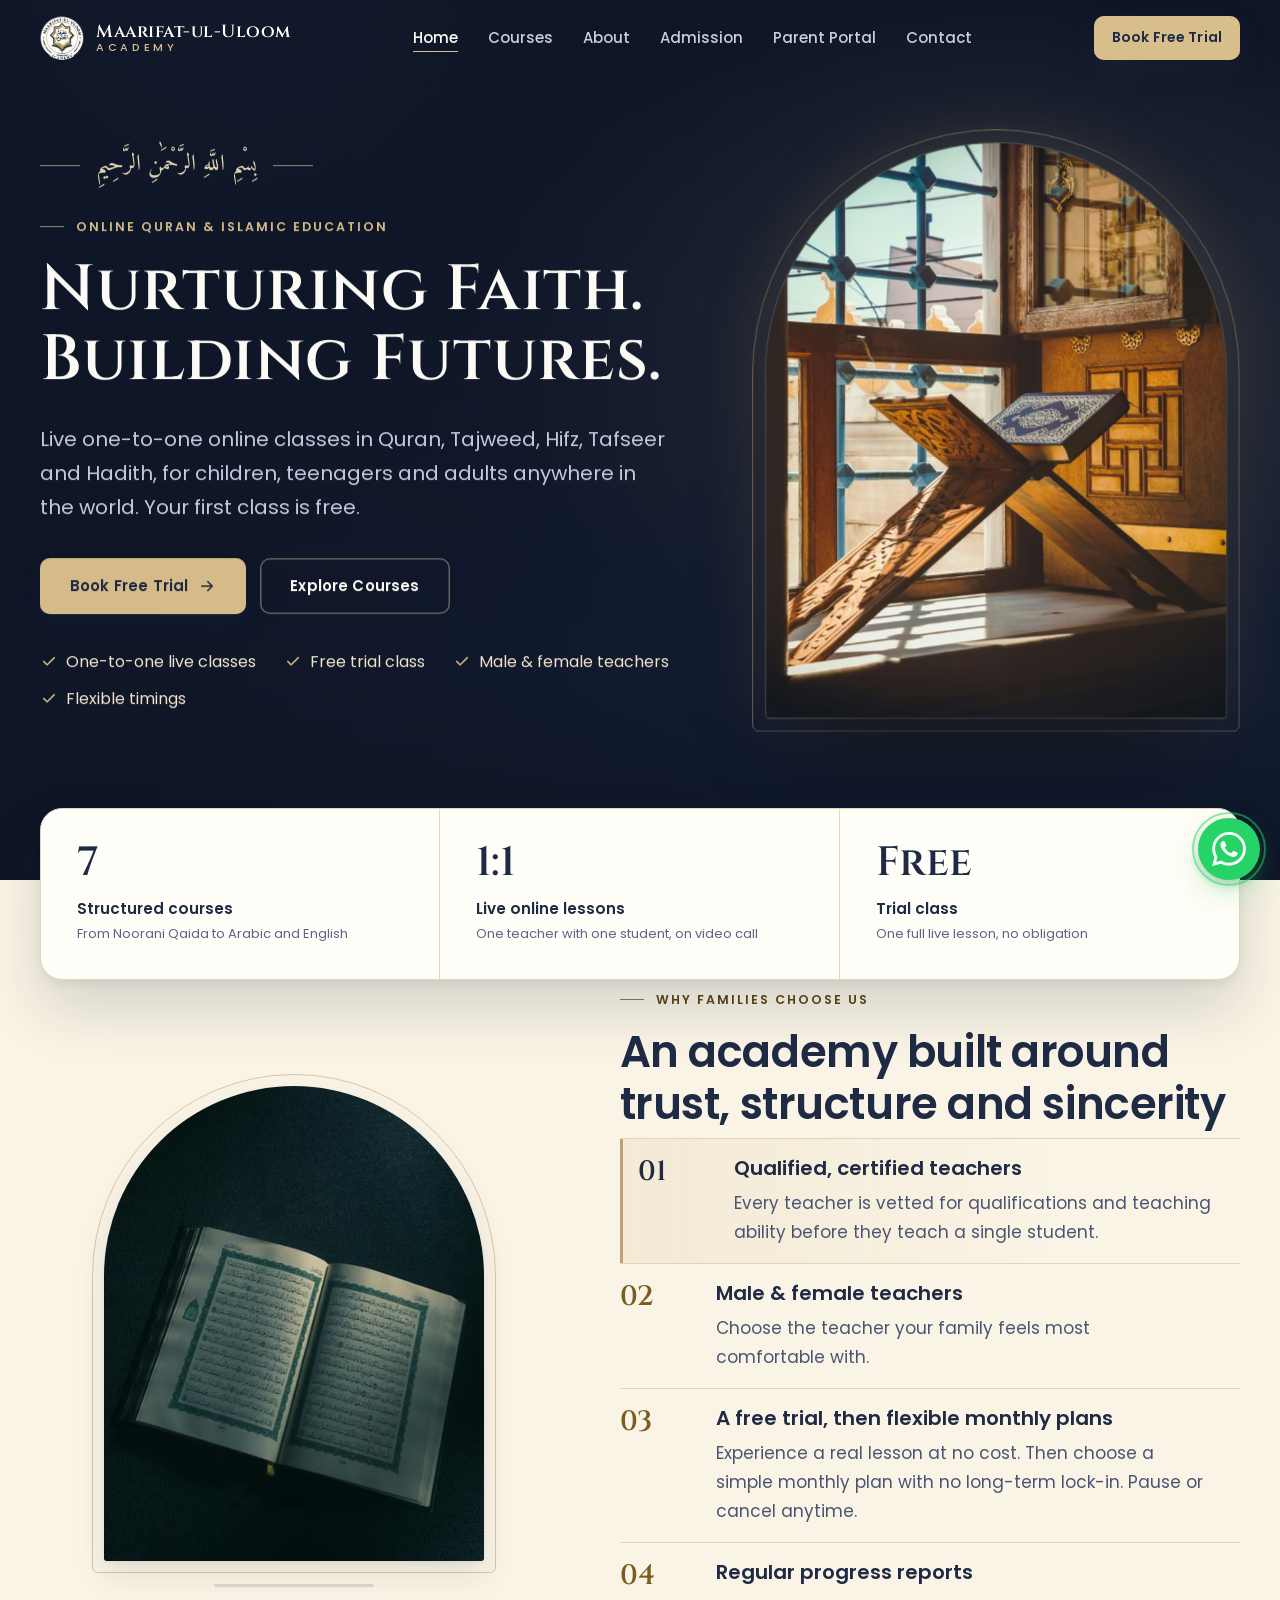
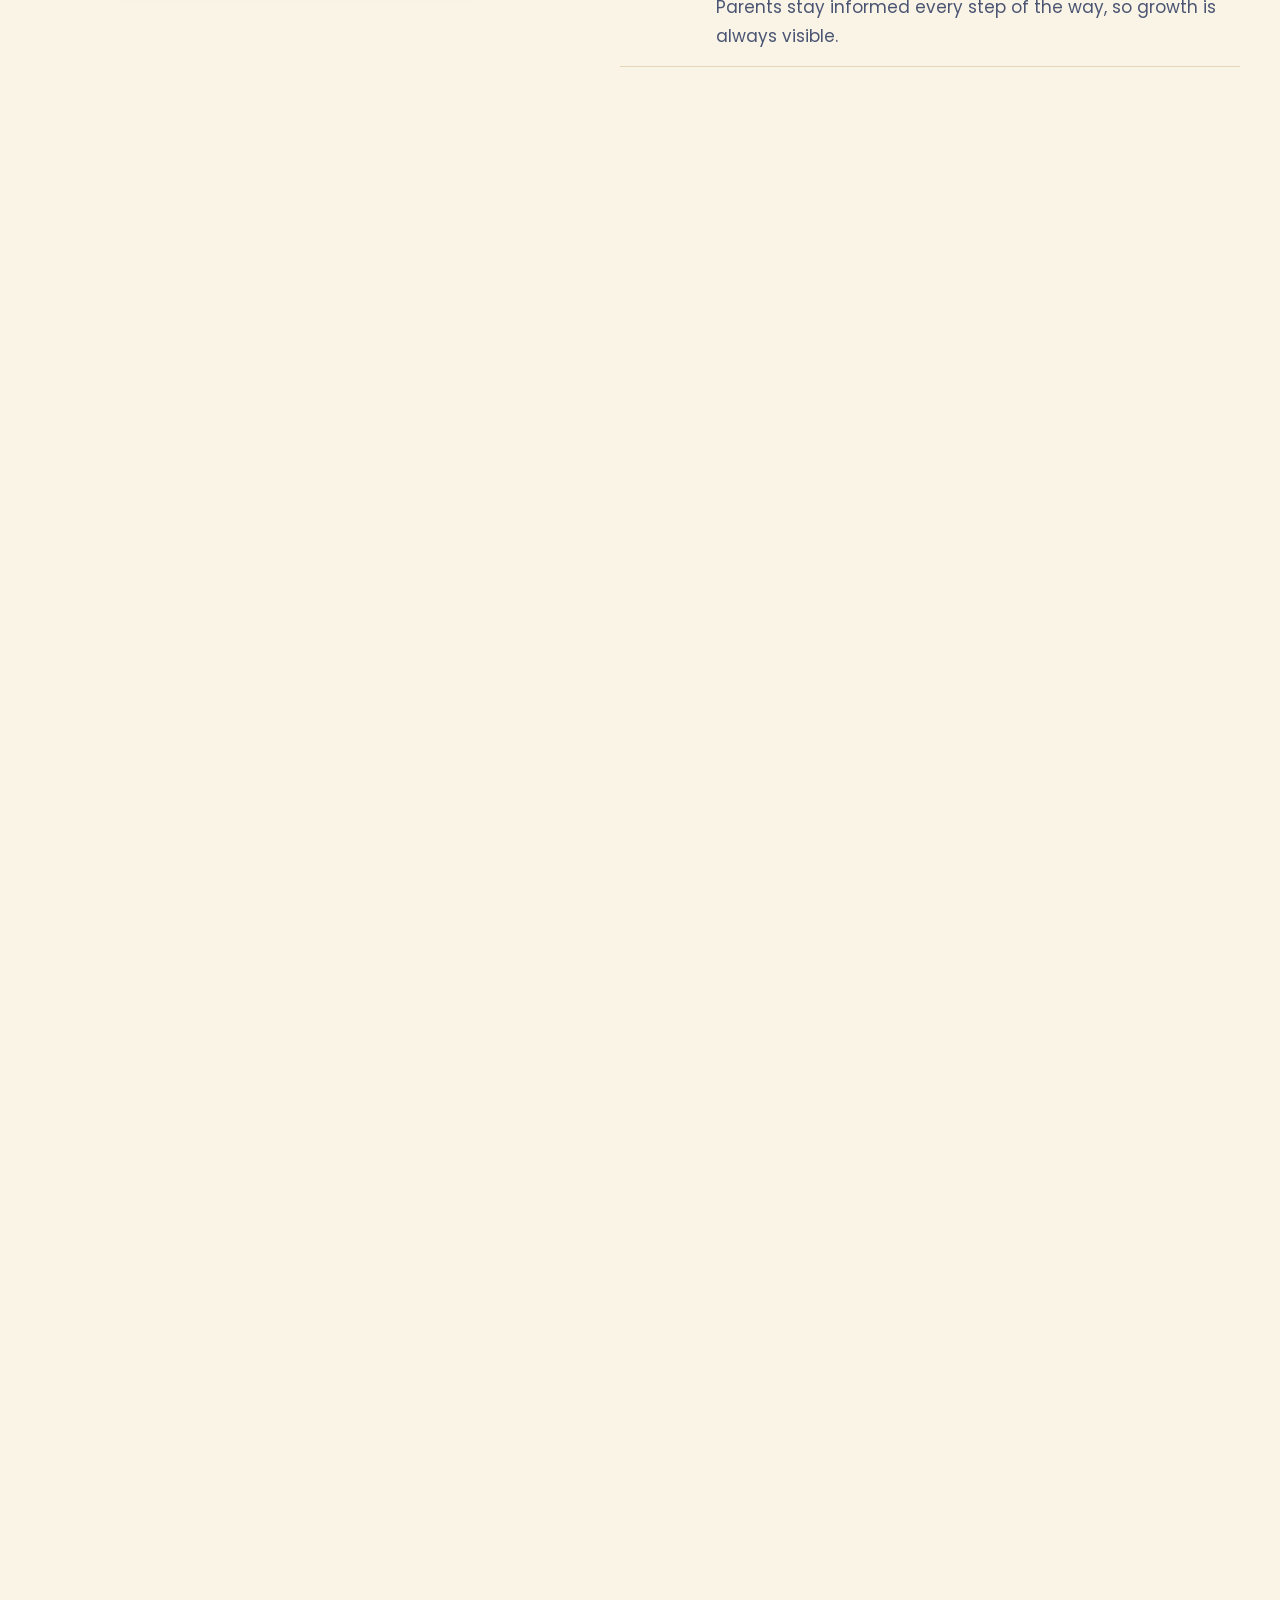
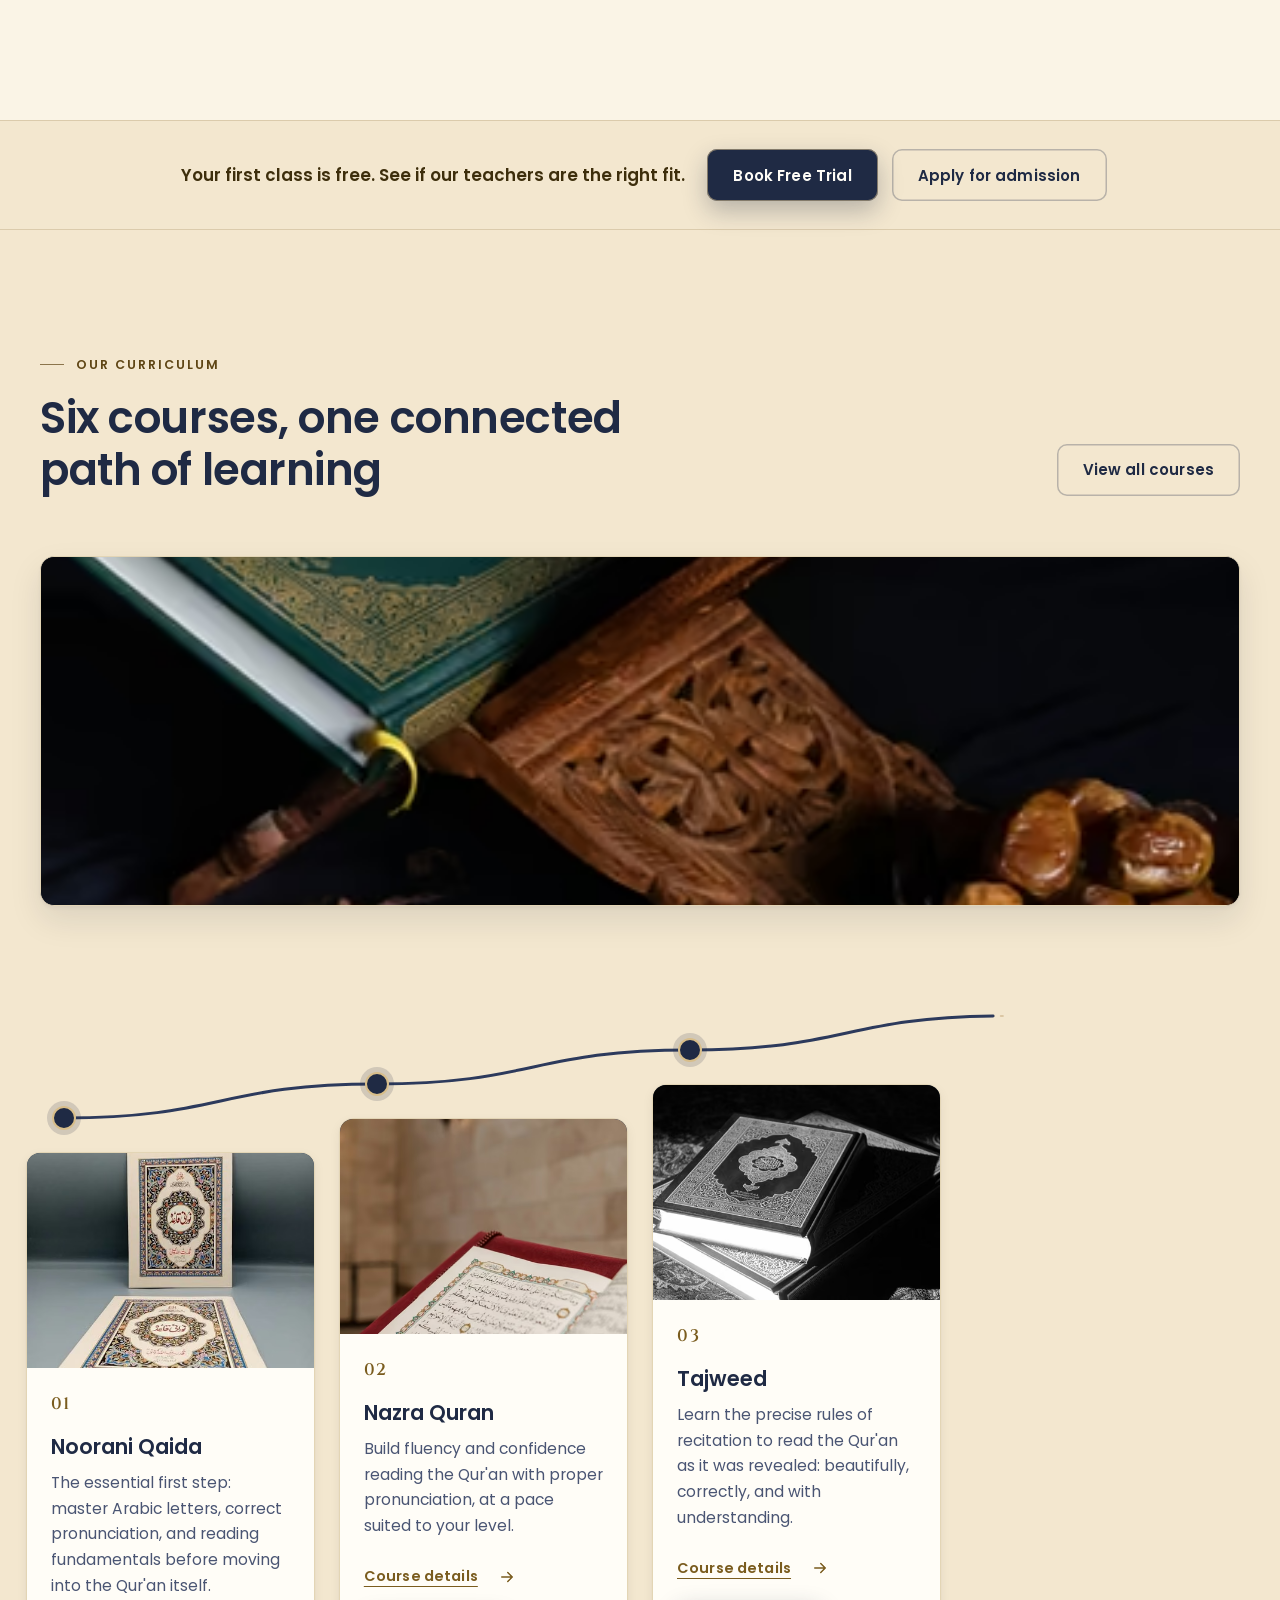
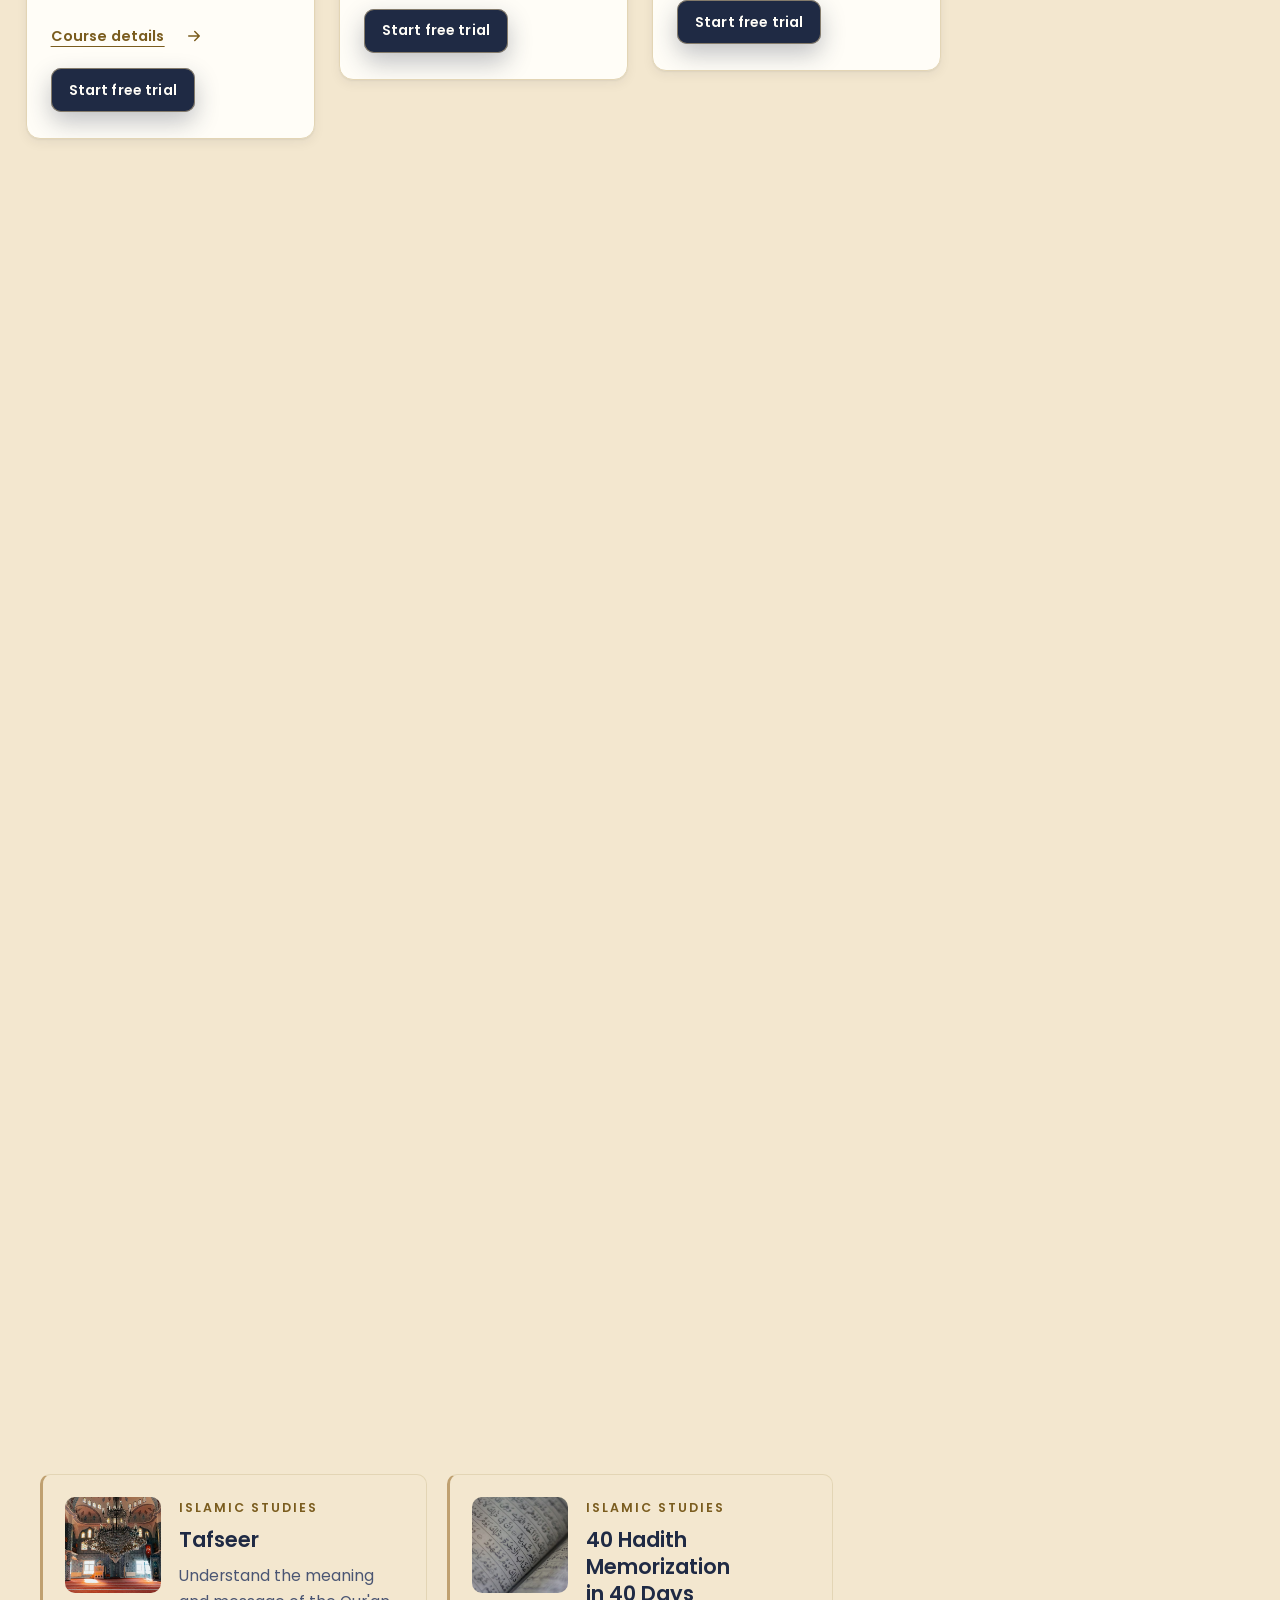
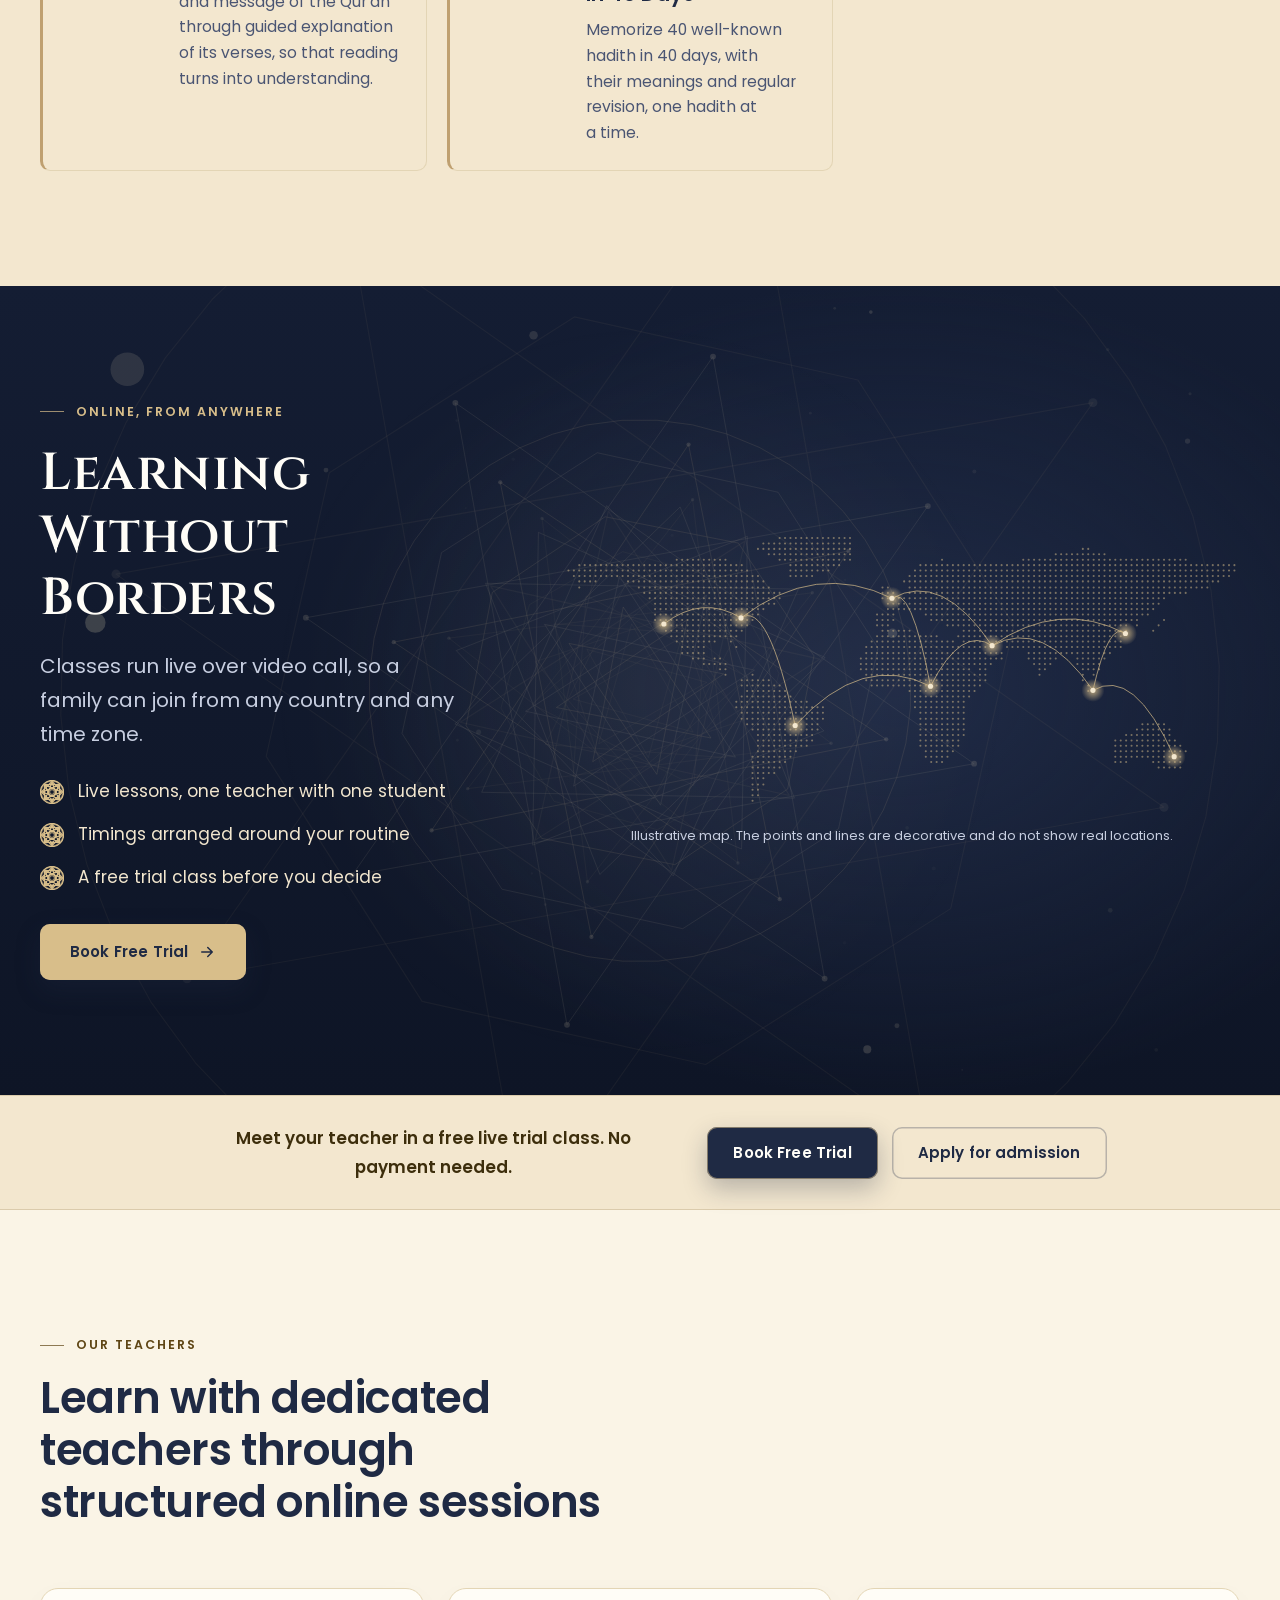
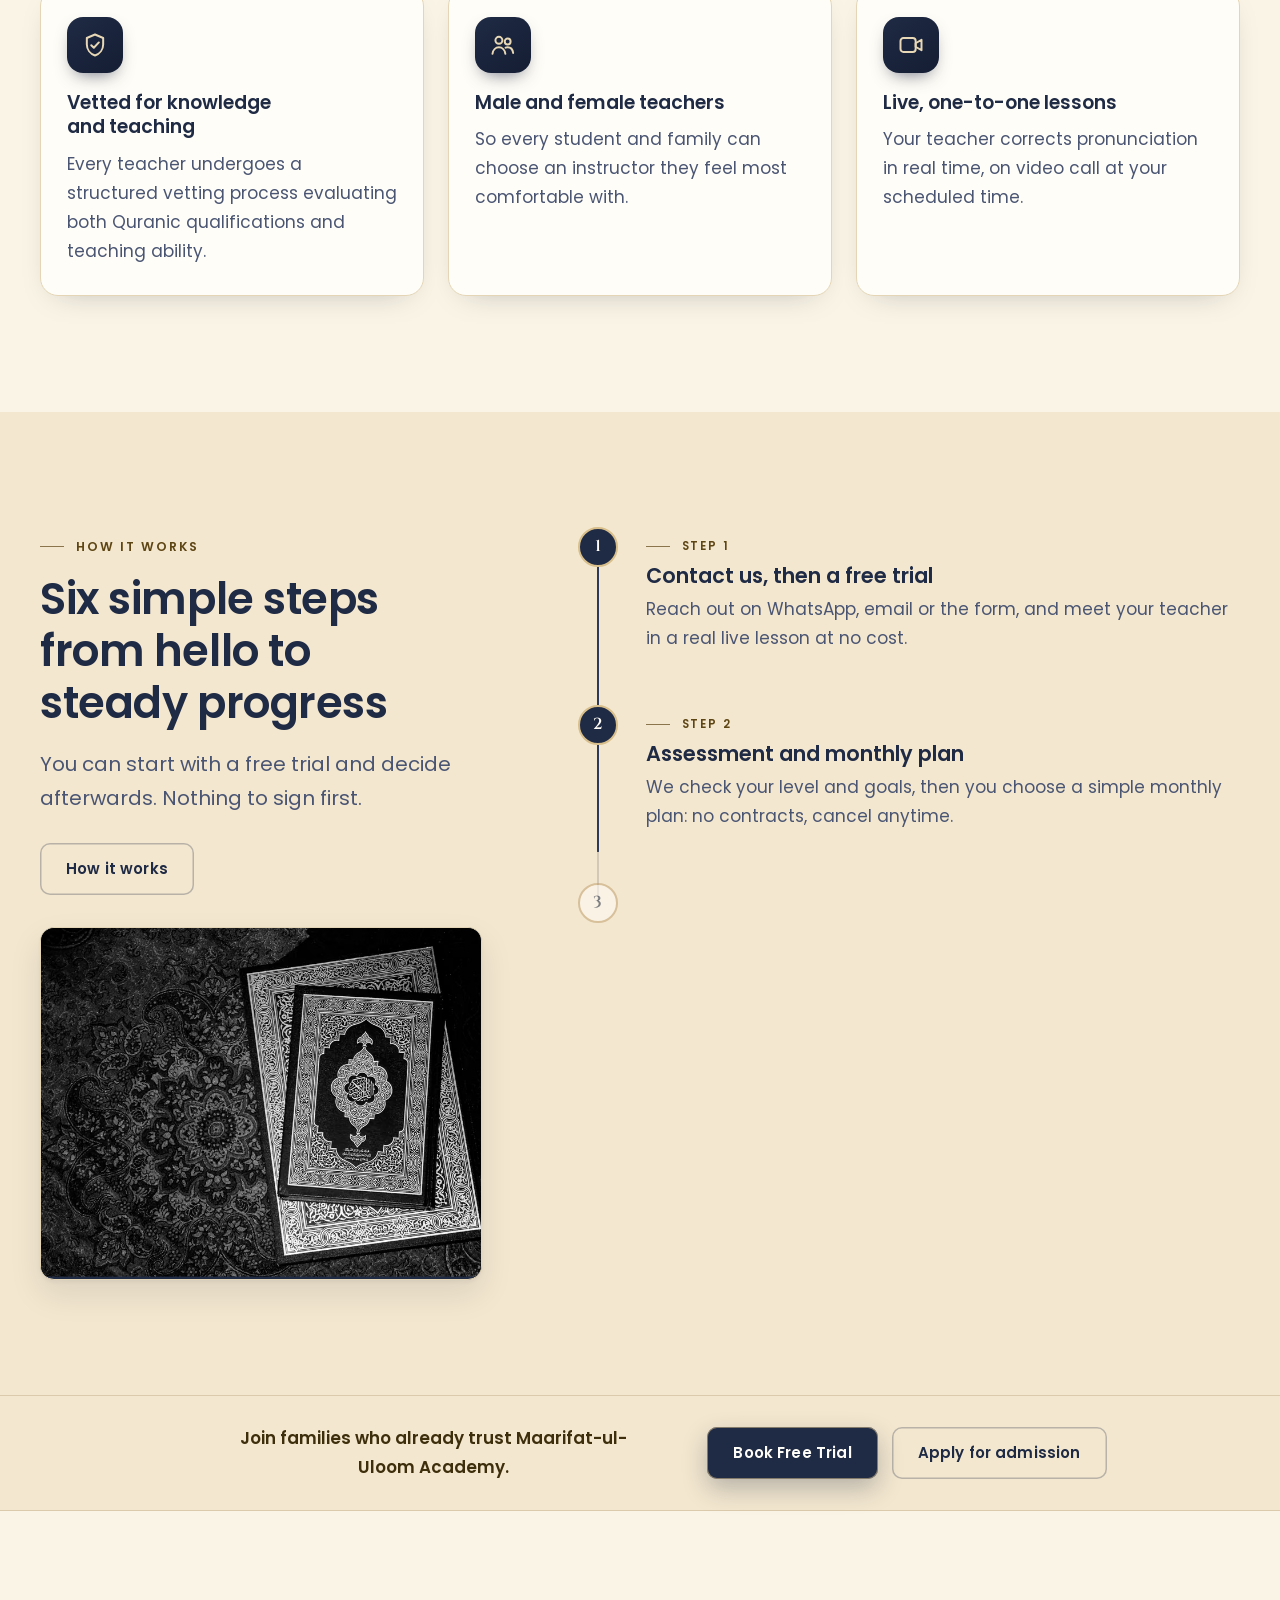
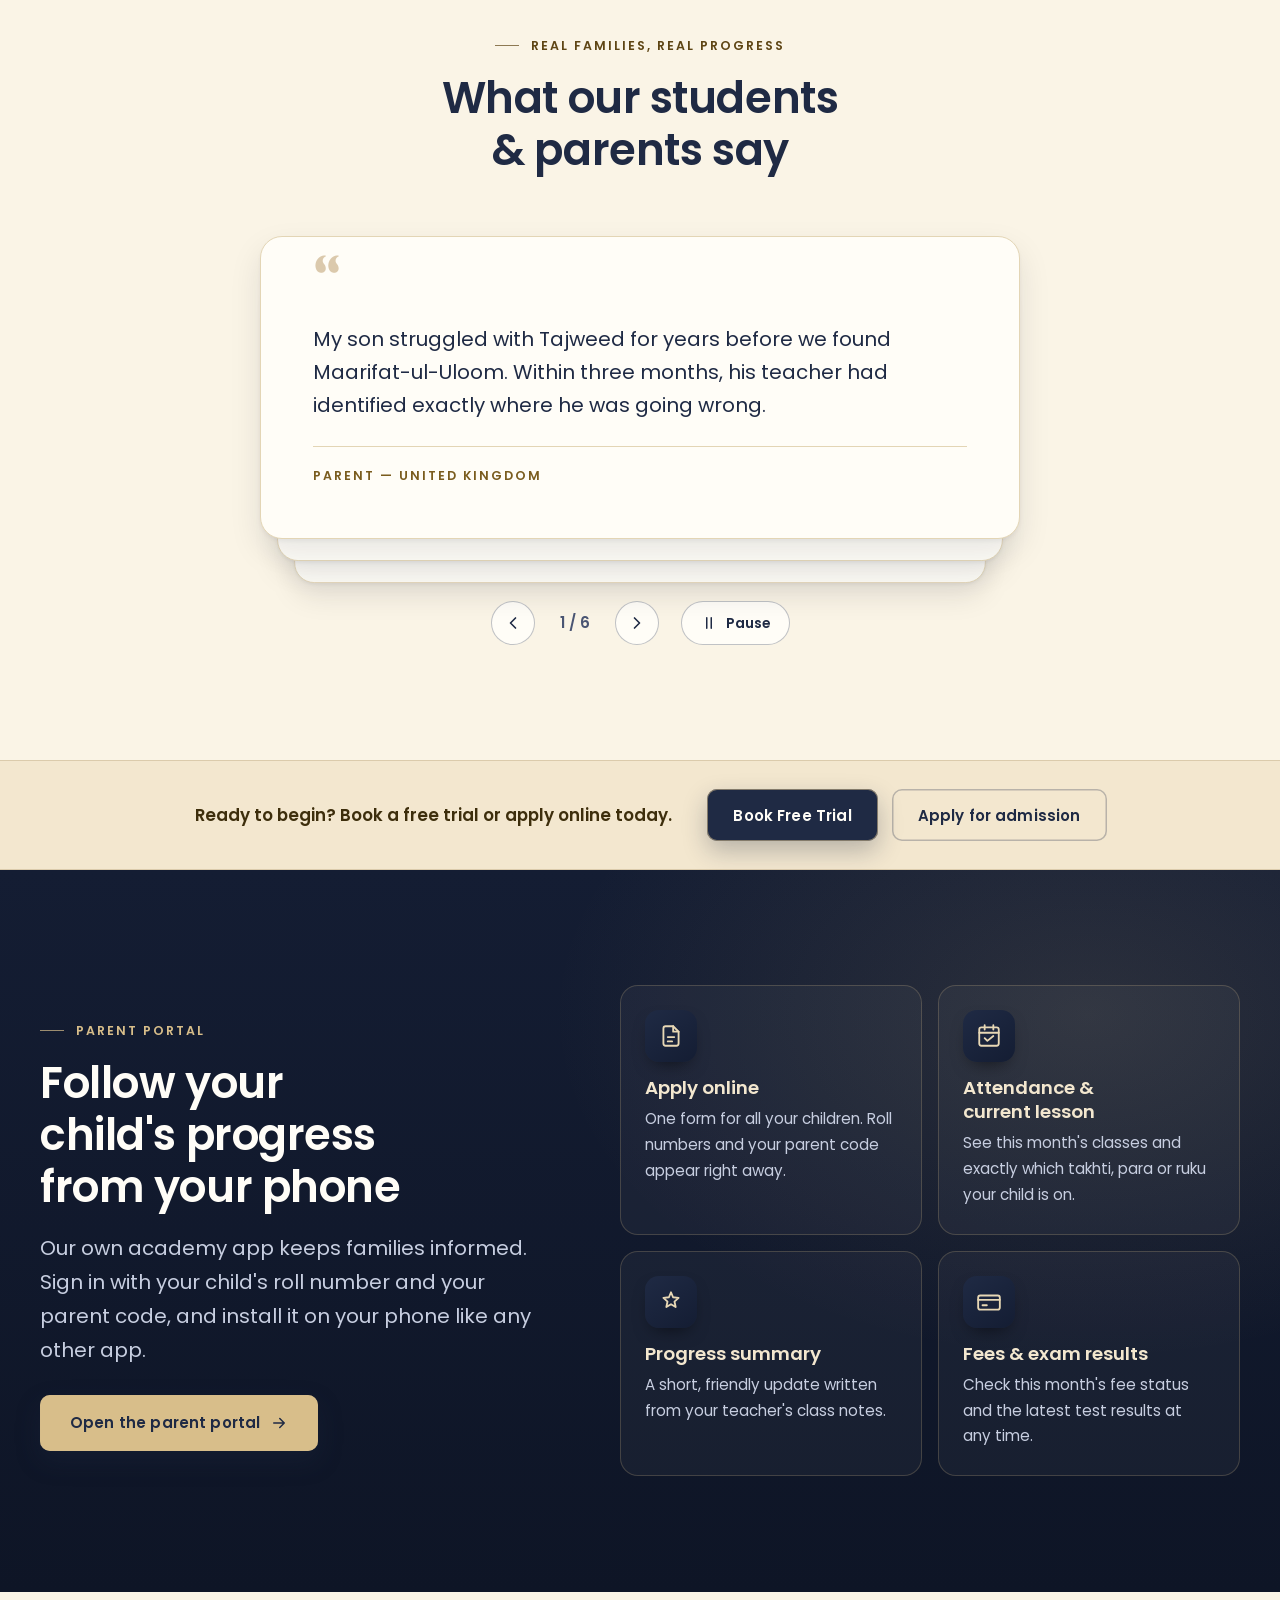
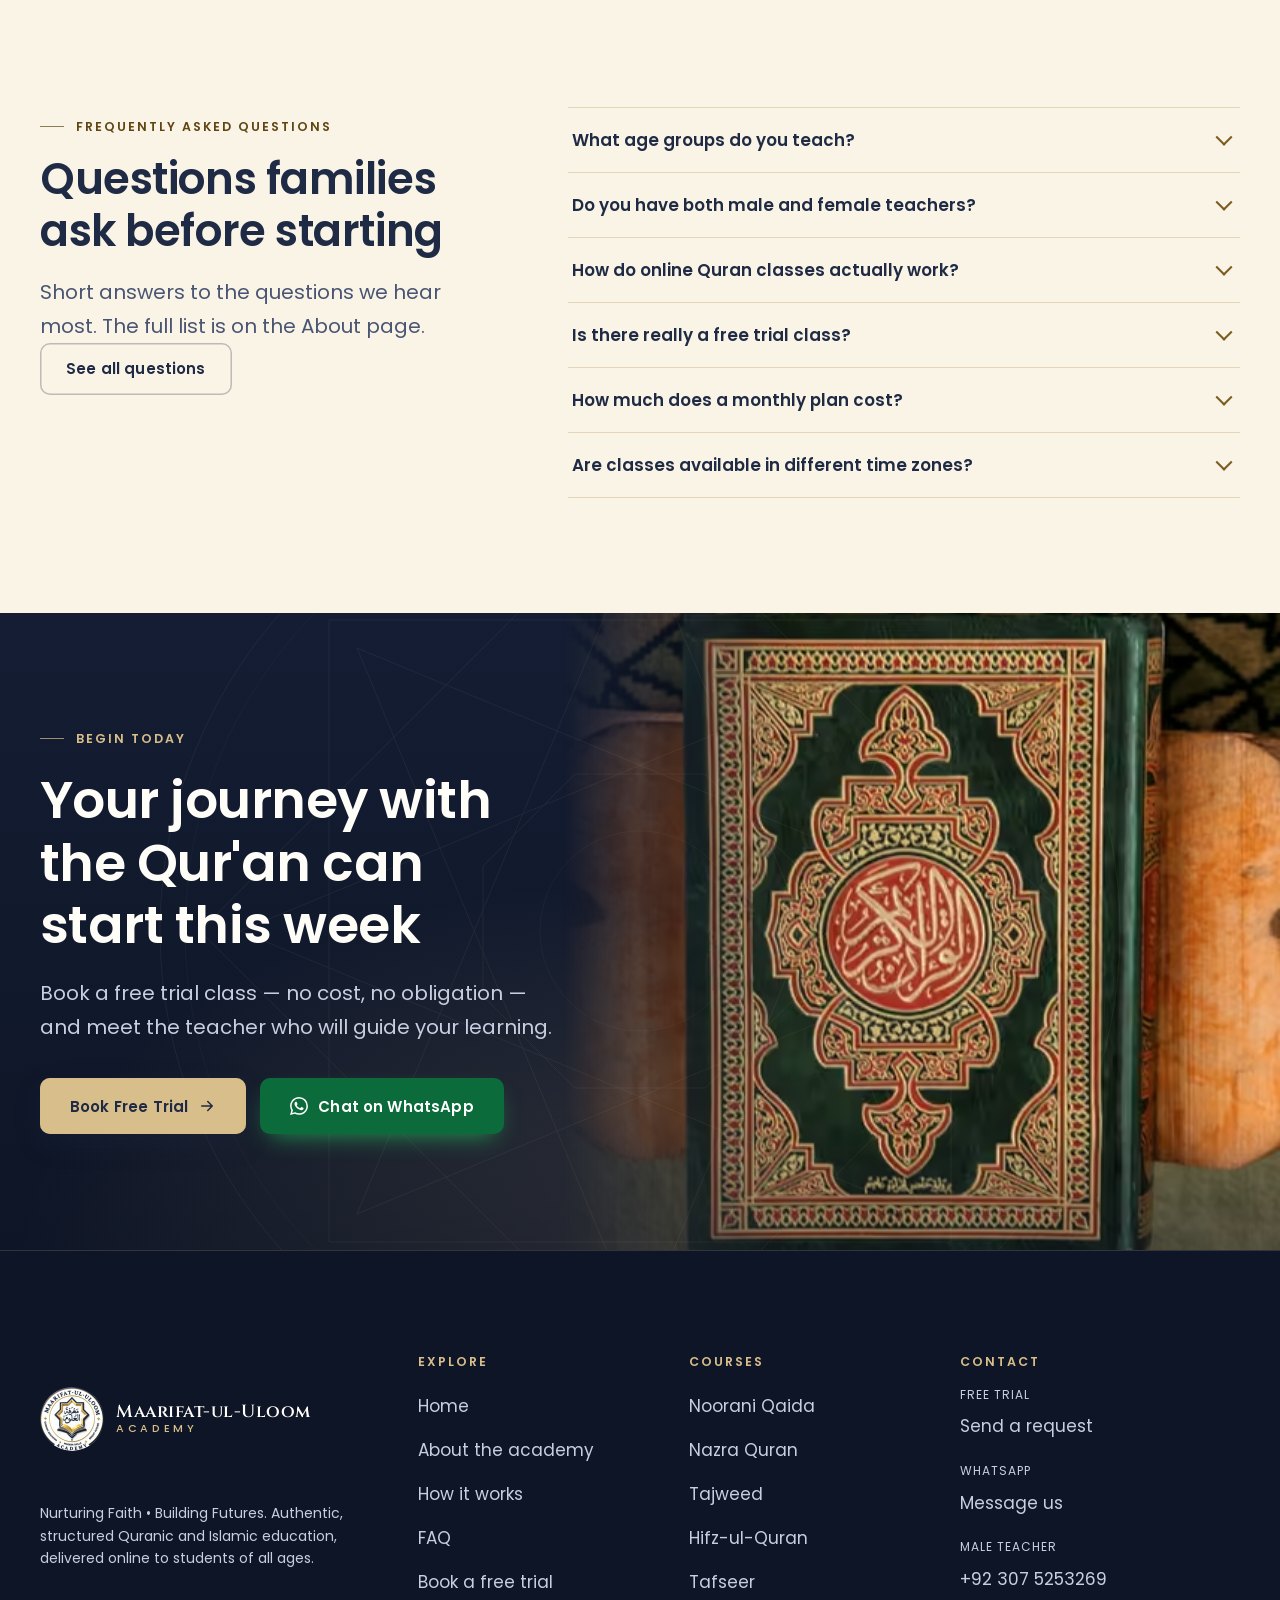
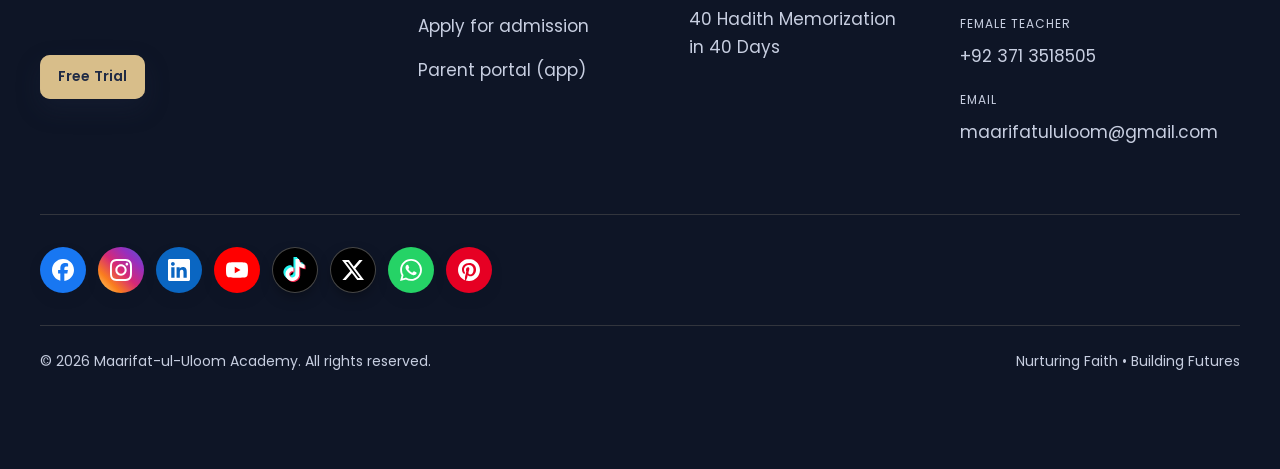
<file: index.html>
<!DOCTYPE html>
<html lang="en">
<head>
<meta charset="utf-8">
<meta name="viewport" content="width=device-width, initial-scale=1">
<title>Maarifat-ul-Uloom Academy</title>
<meta name="description" content="Online Quran and Islamic education for all ages: Noorani Qaida, Tajweed, Hifz, Arabic and English, with male and female teachers and a free trial class.">
<meta name="theme-color" content="#141D33">
<link rel="icon" href="assets/img/brand/favicon-32.png" type="image/png" sizes="32x32">
<link rel="apple-touch-icon" href="assets/img/brand/apple-touch-icon.png">

<meta property="og:type" content="website">
<meta property="og:site_name" content="Maarifat-ul-Uloom Academy">
<meta property="og:title" content="Nurturing Faith. Building Futures. | Maarifat-ul-Uloom Academy">
<meta property="og:description" content="Online Quran and Islamic education for children, teenagers and adults. Book a free trial class.">
<!-- SEO:START (domain not set. Run: python3 _setup/set-domain.py https://YOUR-DOMAIN  -> fills canonical, og:url, og:image, twitter:image, sitemap.xml, robots.txt. See SEO-SETUP.md) -->
<!-- SEO:END -->
<meta name="twitter:card" content="summary_large_image">

<script>
/* Progressive enhancement: reveal/animation styles are scoped to .js.
   If the page script has not initialised within 3s the class is removed so nothing stays hidden. */
document.documentElement.classList.add('js');
setTimeout(function () {
  var r = document.documentElement;
  if (!r.classList.contains('js-ready')) r.classList.remove('js');
}, 3000);
</script>

<link rel="preload" href="assets/fonts/cinzel-latin-600-normal.woff2" as="font" type="font/woff2" crossorigin>
<link rel="preload" href="assets/fonts/poppins-latin-400-normal.woff2" as="font" type="font/woff2" crossorigin>
<link rel="preload" as="image" type="image/avif" fetchpriority="high"
      imagesrcset="assets/img/hero/hero-quran-640.avif 640w, assets/img/hero/hero-quran-900.avif 900w, assets/img/hero/hero-quran-1200.avif 1200w"
      imagesizes="(min-width: 1024px) 460px, min(82vw, 420px)">

<link rel="stylesheet" href="assets/css/tokens.css?v=20260929c">
<link rel="stylesheet" href="assets/css/home.css?v=20260929c">
<link rel="stylesheet" href="assets/css/pages.css?v=20260929c">

<script type="application/ld+json">
{
  "@context": "https://schema.org",
  "@type": "EducationalOrganization",
  "name": "Maarifat-ul-Uloom Academy",
  "description": "Online Quran and Islamic education academy teaching Noorani Qaida, Nazra Quran, Tajweed, Hifz-ul-Quran, Tafseer and 40 Hadith Memorization.",
  "email": "maarifatululoom@gmail.com",
  "sameAs": [
    "https://facebook.com/profile.php?id=61591790594650",
    "https://instagram.com/maarifat_ul_uloom_academy",
    "https://linkedin.com/company/maarifat-ul-uloom-academy",
    "https://youtube.com/@MaarifatUlUloomAcademy",
    "https://tiktok.com/@maarifatululoomac",
    "https://x.com/MaarifatUlUloom"
  ]
}
</script>
</head>
<body>
<svg width="0" height="0" style="position:absolute" aria-hidden="true" focusable="false"><defs><symbol id="rosette" viewBox="-100 -100 200 200" fill="none" stroke="currentColor" stroke-linejoin="round"><circle r="96" vector-effect="non-scaling-stroke"/><circle r="91" vector-effect="non-scaling-stroke" opacity=".55"/><polygon points="0.0,-88.0 88.0,0.0 0.0,88.0 -88.0,0.0" vector-effect="non-scaling-stroke"/><polygon points="62.2,-62.2 62.2,62.2 -62.2,62.2 -62.2,-62.2" vector-effect="non-scaling-stroke"/><polygon points="0.0,-80.0 56.6,56.6 -80.0,0.0 56.6,-56.6 0.0,80.0 -56.6,-56.6 80.0,0.0 -56.6,56.6" vector-effect="non-scaling-stroke"/><polygon points="13.0,-31.4 31.4,-13.0 31.4,13.0 13.0,31.4 -13.0,31.4 -31.4,13.0 -31.4,-13.0 -13.0,-31.4" vector-effect="non-scaling-stroke"/><circle r="20" vector-effect="non-scaling-stroke" opacity=".7"/></symbol><symbol id="i-arrow" viewBox="0 0 24 24" fill="none" stroke="currentColor" stroke-width="2" stroke-linecap="round" stroke-linejoin="round"><path d="M5 12h14M13 6l6 6-6 6"/></symbol><symbol id="i-check" viewBox="0 0 24 24" fill="none" stroke="currentColor" stroke-width="2" stroke-linecap="round" stroke-linejoin="round"><path d="M5 12.5l4.5 4.5L19 7.5"/></symbol><symbol id="i-menu" viewBox="0 0 24 24" fill="none" stroke="currentColor" stroke-width="2" stroke-linecap="round" stroke-linejoin="round"><path d="M3 7h18M3 12h18M3 17h18"/></symbol><symbol id="i-close" viewBox="0 0 24 24" fill="none" stroke="currentColor" stroke-width="2" stroke-linecap="round" stroke-linejoin="round"><path d="M6 6l12 12M18 6L6 18"/></symbol><symbol id="i-prev" viewBox="0 0 24 24" fill="none" stroke="currentColor" stroke-width="2" stroke-linecap="round" stroke-linejoin="round"><path d="M15 18l-6-6 6-6"/></symbol><symbol id="i-next" viewBox="0 0 24 24" fill="none" stroke="currentColor" stroke-width="2" stroke-linecap="round" stroke-linejoin="round"><path d="M9 18l6-6-6-6"/></symbol><symbol id="i-pause" viewBox="0 0 24 24" fill="none" stroke="currentColor" stroke-width="2" stroke-linecap="round" stroke-linejoin="round"><path d="M9 5v14M15 5v14"/></symbol><symbol id="i-play" viewBox="0 0 24 24" fill="none" stroke="currentColor" stroke-width="2" stroke-linecap="round" stroke-linejoin="round"><path d="M7 5l12 7-12 7z"/></symbol><symbol id="i-whatsapp" viewBox="0 0 24 24" fill="currentColor"><path d="M17.472 14.382c-.297-.149-1.758-.867-2.03-.967-.273-.099-.471-.148-.67.15-.197.297-.767.966-.94 1.164-.173.199-.347.223-.644.075-.297-.15-1.255-.463-2.39-1.475-.883-.788-1.48-1.761-1.653-2.059-.173-.297-.018-.458.13-.606.134-.133.298-.347.446-.52.149-.174.198-.298.298-.497.099-.198.05-.371-.025-.52-.075-.149-.669-1.612-.916-2.207-.242-.579-.487-.5-.669-.51-.173-.008-.371-.01-.57-.01-.198 0-.52.074-.792.372-.272.297-1.04 1.016-1.04 2.479 0 1.462 1.065 2.875 1.213 3.074.149.198 2.096 3.2 5.077 4.487.709.306 1.262.489 1.694.625.712.227 1.36.195 1.871.118.571-.085 1.758-.719 2.006-1.413.248-.694.248-1.289.173-1.413-.074-.124-.272-.198-.57-.347m-5.421 7.403h-.004a9.87 9.87 0 01-5.031-1.378l-.361-.214-3.741.982.998-3.648-.235-.374a9.86 9.86 0 01-1.51-5.26c.001-5.45 4.436-9.884 9.888-9.884 2.64 0 5.122 1.03 6.988 2.898a9.825 9.825 0 012.893 6.994c-.003 5.45-4.437 9.884-9.885 9.884m8.413-18.297A11.815 11.815 0 0012.05 0C5.495 0 .16 5.335.157 11.892c0 2.096.547 4.142 1.588 5.945L.057 24l6.305-1.654a11.882 11.882 0 005.683 1.448h.005c6.554 0 11.89-5.335 11.893-11.893a11.821 11.821 0 00-3.48-8.413Z"/></symbol></defs></svg>

<a class="skip-link" href="#main">Skip to main content</a>

<!-- ============================================================
     01 · NAVIGATION
     ============================================================ -->
<header class="site-header theme-dark" data-header>
  <div class="container header__inner">
    <a class="brand" href="/" aria-label="Maarifat-ul-Uloom Academy, home">
      <img class="logo-img cms-logo" src="assets/img/brand/logo-light-128.webp" srcset="assets/img/brand/logo-light-128.webp 128w, assets/img/brand/logo-light-256.webp 256w" sizes="44px" width="44" height="44" alt="">
      <span class="brand__text">
        <span class="brand__name">Maarifat-ul-Uloom</span>
        <span class="brand__sub">Academy</span>
      </span>
    </a>

    <nav class="nav" aria-label="Primary">
      <ul>
        <li><a href="/" aria-current="page">Home</a></li>
        <li><a href="courses">Courses</a></li>
        <li><a href="about">About</a></li>
        <li><a href="about#how-it-works">How It Works</a></li>
        <li><a href="about#faq">FAQ</a></li>
        <li><a href="admission">Admission</a></li><li><a href="portal">Parent Portal</a></li>
        <li><a href="contact">Contact</a></li>
      </ul>
    </nav>

    <div class="header__actions">
      <a class="btn btn--primary btn--sm header__cta" href="contact"><span>Book Free Trial</span></a>
      <button class="nav-toggle" type="button" aria-expanded="false" aria-controls="mobile-menu" data-nav-toggle>
        <span class="sr-only" data-nav-toggle-label>Open menu</span>
        <svg class="i-open" width="22" height="22" aria-hidden="true" focusable="false"><use href="#i-menu"/></svg>
        <svg class="i-close" width="22" height="22" aria-hidden="true" focusable="false"><use href="#i-close"/></svg>
      </button>
    </div>
  </div>
</header>

<div class="mobile-menu theme-dark" id="mobile-menu" role="region" aria-label="Site menu" data-mobile-menu hidden>
  <div class="mobile-menu__inner">
    <nav aria-label="Mobile">
      <ul>
        <li><a href="/" aria-current="page">Home</a></li>
        <li><a href="courses">Courses</a></li>
        <li><a href="about">About</a></li>
        <li><a href="about#how-it-works">How It Works</a></li>
        <li><a href="about#faq">FAQ</a></li>
        <li><a href="admission">Admission</a></li><li><a href="portal">Parent Portal</a></li>
        <li><a href="contact">Contact</a></li>
      </ul>
    </nav>
    <div class="mobile-menu__cta">
      <a class="btn btn--primary btn--lg" href="contact">Book Free Trial <svg aria-hidden="true" focusable="false"><use href="#i-arrow"/></svg></a>
      <a class="btn btn--whatsapp btn--lg" href="https://wa.me/923075253269" data-contact-href="whatsappMale" data-wa-choose target="_blank" rel="noopener"><svg aria-hidden="true" focusable="false"><use href="#i-whatsapp"/></svg> WhatsApp us</a>
    </div>
  </div>
</div>



<main id="main" tabindex="-1">

<!-- ============================================================
     02 · CINEMATIC HERO
     ============================================================ -->
<section class="hero theme-dark" data-sp data-hero aria-labelledby="hero-title">
  <div class="hero__bg" aria-hidden="true">
    <canvas class="lattice" data-lattice="hero" data-align="right"></canvas>
    <div class="hero__rosette parallax" style="--d:-.6"><svg viewBox="0 0 200 200" stroke-width="1" color="#D8BE8A"><use href="#rosette"/></svg></div>
  </div>

  <div class="container hero__inner">
    <div class="hero__copy">
      <div class="hero__bismillah">
        <span class="hero__rule" aria-hidden="true"></span>
        <!-- Arabic text is real HTML text, never part of an image. Wording to be verified by a teacher before launch. -->
        <p class="arabic" lang="ar" dir="rtl">بِسْمِ اللَّهِ الرَّحْمَٰنِ الرَّحِيمِ</p>
        <span class="hero__rule" aria-hidden="true"></span>
      </div>

      <p class="label hero__eyebrow">Online Quran &amp; Islamic Education</p>

      <h1 class="hero__title" id="hero-title">
        <span class="hero__line"><span class="hero__line-in" style="--i:0" data-sync="home.heroTagline" data-sync-suffix=".">Nurturing Faith.</span></span>
        <span class="hero__line"><span class="hero__line-in" style="--i:1" data-sync="home.heroTaglineSecond" data-sync-suffix=".">Building Futures.</span></span>
      </h1>

      <p class="lead hero__lead">
        Live one-to-one online classes in Quran, Tajweed, Hifz, Tafseer and Hadith, for children, teenagers and adults anywhere in the world. Your first class is free.
      </p>

      <div class="hero__actions">
        <a class="btn btn--primary btn--lg" href="contact"><span data-sync="home.heroCtaPrimary">Book Free Trial</span> <svg aria-hidden="true" focusable="false"><use href="#i-arrow"/></svg></a>
        <a class="btn btn--secondary btn--lg" href="courses" data-sync="home.heroCtaSecondary">Explore Courses</a>
      </div>

      <ul class="hero__points" aria-label="Highlights">
        <li><svg aria-hidden="true" focusable="false"><use href="#i-check"/></svg> One-to-one live classes</li>
        <li><svg aria-hidden="true" focusable="false"><use href="#i-check"/></svg> Free trial class</li>
        <li><svg aria-hidden="true" focusable="false"><use href="#i-check"/></svg> Male &amp; female teachers</li>
        <li><svg aria-hidden="true" focusable="false"><use href="#i-check"/></svg> Flexible timings</li>
      </ul>
    </div>

    <!-- HERO photo slot: real photograph of a physical Qur'an (see assets/img/README-IMAGES.md). Empty until a verified photo is added: REAL_PHOTO_REQUIRED -->
    <div class="hero__art" data-depth>
      <div class="hero__frame">
        <picture>
        <source type="image/avif" sizes="(min-width: 1024px) 460px, min(82vw, 420px)" srcset="assets/img/hero/hero-quran-640.avif 640w, assets/img/hero/hero-quran-900.avif 900w, assets/img/hero/hero-quran-1200.avif 1200w">
        <source type="image/webp" sizes="(min-width: 1024px) 460px, min(82vw, 420px)" srcset="assets/img/hero/hero-quran-640.webp 640w, assets/img/hero/hero-quran-900.webp 900w, assets/img/hero/hero-quran-1200.webp 1200w">
        <img src="assets/img/hero/hero-quran-900.webp" width="900" height="1125" fetchpriority="high" decoding="async" alt="A Qur&#x27;an with a blue decorated cover resting on a carved wooden rehal on a sunlit windowsill beside a lattice window">
      </picture>
      </div>
    </div>
  </div>
</section>

<!-- ============================================================
     03 · TRUST / PROOF STRIP
     ============================================================ -->
<section class="trust" aria-label="At a glance">
  <div class="container">
    <ul class="trust__grid reveal">
      <li class="trust__cell">
        <p class="trust__num"><span data-count-to="7">7</span></p>
        <p class="trust__label">Structured courses</p>
        <p class="trust__sub">From Noorani Qaida to Arabic and English</p>
      </li>
      <li class="trust__cell">
        <p class="trust__num">1:1</p>
        <p class="trust__label">Live online lessons</p>
        <p class="trust__sub">One teacher with one student, on video call</p>
      </li>
      <li class="trust__cell">
        <p class="trust__num">Free</p>
        <p class="trust__label">Trial class</p>
        <p class="trust__sub">One full live lesson, no obligation</p>
      </li>
      <!-- No fourth "verified figure" cell on purpose: the strip shows only facts that are true by design.
           Add a student/teacher/country count here ONLY after the academy confirms an exact figure in writing. -->
    </ul>
  </div>
</section>

<!-- ============================================================
     04 · WHY FAMILIES CHOOSE US
     ============================================================ -->
<section class="why section" data-scene data-scene-items=".benefit" id="why-us" aria-labelledby="why-title">
  <div class="container why__grid">
    <!-- WHY photo slot: real Qur'an-study photograph (REAL_PHOTO_REQUIRED until added) -->
    <div class="why__art reveal">
      <figure class="why__frame reveal--mask">
        <picture>
        <source type="image/avif" sizes="(min-width: 900px) 420px, min(86vw, 420px)" srcset="assets/img/visual/why-study-480.avif 480w, assets/img/visual/why-study-800.avif 800w, assets/img/visual/why-study-1000.avif 1000w">
        <source type="image/webp" sizes="(min-width: 900px) 420px, min(86vw, 420px)" srcset="assets/img/visual/why-study-480.webp 480w, assets/img/visual/why-study-800.webp 800w, assets/img/visual/why-study-1000.webp 1000w">
        <img src="assets/img/visual/why-study-800.webp" width="800" height="1000" loading="lazy" decoding="async" alt="An open Qur&#x27;an showing two pages of Arabic text, softly lit on dark cloth">
      </picture>
      </figure>
    </div>

    <div class="why__body">
      <header class="section-head reveal" style="--i:3">
        <p class="label">Why families choose us</p>
        <h2 id="why-title">An academy built around trust, structure and sincerity</h2>
      </header>

      <ol class="benefits">
        <li class="benefit reveal" style="--i:5">
          <span class="benefit__num" aria-hidden="true">01</span>
          <div>
            <h3>Qualified, certified teachers</h3>
            <p>Every teacher is vetted for qualifications and teaching ability before they teach a single student.</p>
          </div>
        </li>
        <li class="benefit reveal" style="--i:6">
          <span class="benefit__num" aria-hidden="true">02</span>
          <div>
            <h3>Male &amp; female teachers</h3>
            <p>Choose the teacher your family feels most comfortable with.</p>
          </div>
        </li>
        <li class="benefit reveal" style="--i:7">
          <span class="benefit__num" aria-hidden="true">03</span>
          <div>
            <h3>A free trial, then flexible monthly plans</h3>
            <p>Experience a real lesson at no cost. Then choose a simple monthly plan with no long-term lock-in. Pause or cancel anytime.</p>
          </div>
        </li>
        <li class="benefit reveal" style="--i:8">
          <span class="benefit__num" aria-hidden="true">04</span>
          <div>
            <h3>Regular progress reports</h3>
            <p>Parents stay informed every step of the way, so growth is always visible.</p>
          </div>
        </li>
      </ol>
    </div>
  </div>
</section>

<!-- ============================================================
     05 · COURSE PATHWAY
     ============================================================ -->
<section class="cta-band" aria-label="Free trial"><div class="container cta-band__in"><p>Your first class is free. See if our teachers are the right fit.</p><a class="btn btn--primary" href="contact">Book Free Trial</a><a class="btn btn--secondary" href="admission">Apply for admission</a></div></section>
<section class="pathway section" id="courses" aria-labelledby="pathway-title">
  <div class="container">
    <header class="section-head section-head--row reveal">
      <div>
        <p class="label">Our curriculum</p>
        <h2 id="pathway-title">Six courses, one connected path of learning</h2>
      </div>
      <a class="btn btn--secondary" href="courses">View all courses</a>
    </header>

    <figure class="pathway__visual reveal--mask" data-sp aria-hidden="true">
      <picture>
        <source media="(max-width: 719px)" type="image/avif" sizes="92vw" srcset="assets/img/visual/pathway-detail-m-480.avif 480w, assets/img/visual/pathway-detail-m-800.avif 800w">
        <source media="(max-width: 719px)" type="image/webp" sizes="92vw" srcset="assets/img/visual/pathway-detail-m-480.webp 480w, assets/img/visual/pathway-detail-m-800.webp 800w">
        <source type="image/avif" sizes="(min-width: 1240px) 1200px, 92vw" srcset="assets/img/visual/pathway-detail-900.avif 900w, assets/img/visual/pathway-detail-1400.avif 1400w, assets/img/visual/pathway-detail-1800.avif 1800w">
        <source type="image/webp" sizes="(min-width: 1240px) 1200px, 92vw" srcset="assets/img/visual/pathway-detail-900.webp 900w, assets/img/visual/pathway-detail-1400.webp 1400w, assets/img/visual/pathway-detail-1800.webp 1800w">
        <img src="assets/img/visual/pathway-detail-1400.webp" width="1400" height="408" loading="lazy" decoding="async" alt="">
      </picture>
    </figure>

    <div class="pathway__stage" data-path>
      <svg class="pathway__line" aria-hidden="true" focusable="false"><path class="pathway__track" d=""/><path class="pathway__draw" d=""/></svg>
      <ol class="pathway__steps">
        <li class="pstep" style="--i:0" data-course-id="noorani-qaida">
          <span class="pstep__node" data-node aria-hidden="true"></span>
          <article class="card card--media">
            <div class="card__media" aria-hidden="true"><!-- REAL_PHOTO_REQUIRED: c_noorani-qaida (Homepage, course card: Noorani Qaida) -->
        <picture><source type="image/avif" sizes="(min-width: 768px) 33vw, 92vw" srcset="assets/img/courses/c_noorani-qaida-480.avif 480w, assets/img/courses/c_noorani-qaida-554.avif 554w"><source type="image/webp" sizes="(min-width: 768px) 33vw, 92vw" srcset="assets/img/courses/c_noorani-qaida-480.webp 480w, assets/img/courses/c_noorani-qaida-554.webp 554w"><img src="assets/img/courses/c_noorani-qaida-554.webp" width="800" height="600" loading="lazy" decoding="async" alt=""></picture></div>
            <p class="card__num">01</p>
            <h3 data-course-title>Noorani Qaida</h3>
            <p data-course-desc>The essential first step: master Arabic letters, correct pronunciation, and reading fundamentals before moving into the Qur'an itself.</p>
            <div class="card__ctas"><a class="btn btn--link card__link" href="courses#noorani-qaida">Course details<span class="sr-only">: Noorani Qaida</span> <svg aria-hidden="true" focusable="false"><use href="#i-arrow"/></svg></a><a class="btn btn--primary btn--sm" href="contact?course=noorani-qaida">Start free trial<span class="sr-only">: Noorani Qaida</span></a></div>
          </article>
        </li>
        <li class="pstep" style="--i:1" data-course-id="quran-reading">
          <span class="pstep__node" data-node aria-hidden="true"></span>
          <article class="card card--media">
            <div class="card__media" aria-hidden="true"><!-- REAL_PHOTO_REQUIRED: c_quran-reading (Homepage, course card: Quran Reading) -->
        <picture><source type="image/avif" sizes="(min-width: 768px) 33vw, 92vw" srcset="assets/img/courses/c_quran-reading-480.avif 480w, assets/img/courses/c_quran-reading-800.avif 800w, assets/img/courses/c_quran-reading-1200.avif 1200w"><source type="image/webp" sizes="(min-width: 768px) 33vw, 92vw" srcset="assets/img/courses/c_quran-reading-480.webp 480w, assets/img/courses/c_quran-reading-800.webp 800w, assets/img/courses/c_quran-reading-1200.webp 1200w"><img src="assets/img/courses/c_quran-reading-800.webp" width="800" height="600" loading="lazy" decoding="async" alt=""></picture></div>
            <p class="card__num">02</p>
            <h3 data-course-title>Nazra Quran</h3>
            <p data-course-desc>Build fluency and confidence reading the Qur'an with proper pronunciation, at a pace suited to your level.</p>
            <div class="card__ctas"><a class="btn btn--link card__link" href="courses#quran-reading">Course details<span class="sr-only">: Nazra Quran</span> <svg aria-hidden="true" focusable="false"><use href="#i-arrow"/></svg></a><a class="btn btn--primary btn--sm" href="contact?course=quran-reading">Start free trial<span class="sr-only">: Nazra Quran</span></a></div>
          </article>
        </li>
        <li class="pstep" style="--i:2" data-course-id="tajweed">
          <span class="pstep__node" data-node aria-hidden="true"></span>
          <article class="card card--media">
            <div class="card__media" aria-hidden="true"><!-- REAL_PHOTO_REQUIRED: c_tajweed (Homepage, course card: Tajweed) -->
        <picture><source type="image/avif" sizes="(min-width: 768px) 33vw, 92vw" srcset="assets/img/courses/c_tajweed-480.avif 480w, assets/img/courses/c_tajweed-800.avif 800w, assets/img/courses/c_tajweed-1200.avif 1200w"><source type="image/webp" sizes="(min-width: 768px) 33vw, 92vw" srcset="assets/img/courses/c_tajweed-480.webp 480w, assets/img/courses/c_tajweed-800.webp 800w, assets/img/courses/c_tajweed-1200.webp 1200w"><img src="assets/img/courses/c_tajweed-800.webp" width="800" height="600" loading="lazy" decoding="async" alt=""></picture></div>
            <p class="card__num">03</p>
            <h3 data-course-title>Tajweed</h3>
            <p data-course-desc>Learn the precise rules of recitation to read the Qur'an as it was revealed: beautifully, correctly, and with understanding.</p>
            <div class="card__ctas"><a class="btn btn--link card__link" href="courses#tajweed">Course details<span class="sr-only">: Tajweed</span> <svg aria-hidden="true" focusable="false"><use href="#i-arrow"/></svg></a><a class="btn btn--primary btn--sm" href="contact?course=tajweed">Start free trial<span class="sr-only">: Tajweed</span></a></div>
          </article>
        </li>
        <li class="pstep" style="--i:3" data-course-id="hifz-support">
          <span class="pstep__node" data-node aria-hidden="true"></span>
          <article class="card card--media">
            <div class="card__media" aria-hidden="true"><!-- REAL_PHOTO_REQUIRED: c_hifz-support (Homepage, course card: Hifz) -->
        <picture><source type="image/avif" sizes="(min-width: 768px) 33vw, 92vw" srcset="assets/img/courses/c_hifz-support-480.avif 480w, assets/img/courses/c_hifz-support-800.avif 800w, assets/img/courses/c_hifz-support-1200.avif 1200w"><source type="image/webp" sizes="(min-width: 768px) 33vw, 92vw" srcset="assets/img/courses/c_hifz-support-480.webp 480w, assets/img/courses/c_hifz-support-800.webp 800w, assets/img/courses/c_hifz-support-1200.webp 1200w"><img src="assets/img/courses/c_hifz-support-800.webp" width="800" height="600" loading="lazy" decoding="async" alt=""></picture></div>
            <p class="card__num">04</p>
            <h3 data-course-title>Hifz-ul-Quran</h3>
            <p data-course-desc>Structured memorization guidance with regular revision cycles, designed to build lasting retention, not just short-term recall.</p>
            <div class="card__ctas"><a class="btn btn--link card__link" href="courses#hifz-support">Course details<span class="sr-only">: Hifz-ul-Quran</span> <svg aria-hidden="true" focusable="false"><use href="#i-arrow"/></svg></a><a class="btn btn--primary btn--sm" href="contact?course=hifz-support">Start free trial<span class="sr-only">: Hifz-ul-Quran</span></a></div>
          </article>
        </li>
      </ol>
    </div>

    <div class="alongside">
      <p class="label reveal">Alongside the Qur'an pathway</p>
      <ul class="alongside__grid">
        <li class="card card--flat card--thumb reveal" data-course-id="tafseer">
          <div class="card__thumb" aria-hidden="true"><!-- REAL_PHOTO_REQUIRED: c_islamic-studies (Homepage, course card: Islamic Studies) -->
        <picture><source type="image/avif" sizes="(min-width: 768px) 33vw, 92vw" srcset="assets/img/courses/c_islamic-studies-480.avif 480w, assets/img/courses/c_islamic-studies-800.avif 800w, assets/img/courses/c_islamic-studies-1200.avif 1200w"><source type="image/webp" sizes="(min-width: 768px) 33vw, 92vw" srcset="assets/img/courses/c_islamic-studies-480.webp 480w, assets/img/courses/c_islamic-studies-800.webp 800w, assets/img/courses/c_islamic-studies-1200.webp 1200w"><img src="assets/img/courses/c_islamic-studies-800.webp" width="800" height="600" loading="lazy" decoding="async" alt=""></picture></div>
          <div class="card__text">
            <p class="card__tag">Islamic Studies</p>
          <h3 data-course-title>Tafseer</h3>
          <p data-course-desc>Understand the meaning and message of the Qur'an through guided explanation of its verses, so that reading turns into understanding.</p>
          </div>
        </li>
        <li class="card card--flat card--thumb reveal" style="--i:1" data-course-id="hadith-40">
          <div class="card__thumb" aria-hidden="true"><!-- REAL_PHOTO_REQUIRED: c_arabic-language (Homepage, course card: Arabic Language) -->
        <picture><source type="image/avif" sizes="(min-width: 768px) 33vw, 92vw" srcset="assets/img/courses/c_arabic-language-480.avif 480w, assets/img/courses/c_arabic-language-800.avif 800w, assets/img/courses/c_arabic-language-1200.avif 1200w"><source type="image/webp" sizes="(min-width: 768px) 33vw, 92vw" srcset="assets/img/courses/c_arabic-language-480.webp 480w, assets/img/courses/c_arabic-language-800.webp 800w, assets/img/courses/c_arabic-language-1200.webp 1200w"><img src="assets/img/courses/c_arabic-language-800.webp" width="800" height="600" loading="lazy" decoding="async" alt=""></picture></div>
          <div class="card__text">
            <p class="card__tag">Islamic Studies</p>
          <h3 data-course-title>40 Hadith Memorization in 40 Days</h3>
          <p data-course-desc>Memorize 40 well-known hadith in 40 days, with their meanings and regular revision, one hadith at a time.</p>
          </div>
        </li>
              </ul>
    </div>
  </div>
</section>

<!-- ============================================================
     06 · LEARNING WITHOUT BORDERS
     ============================================================ -->
<section class="world section theme-dark" aria-labelledby="world-title">
  <div class="band-bg" aria-hidden="true"><canvas class="lattice" data-lattice="band"></canvas></div>
  <div class="container world__grid">
    <div class="world__copy">
      <p class="label reveal">Online, from anywhere</p>
      <h2 class="display reveal" id="world-title" style="--i:1">Learning Without Borders</h2>
      <p class="lead reveal" style="--i:2">Classes run live over video call, so a family can join from any country and any time zone.</p>
      <ul class="world__points">
        <li class="reveal" style="--i:3"><svg aria-hidden="true" focusable="false" viewBox="0 0 200 200" stroke-width="1.3" color="#D8BE8A"><use href="#rosette"/></svg><span>Live lessons, one teacher with one student</span></li>
        <li class="reveal" style="--i:4"><svg aria-hidden="true" focusable="false" viewBox="0 0 200 200" stroke-width="1.3" color="#D8BE8A"><use href="#rosette"/></svg><span>Timings arranged around your routine</span></li>
        <li class="reveal" style="--i:5"><svg aria-hidden="true" focusable="false" viewBox="0 0 200 200" stroke-width="1.3" color="#D8BE8A"><use href="#rosette"/></svg><span>A free trial class before you decide</span></li>
      </ul>
      <p class="reveal" style="--i:6"><a class="btn btn--primary btn--lg" href="contact">Book Free Trial <svg aria-hidden="true" focusable="false"><use href="#i-arrow"/></svg></a></p>
    </div>

    <figure class="map reveal" data-map style="--i:2">
      <svg class="map__svg" viewBox="0 0 1000 410" role="img" aria-label="Decorative dotted world map with glowing points joined by gold lines. It illustrates learning from anywhere and does not mark real locations."><defs><radialGradient id="mp-halo"><stop offset="0" stop-color="#D8BE8A" stop-opacity=".85"/><stop offset="1" stop-color="#D8BE8A" stop-opacity="0"/></radialGradient></defs><path d="M8 54h.1M16 62h.1M16 54h.1M24 79h.1M24 70h.1M24 62h.1M24 54h.1M24 46h.1M32 70h.1M32 62h.1M32 54h.1M32 46h.1M40 70h.1M40 62h.1M40 54h.1M40 46h.1M48 70h.1M48 62h.1M48 54h.1M48 46h.1M56 62h.1M56 54h.1M56 46h.1M64 62h.1M64 54h.1M64 46h.1M72 62h.1M72 54h.1M72 46h.1M80 62h.1M80 54h.1M80 46h.1M88 62h.1M88 54h.1M88 46h.1M96 70h.1M96 62h.1M96 54h.1M96 46h.1M104 70h.1M104 62h.1M104 54h.1M104 46h.1M112 79h.1M112 70h.1M112 62h.1M112 54h.1M112 46h.1M120 87h.1M120 79h.1M120 70h.1M120 62h.1M120 54h.1M120 46h.1M128 95h.1M128 87h.1M128 79h.1M128 70h.1M128 62h.1M128 54h.1M128 46h.1M136 127h.1M136 119h.1M136 111h.1M136 103h.1M136 95h.1M136 87h.1M136 79h.1M136 70h.1M136 62h.1M136 54h.1M136 46h.1M144 135h.1M144 127h.1M144 119h.1M144 111h.1M144 103h.1M144 95h.1M144 87h.1M144 79h.1M144 70h.1M144 62h.1M144 54h.1M144 46h.1M152 143h.1M152 135h.1M152 127h.1M152 119h.1M152 111h.1M152 103h.1M152 95h.1M152 87h.1M152 79h.1M152 70h.1M152 62h.1M152 54h.1M152 46h.1M160 151h.1M160 143h.1M160 135h.1M160 127h.1M160 119h.1M160 111h.1M160 103h.1M160 95h.1M160 87h.1M160 79h.1M160 70h.1M160 62h.1M160 54h.1M160 46h.1M168 159h.1M168 151h.1M168 143h.1M168 135h.1M168 127h.1M168 119h.1M168 111h.1M168 103h.1M168 95h.1M168 87h.1M168 79h.1M168 70h.1M168 62h.1M168 54h.1M168 46h.1M168 38h.1M176 176h.1M176 167h.1M176 159h.1M176 151h.1M176 143h.1M176 135h.1M176 127h.1M176 119h.1M176 111h.1M176 103h.1M176 95h.1M176 87h.1M176 79h.1M176 70h.1M176 62h.1M176 54h.1M176 46h.1M176 38h.1M184 176h.1M184 167h.1M184 159h.1M184 151h.1M184 143h.1M184 135h.1M184 127h.1M184 119h.1M184 111h.1M184 103h.1M184 95h.1M184 87h.1M184 79h.1M184 70h.1M184 62h.1M184 54h.1M184 46h.1M184 38h.1M192 184h.1M192 176h.1M192 167h.1M192 159h.1M192 151h.1M192 143h.1M192 135h.1M192 127h.1M192 119h.1M192 111h.1M192 103h.1M192 95h.1M192 87h.1M192 79h.1M192 70h.1M192 62h.1M192 54h.1M192 46h.1M192 38h.1M200 184h.1M200 176h.1M200 167h.1M200 159h.1M200 151h.1M200 143h.1M200 135h.1M200 127h.1M200 119h.1M200 111h.1M200 103h.1M200 95h.1M200 87h.1M200 79h.1M200 70h.1M200 62h.1M200 54h.1M200 46h.1M200 38h.1M208 192h.1M208 184h.1M208 176h.1M208 167h.1M208 159h.1M208 151h.1M208 143h.1M208 135h.1M208 127h.1M208 119h.1M208 111h.1M208 103h.1M208 95h.1M208 87h.1M208 79h.1M208 70h.1M208 62h.1M208 54h.1M208 46h.1M208 38h.1M216 192h.1M216 159h.1M216 151h.1M216 143h.1M216 135h.1M216 127h.1M216 119h.1M216 111h.1M216 103h.1M216 95h.1M216 87h.1M216 79h.1M216 70h.1M216 62h.1M216 54h.1M216 46h.1M216 38h.1M224 192h.1M224 184h.1M224 159h.1M224 151h.1M224 143h.1M224 135h.1M224 127h.1M224 119h.1M224 111h.1M224 103h.1M224 95h.1M224 87h.1M224 79h.1M224 70h.1M224 62h.1M224 54h.1M224 46h.1M224 38h.1M232 200h.1M232 192h.1M232 184h.1M232 151h.1M232 143h.1M232 135h.1M232 127h.1M232 119h.1M232 111h.1M232 103h.1M232 95h.1M232 87h.1M232 79h.1M232 70h.1M232 62h.1M232 54h.1M232 46h.1M232 38h.1M240 208h.1M240 200h.1M240 192h.1M240 151h.1M240 143h.1M240 135h.1M240 127h.1M240 119h.1M240 111h.1M240 103h.1M240 95h.1M240 87h.1M240 79h.1M240 70h.1M240 62h.1M240 54h.1M240 46h.1M240 38h.1M248 159h.1M248 151h.1M248 143h.1M248 135h.1M248 127h.1M248 119h.1M248 111h.1M248 103h.1M248 95h.1M248 87h.1M248 79h.1M248 70h.1M248 62h.1M248 54h.1M248 46h.1M256 256h.1M256 248h.1M256 167h.1M256 151h.1M256 143h.1M256 135h.1M256 127h.1M256 119h.1M256 111h.1M256 103h.1M256 95h.1M256 87h.1M256 79h.1M256 70h.1M256 62h.1M256 54h.1M256 46h.1M264 273h.1M264 264h.1M264 256h.1M264 248h.1M264 240h.1M264 224h.1M264 216h.1M264 143h.1M264 135h.1M264 127h.1M264 119h.1M264 111h.1M264 103h.1M264 95h.1M264 87h.1M264 79h.1M264 70h.1M264 62h.1M264 54h.1M264 46h.1M272 281h.1M272 273h.1M272 264h.1M272 256h.1M272 248h.1M272 240h.1M272 232h.1M272 224h.1M272 216h.1M272 135h.1M272 127h.1M272 119h.1M272 111h.1M272 103h.1M272 95h.1M272 87h.1M272 79h.1M272 70h.1M272 62h.1M272 54h.1M280 394h.1M280 386h.1M280 378h.1M280 370h.1M280 361h.1M280 353h.1M280 345h.1M280 337h.1M280 329h.1M280 289h.1M280 281h.1M280 273h.1M280 264h.1M280 256h.1M280 248h.1M280 240h.1M280 232h.1M280 224h.1M280 216h.1M280 208h.1M280 127h.1M280 119h.1M280 111h.1M280 103h.1M280 95h.1M280 87h.1M280 79h.1M280 70h.1M280 62h.1M288 386h.1M288 378h.1M288 370h.1M288 361h.1M288 353h.1M288 345h.1M288 337h.1M288 329h.1M288 321h.1M288 313h.1M288 305h.1M288 297h.1M288 289h.1M288 281h.1M288 273h.1M288 264h.1M288 256h.1M288 248h.1M288 240h.1M288 232h.1M288 224h.1M288 216h.1M288 119h.1M288 111h.1M288 103h.1M288 95h.1M288 87h.1M288 79h.1M288 70h.1M288 62h.1M288 22h.1M296 370h.1M296 361h.1M296 353h.1M296 345h.1M296 337h.1M296 329h.1M296 321h.1M296 313h.1M296 305h.1M296 297h.1M296 289h.1M296 281h.1M296 273h.1M296 264h.1M296 256h.1M296 248h.1M296 240h.1M296 232h.1M296 224h.1M296 216h.1M296 111h.1M296 103h.1M296 95h.1M296 87h.1M296 79h.1M296 70h.1M296 22h.1M296 14h.1M304 353h.1M304 345h.1M304 337h.1M304 329h.1M304 321h.1M304 313h.1M304 305h.1M304 297h.1M304 289h.1M304 281h.1M304 273h.1M304 264h.1M304 256h.1M304 248h.1M304 240h.1M304 232h.1M304 224h.1M304 216h.1M304 103h.1M304 95h.1M304 87h.1M304 79h.1M304 30h.1M304 22h.1M304 14h.1M312 353h.1M312 345h.1M312 337h.1M312 329h.1M312 321h.1M312 313h.1M312 305h.1M312 297h.1M312 289h.1M312 281h.1M312 273h.1M312 264h.1M312 256h.1M312 248h.1M312 240h.1M312 232h.1M312 224h.1M312 103h.1M312 95h.1M312 87h.1M312 30h.1M312 22h.1M312 14h.1M320 345h.1M320 337h.1M320 329h.1M320 321h.1M320 313h.1M320 305h.1M320 297h.1M320 289h.1M320 281h.1M320 273h.1M320 264h.1M320 256h.1M320 248h.1M320 240h.1M320 232h.1M320 224h.1M320 95h.1M320 87h.1M320 38h.1M320 30h.1M320 22h.1M320 14h.1M320 6h.1M328 337h.1M328 329h.1M328 321h.1M328 313h.1M328 305h.1M328 297h.1M328 289h.1M328 281h.1M328 273h.1M328 264h.1M328 256h.1M328 248h.1M328 240h.1M328 232h.1M328 38h.1M328 30h.1M328 22h.1M328 14h.1M328 6h.1M336 329h.1M336 321h.1M336 313h.1M336 305h.1M336 297h.1M336 289h.1M336 281h.1M336 273h.1M336 264h.1M336 256h.1M336 248h.1M336 240h.1M336 62h.1M336 54h.1M336 46h.1M336 38h.1M336 30h.1M336 22h.1M336 14h.1M336 6h.1M344 321h.1M344 313h.1M344 305h.1M344 297h.1M344 289h.1M344 281h.1M344 273h.1M344 264h.1M344 256h.1M344 248h.1M344 62h.1M344 54h.1M344 46h.1M344 38h.1M344 30h.1M344 22h.1M344 14h.1M344 6h.1M352 313h.1M352 305h.1M352 297h.1M352 289h.1M352 281h.1M352 273h.1M352 264h.1M352 256h.1M352 248h.1M352 62h.1M352 54h.1M352 46h.1M352 38h.1M352 30h.1M352 22h.1M352 14h.1M352 6h.1M360 313h.1M360 305h.1M360 297h.1M360 289h.1M360 281h.1M360 273h.1M360 264h.1M360 256h.1M360 248h.1M360 62h.1M360 54h.1M360 46h.1M360 38h.1M360 30h.1M360 22h.1M360 14h.1M360 6h.1M368 305h.1M368 297h.1M368 289h.1M368 281h.1M368 273h.1M368 264h.1M368 256h.1M368 62h.1M368 54h.1M368 46h.1M368 38h.1M368 30h.1M368 22h.1M368 14h.1M368 6h.1M376 289h.1M376 281h.1M376 273h.1M376 264h.1M376 256h.1M376 54h.1M376 46h.1M376 38h.1M376 30h.1M376 22h.1M376 14h.1M376 6h.1M384 273h.1M384 264h.1M384 256h.1M384 54h.1M384 46h.1M384 38h.1M384 30h.1M384 22h.1M384 14h.1M384 6h.1M392 54h.1M392 46h.1M392 38h.1M392 30h.1M392 22h.1M392 14h.1M392 6h.1M400 46h.1M400 38h.1M400 30h.1M400 22h.1M400 14h.1M400 6h.1M408 46h.1M408 38h.1M408 30h.1M408 22h.1M408 14h.1M408 6h.1M416 38h.1M416 30h.1M416 22h.1M416 14h.1M416 6h.1M424 38h.1M424 30h.1M424 22h.1M424 14h.1M424 6h.1M440 200h.1M440 192h.1M440 184h.1M448 216h.1M448 208h.1M448 200h.1M448 192h.1M448 184h.1M448 176h.1M448 167h.1M456 224h.1M456 216h.1M456 208h.1M456 200h.1M456 192h.1M456 184h.1M456 176h.1M456 167h.1M456 159h.1M464 224h.1M464 216h.1M464 208h.1M464 200h.1M464 192h.1M464 184h.1M464 176h.1M464 167h.1M464 159h.1M464 151h.1M464 135h.1M464 127h.1M464 119h.1M472 224h.1M472 216h.1M472 208h.1M472 200h.1M472 192h.1M472 184h.1M472 176h.1M472 167h.1M472 159h.1M472 151h.1M472 143h.1M472 135h.1M472 127h.1M472 119h.1M472 95h.1M472 87h.1M472 79h.1M480 224h.1M480 216h.1M480 208h.1M480 200h.1M480 192h.1M480 184h.1M480 176h.1M480 167h.1M480 159h.1M480 151h.1M480 143h.1M480 135h.1M480 127h.1M480 119h.1M480 111h.1M480 103h.1M480 95h.1M480 87h.1M480 79h.1M488 224h.1M488 216h.1M488 208h.1M488 200h.1M488 192h.1M488 184h.1M488 176h.1M488 167h.1M488 159h.1M488 151h.1M488 143h.1M488 127h.1M488 119h.1M488 111h.1M488 103h.1M488 95h.1M488 87h.1M496 224h.1M496 216h.1M496 208h.1M496 200h.1M496 192h.1M496 184h.1M496 176h.1M496 167h.1M496 159h.1M496 151h.1M496 143h.1M496 111h.1M496 103h.1M496 95h.1M504 224h.1M504 216h.1M504 208h.1M504 200h.1M504 192h.1M504 184h.1M504 176h.1M504 167h.1M504 159h.1M504 151h.1M504 143h.1M504 111h.1M504 103h.1M504 95h.1M504 70h.1M512 232h.1M512 224h.1M512 216h.1M512 208h.1M512 200h.1M512 192h.1M512 184h.1M512 176h.1M512 167h.1M512 159h.1M512 151h.1M512 143h.1M512 111h.1M512 103h.1M512 95h.1M512 87h.1M512 79h.1M512 70h.1M512 62h.1M520 256h.1M520 248h.1M520 240h.1M520 232h.1M520 224h.1M520 216h.1M520 208h.1M520 200h.1M520 192h.1M520 184h.1M520 176h.1M520 167h.1M520 159h.1M520 151h.1M520 111h.1M520 103h.1M520 95h.1M520 87h.1M520 79h.1M520 70h.1M520 62h.1M520 54h.1M528 313h.1M528 305h.1M528 297h.1M528 289h.1M528 281h.1M528 273h.1M528 264h.1M528 256h.1M528 248h.1M528 240h.1M528 232h.1M528 224h.1M528 216h.1M528 208h.1M528 200h.1M528 192h.1M528 184h.1M528 176h.1M528 167h.1M528 159h.1M528 151h.1M528 111h.1M528 103h.1M528 95h.1M528 87h.1M528 79h.1M528 70h.1M528 62h.1M528 54h.1M528 46h.1M536 329h.1M536 321h.1M536 313h.1M536 305h.1M536 297h.1M536 289h.1M536 281h.1M536 273h.1M536 264h.1M536 256h.1M536 248h.1M536 240h.1M536 232h.1M536 224h.1M536 216h.1M536 208h.1M536 200h.1M536 192h.1M536 184h.1M536 176h.1M536 167h.1M536 159h.1M536 151h.1M536 119h.1M536 111h.1M536 103h.1M536 95h.1M536 87h.1M536 79h.1M536 70h.1M536 62h.1M536 54h.1M536 46h.1M544 337h.1M544 329h.1M544 321h.1M544 313h.1M544 305h.1M544 297h.1M544 289h.1M544 281h.1M544 273h.1M544 264h.1M544 256h.1M544 248h.1M544 240h.1M544 232h.1M544 224h.1M544 216h.1M544 208h.1M544 200h.1M544 192h.1M544 184h.1M544 176h.1M544 167h.1M544 159h.1M544 151h.1M544 127h.1M544 119h.1M544 111h.1M544 103h.1M544 95h.1M544 87h.1M544 79h.1M544 70h.1M544 62h.1M544 54h.1M544 46h.1M552 337h.1M552 329h.1M552 321h.1M552 313h.1M552 305h.1M552 297h.1M552 289h.1M552 281h.1M552 273h.1M552 264h.1M552 256h.1M552 248h.1M552 240h.1M552 232h.1M552 224h.1M552 216h.1M552 208h.1M552 200h.1M552 192h.1M552 184h.1M552 176h.1M552 167h.1M552 159h.1M552 151h.1M552 127h.1M552 119h.1M552 111h.1M552 103h.1M552 95h.1M552 87h.1M552 79h.1M552 70h.1M552 62h.1M552 54h.1M552 46h.1M560 337h.1M560 329h.1M560 321h.1M560 313h.1M560 305h.1M560 297h.1M560 289h.1M560 281h.1M560 273h.1M560 264h.1M560 256h.1M560 248h.1M560 240h.1M560 232h.1M560 224h.1M560 216h.1M560 208h.1M560 200h.1M560 192h.1M560 184h.1M560 176h.1M560 167h.1M560 159h.1M560 127h.1M560 119h.1M560 111h.1M560 103h.1M560 95h.1M560 87h.1M560 79h.1M560 70h.1M560 62h.1M560 54h.1M560 46h.1M560 38h.1M568 329h.1M568 321h.1M568 313h.1M568 305h.1M568 297h.1M568 289h.1M568 281h.1M568 273h.1M568 264h.1M568 256h.1M568 248h.1M568 240h.1M568 232h.1M568 224h.1M568 216h.1M568 208h.1M568 200h.1M568 192h.1M568 184h.1M568 176h.1M568 167h.1M568 159h.1M568 135h.1M568 127h.1M568 119h.1M568 111h.1M568 103h.1M568 95h.1M568 87h.1M568 79h.1M568 70h.1M568 62h.1M568 54h.1M568 46h.1M576 321h.1M576 313h.1M576 305h.1M576 297h.1M576 289h.1M576 281h.1M576 273h.1M576 264h.1M576 256h.1M576 248h.1M576 240h.1M576 232h.1M576 224h.1M576 216h.1M576 208h.1M576 200h.1M576 192h.1M576 184h.1M576 176h.1M576 167h.1M576 159h.1M576 135h.1M576 127h.1M576 119h.1M576 111h.1M576 103h.1M576 95h.1M576 87h.1M576 79h.1M576 70h.1M576 62h.1M576 54h.1M576 46h.1M584 313h.1M584 305h.1M584 297h.1M584 289h.1M584 281h.1M584 273h.1M584 264h.1M584 256h.1M584 248h.1M584 240h.1M584 232h.1M584 224h.1M584 216h.1M584 208h.1M584 200h.1M584 192h.1M584 184h.1M584 176h.1M584 167h.1M584 151h.1M584 135h.1M584 127h.1M584 119h.1M584 111h.1M584 103h.1M584 95h.1M584 87h.1M584 79h.1M584 70h.1M584 62h.1M584 54h.1M584 46h.1M592 297h.1M592 289h.1M592 281h.1M592 273h.1M592 264h.1M592 256h.1M592 248h.1M592 240h.1M592 232h.1M592 224h.1M592 216h.1M592 208h.1M592 200h.1M592 192h.1M592 184h.1M592 176h.1M592 167h.1M592 159h.1M592 151h.1M592 143h.1M592 135h.1M592 127h.1M592 119h.1M592 111h.1M592 103h.1M592 95h.1M592 87h.1M592 79h.1M592 70h.1M592 62h.1M592 54h.1M592 46h.1M600 240h.1M600 232h.1M600 224h.1M600 216h.1M600 208h.1M600 200h.1M600 192h.1M600 184h.1M600 176h.1M600 167h.1M600 159h.1M600 151h.1M600 143h.1M600 135h.1M600 127h.1M600 119h.1M600 111h.1M600 103h.1M600 95h.1M600 87h.1M600 79h.1M600 70h.1M600 62h.1M600 54h.1M600 46h.1M608 232h.1M608 224h.1M608 216h.1M608 208h.1M608 192h.1M608 184h.1M608 176h.1M608 167h.1M608 159h.1M608 151h.1M608 143h.1M608 135h.1M608 127h.1M608 119h.1M608 111h.1M608 103h.1M608 95h.1M608 87h.1M608 79h.1M608 70h.1M608 62h.1M608 54h.1M608 46h.1M616 224h.1M616 216h.1M616 208h.1M616 200h.1M616 192h.1M616 184h.1M616 176h.1M616 167h.1M616 159h.1M616 151h.1M616 143h.1M616 135h.1M616 127h.1M616 119h.1M616 111h.1M616 103h.1M616 95h.1M616 87h.1M616 79h.1M616 70h.1M616 62h.1M616 54h.1M616 46h.1M624 216h.1M624 208h.1M624 200h.1M624 192h.1M624 184h.1M624 176h.1M624 167h.1M624 151h.1M624 143h.1M624 135h.1M624 127h.1M624 119h.1M624 111h.1M624 103h.1M624 95h.1M624 87h.1M624 79h.1M624 70h.1M624 62h.1M624 54h.1M624 46h.1M632 192h.1M632 184h.1M632 176h.1M632 151h.1M632 143h.1M632 135h.1M632 127h.1M632 119h.1M632 111h.1M632 103h.1M632 95h.1M632 87h.1M632 79h.1M632 70h.1M632 62h.1M632 54h.1M632 46h.1M640 184h.1M640 176h.1M640 159h.1M640 151h.1M640 143h.1M640 135h.1M640 127h.1M640 119h.1M640 111h.1M640 103h.1M640 95h.1M640 87h.1M640 79h.1M640 70h.1M640 62h.1M640 54h.1M640 46h.1M648 184h.1M648 176h.1M648 159h.1M648 151h.1M648 143h.1M648 135h.1M648 127h.1M648 119h.1M648 111h.1M648 103h.1M648 95h.1M648 87h.1M648 79h.1M648 70h.1M648 62h.1M648 54h.1M648 46h.1M656 167h.1M656 159h.1M656 151h.1M656 143h.1M656 135h.1M656 127h.1M656 119h.1M656 111h.1M656 103h.1M656 95h.1M656 87h.1M656 79h.1M656 70h.1M656 62h.1M656 54h.1M656 46h.1M664 167h.1M664 159h.1M664 151h.1M664 143h.1M664 135h.1M664 127h.1M664 119h.1M664 111h.1M664 103h.1M664 95h.1M664 87h.1M664 79h.1M664 70h.1M664 62h.1M664 54h.1M664 46h.1M672 167h.1M672 159h.1M672 151h.1M672 143h.1M672 135h.1M672 127h.1M672 119h.1M672 111h.1M672 103h.1M672 95h.1M672 87h.1M672 79h.1M672 70h.1M672 62h.1M672 54h.1M672 46h.1M680 167h.1M680 159h.1M680 151h.1M680 143h.1M680 135h.1M680 127h.1M680 119h.1M680 111h.1M680 103h.1M680 95h.1M680 87h.1M680 79h.1M680 70h.1M680 62h.1M680 54h.1M680 46h.1M680 38h.1M688 184h.1M688 176h.1M688 167h.1M688 159h.1M688 151h.1M688 143h.1M688 135h.1M688 127h.1M688 119h.1M688 111h.1M688 103h.1M688 95h.1M688 87h.1M688 79h.1M688 70h.1M688 62h.1M688 54h.1M688 46h.1M688 38h.1M696 192h.1M696 184h.1M696 176h.1M696 167h.1M696 159h.1M696 151h.1M696 143h.1M696 135h.1M696 127h.1M696 119h.1M696 111h.1M696 103h.1M696 95h.1M696 87h.1M696 79h.1M696 70h.1M696 62h.1M696 54h.1M696 46h.1M696 38h.1M704 208h.1M704 200h.1M704 192h.1M704 184h.1M704 176h.1M704 167h.1M704 159h.1M704 151h.1M704 143h.1M704 135h.1M704 127h.1M704 119h.1M704 111h.1M704 103h.1M704 95h.1M704 87h.1M704 79h.1M704 70h.1M704 62h.1M704 54h.1M704 46h.1M704 38h.1M712 200h.1M712 192h.1M712 184h.1M712 176h.1M712 167h.1M712 159h.1M712 151h.1M712 143h.1M712 135h.1M712 127h.1M712 119h.1M712 111h.1M712 103h.1M712 95h.1M712 87h.1M712 79h.1M712 70h.1M712 62h.1M712 54h.1M712 46h.1M712 38h.1M720 192h.1M720 184h.1M720 176h.1M720 167h.1M720 159h.1M720 151h.1M720 143h.1M720 135h.1M720 127h.1M720 119h.1M720 111h.1M720 103h.1M720 95h.1M720 87h.1M720 79h.1M720 70h.1M720 62h.1M720 54h.1M720 46h.1M720 38h.1M728 184h.1M728 176h.1M728 167h.1M728 159h.1M728 151h.1M728 143h.1M728 135h.1M728 127h.1M728 119h.1M728 111h.1M728 103h.1M728 95h.1M728 87h.1M728 79h.1M728 70h.1M728 62h.1M728 54h.1M728 46h.1M728 38h.1M728 30h.1M736 176h.1M736 167h.1M736 159h.1M736 151h.1M736 143h.1M736 135h.1M736 127h.1M736 119h.1M736 111h.1M736 103h.1M736 95h.1M736 87h.1M736 79h.1M736 70h.1M736 62h.1M736 54h.1M736 46h.1M736 38h.1M736 30h.1M744 176h.1M744 167h.1M744 159h.1M744 151h.1M744 143h.1M744 135h.1M744 127h.1M744 119h.1M744 111h.1M744 103h.1M744 95h.1M744 87h.1M744 79h.1M744 70h.1M744 62h.1M744 54h.1M744 46h.1M744 38h.1M744 30h.1M752 176h.1M752 167h.1M752 159h.1M752 151h.1M752 143h.1M752 135h.1M752 127h.1M752 119h.1M752 111h.1M752 103h.1M752 95h.1M752 87h.1M752 79h.1M752 70h.1M752 62h.1M752 54h.1M752 46h.1M752 38h.1M752 30h.1M760 192h.1M760 184h.1M760 176h.1M760 167h.1M760 159h.1M760 151h.1M760 143h.1M760 135h.1M760 127h.1M760 119h.1M760 111h.1M760 103h.1M760 95h.1M760 87h.1M760 79h.1M760 70h.1M760 62h.1M760 54h.1M760 46h.1M760 38h.1M760 30h.1M768 216h.1M768 208h.1M768 200h.1M768 192h.1M768 184h.1M768 176h.1M768 167h.1M768 159h.1M768 151h.1M768 143h.1M768 135h.1M768 127h.1M768 119h.1M768 111h.1M768 103h.1M768 95h.1M768 87h.1M768 79h.1M768 70h.1M768 62h.1M768 54h.1M768 46h.1M768 38h.1M768 30h.1M768 22h.1M776 232h.1M776 224h.1M776 200h.1M776 192h.1M776 184h.1M776 176h.1M776 167h.1M776 159h.1M776 151h.1M776 143h.1M776 135h.1M776 127h.1M776 119h.1M776 111h.1M776 103h.1M776 95h.1M776 87h.1M776 79h.1M776 70h.1M776 62h.1M776 54h.1M776 46h.1M776 38h.1M776 30h.1M776 22h.1M784 208h.1M784 200h.1M784 192h.1M784 184h.1M784 176h.1M784 167h.1M784 159h.1M784 151h.1M784 143h.1M784 135h.1M784 127h.1M784 119h.1M784 111h.1M784 103h.1M784 95h.1M784 87h.1M784 79h.1M784 70h.1M784 62h.1M784 54h.1M784 46h.1M784 38h.1M784 30h.1M792 200h.1M792 192h.1M792 184h.1M792 176h.1M792 167h.1M792 159h.1M792 151h.1M792 143h.1M792 135h.1M792 127h.1M792 119h.1M792 111h.1M792 103h.1M792 95h.1M792 87h.1M792 79h.1M792 70h.1M792 62h.1M792 54h.1M792 46h.1M792 38h.1M792 30h.1M800 184h.1M800 176h.1M800 167h.1M800 159h.1M800 151h.1M800 143h.1M800 135h.1M800 127h.1M800 119h.1M800 111h.1M800 103h.1M800 95h.1M800 87h.1M800 79h.1M800 70h.1M800 62h.1M800 54h.1M800 46h.1M800 38h.1M800 30h.1M808 176h.1M808 167h.1M808 159h.1M808 151h.1M808 143h.1M808 135h.1M808 127h.1M808 119h.1M808 111h.1M808 103h.1M808 95h.1M808 87h.1M808 79h.1M808 70h.1M808 62h.1M808 54h.1M808 46h.1M808 38h.1M816 337h.1M816 329h.1M816 321h.1M816 313h.1M816 305h.1M816 167h.1M816 159h.1M816 151h.1M816 143h.1M816 135h.1M816 127h.1M816 119h.1M816 111h.1M816 103h.1M816 95h.1M816 87h.1M816 79h.1M816 70h.1M816 62h.1M816 54h.1M816 46h.1M816 38h.1M824 337h.1M824 329h.1M824 321h.1M824 313h.1M824 305h.1M824 167h.1M824 159h.1M824 151h.1M824 143h.1M824 135h.1M824 127h.1M824 119h.1M824 111h.1M824 103h.1M824 95h.1M824 87h.1M824 79h.1M824 70h.1M824 62h.1M824 54h.1M824 46h.1M824 38h.1M832 337h.1M832 329h.1M832 321h.1M832 313h.1M832 305h.1M832 297h.1M832 143h.1M832 135h.1M832 127h.1M832 119h.1M832 111h.1M832 103h.1M832 95h.1M832 87h.1M832 79h.1M832 70h.1M832 62h.1M832 54h.1M832 46h.1M832 38h.1M840 329h.1M840 321h.1M840 313h.1M840 305h.1M840 297h.1M840 127h.1M840 119h.1M840 111h.1M840 103h.1M840 95h.1M840 87h.1M840 79h.1M840 70h.1M840 62h.1M840 54h.1M840 46h.1M840 38h.1M848 329h.1M848 321h.1M848 313h.1M848 305h.1M848 297h.1M848 289h.1M848 135h.1M848 127h.1M848 119h.1M848 111h.1M848 103h.1M848 95h.1M848 87h.1M848 79h.1M848 70h.1M848 62h.1M848 54h.1M848 46h.1M848 38h.1M856 329h.1M856 321h.1M856 313h.1M856 305h.1M856 297h.1M856 289h.1M856 281h.1M856 119h.1M856 111h.1M856 103h.1M856 95h.1M856 87h.1M856 79h.1M856 70h.1M856 62h.1M856 54h.1M856 46h.1M856 38h.1M864 329h.1M864 321h.1M864 313h.1M864 305h.1M864 297h.1M864 289h.1M864 281h.1M864 119h.1M864 111h.1M864 103h.1M864 95h.1M864 87h.1M864 79h.1M864 70h.1M864 62h.1M864 54h.1M864 46h.1M864 38h.1M872 337h.1M872 329h.1M872 321h.1M872 313h.1M872 305h.1M872 297h.1M872 289h.1M872 281h.1M872 143h.1M872 111h.1M872 103h.1M872 95h.1M872 87h.1M872 79h.1M872 70h.1M872 62h.1M872 54h.1M872 46h.1M872 38h.1M880 345h.1M880 337h.1M880 329h.1M880 321h.1M880 313h.1M880 305h.1M880 297h.1M880 289h.1M880 281h.1M880 135h.1M880 103h.1M880 95h.1M880 87h.1M880 79h.1M880 70h.1M880 62h.1M880 54h.1M880 46h.1M880 38h.1M888 345h.1M888 337h.1M888 329h.1M888 321h.1M888 313h.1M888 305h.1M888 297h.1M888 289h.1M888 281h.1M888 127h.1M888 95h.1M888 87h.1M888 79h.1M888 70h.1M888 62h.1M888 54h.1M888 46h.1M888 38h.1M896 345h.1M896 337h.1M896 329h.1M896 321h.1M896 313h.1M896 305h.1M896 297h.1M896 289h.1M896 87h.1M896 79h.1M896 70h.1M896 62h.1M896 54h.1M896 46h.1M896 38h.1M904 345h.1M904 337h.1M904 329h.1M904 321h.1M904 313h.1M904 305h.1M904 87h.1M904 79h.1M904 70h.1M904 62h.1M904 54h.1M904 46h.1M904 38h.1M912 345h.1M912 337h.1M912 329h.1M912 321h.1M912 313h.1M912 87h.1M912 79h.1M912 70h.1M912 62h.1M912 54h.1M912 46h.1M912 38h.1M920 321h.1M920 87h.1M920 79h.1M920 70h.1M920 62h.1M920 54h.1M920 46h.1M920 38h.1M928 79h.1M928 70h.1M928 62h.1M928 54h.1M928 46h.1M936 79h.1M936 70h.1M936 62h.1M936 54h.1M936 46h.1M944 79h.1M944 70h.1M944 62h.1M944 54h.1M944 46h.1M952 79h.1M952 70h.1M952 62h.1M952 54h.1M952 46h.1M960 70h.1M960 62h.1M960 54h.1M960 46h.1M968 70h.1M968 62h.1M968 54h.1M968 46h.1M976 62h.1M976 54h.1M976 46h.1M984 62h.1M984 54h.1M984 46h.1M992 54h.1M992 46h.1" stroke="#D8BE8A" stroke-opacity=".5" stroke-width="3" stroke-linecap="round" fill="none"/><path class="map__arc" pathLength="1" style="--i:0" d="M149,133 Q206,89 263,124" fill="none" stroke="#D8BE8A" stroke-width="1.3" stroke-opacity=".8" stroke-linecap="round"/><path class="map__arc" pathLength="1" style="--i:1" d="M263,124 Q374,39 486,95" fill="none" stroke="#D8BE8A" stroke-width="1.3" stroke-opacity=".8" stroke-linecap="round"/><path class="map__arc" pathLength="1" style="--i:2" d="M263,124 Q303,96 343,283" fill="none" stroke="#D8BE8A" stroke-width="1.3" stroke-opacity=".8" stroke-linecap="round"/><path class="map__arc" pathLength="1" style="--i:3" d="M486,95 Q514,72 543,225" fill="none" stroke="#D8BE8A" stroke-width="1.3" stroke-opacity=".8" stroke-linecap="round"/><path class="map__arc" pathLength="1" style="--i:4" d="M486,95 Q560,54 634,165" fill="none" stroke="#D8BE8A" stroke-width="1.3" stroke-opacity=".8" stroke-linecap="round"/><path class="map__arc" pathLength="1" style="--i:5" d="M543,225 Q589,134 634,165" fill="none" stroke="#D8BE8A" stroke-width="1.3" stroke-opacity=".8" stroke-linecap="round"/><path class="map__arc" pathLength="1" style="--i:6" d="M343,283 Q443,173 543,225" fill="none" stroke="#D8BE8A" stroke-width="1.3" stroke-opacity=".8" stroke-linecap="round"/><path class="map__arc" pathLength="1" style="--i:7" d="M634,165 Q709,123 783,231" fill="none" stroke="#D8BE8A" stroke-width="1.3" stroke-opacity=".8" stroke-linecap="round"/><path class="map__arc" pathLength="1" style="--i:8" d="M783,231 Q807,126 831,147" fill="none" stroke="#D8BE8A" stroke-width="1.3" stroke-opacity=".8" stroke-linecap="round"/><path class="map__arc" pathLength="1" style="--i:9" d="M783,231 Q843,195 903,329" fill="none" stroke="#D8BE8A" stroke-width="1.3" stroke-opacity=".8" stroke-linecap="round"/><path class="map__arc" pathLength="1" style="--i:10" d="M831,147 Q733,96 634,165" fill="none" stroke="#D8BE8A" stroke-width="1.3" stroke-opacity=".8" stroke-linecap="round"/><g class="map__node" style="--i:0"><circle class="map__halo" cx="149" cy="133" r="17" fill="url(#mp-halo)"/><circle cx="149" cy="133" r="3.8" fill="#F3E7CF"/></g><g class="map__node" style="--i:1"><circle class="map__halo" cx="263" cy="124" r="17" fill="url(#mp-halo)"/><circle cx="263" cy="124" r="3.8" fill="#F3E7CF"/></g><g class="map__node" style="--i:2"><circle class="map__halo" cx="343" cy="283" r="17" fill="url(#mp-halo)"/><circle cx="343" cy="283" r="3.8" fill="#F3E7CF"/></g><g class="map__node" style="--i:3"><circle class="map__halo" cx="486" cy="95" r="17" fill="url(#mp-halo)"/><circle cx="486" cy="95" r="3.8" fill="#F3E7CF"/></g><g class="map__node" style="--i:4"><circle class="map__halo" cx="543" cy="225" r="17" fill="url(#mp-halo)"/><circle cx="543" cy="225" r="3.8" fill="#F3E7CF"/></g><g class="map__node" style="--i:5"><circle class="map__halo" cx="634" cy="165" r="17" fill="url(#mp-halo)"/><circle cx="634" cy="165" r="3.8" fill="#F3E7CF"/></g><g class="map__node" style="--i:6"><circle class="map__halo" cx="783" cy="231" r="17" fill="url(#mp-halo)"/><circle cx="783" cy="231" r="3.8" fill="#F3E7CF"/></g><g class="map__node" style="--i:7"><circle class="map__halo" cx="831" cy="147" r="17" fill="url(#mp-halo)"/><circle cx="831" cy="147" r="3.8" fill="#F3E7CF"/></g><g class="map__node" style="--i:8"><circle class="map__halo" cx="903" cy="329" r="17" fill="url(#mp-halo)"/><circle cx="903" cy="329" r="3.8" fill="#F3E7CF"/></g></svg>
      <figcaption class="small">Illustrative map. The points and lines are decorative and do not show real locations.</figcaption>
    </figure>
  </div>
</section>

<!-- ============================================================
     07 · TEACHERS / TRUST (text-based: no teacher photos, names or qualifications are shown until the academy supplies and approves them)
     ============================================================ -->
<section class="cta-band" aria-label="Free trial"><div class="container cta-band__in"><p>Meet your teacher in a free live trial class. No payment needed.</p><a class="btn btn--primary" href="contact">Book Free Trial</a><a class="btn btn--secondary" href="admission">Apply for admission</a></div></section>
<section class="teachers section" aria-labelledby="teachers-title">
  <div class="container">
    <header class="section-head reveal">
      <p class="label">Our teachers</p>
      <h2 id="teachers-title">Learn with dedicated teachers through structured online sessions</h2>
    </header>

    <ul class="trustlist">
      <li class="reveal">
        <span class="trustlist__mark" aria-hidden="true"><svg viewBox="0 0 24 24" fill="none" stroke="currentColor" stroke-width="1.7" stroke-linecap="round" stroke-linejoin="round" focusable="false"><path d="M12 3l7 3v5.5c0 4.3-2.9 8.1-7 9.5-4.1-1.4-7-5.2-7-9.5V6z"/><path d="M8.8 12.2l2.2 2.2 4.3-4.6"/></svg></span>
        <h3>Vetted for knowledge and teaching</h3>
        <p>Every teacher undergoes a structured vetting process evaluating both Quranic qualifications and teaching ability.</p>
      </li>
      <li class="reveal" style="--i:1">
        <span class="trustlist__mark" aria-hidden="true"><svg viewBox="0 0 24 24" fill="none" stroke="currentColor" stroke-width="1.7" stroke-linecap="round" stroke-linejoin="round" focusable="false"><circle cx="8.5" cy="8" r="3"/><circle cx="16" cy="9" r="2.5"/><path d="M3 19.5c.4-3.2 2.7-5.5 5.5-5.5s5.1 2.3 5.5 5.5"/><path d="M14.2 14.3c.6-.2 1.2-.3 1.8-.3 2.4 0 4.3 2 4.7 4.8"/></svg></span>
        <h3>Male and female teachers</h3>
        <p>So every student and family can choose an instructor they feel most comfortable with.</p>
      </li>
      <li class="reveal" style="--i:2">
        <span class="trustlist__mark" aria-hidden="true"><svg viewBox="0 0 24 24" fill="none" stroke="currentColor" stroke-width="1.7" stroke-linecap="round" stroke-linejoin="round" focusable="false"><rect x="3" y="6" width="13" height="12" rx="2.5"/><path d="M16 10.5l5-3v9l-5-3z"/></svg></span>
        <h3>Live, one-to-one lessons</h3>
        <p>Your teacher corrects pronunciation in real time, on video call at your scheduled time.</p>
      </li>
    </ul>
    <!-- Teacher profiles (name, qualification, photo) can be added here later, only with each teacher's permission and only from information the academy has approved. -->
  </div>
</section>

<!-- ============================================================
     08 · HOW IT WORKS
     ============================================================ -->
<section class="how section" aria-labelledby="how-title">
  <div class="container how__grid">
    <header class="section-head how__head reveal">
      <p class="label">How it works</p>
      <h2 id="how-title">Six simple steps from hello to steady progress</h2>
      <p class="lead">You can start with a free trial and decide afterwards. Nothing to sign first.</p>
      <p><a class="btn btn--secondary" href="about#how-it-works">How it works</a></p>
      <!-- HOW photo slot: real Qur'an study scene, decorative (REAL_PHOTO_REQUIRED until added) -->
      <div class="how__visual reveal" data-sp aria-hidden="true"><picture><source type="image/avif" sizes="(min-width: 1024px) 40vw, 92vw" srcset="assets/img/courses/how-480.avif 480w, assets/img/courses/how-800.avif 800w, assets/img/courses/how-1200.avif 1200w"><source type="image/webp" sizes="(min-width: 1024px) 40vw, 92vw" srcset="assets/img/courses/how-480.webp 480w, assets/img/courses/how-800.webp 800w, assets/img/courses/how-1200.webp 1200w"><img src="assets/img/courses/how-800.webp" width="800" height="640" loading="lazy" decoding="async" alt=""></picture></div>
    </header>

    <ol class="steps" data-steps>
      <li class="step"><span class="step__node" aria-hidden="true">1</span>
        <div class="step__body"><p class="label">Step 1</p><h3>Contact us, then a free trial</h3><p>Reach out on WhatsApp, email or the form, and meet your teacher in a real live lesson at no cost.</p></div></li>
      <li class="step"><span class="step__node" aria-hidden="true">2</span>
        <div class="step__body"><p class="label">Step 2</p><h3>Assessment and monthly plan</h3><p>We check your level and goals, then you choose a simple monthly plan: no contracts, cancel anytime.</p></div></li>
      <li class="step"><span class="step__node" aria-hidden="true">3</span>
        <div class="step__body"><p class="label">Step 3</p><h3>Learn with visible progress</h3><p>Regular structured classes at your time, with ongoing tracking, revision and parent updates.</p></div></li>
      </ol>
  </div>
</section>

<!-- ============================================================
     09 · TESTIMONIALS
     ============================================================ -->
<section class="cta-band" aria-label="Free trial"><div class="container cta-band__in"><p>Join families who already trust Maarifat-ul-Uloom Academy.</p><a class="btn btn--primary" href="contact">Book Free Trial</a><a class="btn btn--secondary" href="admission">Apply for admission</a></div></section>
<section class="testi section" id="testimonials" aria-labelledby="testi-title">
  <div class="container">
    <header class="section-head section-head--center reveal">
      <p class="label">Real families, real progress</p>
      <h2 id="testi-title">What our students &amp; parents say</h2>
    </header>

    <div class="testi__shell reveal" data-testi role="group" aria-roledescription="carousel" aria-label="Testimonials">
      <div class="testi__stage" data-testi-stage aria-live="off">
        <div class="tcard" role="group" aria-roledescription="slide" aria-label="1 of 6">
          <span class="tcard__mark" aria-hidden="true">&ldquo;</span>
          <figure><blockquote><p>My son struggled with Tajweed for years before we found Maarifat-ul-Uloom. Within three months, his teacher had identified exactly where he was going wrong.</p></blockquote>
          <figcaption>Parent &mdash; United Kingdom</figcaption></figure>
        </div>
        <div class="tcard" role="group" aria-roledescription="slide" aria-label="2 of 6">
          <span class="tcard__mark" aria-hidden="true">&ldquo;</span>
          <figure><blockquote><p>I started as a complete beginner with the Noorani Qaida course at 32 years old. I'm now reading full pages of the Qur'an confidently.</p></blockquote>
          <figcaption>Adult Student &mdash; Canada</figcaption></figure>
        </div>
        <div class="tcard" role="group" aria-roledescription="slide" aria-label="3 of 6">
          <span class="tcard__mark" aria-hidden="true">&ldquo;</span>
          <figure><blockquote><p>The free trial class is what convinced us. We could see exactly how patient and structured the teaching was before committing to anything.</p></blockquote>
          <figcaption>Parent &mdash; United Arab Emirates</figcaption></figure>
        </div>
        <div class="tcard" role="group" aria-roledescription="slide" aria-label="4 of 6">
          <span class="tcard__mark" aria-hidden="true">&ldquo;</span>
          <figure><blockquote><p>My daughter has been doing Hifz support classes for eight months now. The revision system actually works; she retains what she memorizes.</p></blockquote>
          <figcaption>Parent &mdash; United States</figcaption></figure>
        </div>
        <div class="tcard" role="group" aria-roledescription="slide" aria-label="5 of 6">
          <span class="tcard__mark" aria-hidden="true">&ldquo;</span>
          <figure><blockquote><p>As a teenager, I didn't want a boring class. My teacher made Tajweed genuinely interesting, and I actually look forward to my lessons now.</p></blockquote>
          <figcaption>Teenage Student &mdash; Australia</figcaption></figure>
        </div>
        <div class="tcard" role="group" aria-roledescription="slide" aria-label="6 of 6">
          <span class="tcard__mark" aria-hidden="true">&ldquo;</span>
          <figure><blockquote><p>Flexible timing was everything for us; we're in a completely different time zone, and scheduling was never once a problem.</p></blockquote>
          <figcaption>Parent &mdash; Pakistan (Overseas Family)</figcaption></figure>
        </div>
      </div>

      <div class="testi__controls" data-testi-controls>
        <button class="icon-btn" type="button" data-testi-prev aria-label="Previous testimonial"><svg width="20" height="20" aria-hidden="true" focusable="false"><use href="#i-prev"/></svg></button>
        <p class="testi__count" aria-hidden="true"><span data-testi-index>1</span> / <span data-testi-total>6</span></p>
        <button class="icon-btn" type="button" data-testi-next aria-label="Next testimonial"><svg width="20" height="20" aria-hidden="true" focusable="false"><use href="#i-next"/></svg></button>
        <button class="icon-btn icon-btn--text" type="button" data-testi-toggle aria-pressed="false" hidden>
          <svg width="18" height="18" class="i-pause" aria-hidden="true" focusable="false"><use href="#i-pause"/></svg>
          <svg width="18" height="18" class="i-play" aria-hidden="true" focusable="false"><use href="#i-play"/></svg>
          <span data-testi-toggle-label>Pause</span>
        </button>
      </div>
    </div>

  </div>
</section>

<!-- ============================================================
     10a · ACADEMY PORTAL (the academy's own web app)
     ============================================================ -->
<section class="cta-band" aria-label="Free trial"><div class="container cta-band__in"><p>Ready to begin? Book a free trial or apply online today.</p><a class="btn btn--primary" href="contact">Book Free Trial</a><a class="btn btn--secondary" href="admission">Apply for admission</a></div></section>
<section class="section portal theme-dark" id="portal" aria-labelledby="portal-title">
  <div class="container portal__grid">
    <header class="section-head reveal">
      <p class="label">Parent portal</p>
      <h2 id="portal-title">Follow your child's progress from your phone</h2>
      <p class="lead">Our own academy app keeps families informed. Sign in with your child's roll number and your parent code, and install it on your phone like any other app.</p>
      <p class="portal__actions">
        <a class="btn btn--primary btn--lg" href="portal">Open the parent portal <svg aria-hidden="true" focusable="false"><use href="#i-arrow"/></svg></a>
      </p>
    </header>
    <ul class="portal__cards">
      <li class="portal__card reveal" style="--i:1">
        <span class="portal__ic" aria-hidden="true"><svg viewBox="0 0 24 24" fill="none" stroke="currentColor" stroke-width="1.7" stroke-linecap="round" stroke-linejoin="round"><path d="M14 3H7a2 2 0 0 0-2 2v14a2 2 0 0 0 2 2h10a2 2 0 0 0 2-2V8z"/><path d="M14 3v5h5M9 13h6M9 17h4"/></svg></span>
        <h3>Apply online</h3>
        <p>One form for all your children. Roll numbers and your parent code appear right away.</p>
      </li>
      <li class="portal__card reveal" style="--i:2">
        <span class="portal__ic" aria-hidden="true"><svg viewBox="0 0 24 24" fill="none" stroke="currentColor" stroke-width="1.7" stroke-linecap="round" stroke-linejoin="round"><rect x="3" y="4" width="18" height="17" rx="2"/><path d="M3 9h18M8 2v4M16 2v4M8 14l2.5 2.5L16 12"/></svg></span>
        <h3>Attendance &amp; current lesson</h3>
        <p>See this month's classes and exactly which takhti, para or ruku your child is on.</p>
      </li>
      <li class="portal__card reveal" style="--i:3">
        <span class="portal__ic" aria-hidden="true"><svg viewBox="0 0 24 24" fill="none" stroke="currentColor" stroke-width="1.7" stroke-linecap="round" stroke-linejoin="round"><path d="M12 3l1.9 4.6L19 8.2l-3.8 3.4 1.1 5-4.3-2.6-4.3 2.6 1.1-5L5 8.2l5.1-.6z"/></svg></span>
        <h3>Progress summary</h3>
        <p>A short, friendly update written from your teacher's class notes.</p>
      </li>
      <li class="portal__card reveal" style="--i:4">
        <span class="portal__ic" aria-hidden="true"><svg viewBox="0 0 24 24" fill="none" stroke="currentColor" stroke-width="1.7" stroke-linecap="round" stroke-linejoin="round"><rect x="2" y="6" width="20" height="13" rx="2"/><path d="M2 10h20M6 15h4"/></svg></span>
        <h3>Fees &amp; exam results</h3>
        <p>Check this month's fee status and the latest test results at any time.</p>
      </li>
    </ul>
  </div>
</section>

<!-- ============================================================
     10b · FAQ PREVIEW (questions copied from the About page FAQ)
     ============================================================ -->
<section class="section home-faq" id="faq" aria-labelledby="home-faq-title">
  <div class="container home-faq__grid">
    <header class="section-head reveal">
      <p class="label">Frequently asked questions</p>
      <h2 id="home-faq-title">Questions families ask before starting</h2>
      <p class="lead">Short answers to the questions we hear most. The full list is on the About page.</p>
      <p><a class="btn btn--secondary" href="about#faq">See all questions</a></p>
    </header>
    <div class="faq reveal">
            <details><summary>What age groups do you teach?</summary><div class="faq__a"><p>We welcome students of all ages, from young children just starting Noorani Qaida, to teenagers and adults learning to read, understand, or memorize the Qur'an for the first time.</p></div></details>
      <details><summary>Do you have both male and female teachers?</summary><div class="faq__a"><p>Yes, so every student and family can choose an instructor they feel most comfortable with.</p></div></details>
      <details><summary>How do online Quran classes actually work?</summary><div class="faq__a"><p>Classes take place live, one-to-one, through video call at your scheduled time, with your teacher correcting pronunciation in real time.</p></div></details>
      <details><summary>Is there really a free trial class?</summary><div class="faq__a"><p>Yes, genuinely free with no obligation; you complete one full live lesson and decide afterward.</p></div></details>
      <details><summary>How much does a monthly plan cost?</summary><div class="faq__a"><p>A simple, transparent monthly fee with no hidden charges or long-term contracts; exact pricing depends on the course and class frequency.</p></div></details>
      <details><summary>Are classes available in different time zones?</summary><div class="faq__a"><p>Yes, we teach across many countries and schedule classes at realistic times for your location.</p></div></details>
    </div>
  </div>
</section>

<!-- ============================================================
     10 · FINAL CTA
     ============================================================ -->
<section class="cta theme-dark" data-sp data-hide-sticky aria-labelledby="cta-title">
  <picture class="cta__bg reveal--mask" aria-hidden="true">
    <source media="(max-width: 767px)" type="image/avif" sizes="100vw" srcset="assets/img/visual/cta-m-480.avif 480w, assets/img/visual/cta-m-720.avif 720w, assets/img/visual/cta-m-900.avif 900w">
        <source media="(max-width: 767px)" type="image/webp" sizes="100vw" srcset="assets/img/visual/cta-m-480.webp 480w, assets/img/visual/cta-m-720.webp 720w, assets/img/visual/cta-m-900.webp 900w">
        <source type="image/avif" sizes="100vw" srcset="assets/img/visual/cta-wide-1000.avif 1000w, assets/img/visual/cta-wide-1600.avif 1600w, assets/img/visual/cta-wide-2000.avif 2000w">
        <source type="image/webp" sizes="100vw" srcset="assets/img/visual/cta-wide-1000.webp 1000w, assets/img/visual/cta-wide-1600.webp 1600w, assets/img/visual/cta-wide-2000.webp 2000w">
        <img src="assets/img/visual/cta-wide-1600.webp" width="1600" height="800" loading="lazy" decoding="async" alt="">
  </picture>
  <div class="cta__geo reveal-geo" aria-hidden="true"><svg viewBox="0 0 200 200" stroke-width="1" color="#D8BE8A"><use href="#rosette"/></svg></div>
  <div class="container cta__inner">
    <p class="label reveal">Begin today</p>
    <h2 id="cta-title" class="reveal" style="--i:1" data-sync="home.closingHeading">Your journey with the Qur'an can start this week</h2>
    <p class="lead reveal" style="--i:2" data-sync="home.closingText">Book a free trial class — no cost, no obligation — and meet the teacher who will guide your learning.</p>
    <div class="cta__actions reveal" style="--i:3">
      <a class="btn btn--primary btn--lg" href="contact">Book Free Trial <svg aria-hidden="true" focusable="false"><use href="#i-arrow"/></svg></a>
      <a class="btn btn--whatsapp btn--lg" href="https://wa.me/923075253269" data-contact-href="whatsappMale" data-wa-choose target="_blank" rel="noopener"><svg aria-hidden="true" focusable="false"><use href="#i-whatsapp"/></svg> Chat on WhatsApp<span class="sr-only"> (opens in a new tab)</span></a>
    </div>
  </div>
</section>

</main>

<!-- ============================================================
     FOOTER (shared by all four public pages)
     ============================================================ -->
<footer class="footer theme-dark" data-hide-sticky>
  <div class="container">
    <div class="footer__grid">
      <div class="footer__brand">
        <a class="brand" href="/" aria-label="Maarifat-ul-Uloom Academy, home">
          <img class="logo-img logo-img--lg cms-logo" src="assets/img/brand/logo-light-128.webp" srcset="assets/img/brand/logo-light-128.webp 128w, assets/img/brand/logo-light-256.webp 256w, assets/img/brand/logo-light-512.webp 512w" sizes="64px" width="64" height="64" alt="" loading="lazy">
          <span class="brand__text">
            <span class="brand__name">Maarifat-ul-Uloom</span>
            <span class="brand__sub">Academy</span>
          </span>
        </a>
        <p class="small">Nurturing Faith &bull; Building Futures. Authentic, structured Quranic and Islamic education, delivered online to students of all ages.</p>
        <p><a class="btn btn--primary btn--sm" href="contact">Free Trial</a></p>
      </div>

      <nav class="footer__col" aria-label="Explore">
        <h3 class="footer__h">Explore</h3>
        <ul>
          <li><a href="/">Home</a></li>
          <li><a href="about">About the academy</a></li>
          <li><a href="about#how-it-works">How it works</a></li>
          <li><a href="about#faq">FAQ</a></li>
          <li><a href="contact">Book a free trial</a></li>
          <li><a href="admission">Apply for admission</a></li><li><a href="portal">Parent portal (app)</a></li>
        </ul>
      </nav>

      <nav class="footer__col" aria-label="Courses">
        <h3 class="footer__h">Courses</h3>
        <ul>
          <li><a href="courses#noorani-qaida">Noorani Qaida</a></li>
          <li><a href="courses#quran-reading">Nazra Quran</a></li>
          <li><a href="courses#tajweed">Tajweed</a></li>
          <li><a href="courses#hifz-support">Hifz-ul-Quran</a></li>
          <li><a href="courses#tafseer">Tafseer</a></li>
        <li><a href="courses#hadith-40">40 Hadith Memorization in 40 Days</a></li>
        </ul>
      </nav>

      <div class="footer__col">
        <h3 class="footer__h">Contact</h3>
        <ul class="footer__contact">
          <li><span class="footer__k">Free trial</span><a href="contact">Send a request</a></li>
          <li><span class="footer__k">WhatsApp</span><a href="https://wa.me/923075253269" data-contact-href="whatsappMale" data-wa-choose target="_blank" rel="noopener">Message us<span class="sr-only"> (opens in a new tab)</span></a></li>
          <li><span class="footer__k">Male teacher</span><a href="tel:+923075253269" data-contact-href="phoneMale" data-contact-value="phoneMale">+92 307 5253269</a></li>
          <li><span class="footer__k">Female teacher</span><a href="tel:+923713518505" data-contact-href="phoneFemale" data-contact-value="phoneFemale">+92 371 3518505</a></li>
          <li><span class="footer__k">Email</span><a href="mailto:maarifatululoom@gmail.com" data-contact-href="email" data-contact-value="email">maarifatululoom@gmail.com</a></li>
        </ul>
      </div>
    </div>

    <div class="footer__social" role="group" aria-label="Follow us on social media">
      <a class="social-btn" data-social="facebook" href="https://facebook.com/profile.php?id=61591790594650" aria-label="Facebook" target="_blank" rel="noopener"><svg viewBox="0 0 24 24" fill="currentColor" aria-hidden="true" focusable="false"><path d="M9.101 23.691v-7.98H6.627v-3.667h2.474v-1.58c0-4.085 1.848-5.978 5.858-5.978.401 0 .955.042 1.468.103a8.68 8.68 0 0 1 1.141.195v3.325a8.623 8.623 0 0 0-.653-.036 26.805 26.805 0 0 0-.733-.009c-.707 0-1.259.096-1.675.309a1.686 1.686 0 0 0-.679.622c-.258.42-.374.995-.374 1.752v1.297h3.919l-.386 2.103-.287 1.564h-3.246v8.245C19.396 23.238 24 18.179 24 12.044c0-6.627-5.373-12-12-12s-12 5.373-12 12c0 5.628 3.874 10.35 9.101 11.647Z"/></svg></a>
      <a class="social-btn" data-social="instagram" href="https://instagram.com/maarifat_ul_uloom_academy" aria-label="Instagram" target="_blank" rel="noopener"><svg viewBox="0 0 24 24" fill="currentColor" aria-hidden="true" focusable="false"><path d="M12 0C8.74 0 8.333.015 7.053.072 5.775.132 4.905.333 4.14.63c-.789.306-1.459.717-2.126 1.384S.935 3.35.63 4.14C.333 4.905.131 5.775.072 7.053.012 8.333 0 8.74 0 12s.015 3.667.072 4.947c.06 1.277.261 2.148.558 2.913.306.788.717 1.459 1.384 2.126.667.666 1.336 1.079 2.126 1.384.766.296 1.636.499 2.913.558C8.333 23.988 8.74 24 12 24s3.667-.015 4.947-.072c1.277-.06 2.148-.262 2.913-.558.788-.306 1.459-.718 2.126-1.384.666-.667 1.079-1.335 1.384-2.126.296-.765.499-1.636.558-2.913.06-1.28.072-1.687.072-4.947s-.015-3.667-.072-4.947c-.06-1.277-.262-2.149-.558-2.913-.306-.789-.718-1.459-1.384-2.126C21.319 1.347 20.651.935 19.86.63c-.765-.297-1.636-.499-2.913-.558C15.667.012 15.26 0 12 0zm0 2.16c3.203 0 3.585.016 4.85.071 1.17.055 1.805.249 2.227.415.562.217.96.477 1.382.896.419.42.679.819.896 1.381.164.422.36 1.057.413 2.227.057 1.266.07 1.646.07 4.85s-.015 3.585-.074 4.85c-.061 1.17-.256 1.805-.421 2.227-.224.562-.479.96-.899 1.382-.419.419-.824.679-1.38.896-.42.164-1.065.36-2.235.413-1.274.057-1.649.07-4.859.07-3.211 0-3.586-.015-4.859-.074-1.171-.061-1.816-.256-2.236-.421-.569-.224-.96-.479-1.379-.899-.421-.419-.69-.824-.9-1.38-.165-.42-.359-1.065-.42-2.235-.045-1.26-.061-1.649-.061-4.844 0-3.196.016-3.586.061-4.861.061-1.17.255-1.814.42-2.234.21-.57.479-.96.9-1.381.419-.419.81-.689 1.379-.898.42-.166 1.051-.361 2.221-.421 1.275-.045 1.65-.06 4.859-.06l.045.03zm0 3.678c-3.405 0-6.162 2.76-6.162 6.162 0 3.405 2.76 6.162 6.162 6.162 3.405 0 6.162-2.76 6.162-6.162 0-3.405-2.76-6.162-6.162-6.162zM12 16c-2.21 0-4-1.79-4-4s1.79-4 4-4 4 1.79 4 4-1.79 4-4 4zm7.846-10.405c0 .795-.646 1.44-1.44 1.44-.795 0-1.44-.646-1.44-1.44 0-.794.646-1.439 1.44-1.439.793-.001 1.44.645 1.44 1.439z"/></svg></a>
      <a class="social-btn" data-social="linkedin" href="https://linkedin.com/company/maarifat-ul-uloom-academy" aria-label="LinkedIn" target="_blank" rel="noopener"><svg viewBox="0 0 24 24" fill="currentColor" aria-hidden="true" focusable="false"><path d="M20.447 20.452h-3.554v-5.569c0-1.328-.027-3.037-1.852-3.037-1.853 0-2.136 1.445-2.136 2.939v5.667H9.351V9h3.414v1.561h.046c.477-.9 1.637-1.85 3.37-1.85 3.601 0 4.267 2.37 4.267 5.455v6.286zM5.337 7.433c-1.144 0-2.063-.926-2.063-2.065 0-1.138.92-2.063 2.063-2.063 1.14 0 2.064.925 2.064 2.063 0 1.139-.925 2.065-2.064 2.065zm1.782 13.019H3.555V9h3.564v11.452zM22.225 0H1.771C.792 0 0 .774 0 1.729v20.542C0 23.227.792 24 1.771 24h20.451C23.2 24 24 23.227 24 22.271V1.729C24 .774 23.2 0 22.222 0h.003z"/></svg></a>
      <a class="social-btn" data-social="youtube" href="https://youtube.com/@MaarifatUlUloomAcademy" aria-label="YouTube" target="_blank" rel="noopener"><svg viewBox="0 0 24 24" fill="currentColor" aria-hidden="true" focusable="false"><path d="M23.498 6.186a3.016 3.016 0 0 0-2.122-2.136C19.505 3.545 12 3.545 12 3.545s-7.505 0-9.377.505A3.017 3.017 0 0 0 .502 6.186C0 8.07 0 12 0 12s0 3.93.502 5.814a3.016 3.016 0 0 0 2.122 2.136c1.871.505 9.376.505 9.376.505s7.505 0 9.377-.505a3.015 3.015 0 0 0 2.122-2.136C24 15.93 24 12 24 12s0-3.93-.502-5.814zM9.545 15.568V8.432L15.818 12l-6.273 3.568z"/></svg></a>
      <a class="social-btn" data-social="tiktok" href="https://tiktok.com/@maarifatululoomac" aria-label="TikTok" target="_blank" rel="noopener"><svg viewBox="0 0 24 24" fill="currentColor" aria-hidden="true" focusable="false"><path d="M12.525.02c1.31-.02 2.61-.01 3.91-.02.08 1.53.63 3.09 1.75 4.17 1.12 1.11 2.7 1.62 4.24 1.79v4.03c-1.44-.05-2.89-.35-4.2-.97-.57-.26-1.1-.59-1.62-.93-.01 2.92.01 5.84-.02 8.75-.08 1.4-.54 2.79-1.35 3.94-1.31 1.92-3.58 3.17-5.91 3.21-1.43.08-2.86-.31-4.08-1.03-2.02-1.19-3.44-3.37-3.65-5.71-.02-.5-.03-1-.01-1.49.18-1.9 1.12-3.72 2.58-4.96 1.66-1.44 3.98-2.13 6.15-1.72.02 1.48-.04 2.96-.04 4.44-.99-.32-2.15-.23-3.02.37-.63.41-1.11 1.04-1.36 1.75-.21.51-.15 1.07-.14 1.61.24 1.64 1.82 3.02 3.5 2.87 1.12-.01 2.19-.66 2.77-1.61.19-.33.4-.67.41-1.06.1-1.79.06-3.57.07-5.36.01-4.03-.01-8.05.02-12.07z"/></svg></a>
      <a class="social-btn" data-social="x" href="https://x.com/MaarifatUlUloom" aria-label="X (Twitter)" target="_blank" rel="noopener"><svg viewBox="0 0 24 24" fill="currentColor" aria-hidden="true" focusable="false"><path d="M18.901 1.153h3.68l-8.04 9.19L24 22.846h-7.406l-5.8-7.584-6.638 7.584H.474l8.6-9.83L0 1.154h7.594l5.243 6.932ZM17.61 20.644h2.039L6.486 3.24H4.298Z"/></svg></a>
      <a class="social-btn" data-social="whatsappChannel" href="https://whatsapp.com/channel/0029Vb8Doae9xVJYnsMAuV2S" aria-label="WhatsApp Channel" target="_blank" rel="noopener"><svg viewBox="0 0 24 24" fill="currentColor" aria-hidden="true" focusable="false"><path d="M17.472 14.382c-.297-.149-1.758-.867-2.03-.967-.273-.099-.471-.148-.67.15-.197.297-.767.966-.94 1.164-.173.199-.347.223-.644.075-.297-.15-1.255-.463-2.39-1.475-.883-.788-1.48-1.761-1.653-2.059-.173-.297-.018-.458.13-.606.134-.133.298-.347.446-.52.149-.174.198-.298.298-.497.099-.198.05-.371-.025-.52-.075-.149-.669-1.612-.916-2.207-.242-.579-.487-.5-.669-.51-.173-.008-.371-.01-.57-.01-.198 0-.52.074-.792.372-.272.297-1.04 1.016-1.04 2.479 0 1.462 1.065 2.875 1.213 3.074.149.198 2.096 3.2 5.077 4.487.709.306 1.262.489 1.694.625.712.227 1.36.195 1.871.118.571-.085 1.758-.719 2.006-1.413.248-.694.248-1.289.173-1.413-.074-.124-.272-.198-.57-.347m-5.421 7.403h-.004a9.87 9.87 0 01-5.031-1.378l-.361-.214-3.741.982.998-3.648-.235-.374a9.86 9.86 0 01-1.51-5.26c.001-5.45 4.436-9.884 9.888-9.884 2.64 0 5.122 1.03 6.988 2.898a9.825 9.825 0 012.893 6.994c-.003 5.45-4.437 9.884-9.885 9.884m8.413-18.297A11.815 11.815 0 0012.05 0C5.495 0 .16 5.335.157 11.892c0 2.096.547 4.142 1.588 5.945L.057 24l6.305-1.654a11.882 11.882 0 005.683 1.448h.005c6.554 0 11.89-5.335 11.893-11.893a11.821 11.821 0 00-3.48-8.413Z"/></svg></a>
      <a class="social-btn" data-social="pinterest" href="https://pin.it/4gwbnP8Il" aria-label="Pinterest" target="_blank" rel="noopener"><svg viewBox="0 0 24 24" fill="currentColor" aria-hidden="true" focusable="false"><path d="M12.017 0C5.396 0 .029 5.367.029 11.987c0 5.079 3.158 9.417 7.618 11.162-.105-.949-.199-2.403.041-3.439.219-.937 1.406-5.957 1.406-5.957s-.359-.72-.359-1.781c0-1.663.967-2.911 2.168-2.911 1.024 0 1.518.769 1.518 1.688 0 1.029-.653 2.567-.992 3.992-.285 1.193.6 2.165 1.775 2.165 2.128 0 3.768-2.245 3.768-5.487 0-2.861-2.063-4.869-5.008-4.869-3.41 0-5.409 2.562-5.409 5.199 0 1.033.394 2.143.889 2.741.099.12.112.225.085.345-.09.375-.293 1.199-.334 1.363-.053.225-.172.271-.401.165-1.495-.69-2.433-2.878-2.433-4.646 0-3.776 2.748-7.252 7.92-7.252 4.158 0 7.392 2.967 7.392 6.923 0 4.135-2.607 7.462-6.233 7.462-1.214 0-2.354-.629-2.758-1.379l-.749 2.848c-.269 1.045-1.004 2.352-1.498 3.146 1.123.345 2.306.535 3.55.535 6.607 0 11.985-5.365 11.985-11.987C23.97 5.39 18.592.026 11.985.026L12.017 0z"/></svg></a>
    </div>

    <div class="footer__bottom">
      <p class="small">&copy; <span data-year>2026</span> Maarifat-ul-Uloom Academy. All rights reserved.</p>
      <p class="small">Nurturing Faith &bull; Building Futures</p>
    </div>
  </div>
</footer>

<!-- Sticky mobile bar: appears after the hero, hides at the final CTA and footer -->

<script src="assets/js/content-store.js?v=20260929c"></script>
<script src="assets/js/content-apply.js?v=20260929c"></script>
<script src="assets/js/public-sync.js?v=20260929c"></script>
<script src="assets/js/home.js?v=20260929c" defer></script>
<script src="assets/js/wa-widget.js?v=20260929c" defer></script>
<script src="assets/js/scroll-scenes.js?v=20260929c" defer></script>
<script src="assets/js/lattice3d.js?v=20260929c" defer></script>

</body>
</html>
</file>
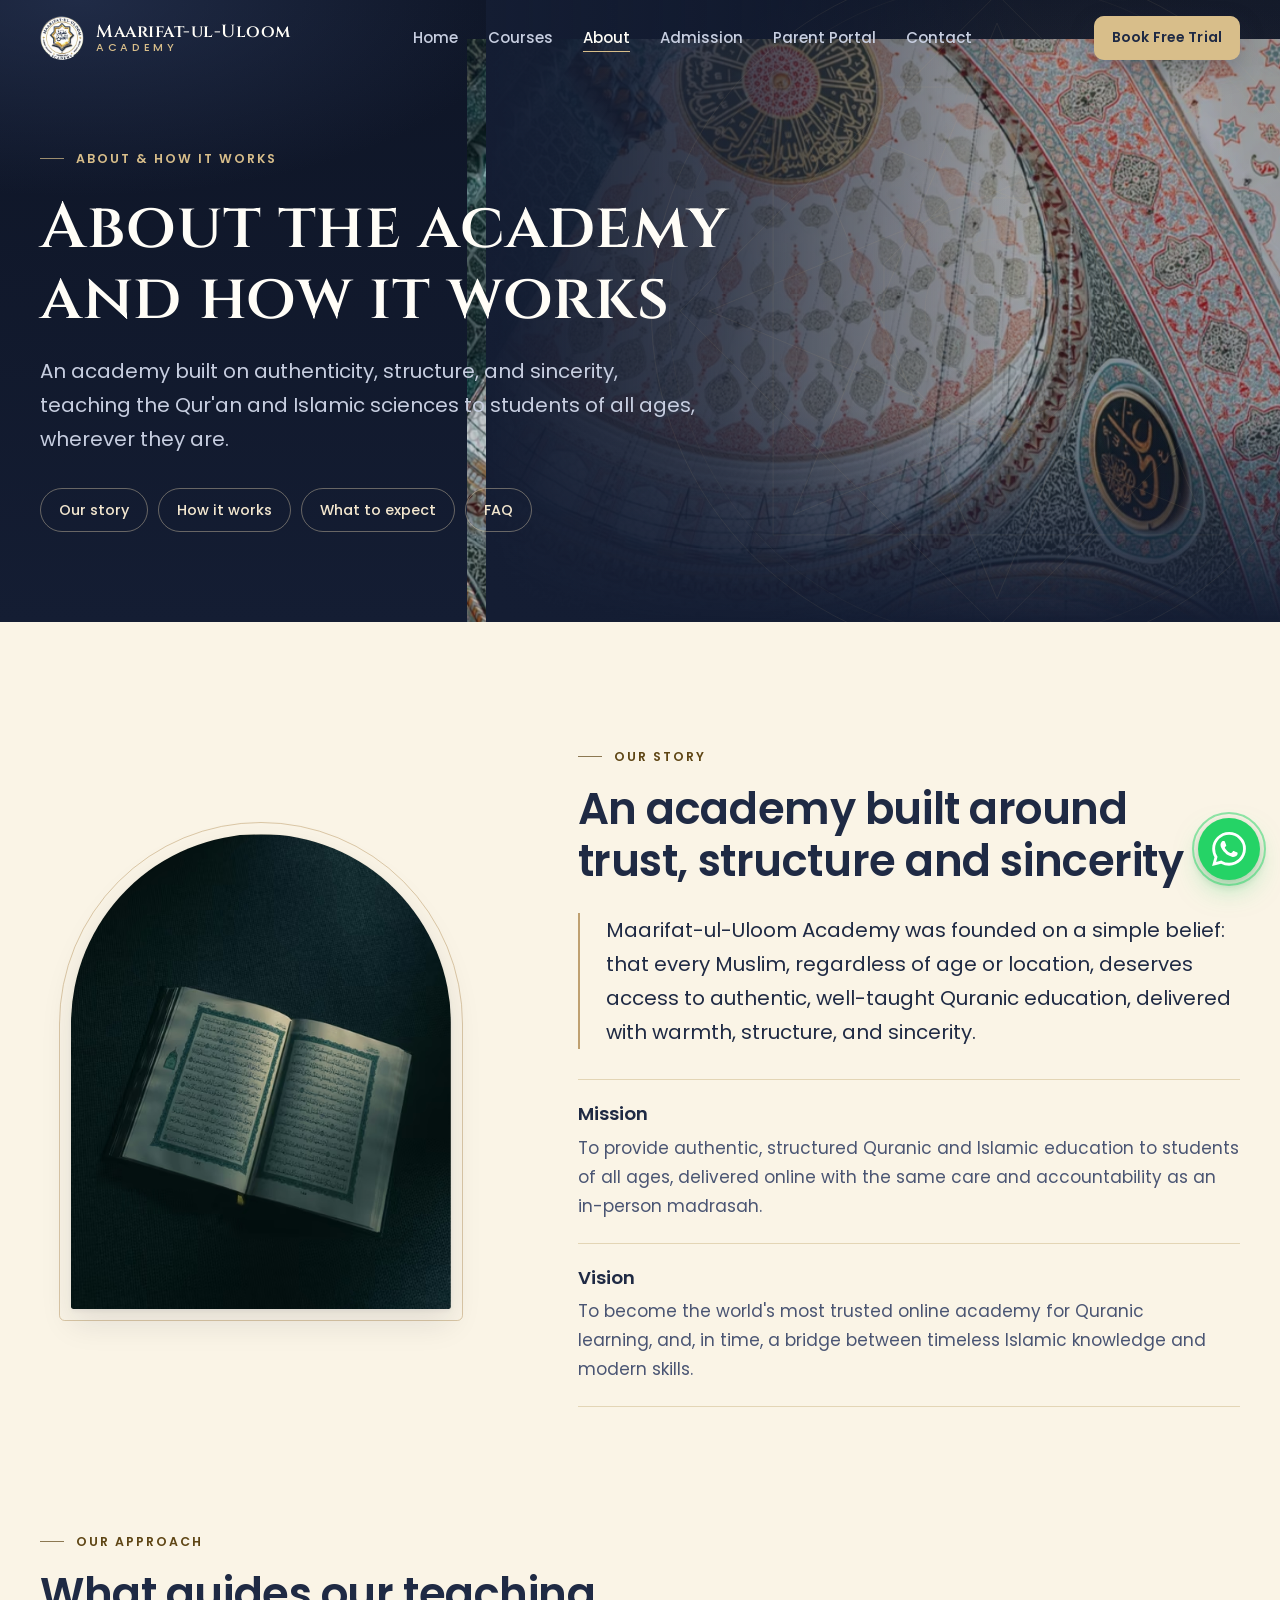
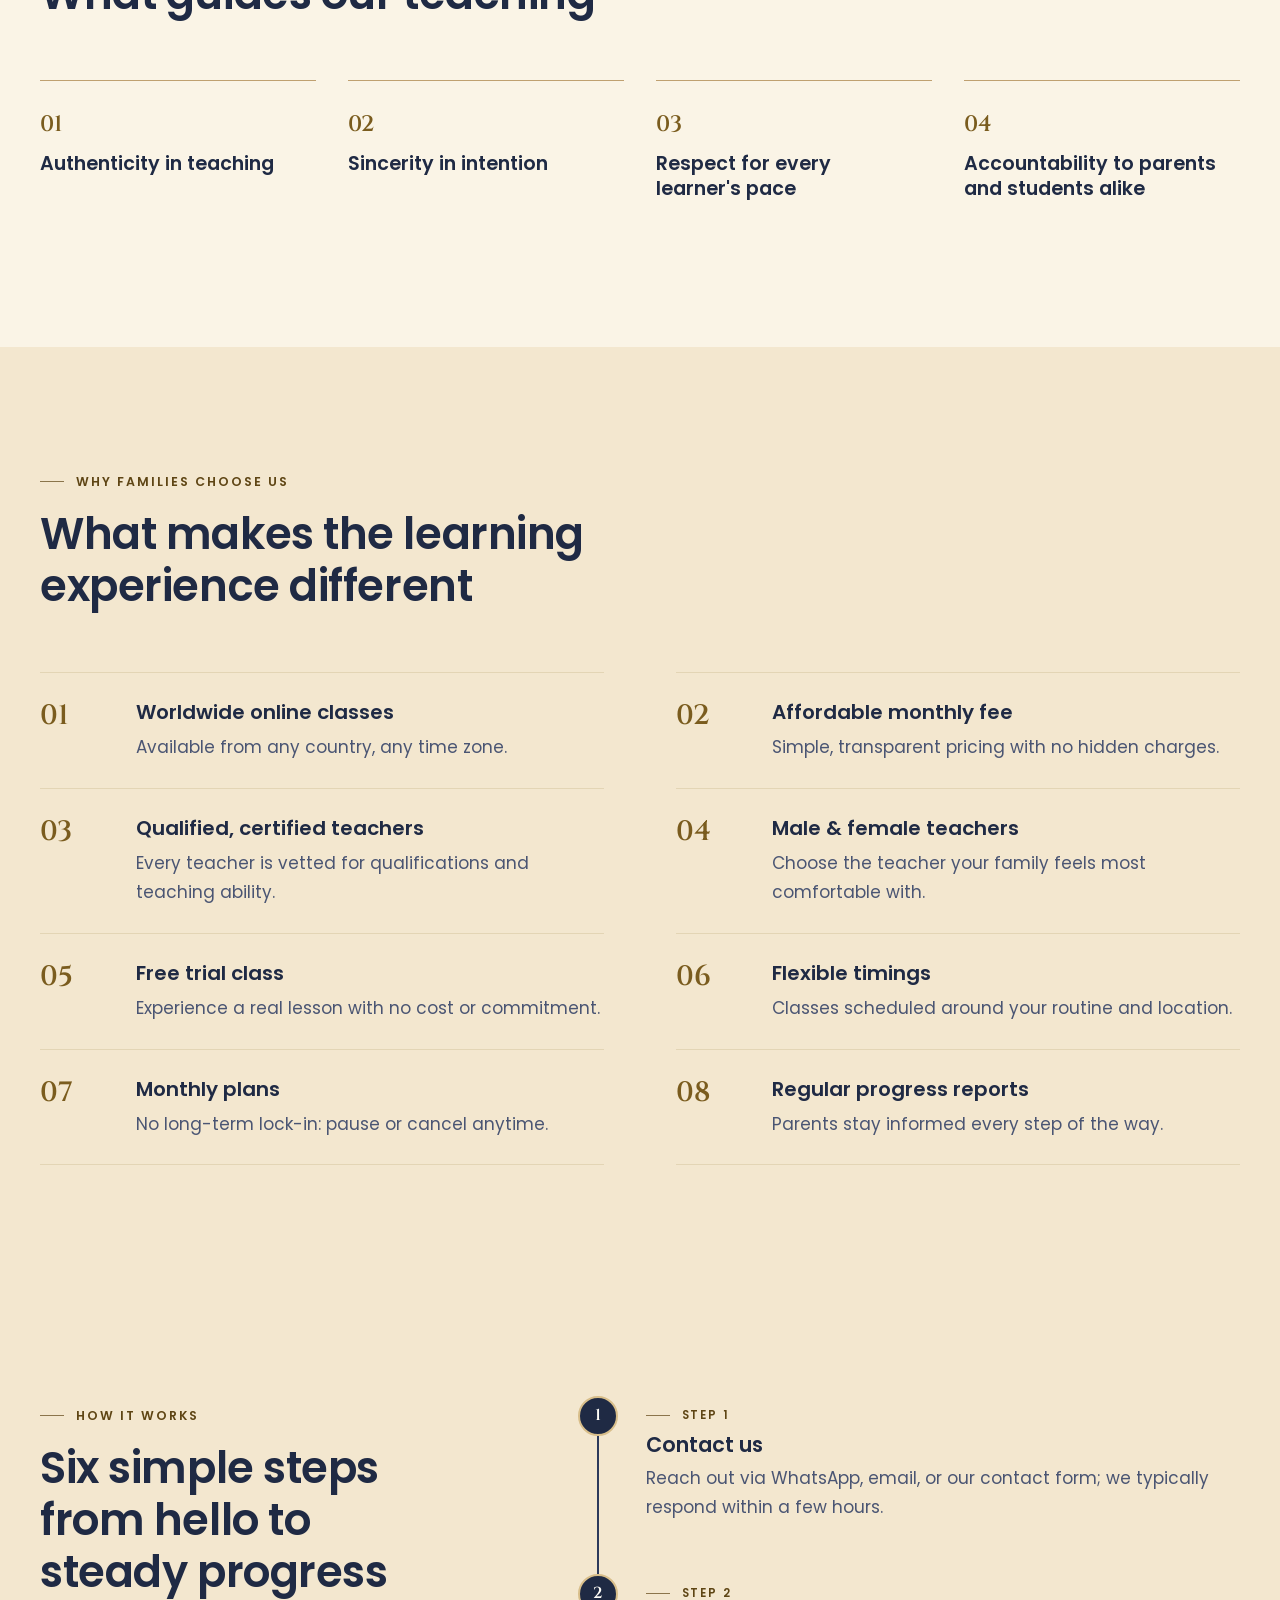
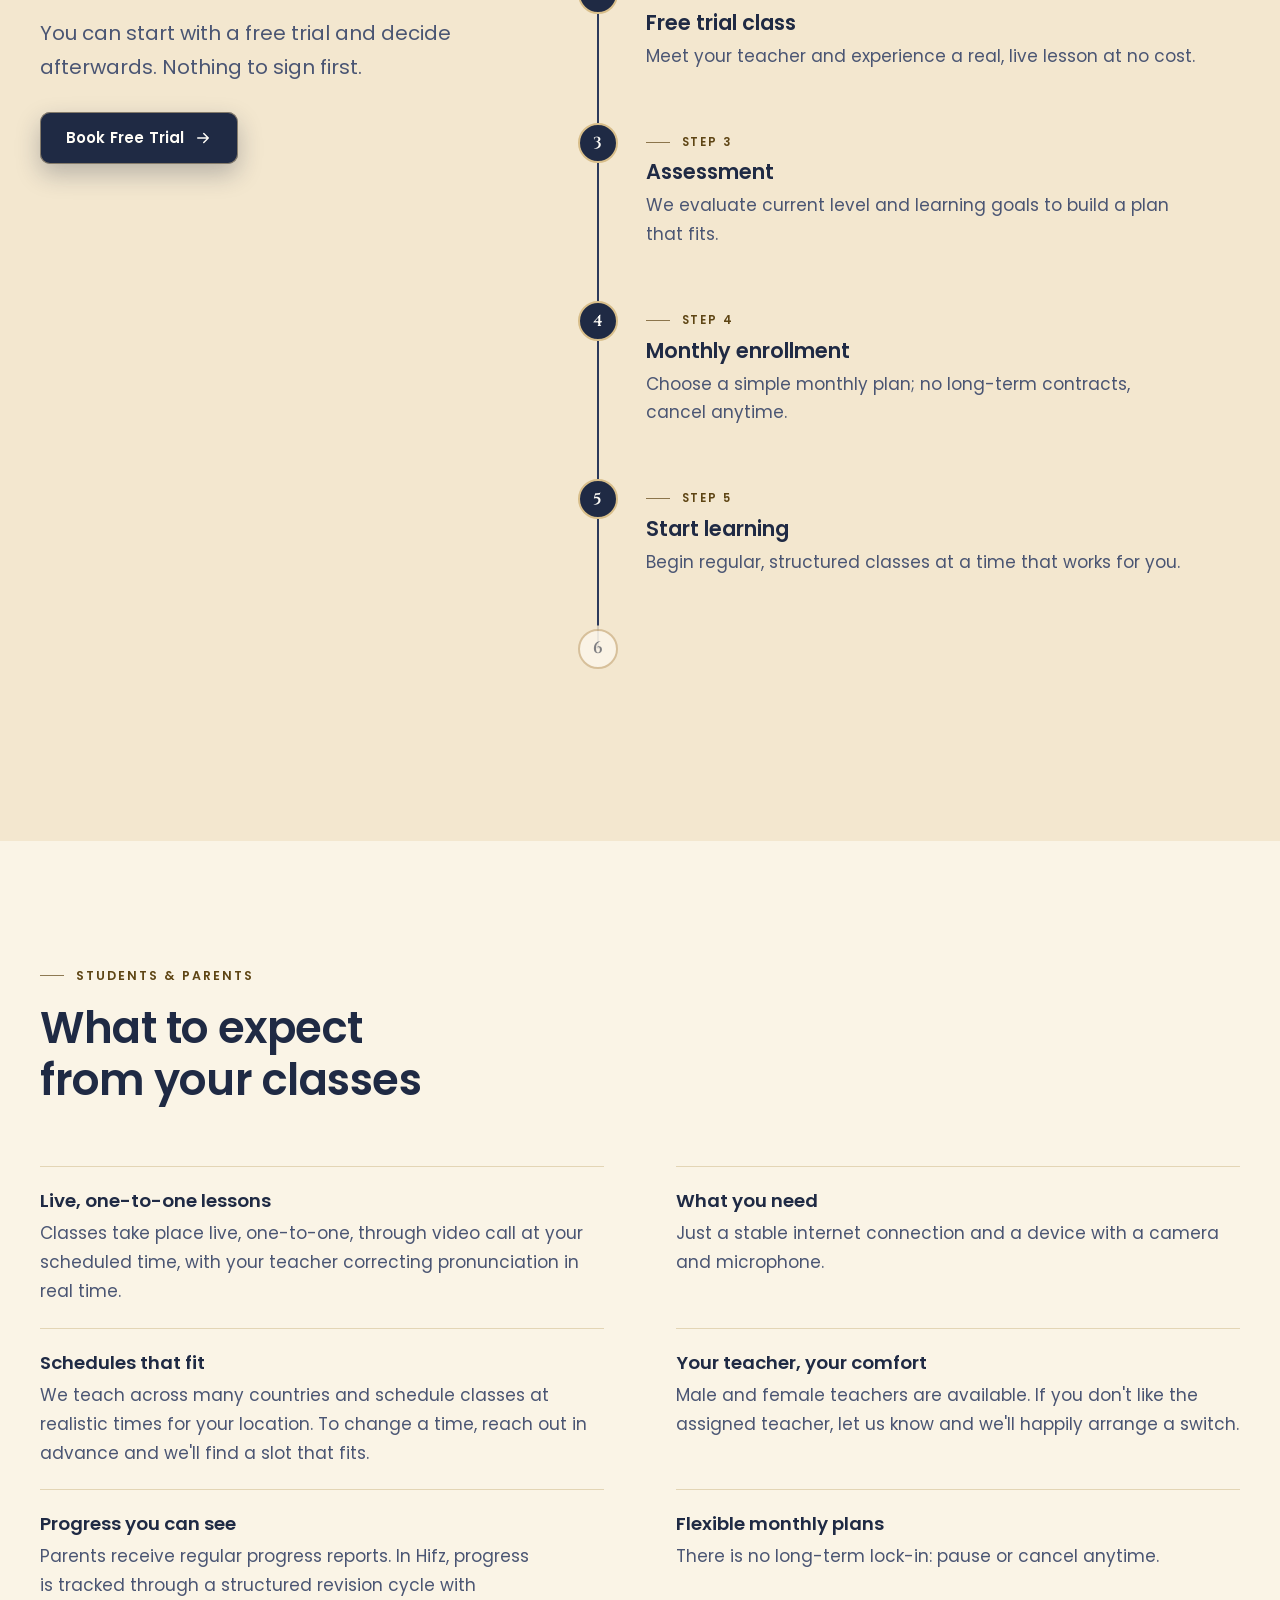
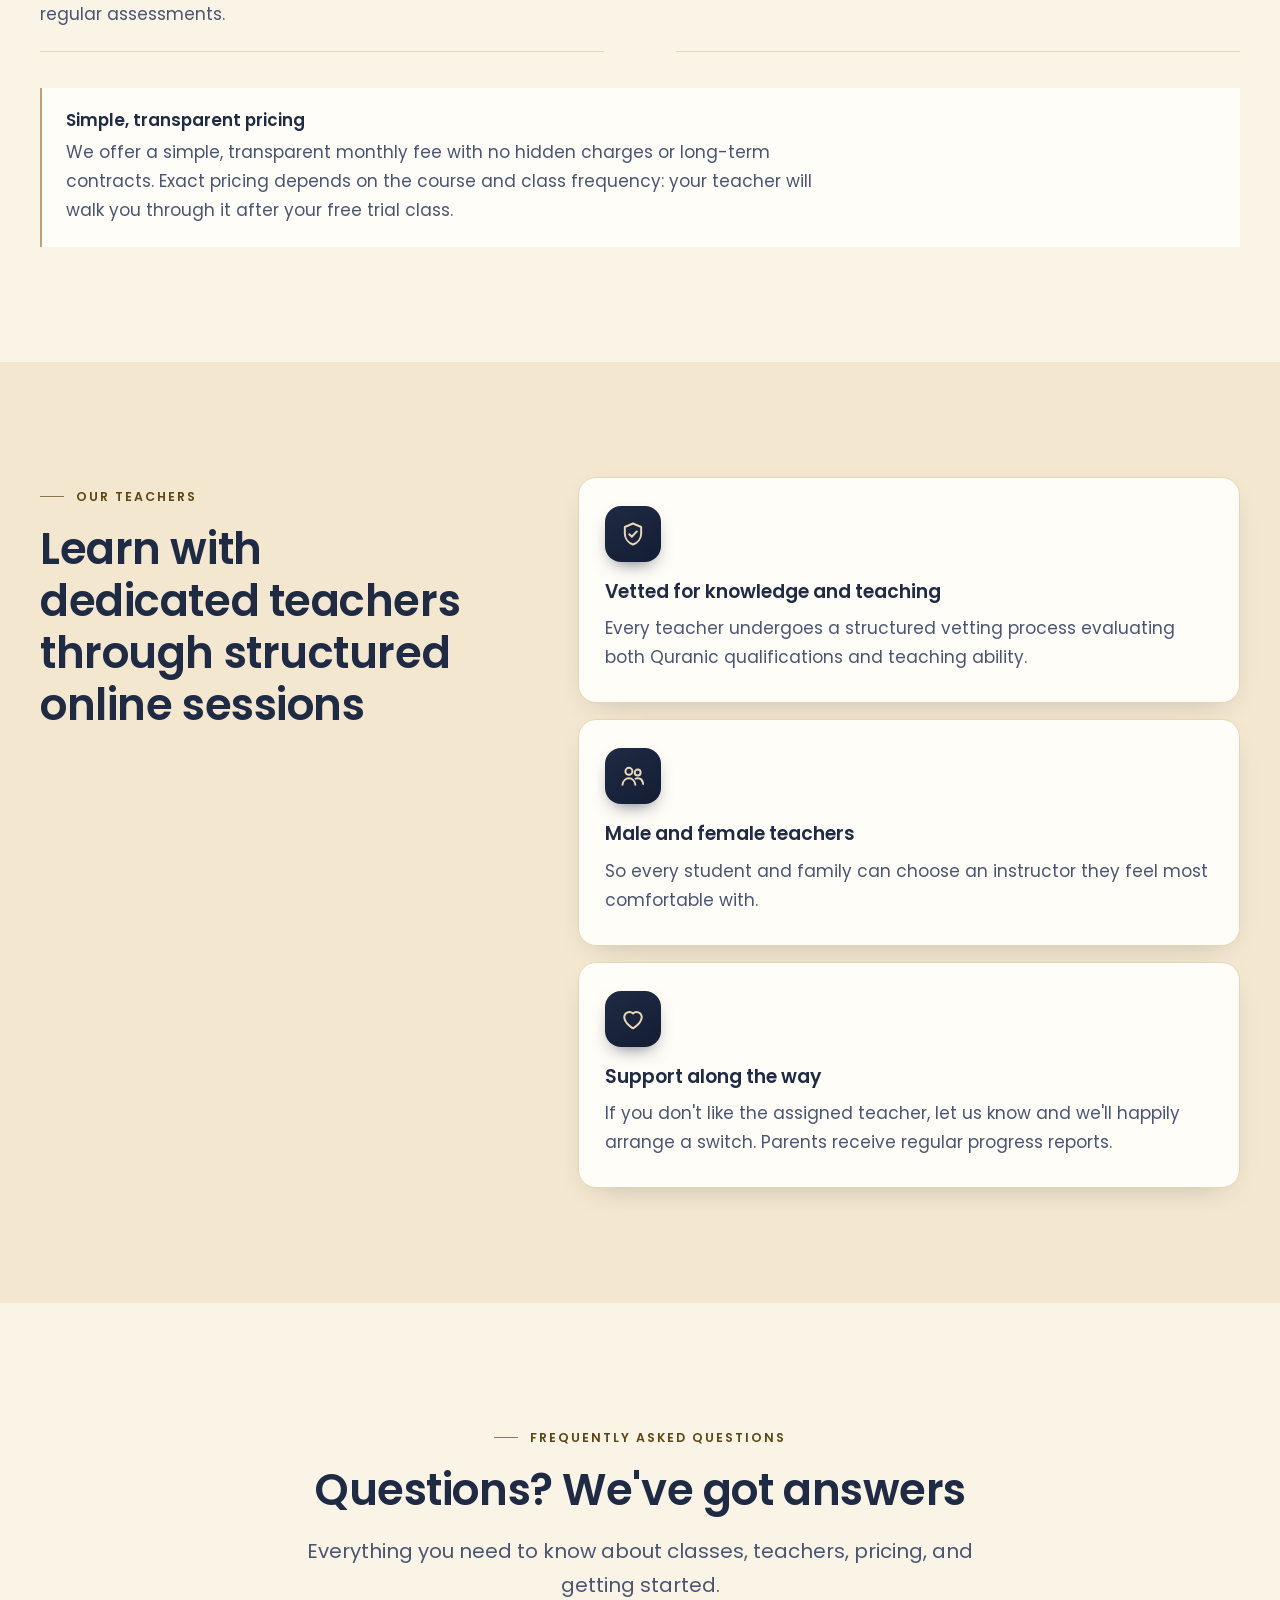
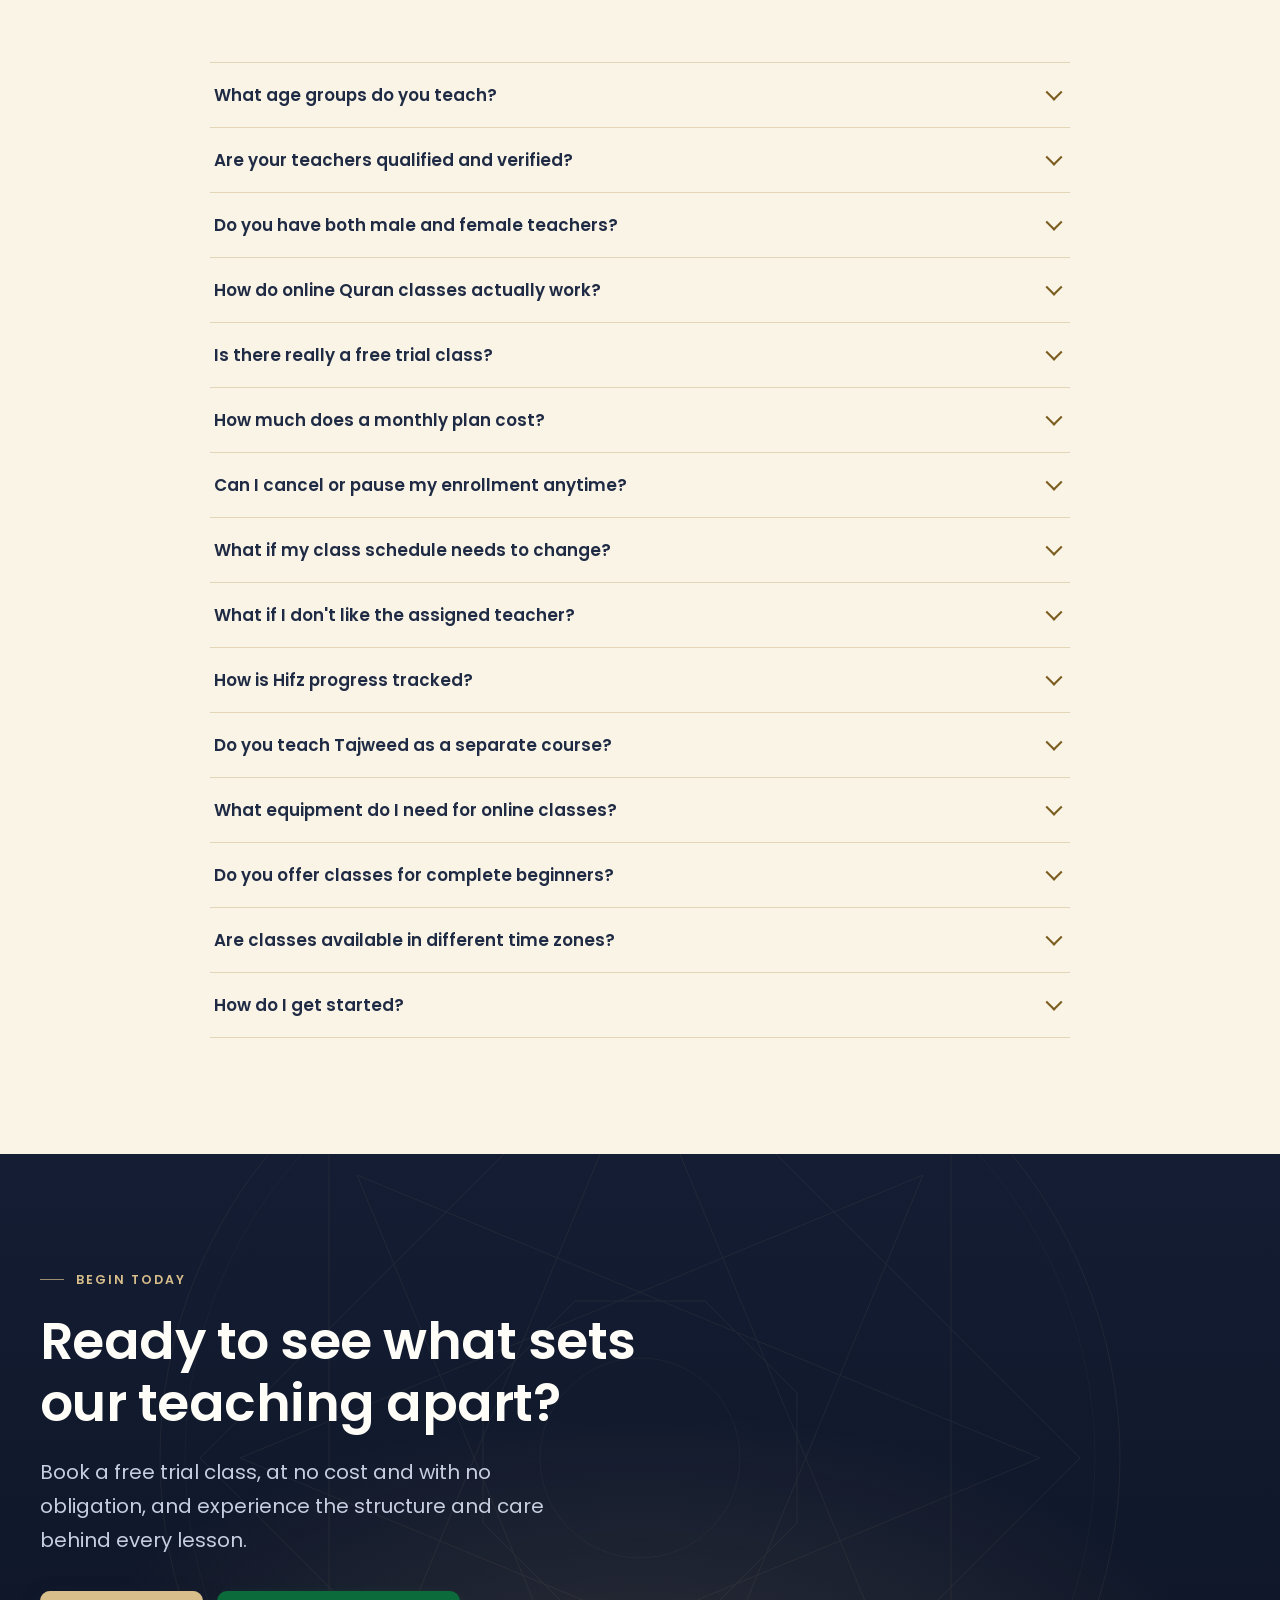
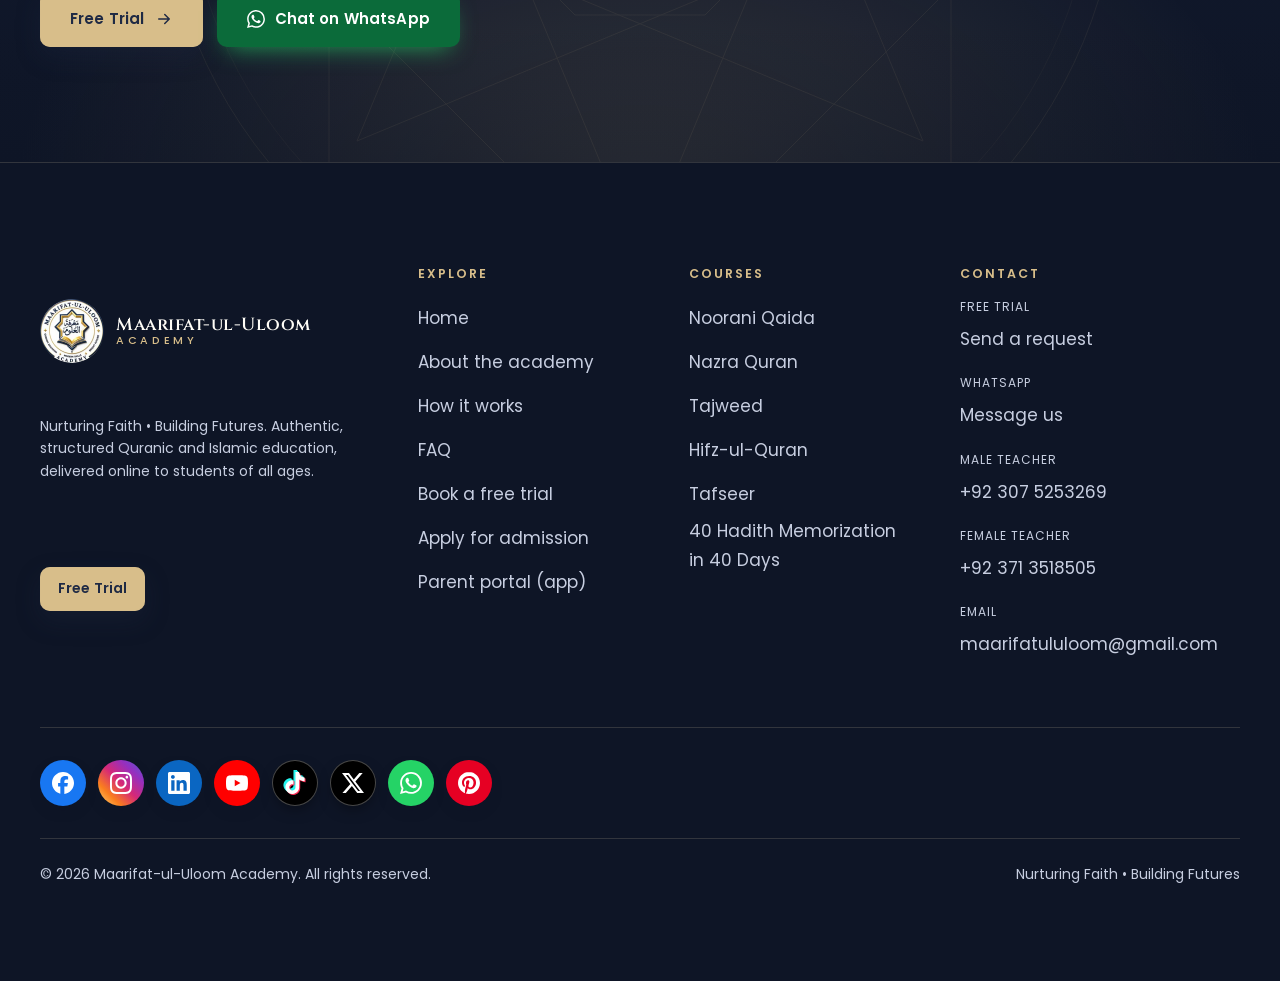
<file: about.html>
<!DOCTYPE html>
<html lang="en">
<head>
<meta charset="utf-8">
<meta name="viewport" content="width=device-width, initial-scale=1">
<title>About &amp; How It Works | Maarifat-ul-Uloom Academy</title>
<meta name="description" content="Our story, how online classes work at Maarifat-ul-Uloom Academy, the steps from free trial to regular lessons, and answers to common questions.">
<meta name="theme-color" content="#141D33">
<link rel="icon" href="assets/img/brand/favicon-32.png" type="image/png" sizes="32x32">
<link rel="apple-touch-icon" href="assets/img/brand/apple-touch-icon.png">

<meta property="og:type" content="website">
<meta property="og:site_name" content="Maarifat-ul-Uloom Academy">
<meta property="og:title" content="About &amp; How It Works | Maarifat-ul-Uloom Academy">
<meta property="og:description" content="Our story, how online classes work at Maarifat-ul-Uloom Academy, the steps from free trial to regular lessons, and answers to common questions.">
<meta name="twitter:card" content="summary_large_image">
<!-- SEO:START (domain not set. Run: python3 _setup/set-domain.py https://YOUR-DOMAIN  -> fills canonical, og:url, og:image, twitter:image, sitemap.xml, robots.txt. See SEO-SETUP.md) -->
<!-- SEO:END -->

<script>
/* Progressive enhancement: reveal/animation styles are scoped to .js.
   If the page script has not initialised within 3s the class is removed so nothing stays hidden. */
document.documentElement.classList.add('js');
setTimeout(function () {
  var r = document.documentElement;
  if (!r.classList.contains('js-ready')) r.classList.remove('js');
}, 3000);
</script>

<link rel="preload" href="assets/fonts/cinzel-latin-600-normal.woff2" as="font" type="font/woff2" crossorigin>
<link rel="preload" href="assets/fonts/poppins-latin-400-normal.woff2" as="font" type="font/woff2" crossorigin>

<link rel="stylesheet" href="assets/css/tokens.css?v=20260929c">
<link rel="stylesheet" href="assets/css/home.css?v=20260929c">
<link rel="stylesheet" href="assets/css/pages.css?v=20260929c">
</head>
<body>
<svg width="0" height="0" style="position:absolute" aria-hidden="true" focusable="false"><defs><symbol id="rosette" viewBox="-100 -100 200 200" fill="none" stroke="currentColor" stroke-linejoin="round"><circle r="96" vector-effect="non-scaling-stroke"/><circle r="91" vector-effect="non-scaling-stroke" opacity=".55"/><polygon points="0.0,-88.0 88.0,0.0 0.0,88.0 -88.0,0.0" vector-effect="non-scaling-stroke"/><polygon points="62.2,-62.2 62.2,62.2 -62.2,62.2 -62.2,-62.2" vector-effect="non-scaling-stroke"/><polygon points="0.0,-80.0 56.6,56.6 -80.0,0.0 56.6,-56.6 0.0,80.0 -56.6,-56.6 80.0,0.0 -56.6,56.6" vector-effect="non-scaling-stroke"/><polygon points="13.0,-31.4 31.4,-13.0 31.4,13.0 13.0,31.4 -13.0,31.4 -31.4,13.0 -31.4,-13.0 -13.0,-31.4" vector-effect="non-scaling-stroke"/><circle r="20" vector-effect="non-scaling-stroke" opacity=".7"/></symbol><symbol id="i-arrow" viewBox="0 0 24 24" fill="none" stroke="currentColor" stroke-width="2" stroke-linecap="round" stroke-linejoin="round"><path d="M5 12h14M13 6l6 6-6 6"/></symbol><symbol id="i-check" viewBox="0 0 24 24" fill="none" stroke="currentColor" stroke-width="2" stroke-linecap="round" stroke-linejoin="round"><path d="M5 12.5l4.5 4.5L19 7.5"/></symbol><symbol id="i-menu" viewBox="0 0 24 24" fill="none" stroke="currentColor" stroke-width="2" stroke-linecap="round" stroke-linejoin="round"><path d="M3 7h18M3 12h18M3 17h18"/></symbol><symbol id="i-close" viewBox="0 0 24 24" fill="none" stroke="currentColor" stroke-width="2" stroke-linecap="round" stroke-linejoin="round"><path d="M6 6l12 12M18 6L6 18"/></symbol><symbol id="i-prev" viewBox="0 0 24 24" fill="none" stroke="currentColor" stroke-width="2" stroke-linecap="round" stroke-linejoin="round"><path d="M15 18l-6-6 6-6"/></symbol><symbol id="i-next" viewBox="0 0 24 24" fill="none" stroke="currentColor" stroke-width="2" stroke-linecap="round" stroke-linejoin="round"><path d="M9 18l6-6-6-6"/></symbol><symbol id="i-pause" viewBox="0 0 24 24" fill="none" stroke="currentColor" stroke-width="2" stroke-linecap="round" stroke-linejoin="round"><path d="M9 5v14M15 5v14"/></symbol><symbol id="i-play" viewBox="0 0 24 24" fill="none" stroke="currentColor" stroke-width="2" stroke-linecap="round" stroke-linejoin="round"><path d="M7 5l12 7-12 7z"/></symbol><symbol id="i-whatsapp" viewBox="0 0 24 24" fill="currentColor"><path d="M17.472 14.382c-.297-.149-1.758-.867-2.03-.967-.273-.099-.471-.148-.67.15-.197.297-.767.966-.94 1.164-.173.199-.347.223-.644.075-.297-.15-1.255-.463-2.39-1.475-.883-.788-1.48-1.761-1.653-2.059-.173-.297-.018-.458.13-.606.134-.133.298-.347.446-.52.149-.174.198-.298.298-.497.099-.198.05-.371-.025-.52-.075-.149-.669-1.612-.916-2.207-.242-.579-.487-.5-.669-.51-.173-.008-.371-.01-.57-.01-.198 0-.52.074-.792.372-.272.297-1.04 1.016-1.04 2.479 0 1.462 1.065 2.875 1.213 3.074.149.198 2.096 3.2 5.077 4.487.709.306 1.262.489 1.694.625.712.227 1.36.195 1.871.118.571-.085 1.758-.719 2.006-1.413.248-.694.248-1.289.173-1.413-.074-.124-.272-.198-.57-.347m-5.421 7.403h-.004a9.87 9.87 0 01-5.031-1.378l-.361-.214-3.741.982.998-3.648-.235-.374a9.86 9.86 0 01-1.51-5.26c.001-5.45 4.436-9.884 9.888-9.884 2.64 0 5.122 1.03 6.988 2.898a9.825 9.825 0 012.893 6.994c-.003 5.45-4.437 9.884-9.885 9.884m8.413-18.297A11.815 11.815 0 0012.05 0C5.495 0 .16 5.335.157 11.892c0 2.096.547 4.142 1.588 5.945L.057 24l6.305-1.654a11.882 11.882 0 005.683 1.448h.005c6.554 0 11.89-5.335 11.893-11.893a11.821 11.821 0 00-3.48-8.413Z"/></symbol></defs></svg>

<a class="skip-link" href="#main">Skip to main content</a>

<!-- ============================================================
     01 · NAVIGATION
     ============================================================ -->
<header class="site-header theme-dark" data-header>
  <div class="container header__inner">
    <a class="brand" href="/" aria-label="Maarifat-ul-Uloom Academy, home">
      <img class="logo-img cms-logo" src="assets/img/brand/logo-light-128.webp" srcset="assets/img/brand/logo-light-128.webp 128w, assets/img/brand/logo-light-256.webp 256w" sizes="44px" width="44" height="44" alt="">
      <span class="brand__text">
        <span class="brand__name">Maarifat-ul-Uloom</span>
        <span class="brand__sub">Academy</span>
      </span>
    </a>

    <nav class="nav" aria-label="Primary">
      <ul>
        <li><a href="/">Home</a></li>
        <li><a href="courses">Courses</a></li>
        <li><a href="about" aria-current="page">About</a></li>
        <li><a href="about#how-it-works">How It Works</a></li>
        <li><a href="about#faq">FAQ</a></li>
        <li><a href="admission">Admission</a></li><li><a href="portal">Parent Portal</a></li>
        <li><a href="contact">Contact</a></li>
      </ul>
    </nav>

    <div class="header__actions">
      <a class="btn btn--primary btn--sm header__cta" href="contact"><span>Book Free Trial</span></a>
      <button class="nav-toggle" type="button" aria-expanded="false" aria-controls="mobile-menu" data-nav-toggle>
        <span class="sr-only" data-nav-toggle-label>Open menu</span>
        <svg class="i-open" width="22" height="22" aria-hidden="true" focusable="false"><use href="#i-menu"/></svg>
        <svg class="i-close" width="22" height="22" aria-hidden="true" focusable="false"><use href="#i-close"/></svg>
      </button>
    </div>
  </div>
</header>

<div class="mobile-menu theme-dark" id="mobile-menu" role="region" aria-label="Site menu" data-mobile-menu hidden>
  <div class="mobile-menu__inner">
    <nav aria-label="Mobile">
      <ul>
        <li><a href="/">Home</a></li>
        <li><a href="courses">Courses</a></li>
        <li><a href="about" aria-current="page">About</a></li>
        <li><a href="about#how-it-works">How It Works</a></li>
        <li><a href="about#faq">FAQ</a></li>
        <li><a href="admission">Admission</a></li><li><a href="portal">Parent Portal</a></li>
        <li><a href="contact">Contact</a></li>
      </ul>
    </nav>
    <div class="mobile-menu__cta">
      <a class="btn btn--primary btn--lg" href="contact">Book Free Trial <svg aria-hidden="true" focusable="false"><use href="#i-arrow"/></svg></a>
      <a class="btn btn--whatsapp btn--lg" href="https://wa.me/923075253269" data-contact-href="whatsappMale" data-wa-choose target="_blank" rel="noopener"><svg aria-hidden="true" focusable="false"><use href="#i-whatsapp"/></svg> WhatsApp us</a>
    </div>
  </div>
</div>


<main id="main" tabindex="-1">
<section class="page-hero page-hero--photo theme-dark" data-sp aria-labelledby="page-title">
  <div class="page-hero__photo" aria-hidden="true"><picture><source type="image/avif" sizes="(min-width: 1024px) 60vw, 100vw" srcset="assets/img/courses/hero-about-900.avif 900w, assets/img/courses/hero-about-1400.avif 1400w, assets/img/courses/hero-about-2000.avif 2000w"><source type="image/webp" sizes="(min-width: 1024px) 60vw, 100vw" srcset="assets/img/courses/hero-about-900.webp 900w, assets/img/courses/hero-about-1400.webp 1400w, assets/img/courses/hero-about-2000.webp 2000w"><img src="assets/img/courses/hero-about-1400.webp" width="1400" height="875" fetchpriority="high" decoding="async" alt=""></picture></div>
  <div class="page-hero__geo" aria-hidden="true"><svg viewBox="0 0 200 200" stroke-width="1" color="#D8BE8A" aria-hidden="true" focusable="false"><use href="#rosette"/></svg></div>
  <div class="container page-hero__inner">
    <p class="label">About &amp; how it works</p>
    <h1 id="page-title">About the academy and how it works</h1>
    <p class="lead">An academy built on authenticity, structure, and sincerity, teaching the Qur'an and Islamic sciences to students of all ages, wherever they are.</p>
    <nav class="jump" aria-label="On this page">
      <a href="#about-story">Our story</a><a href="#how-it-works">How it works</a><a href="#expect">What to expect</a><a href="#faq">FAQ</a>
    </nav>
  </div>
</section>

<!-- A · STORY -->
<section class="section" id="about-story" aria-labelledby="story-title">
  <div class="container story">
    <div class="story__art reveal">
      <figure class="story__frame reveal--mask">
        <picture>
        <source type="image/avif" sizes="(min-width: 900px) 420px, min(86vw, 420px)" srcset="assets/img/visual/why-study-480.avif 480w, assets/img/visual/why-study-800.avif 800w, assets/img/visual/why-study-1000.avif 1000w">
        <source type="image/webp" sizes="(min-width: 900px) 420px, min(86vw, 420px)" srcset="assets/img/visual/why-study-480.webp 480w, assets/img/visual/why-study-800.webp 800w, assets/img/visual/why-study-1000.webp 1000w">
        <img src="assets/img/visual/why-study-800.webp" width="800" height="1000" loading="lazy" decoding="async" alt="An open Qur&#x27;an showing two pages of Arabic text, softly lit on dark cloth">
      </picture>
      </figure>
    </div>
    <div class="story__body">
      <header class="section-head reveal" style="margin-bottom:24px">
        <p class="label">Our story</p>
        <h2 id="story-title">An academy built around trust, structure and sincerity</h2>
      </header>
      <blockquote class="story__quote reveal" style="--i:1"><p data-sync="about.founding">Maarifat-ul-Uloom Academy was founded on a simple belief: that every Muslim, regardless of age or location, deserves access to authentic, well-taught Quranic education, delivered with warmth, structure, and sincerity.</p></blockquote>
      <div class="mv reveal" style="--i:2">
        <div><h3>Mission</h3><p data-sync="about.mission">To provide authentic, structured Quranic and Islamic education to students of all ages, delivered online with the same care and accountability as an in-person madrasah.</p></div>
        <div><h3>Vision</h3><p data-sync="about.vision">To become the world's most trusted online academy for Quranic learning, and, in time, a bridge between timeless Islamic knowledge and modern skills.</p></div>
      </div>
    </div>
  </div>
</section>

<!-- B · TEACHING PHILOSOPHY (the four core values, unchanged) -->
<section class="section section--tight" style="padding-top:0" aria-labelledby="values-title">
  <div class="container">
    <header class="section-head reveal">
      <p class="label">Our approach</p>
      <h2 id="values-title">What guides our teaching</h2>
    </header>
    <ol class="principles">
      <li class="reveal"><h3>Authenticity in teaching</h3></li>
      <li class="reveal" style="--i:1"><h3>Sincerity in intention</h3></li>
      <li class="reveal" style="--i:2"><h3>Respect for every learner's pace</h3></li>
      <li class="reveal" style="--i:3"><h3>Accountability to parents and students alike</h3></li>
    </ol>
  </div>
</section>

<!-- C · WHAT MAKES THE EXPERIENCE DIFFERENT -->
<section class="section" style="background:var(--bg-alt)" aria-labelledby="diff-title">
  <div class="container">
    <header class="section-head reveal">
      <p class="label">Why families choose us</p>
      <h2 id="diff-title">What makes the learning experience different</h2>
    </header>
    <ol class="benefits benefits--two">
      <li class="benefit reveal" style="--i:1"><span class="benefit__num" aria-hidden="true">01</span><div><h3>Worldwide online classes</h3><p>Available from any country, any time zone.</p></div></li>
      <li class="benefit reveal" style="--i:0"><span class="benefit__num" aria-hidden="true">02</span><div><h3>Affordable monthly fee</h3><p>Simple, transparent pricing with no hidden charges.</p></div></li>
      <li class="benefit reveal" style="--i:1"><span class="benefit__num" aria-hidden="true">03</span><div><h3>Qualified, certified teachers</h3><p>Every teacher is vetted for qualifications and teaching ability.</p></div></li>
      <li class="benefit reveal" style="--i:0"><span class="benefit__num" aria-hidden="true">04</span><div><h3>Male &amp; female teachers</h3><p>Choose the teacher your family feels most comfortable with.</p></div></li>
      <li class="benefit reveal" style="--i:1"><span class="benefit__num" aria-hidden="true">05</span><div><h3>Free trial class</h3><p>Experience a real lesson with no cost or commitment.</p></div></li>
      <li class="benefit reveal" style="--i:0"><span class="benefit__num" aria-hidden="true">06</span><div><h3>Flexible timings</h3><p>Classes scheduled around your routine and location.</p></div></li>
      <li class="benefit reveal" style="--i:1"><span class="benefit__num" aria-hidden="true">07</span><div><h3>Monthly plans</h3><p>No long-term lock-in: pause or cancel anytime.</p></div></li>
      <li class="benefit reveal" style="--i:0"><span class="benefit__num" aria-hidden="true">08</span><div><h3>Regular progress reports</h3><p>Parents stay informed every step of the way.</p></div></li>
    </ol>
  </div>
</section>

<!-- D · HOW ONLINE CLASSES WORK + F · CLASS JOURNEY -->
<section class="how about-how section" id="how-it-works" aria-labelledby="how-title">
  <div class="container how__grid">
    <header class="section-head how__head reveal">
      <p class="label">How it works</p>
      <h2 id="how-title">Six simple steps from hello to steady progress</h2>
      <p class="lead">You can start with a free trial and decide afterwards. Nothing to sign first.</p>
      <p><a class="btn btn--primary" href="contact">Book Free Trial <svg aria-hidden="true" focusable="false"><use href="#i-arrow"/></svg></a></p>
    </header>
    <ol class="steps" data-steps>
      <li class="step"><span class="step__node" aria-hidden="true">1</span>
        <div class="step__body"><p class="label">Step 1</p><h3>Contact us</h3><p>Reach out via WhatsApp, email, or our contact form; we typically respond within a few hours.</p></div></li>
      <li class="step"><span class="step__node" aria-hidden="true">2</span>
        <div class="step__body"><p class="label">Step 2</p><h3>Free trial class</h3><p>Meet your teacher and experience a real, live lesson at no cost.</p></div></li>
      <li class="step"><span class="step__node" aria-hidden="true">3</span>
        <div class="step__body"><p class="label">Step 3</p><h3>Assessment</h3><p>We evaluate current level and learning goals to build a plan that fits.</p></div></li>
      <li class="step"><span class="step__node" aria-hidden="true">4</span>
        <div class="step__body"><p class="label">Step 4</p><h3>Monthly enrollment</h3><p>Choose a simple monthly plan; no long-term contracts, cancel anytime.</p></div></li>
      <li class="step"><span class="step__node" aria-hidden="true">5</span>
        <div class="step__body"><p class="label">Step 5</p><h3>Start learning</h3><p>Begin regular, structured classes at a time that works for you.</p></div></li>
      <li class="step"><span class="step__node" aria-hidden="true">6</span>
        <div class="step__body"><p class="label">Step 6</p><h3>Continuous progress</h3><p>Ongoing tracking, revision, and parent updates keep growth visible.</p></div></li>
    </ol>
  </div>
</section>

<!-- G · WHAT TO EXPECT -->
<section class="section" id="expect" aria-labelledby="expect-title">
  <div class="container">
    <header class="section-head reveal">
      <p class="label">Students &amp; parents</p>
      <h2 id="expect-title">What to expect from your classes</h2>
    </header>
    <div class="expect">
      <div class="reveal" style="--i:0"><h3>Live, one-to-one lessons</h3><p>Classes take place live, one-to-one, through video call at your scheduled time, with your teacher correcting pronunciation in real time.</p></div>
      <div class="reveal" style="--i:1"><h3>What you need</h3><p>Just a stable internet connection and a device with a camera and microphone.</p></div>
      <div class="reveal" style="--i:0"><h3>Schedules that fit</h3><p>We teach across many countries and schedule classes at realistic times for your location. To change a time, reach out in advance and we'll find a slot that fits.</p></div>
      <div class="reveal" style="--i:1"><h3>Your teacher, your comfort</h3><p>Male and female teachers are available. If you don't like the assigned teacher, let us know and we'll happily arrange a switch.</p></div>
      <div class="reveal" style="--i:0"><h3>Progress you can see</h3><p>Parents receive regular progress reports. In Hifz, progress is tracked through a structured revision cycle with regular assessments.</p></div>
      <div class="reveal" style="--i:1"><h3>Flexible monthly plans</h3><p>There is no long-term lock-in: pause or cancel anytime.</p></div>
    </div>
    <div class="fee-note reveal">
      <h3>Simple, transparent pricing</h3>
      <p data-sync="howItWorks.pricingText">We offer a simple, transparent monthly fee with no hidden charges or long-term contracts. Exact pricing depends on the course and class frequency: your teacher will walk you through it after your free trial class.</p>
    </div>
  </div>
</section>

<!-- E · TEACHERS / LEARNING SUPPORT (text-based; no teacher photos, names or qualifications until the academy approves them) -->
<section class="section" style="background:var(--bg-alt)" aria-labelledby="support-title">
  <div class="container support">
    <header class="section-head reveal" style="margin-bottom:0">
      <p class="label">Our teachers</p>
      <h2 id="support-title">Learn with dedicated teachers through structured online sessions</h2>
    </header>
    <ul class="trustlist">
        <li class="reveal" style="--i:0">
          <span class="trustlist__mark" aria-hidden="true"><svg viewBox="0 0 24 24" fill="none" stroke="currentColor" stroke-width="1.7" stroke-linecap="round" stroke-linejoin="round" focusable="false"><path d="M12 3l7 3v5.5c0 4.3-2.9 8.1-7 9.5-4.1-1.4-7-5.2-7-9.5V6z"/><path d="M8.8 12.2l2.2 2.2 4.3-4.6"/></svg></span>
          <h3>Vetted for knowledge and teaching</h3><p>Every teacher undergoes a structured vetting process evaluating both Quranic qualifications and teaching ability.</p>
        </li>
        <li class="reveal" style="--i:1">
          <span class="trustlist__mark" aria-hidden="true"><svg viewBox="0 0 24 24" fill="none" stroke="currentColor" stroke-width="1.7" stroke-linecap="round" stroke-linejoin="round" focusable="false"><circle cx="8.5" cy="8" r="3"/><circle cx="16" cy="9" r="2.5"/><path d="M3 19.5c.4-3.2 2.7-5.5 5.5-5.5s5.1 2.3 5.5 5.5"/><path d="M14.2 14.3c.6-.2 1.2-.3 1.8-.3 2.4 0 4.3 2 4.7 4.8"/></svg></span>
          <h3>Male and female teachers</h3><p>So every student and family can choose an instructor they feel most comfortable with.</p>
        </li>
        <li class="reveal" style="--i:2">
          <span class="trustlist__mark" aria-hidden="true"><svg viewBox="0 0 24 24" fill="none" stroke="currentColor" stroke-width="1.7" stroke-linecap="round" stroke-linejoin="round" focusable="false"><path d="M12 20s-7.5-4.4-7.5-10A4.5 4.5 0 0 1 12 7.2 4.5 4.5 0 0 1 19.5 10c0 5.6-7.5 10-7.5 10z"/></svg></span>
          <h3>Support along the way</h3><p>If you don't like the assigned teacher, let us know and we'll happily arrange a switch. Parents receive regular progress reports.</p>
        </li>
    </ul>
  </div>
</section>

<!-- H · FAQ -->
<section class="section" id="faq" aria-labelledby="faq-title">
  <div class="container">
    <header class="section-head section-head--center reveal">
      <p class="label">Frequently asked questions</p>
      <h2 id="faq-title">Questions? We've got answers</h2>
      <p class="lead">Everything you need to know about classes, teachers, pricing, and getting started.</p>
    </header>
    <div class="faq" data-faq-list>
      <details><summary>What age groups do you teach?</summary><div class="faq__a"><p>We welcome students of all ages, from young children just starting Noorani Qaida, to teenagers and adults learning to read, understand, or memorize the Qur'an for the first time.</p></div></details>
      <details><summary>Are your teachers qualified and verified?</summary><div class="faq__a"><p>Yes, every teacher undergoes a structured vetting process evaluating both Quranic qualifications and teaching ability.</p></div></details>
      <details><summary>Do you have both male and female teachers?</summary><div class="faq__a"><p>Yes, so every student and family can choose an instructor they feel most comfortable with.</p></div></details>
      <details><summary>How do online Quran classes actually work?</summary><div class="faq__a"><p>Classes take place live, one-to-one, through video call at your scheduled time, with your teacher correcting pronunciation in real time.</p></div></details>
      <details><summary>Is there really a free trial class?</summary><div class="faq__a"><p>Yes, genuinely free with no obligation; you complete one full live lesson and decide afterward.</p></div></details>
      <details><summary>How much does a monthly plan cost?</summary><div class="faq__a"><p>A simple, transparent monthly fee with no hidden charges or long-term contracts; exact pricing depends on the course and class frequency.</p></div></details>
      <details><summary>Can I cancel or pause my enrollment anytime?</summary><div class="faq__a"><p>Yes, our monthly plans are flexible with no long-term lock-in.</p></div></details>
      <details><summary>What if my class schedule needs to change?</summary><div class="faq__a"><p>Reach out to reschedule in advance and we'll find a slot that fits.</p></div></details>
      <details><summary>What if I don't like the assigned teacher?</summary><div class="faq__a"><p>Let us know and we'll happily arrange a switch.</p></div></details>
      <details><summary>How is Hifz progress tracked?</summary><div class="faq__a"><p>Through a structured revision cycle with regular assessments of new memorization and retention.</p></div></details>
      <details><summary>Do you teach Tajweed as a separate course?</summary><div class="faq__a"><p>Yes, and its principles are also woven into our Nazra Quran and Hifz courses.</p></div></details>
      <details><summary>What equipment do I need for online classes?</summary><div class="faq__a"><p>Just a stable internet connection and a device with a camera and microphone.</p></div></details>
      <details><summary>Do you offer classes for complete beginners?</summary><div class="faq__a"><p>Absolutely, our Noorani Qaida course is designed for absolute beginners.</p></div></details>
      <details><summary>Are classes available in different time zones?</summary><div class="faq__a"><p>Yes, we teach across many countries and schedule classes at realistic times for your location.</p></div></details>
      <details><summary>How do I get started?</summary><div class="faq__a"><p>Reach out via WhatsApp, email, or our contact form, and we'll schedule your free trial class.</p></div></details>
    </div>
  </div>
</section>

<section class="cta theme-dark cta--nophoto" data-hide-sticky aria-labelledby="cta-title">
  <div class="cta__geo reveal-geo" aria-hidden="true"><svg viewBox="0 0 200 200" stroke-width="1" color="#D8BE8A" aria-hidden="true" focusable="false"><use href="#rosette"/></svg></div>
  <div class="container cta__inner">
    <p class="label reveal">Begin today</p>
    <h2 id="cta-title" class="reveal" style="--i:1">Ready to see what sets our teaching apart?</h2>
    <p class="lead reveal" style="--i:2">Book a free trial class, at no cost and with no obligation, and experience the structure and care behind every lesson.</p>
    <div class="cta__actions reveal" style="--i:3">
      <a class="btn btn--primary btn--lg" href="contact">Free Trial <svg aria-hidden="true" focusable="false"><use href="#i-arrow"/></svg></a>
      <a class="btn btn--whatsapp btn--lg" href="https://wa.me/923075253269" data-contact-href="whatsappMale" data-wa-choose target="_blank" rel="noopener"><svg aria-hidden="true" focusable="false"><use href="#i-whatsapp"/></svg> Chat on WhatsApp<span class="sr-only"> (opens in a new tab)</span></a>
    </div>
  </div>
</section>
</main>

<!-- ============================================================
     FOOTER (shared by all four public pages)
     ============================================================ -->
<footer class="footer theme-dark" data-hide-sticky>
  <div class="container">
    <div class="footer__grid">
      <div class="footer__brand">
        <a class="brand" href="/" aria-label="Maarifat-ul-Uloom Academy, home">
          <img class="logo-img logo-img--lg cms-logo" src="assets/img/brand/logo-light-128.webp" srcset="assets/img/brand/logo-light-128.webp 128w, assets/img/brand/logo-light-256.webp 256w, assets/img/brand/logo-light-512.webp 512w" sizes="64px" width="64" height="64" alt="" loading="lazy">
          <span class="brand__text">
            <span class="brand__name">Maarifat-ul-Uloom</span>
            <span class="brand__sub">Academy</span>
          </span>
        </a>
        <p class="small">Nurturing Faith &bull; Building Futures. Authentic, structured Quranic and Islamic education, delivered online to students of all ages.</p>
        <p><a class="btn btn--primary btn--sm" href="contact">Free Trial</a></p>
      </div>

      <nav class="footer__col" aria-label="Explore">
        <h3 class="footer__h">Explore</h3>
        <ul>
          <li><a href="/">Home</a></li>
          <li><a href="about">About the academy</a></li>
          <li><a href="about#how-it-works">How it works</a></li>
          <li><a href="about#faq">FAQ</a></li>
          <li><a href="contact">Book a free trial</a></li>
          <li><a href="admission">Apply for admission</a></li><li><a href="portal">Parent portal (app)</a></li>
        </ul>
      </nav>

      <nav class="footer__col" aria-label="Courses">
        <h3 class="footer__h">Courses</h3>
        <ul>
          <li><a href="courses#noorani-qaida">Noorani Qaida</a></li>
          <li><a href="courses#quran-reading">Nazra Quran</a></li>
          <li><a href="courses#tajweed">Tajweed</a></li>
          <li><a href="courses#hifz-support">Hifz-ul-Quran</a></li>
          <li><a href="courses#tafseer">Tafseer</a></li>
        <li><a href="courses#hadith-40">40 Hadith Memorization in 40 Days</a></li>
        </ul>
      </nav>

      <div class="footer__col">
        <h3 class="footer__h">Contact</h3>
        <ul class="footer__contact">
          <li><span class="footer__k">Free trial</span><a href="contact">Send a request</a></li>
          <li><span class="footer__k">WhatsApp</span><a href="https://wa.me/923075253269" data-contact-href="whatsappMale" data-wa-choose target="_blank" rel="noopener">Message us<span class="sr-only"> (opens in a new tab)</span></a></li>
          <li><span class="footer__k">Male teacher</span><a href="tel:+923075253269" data-contact-href="phoneMale" data-contact-value="phoneMale">+92 307 5253269</a></li>
          <li><span class="footer__k">Female teacher</span><a href="tel:+923713518505" data-contact-href="phoneFemale" data-contact-value="phoneFemale">+92 371 3518505</a></li>
          <li><span class="footer__k">Email</span><a href="mailto:maarifatululoom@gmail.com" data-contact-href="email" data-contact-value="email">maarifatululoom@gmail.com</a></li>
        </ul>
      </div>
    </div>

    <div class="footer__social" role="group" aria-label="Follow us on social media">
      <a class="social-btn" data-social="facebook" href="https://facebook.com/profile.php?id=61591790594650" aria-label="Facebook" target="_blank" rel="noopener"><svg viewBox="0 0 24 24" fill="currentColor" aria-hidden="true" focusable="false"><path d="M9.101 23.691v-7.98H6.627v-3.667h2.474v-1.58c0-4.085 1.848-5.978 5.858-5.978.401 0 .955.042 1.468.103a8.68 8.68 0 0 1 1.141.195v3.325a8.623 8.623 0 0 0-.653-.036 26.805 26.805 0 0 0-.733-.009c-.707 0-1.259.096-1.675.309a1.686 1.686 0 0 0-.679.622c-.258.42-.374.995-.374 1.752v1.297h3.919l-.386 2.103-.287 1.564h-3.246v8.245C19.396 23.238 24 18.179 24 12.044c0-6.627-5.373-12-12-12s-12 5.373-12 12c0 5.628 3.874 10.35 9.101 11.647Z"/></svg></a>
      <a class="social-btn" data-social="instagram" href="https://instagram.com/maarifat_ul_uloom_academy" aria-label="Instagram" target="_blank" rel="noopener"><svg viewBox="0 0 24 24" fill="currentColor" aria-hidden="true" focusable="false"><path d="M12 0C8.74 0 8.333.015 7.053.072 5.775.132 4.905.333 4.14.63c-.789.306-1.459.717-2.126 1.384S.935 3.35.63 4.14C.333 4.905.131 5.775.072 7.053.012 8.333 0 8.74 0 12s.015 3.667.072 4.947c.06 1.277.261 2.148.558 2.913.306.788.717 1.459 1.384 2.126.667.666 1.336 1.079 2.126 1.384.766.296 1.636.499 2.913.558C8.333 23.988 8.74 24 12 24s3.667-.015 4.947-.072c1.277-.06 2.148-.262 2.913-.558.788-.306 1.459-.718 2.126-1.384.666-.667 1.079-1.335 1.384-2.126.296-.765.499-1.636.558-2.913.06-1.28.072-1.687.072-4.947s-.015-3.667-.072-4.947c-.06-1.277-.262-2.149-.558-2.913-.306-.789-.718-1.459-1.384-2.126C21.319 1.347 20.651.935 19.86.63c-.765-.297-1.636-.499-2.913-.558C15.667.012 15.26 0 12 0zm0 2.16c3.203 0 3.585.016 4.85.071 1.17.055 1.805.249 2.227.415.562.217.96.477 1.382.896.419.42.679.819.896 1.381.164.422.36 1.057.413 2.227.057 1.266.07 1.646.07 4.85s-.015 3.585-.074 4.85c-.061 1.17-.256 1.805-.421 2.227-.224.562-.479.96-.899 1.382-.419.419-.824.679-1.38.896-.42.164-1.065.36-2.235.413-1.274.057-1.649.07-4.859.07-3.211 0-3.586-.015-4.859-.074-1.171-.061-1.816-.256-2.236-.421-.569-.224-.96-.479-1.379-.899-.421-.419-.69-.824-.9-1.38-.165-.42-.359-1.065-.42-2.235-.045-1.26-.061-1.649-.061-4.844 0-3.196.016-3.586.061-4.861.061-1.17.255-1.814.42-2.234.21-.57.479-.96.9-1.381.419-.419.81-.689 1.379-.898.42-.166 1.051-.361 2.221-.421 1.275-.045 1.65-.06 4.859-.06l.045.03zm0 3.678c-3.405 0-6.162 2.76-6.162 6.162 0 3.405 2.76 6.162 6.162 6.162 3.405 0 6.162-2.76 6.162-6.162 0-3.405-2.76-6.162-6.162-6.162zM12 16c-2.21 0-4-1.79-4-4s1.79-4 4-4 4 1.79 4 4-1.79 4-4 4zm7.846-10.405c0 .795-.646 1.44-1.44 1.44-.795 0-1.44-.646-1.44-1.44 0-.794.646-1.439 1.44-1.439.793-.001 1.44.645 1.44 1.439z"/></svg></a>
      <a class="social-btn" data-social="linkedin" href="https://linkedin.com/company/maarifat-ul-uloom-academy" aria-label="LinkedIn" target="_blank" rel="noopener"><svg viewBox="0 0 24 24" fill="currentColor" aria-hidden="true" focusable="false"><path d="M20.447 20.452h-3.554v-5.569c0-1.328-.027-3.037-1.852-3.037-1.853 0-2.136 1.445-2.136 2.939v5.667H9.351V9h3.414v1.561h.046c.477-.9 1.637-1.85 3.37-1.85 3.601 0 4.267 2.37 4.267 5.455v6.286zM5.337 7.433c-1.144 0-2.063-.926-2.063-2.065 0-1.138.92-2.063 2.063-2.063 1.14 0 2.064.925 2.064 2.063 0 1.139-.925 2.065-2.064 2.065zm1.782 13.019H3.555V9h3.564v11.452zM22.225 0H1.771C.792 0 0 .774 0 1.729v20.542C0 23.227.792 24 1.771 24h20.451C23.2 24 24 23.227 24 22.271V1.729C24 .774 23.2 0 22.222 0h.003z"/></svg></a>
      <a class="social-btn" data-social="youtube" href="https://youtube.com/@MaarifatUlUloomAcademy" aria-label="YouTube" target="_blank" rel="noopener"><svg viewBox="0 0 24 24" fill="currentColor" aria-hidden="true" focusable="false"><path d="M23.498 6.186a3.016 3.016 0 0 0-2.122-2.136C19.505 3.545 12 3.545 12 3.545s-7.505 0-9.377.505A3.017 3.017 0 0 0 .502 6.186C0 8.07 0 12 0 12s0 3.93.502 5.814a3.016 3.016 0 0 0 2.122 2.136c1.871.505 9.376.505 9.376.505s7.505 0 9.377-.505a3.015 3.015 0 0 0 2.122-2.136C24 15.93 24 12 24 12s0-3.93-.502-5.814zM9.545 15.568V8.432L15.818 12l-6.273 3.568z"/></svg></a>
      <a class="social-btn" data-social="tiktok" href="https://tiktok.com/@maarifatululoomac" aria-label="TikTok" target="_blank" rel="noopener"><svg viewBox="0 0 24 24" fill="currentColor" aria-hidden="true" focusable="false"><path d="M12.525.02c1.31-.02 2.61-.01 3.91-.02.08 1.53.63 3.09 1.75 4.17 1.12 1.11 2.7 1.62 4.24 1.79v4.03c-1.44-.05-2.89-.35-4.2-.97-.57-.26-1.1-.59-1.62-.93-.01 2.92.01 5.84-.02 8.75-.08 1.4-.54 2.79-1.35 3.94-1.31 1.92-3.58 3.17-5.91 3.21-1.43.08-2.86-.31-4.08-1.03-2.02-1.19-3.44-3.37-3.65-5.71-.02-.5-.03-1-.01-1.49.18-1.9 1.12-3.72 2.58-4.96 1.66-1.44 3.98-2.13 6.15-1.72.02 1.48-.04 2.96-.04 4.44-.99-.32-2.15-.23-3.02.37-.63.41-1.11 1.04-1.36 1.75-.21.51-.15 1.07-.14 1.61.24 1.64 1.82 3.02 3.5 2.87 1.12-.01 2.19-.66 2.77-1.61.19-.33.4-.67.41-1.06.1-1.79.06-3.57.07-5.36.01-4.03-.01-8.05.02-12.07z"/></svg></a>
      <a class="social-btn" data-social="x" href="https://x.com/MaarifatUlUloom" aria-label="X (Twitter)" target="_blank" rel="noopener"><svg viewBox="0 0 24 24" fill="currentColor" aria-hidden="true" focusable="false"><path d="M18.901 1.153h3.68l-8.04 9.19L24 22.846h-7.406l-5.8-7.584-6.638 7.584H.474l8.6-9.83L0 1.154h7.594l5.243 6.932ZM17.61 20.644h2.039L6.486 3.24H4.298Z"/></svg></a>
      <a class="social-btn" data-social="whatsappChannel" href="https://whatsapp.com/channel/0029Vb8Doae9xVJYnsMAuV2S" aria-label="WhatsApp Channel" target="_blank" rel="noopener"><svg viewBox="0 0 24 24" fill="currentColor" aria-hidden="true" focusable="false"><path d="M17.472 14.382c-.297-.149-1.758-.867-2.03-.967-.273-.099-.471-.148-.67.15-.197.297-.767.966-.94 1.164-.173.199-.347.223-.644.075-.297-.15-1.255-.463-2.39-1.475-.883-.788-1.48-1.761-1.653-2.059-.173-.297-.018-.458.13-.606.134-.133.298-.347.446-.52.149-.174.198-.298.298-.497.099-.198.05-.371-.025-.52-.075-.149-.669-1.612-.916-2.207-.242-.579-.487-.5-.669-.51-.173-.008-.371-.01-.57-.01-.198 0-.52.074-.792.372-.272.297-1.04 1.016-1.04 2.479 0 1.462 1.065 2.875 1.213 3.074.149.198 2.096 3.2 5.077 4.487.709.306 1.262.489 1.694.625.712.227 1.36.195 1.871.118.571-.085 1.758-.719 2.006-1.413.248-.694.248-1.289.173-1.413-.074-.124-.272-.198-.57-.347m-5.421 7.403h-.004a9.87 9.87 0 01-5.031-1.378l-.361-.214-3.741.982.998-3.648-.235-.374a9.86 9.86 0 01-1.51-5.26c.001-5.45 4.436-9.884 9.888-9.884 2.64 0 5.122 1.03 6.988 2.898a9.825 9.825 0 012.893 6.994c-.003 5.45-4.437 9.884-9.885 9.884m8.413-18.297A11.815 11.815 0 0012.05 0C5.495 0 .16 5.335.157 11.892c0 2.096.547 4.142 1.588 5.945L.057 24l6.305-1.654a11.882 11.882 0 005.683 1.448h.005c6.554 0 11.89-5.335 11.893-11.893a11.821 11.821 0 00-3.48-8.413Z"/></svg></a>
      <a class="social-btn" data-social="pinterest" href="https://pin.it/4gwbnP8Il" aria-label="Pinterest" target="_blank" rel="noopener"><svg viewBox="0 0 24 24" fill="currentColor" aria-hidden="true" focusable="false"><path d="M12.017 0C5.396 0 .029 5.367.029 11.987c0 5.079 3.158 9.417 7.618 11.162-.105-.949-.199-2.403.041-3.439.219-.937 1.406-5.957 1.406-5.957s-.359-.72-.359-1.781c0-1.663.967-2.911 2.168-2.911 1.024 0 1.518.769 1.518 1.688 0 1.029-.653 2.567-.992 3.992-.285 1.193.6 2.165 1.775 2.165 2.128 0 3.768-2.245 3.768-5.487 0-2.861-2.063-4.869-5.008-4.869-3.41 0-5.409 2.562-5.409 5.199 0 1.033.394 2.143.889 2.741.099.12.112.225.085.345-.09.375-.293 1.199-.334 1.363-.053.225-.172.271-.401.165-1.495-.69-2.433-2.878-2.433-4.646 0-3.776 2.748-7.252 7.92-7.252 4.158 0 7.392 2.967 7.392 6.923 0 4.135-2.607 7.462-6.233 7.462-1.214 0-2.354-.629-2.758-1.379l-.749 2.848c-.269 1.045-1.004 2.352-1.498 3.146 1.123.345 2.306.535 3.55.535 6.607 0 11.985-5.365 11.985-11.987C23.97 5.39 18.592.026 11.985.026L12.017 0z"/></svg></a>
    </div>

    <div class="footer__bottom">
      <p class="small">&copy; <span data-year>2026</span> Maarifat-ul-Uloom Academy. All rights reserved.</p>
      <p class="small">Nurturing Faith &bull; Building Futures</p>
    </div>
  </div>
</footer>

<!-- Sticky mobile bar: appears after the hero, hides at the final CTA and footer -->

<script src="assets/js/content-store.js?v=20260929c"></script>
<script src="assets/js/content-apply.js?v=20260929c"></script>
<script src="assets/js/public-sync.js?v=20260929c"></script>
<script src="assets/js/home.js?v=20260929c" defer></script>
<script src="assets/js/wa-widget.js?v=20260929c" defer></script>
<script src="assets/js/scroll-scenes.js?v=20260929c" defer></script>
<script src="assets/js/pages.js?v=20260929c" defer></script>
</body>
</html>
</file>
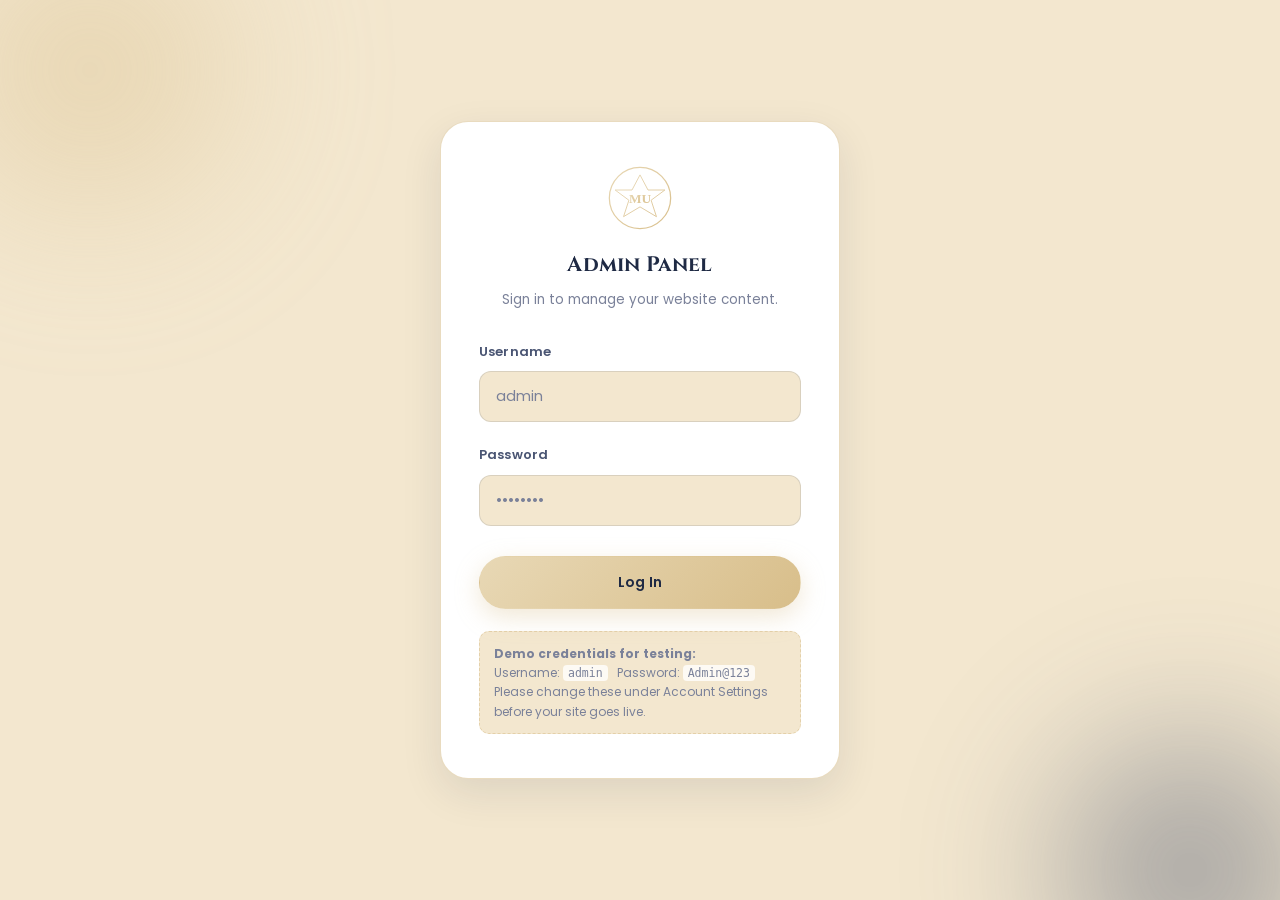
<file: admin.html>
<!DOCTYPE html>
<html lang="en">
<head>
<meta charset="UTF-8">
<meta name="viewport" content="width=device-width, initial-scale=1.0">
<title>Admin Panel — Maarifat-ul-Uloom Academy</title>
<meta name="robots" content="noindex, nofollow">
<link rel="icon" href="assets/img/logo-mark.svg" type="image/svg+xml">
<link rel="stylesheet" href="assets/css/style.css?v=20260929c">
<link rel="stylesheet" href="assets/css/admin.css?v=20260929c">
</head>
<body class="admin-body">

<!-- ============================================================
     LOGIN SCREEN
     ============================================================ -->
<div class="admin-login-wrap" id="admin-login-wrap">
  <div class="ambient-field" aria-hidden="true">
    <span class="ambient-blob gold" style="width:420px;height:420px;top:-140px;left:-120px;"></span>
    <span class="ambient-blob navy" style="width:380px;height:380px;bottom:-160px;right:-100px;"></span>
  </div>

  <div class="admin-login-card">
    <img src="assets/img/logo-mark.svg" alt="Maarifat-ul-Uloom Academy emblem">
    <h1>Admin Panel</h1>
    <p class="sub">Sign in to manage your website content.</p>

    <div class="admin-login-error" id="admin-login-error"></div>

    <form id="admin-login-form" novalidate>
      <div class="form-row">
        <label for="login-username">Username</label>
        <input class="form-control" type="text" id="login-username" name="username" placeholder="admin" autocomplete="username" required>
      </div>
      <div class="form-row">
        <label for="login-password">Password</label>
        <input class="form-control" type="password" id="login-password" name="password" placeholder="••••••••" autocomplete="current-password" required>
      </div>
      <button type="submit" class="btn btn-primary">Log In</button>
    </form>

    <div class="admin-demo-note">
      <strong>Demo credentials for testing:</strong><br>
      Username: <code>admin</code> &nbsp; Password: <code>Admin@123</code><br>
      Please change these under Account Settings before your site goes live.
    </div>
  </div>
</div>

<!-- ============================================================
     DASHBOARD SHELL
     ============================================================ -->
<div class="admin-shell" id="admin-shell">

  <!-- ---------------- SIDEBAR ---------------- -->
  <aside class="admin-sidebar">
    <a href="/" class="brand">
      <img src="assets/img/logo-mark.svg" alt="Maarifat-ul-Uloom Academy emblem">
      <span class="brand-text">
        <span class="name">Maarifat-ul-Uloom</span>
        <span class="tagline">Admin Panel</span>
      </span>
    </a>

    <nav class="admin-nav">
      <div class="admin-nav-label">Overview</div>
      <button data-admin-nav="dashboard" class="active">
        <svg viewBox="0 0 24 24" fill="none" stroke="currentColor" stroke-width="1.8" stroke-linecap="round" stroke-linejoin="round"><rect x="3" y="3" width="7" height="9" rx="1"/><rect x="14" y="3" width="7" height="5" rx="1"/><rect x="14" y="12" width="7" height="9" rx="1"/><rect x="3" y="16" width="7" height="5" rx="1"/></svg>
        Dashboard
      </button>

      <div class="admin-nav-label">Site-Wide</div>
      <button data-admin-nav="site-settings">
        <svg viewBox="0 0 24 24" fill="none" stroke="currentColor" stroke-width="1.8" stroke-linecap="round" stroke-linejoin="round"><circle cx="12" cy="12" r="3"/><path d="M19.4 15a1.7 1.7 0 0 0 .3 1.9l.1.1a2 2 0 1 1-2.8 2.8l-.1-.1a1.7 1.7 0 0 0-1.9-.3 1.7 1.7 0 0 0-1 1.5V21a2 2 0 1 1-4 0v-.1a1.7 1.7 0 0 0-1-1.6 1.7 1.7 0 0 0-1.9.3l-.1.1a2 2 0 1 1-2.8-2.8l.1-.1a1.7 1.7 0 0 0 .3-1.9 1.7 1.7 0 0 0-1.5-1H3a2 2 0 1 1 0-4h.1a1.7 1.7 0 0 0 1.6-1 1.7 1.7 0 0 0-.3-1.9l-.1-.1a2 2 0 1 1 2.8-2.8l.1.1a1.7 1.7 0 0 0 1.9.3H9a1.7 1.7 0 0 0 1-1.5V3a2 2 0 1 1 4 0v.1a1.7 1.7 0 0 0 1 1.5 1.7 1.7 0 0 0 1.9-.3l.1-.1a2 2 0 1 1 2.8 2.8l-.1.1a1.7 1.7 0 0 0-.3 1.9V9a1.7 1.7 0 0 0 1.5 1H21a2 2 0 1 1 0 4h-.1a1.7 1.7 0 0 0-1.5 1z"/></svg>
        Site Settings
      </button>
      <button data-admin-nav="theme">
        <svg viewBox="0 0 24 24" fill="none" stroke="currentColor" stroke-width="1.8" stroke-linecap="round" stroke-linejoin="round"><circle cx="12" cy="12" r="4"/><path d="M12 2v2M12 20v2M4.9 4.9l1.4 1.4M17.7 17.7l1.4 1.4M2 12h2M20 12h2M4.9 19.1l1.4-1.4M17.7 6.3l1.4-1.4"/></svg>
        Theme Switcher
      </button>

      <div class="admin-nav-label">Pages</div>
      <button data-admin-nav="home">
        <svg viewBox="0 0 24 24" fill="none" stroke="currentColor" stroke-width="1.8" stroke-linecap="round" stroke-linejoin="round"><path d="M3 12l9-9 9 9"/><path d="M5 10v10h14V10"/></svg>
        Home Page
      </button>
      <button data-admin-nav="courses">
        <svg viewBox="0 0 24 24" fill="none" stroke="currentColor" stroke-width="1.8" stroke-linecap="round" stroke-linejoin="round"><path d="M4 19.5A2.5 2.5 0 0 1 6.5 17H20"/><path d="M6.5 2H20v20H6.5A2.5 2.5 0 0 1 4 19.5v-15A2.5 2.5 0 0 1 6.5 2z"/></svg>
        Courses
      </button>
      <button data-admin-nav="about">
        <svg viewBox="0 0 24 24" fill="none" stroke="currentColor" stroke-width="1.8" stroke-linecap="round" stroke-linejoin="round"><circle cx="12" cy="12" r="10"/><path d="M12 16v-4M12 8h.01"/></svg>
        About Page
      </button>
      <button data-admin-nav="how-it-works">
        <svg viewBox="0 0 24 24" fill="none" stroke="currentColor" stroke-width="1.8" stroke-linecap="round" stroke-linejoin="round"><circle cx="12" cy="12" r="9"/><path d="M12 7v5l3 3"/></svg>
        How It Works
      </button>
      <button data-admin-nav="testimonials">
        <svg viewBox="0 0 24 24" fill="none" stroke="currentColor" stroke-width="1.8" stroke-linecap="round" stroke-linejoin="round"><path d="M21 15a2 2 0 0 1-2 2H7l-4 4V5a2 2 0 0 1 2-2h14a2 2 0 0 1 2 2z"/></svg>
        Testimonials
      </button>
      <button data-admin-nav="faq">
        <svg viewBox="0 0 24 24" fill="none" stroke="currentColor" stroke-width="1.8" stroke-linecap="round" stroke-linejoin="round"><circle cx="12" cy="12" r="10"/><path d="M9.1 9a3 3 0 0 1 5.8 1c0 2-3 2-3 4"/><path d="M12 17h.01"/></svg>
        FAQ
      </button>
      <button data-admin-nav="contact">
        <svg viewBox="0 0 24 24" fill="none" stroke="currentColor" stroke-width="1.8" stroke-linecap="round" stroke-linejoin="round"><path d="M4 4h16v16H4z"/><path d="M4 6l8 7 8-7"/></svg>
        Contact Page
      </button>

      <div class="admin-nav-label">Account</div>
      <button data-admin-nav="account">
        <svg viewBox="0 0 24 24" fill="none" stroke="currentColor" stroke-width="1.8" stroke-linecap="round" stroke-linejoin="round"><path d="M20 21v-2a4 4 0 0 0-4-4H8a4 4 0 0 0-4 4v2"/><circle cx="12" cy="7" r="4"/></svg>
        Password &amp; Login
      </button>
      <button data-admin-nav="backup">
        <svg viewBox="0 0 24 24" fill="none" stroke="currentColor" stroke-width="1.8" stroke-linecap="round" stroke-linejoin="round"><path d="M21 15v4a2 2 0 0 1-2 2H5a2 2 0 0 1-2-2v-4"/><path d="M7 10l5 5 5-5"/><path d="M12 15V3"/></svg>
        Backup &amp; Reset
      </button>
    </nav>

    <div class="admin-sidebar-foot">
      <button class="admin-logout-btn" id="admin-logout-btn">Log Out</button>
      <a href="/" class="admin-view-site" target="_blank" rel="noopener">View Live Site &rarr;</a>
    </div>
  </aside>

  <!-- ---------------- MAIN ---------------- -->
  <main class="admin-main">

    <!-- ============ DASHBOARD ============ -->
    <section class="admin-panel-view active" data-admin-panel="dashboard">
      <div class="admin-topbar">
        <div>
          <h1>Dashboard</h1>
          <p class="sub">A quick overview of your website content.</p>
        </div>
      </div>

      <div class="admin-warning-banner">
        <svg width="18" height="18" viewBox="0 0 24 24" fill="none" stroke="currentColor" stroke-width="2" stroke-linecap="round" stroke-linejoin="round"><path d="M12 9v4M12 17h.01"/><path d="M10.3 3.9L2.5 17a2 2 0 0 0 1.7 3h15.6a2 2 0 0 0 1.7-3L13.7 3.9a2 2 0 0 0-3.4 0z"/></svg>
        <span>You're currently signed in with the default demo password. Go to <strong>Password &amp; Login</strong> and change it before your site goes live.</span>
      </div>

      <div class="admin-form-grid" style="margin-bottom:24px;">
        <div class="admin-card" style="margin-bottom:0;">
          <h2 id="stat-course-count">7</h2>
          <p class="card-desc" style="margin-bottom:0;">Active Courses</p>
        </div>
        <div class="admin-card" style="margin-bottom:0;">
          <h2 id="stat-testimonial-count">6</h2>
          <p class="card-desc" style="margin-bottom:0;">Testimonials</p>
        </div>
        <div class="admin-card" style="margin-bottom:0;">
          <h2 id="stat-faq-count">15</h2>
          <p class="card-desc" style="margin-bottom:0;">FAQ Entries</p>
        </div>
        <div class="admin-card" style="margin-bottom:0;">
          <h2 id="stat-theme">Light</h2>
          <p class="card-desc" style="margin-bottom:0;">Live Theme</p>
        </div>
      </div>

      <div class="admin-card">
        <h2>How This Panel Works</h2>
        <p class="card-desc" style="margin-bottom:0;">
          Use the menu on the left to jump to any page or setting. Every section has its own
          <strong>Save Changes</strong> button — once you click it, the update applies to your
          live website immediately (try it, then open "View Live Site" in another tab). Courses,
          testimonials, and FAQ entries can be added or removed freely using the + and &times; buttons
          in their sections.
        </p>
      </div>
    </section>

    <!-- ============ SITE SETTINGS ============ -->
    <section class="admin-panel-view" data-admin-panel="site-settings">
      <div class="admin-topbar">
        <div><h1>Site Settings</h1><p class="sub">Contact details, social links, and your logo — used across every page.</p></div>
      </div>

      <div class="admin-card">
        <h2>Logo</h2>
        <p class="card-desc">Upload your official logo file. It will only ever be shown as-is — never redesigned, recolored, or distorted.</p>
        <div class="admin-logo-preview"><img id="logo-preview-img" src="assets/img/logo-mark.svg" alt="Current logo"></div>
        <div class="admin-btn-row">
          <label class="admin-file-btn">
            <input type="file" id="logo-upload-input" accept="image/*">
            Upload New Logo
          </label>
          <button class="admin-add-btn" id="logo-reset-btn" type="button">Reset to Original</button>
        </div>
      </div>

      <div class="admin-card">
        <h2>Contact Details</h2>
        <p class="card-desc">Shown on the Contact page and used for the mailto / tel / WhatsApp links.</p>
        <div class="admin-form-grid">
          <div class="admin-form-row"><label>Email Address</label><input class="admin-input" data-field="contact.email"></div>
          <div class="admin-form-row"><label>Male Inquiries Phone</label><input class="admin-input" data-field="contact.phoneMale"></div>
          <div class="admin-form-row"><label>Female Inquiries Phone</label><input class="admin-input" data-field="contact.phoneFemale"></div>
          <div class="admin-form-row"><label>WhatsApp (Male) Link</label><input class="admin-input" data-field="contact.whatsappMale"></div>
        </div>
      </div>

      <div class="admin-card">
        <h2>Social Media Links</h2>
        <p class="card-desc">Full URLs, used by the social icons in the footer and Contact page.</p>
        <div class="admin-form-grid">
          <div class="admin-form-row"><label>Facebook</label><input class="admin-input" data-field="socials.facebook"></div>
          <div class="admin-form-row"><label>Instagram</label><input class="admin-input" data-field="socials.instagram"></div>
          <div class="admin-form-row"><label>LinkedIn</label><input class="admin-input" data-field="socials.linkedin"></div>
          <div class="admin-form-row"><label>YouTube</label><input class="admin-input" data-field="socials.youtube"></div>
          <div class="admin-form-row"><label>TikTok</label><input class="admin-input" data-field="socials.tiktok"></div>
          <div class="admin-form-row"><label>X (Twitter)</label><input class="admin-input" data-field="socials.x"></div>
          <div class="admin-form-row"><label>WhatsApp Channel</label><input class="admin-input" data-field="socials.whatsappChannel"></div>
          <div class="admin-form-row"><label>Pinterest</label><input class="admin-input" data-field="socials.pinterest"></div>
        </div>
      </div>

      <div class="admin-card">
        <h2>Homepage Stats</h2>
        <p class="card-desc">The animated counters near the top of the Home page. Include the "+" if you want one shown.</p>
        <div class="admin-form-grid">
          <div class="admin-form-row"><label>Students Taught</label><input class="admin-input" data-field="stats.students"></div>
          <div class="admin-form-row"><label>Countries Reached</label><input class="admin-input" data-field="stats.countries"></div>
          <div class="admin-form-row"><label>Structured Courses</label><input class="admin-input" data-field="stats.courses"><span class="hint">This is a display number — keep it matched to your course list.</span></div>
          <div class="admin-form-row"><label>Qualified Teachers</label><input class="admin-input" data-field="stats.teachers"></div>
        </div>
        <div class="admin-btn-row"><button class="btn btn-primary btn-sm" data-save-btn type="button">Save Changes</button></div>
      </div>
    </section>

    <!-- ============ THEME SWITCHER ============ -->
    <section class="admin-panel-view" data-admin-panel="theme">
      <div class="admin-topbar">
        <div><h1>Theme Switcher</h1><p class="sub">Choose the default theme every visitor sees across the entire live website.</p></div>
      </div>
      <div class="admin-card">
        <div class="admin-theme-options">
          <div class="admin-theme-card" data-theme-option="light">
            <div class="admin-theme-preview light"><span></span><span></span></div>
            <span class="theme-name">Light Theme</span>
            <span class="theme-check">&#10003;</span>
          </div>
          <div class="admin-theme-card" data-theme-option="dark">
            <div class="admin-theme-preview dark"><span></span><span></span></div>
            <span class="theme-name">Dark Theme</span>
            <span class="theme-check">&#10003;</span>
          </div>
        </div>
        <p class="card-desc" style="margin-top:20px; margin-bottom:0;">
          This sets the default a first-time visitor sees. Returning visitors who've already used the
          little sun/moon toggle in the site header keep their own personal choice.
        </p>
      </div>
    </section>

    <!-- ============ HOME PAGE ============ -->
    <section class="admin-panel-view" data-admin-panel="home">
      <div class="admin-topbar">
        <div><h1>Home Page</h1><p class="sub">Hero tagline, buttons, and the closing call-to-action.</p></div>
      </div>
      <div class="admin-card">
        <h2>Hero Section</h2>
        <div class="admin-form-grid">
          <div class="admin-form-row"><label>Tagline — Part One</label><input class="admin-input" data-field="home.heroTagline"></div>
          <div class="admin-form-row"><label>Tagline — Part Two</label><input class="admin-input" data-field="home.heroTaglineSecond"></div>
          <div class="admin-form-row"><label>Primary Button Text</label><input class="admin-input" data-field="home.heroCtaPrimary"></div>
          <div class="admin-form-row"><label>Secondary Button Text</label><input class="admin-input" data-field="home.heroCtaSecondary"></div>
        </div>
      </div>
      <div class="admin-card">
        <h2>Closing Call-To-Action</h2>
        <div class="admin-form-row"><label>Heading</label><input class="admin-input" data-field="home.closingHeading"></div>
        <div class="admin-form-row"><label>Supporting Text</label><textarea class="admin-textarea" data-field="home.closingText"></textarea></div>
        <div class="admin-btn-row"><button class="btn btn-primary btn-sm" data-save-btn type="button">Save Changes</button></div>
      </div>
    </section>

    <!-- ============ COURSES ============ -->
    <section class="admin-panel-view" data-admin-panel="courses">
      <div class="admin-topbar">
        <div><h1>Courses</h1><p class="sub">Add, edit, or remove any course. Changes appear on the Home and Courses pages.</p></div>
      </div>
      <div class="admin-card">
        <div id="courses-list"></div>
        <div class="admin-btn-row">
          <button class="admin-add-btn" id="add-course-btn" type="button">
            <svg viewBox="0 0 24 24" fill="none" stroke="currentColor" stroke-width="2" stroke-linecap="round"><path d="M12 5v14M5 12h14"/></svg>
            Add Course
          </button>
          <button class="btn btn-primary btn-sm" id="save-courses-btn" type="button">Save All Courses</button>
        </div>
      </div>
    </section>

    <!-- ============ ABOUT PAGE ============ -->
    <section class="admin-panel-view" data-admin-panel="about">
      <div class="admin-topbar">
        <div><h1>About Page</h1><p class="sub">Founding story, mission, vision, and core values.</p></div>
      </div>
      <div class="admin-card">
        <div class="admin-form-row"><label>Founding Story</label><textarea class="admin-textarea" data-field="about.founding"></textarea></div>
        <div class="admin-form-row"><label>Mission</label><textarea class="admin-textarea" data-field="about.mission"></textarea></div>
        <div class="admin-form-row"><label>Vision</label><textarea class="admin-textarea" data-field="about.vision"></textarea></div>
        <div class="admin-form-row"><label>Core Values</label><textarea class="admin-textarea" data-field="about.values"></textarea></div>
        <div class="admin-btn-row"><button class="btn btn-primary btn-sm" data-save-btn type="button">Save Changes</button></div>
      </div>
    </section>

    <!-- ============ HOW IT WORKS ============ -->
    <section class="admin-panel-view" data-admin-panel="how-it-works">
      <div class="admin-topbar">
        <div><h1>How It Works</h1><p class="sub">Edit the text for each of the six timeline steps, and the pricing note below it.</p></div>
      </div>
      <div class="admin-card">
        <h2>Timeline Steps</h2>
        <div class="admin-repeat-item"><h3>Step 1</h3>
          <div class="admin-form-row"><label>Title</label><input class="admin-input" id="step-title-0"></div>
          <div class="admin-form-row"><label>Description</label><textarea class="admin-textarea" id="step-desc-0"></textarea></div>
        </div>
        <div class="admin-repeat-item"><h3>Step 2</h3>
          <div class="admin-form-row"><label>Title</label><input class="admin-input" id="step-title-1"></div>
          <div class="admin-form-row"><label>Description</label><textarea class="admin-textarea" id="step-desc-1"></textarea></div>
        </div>
        <div class="admin-repeat-item"><h3>Step 3</h3>
          <div class="admin-form-row"><label>Title</label><input class="admin-input" id="step-title-2"></div>
          <div class="admin-form-row"><label>Description</label><textarea class="admin-textarea" id="step-desc-2"></textarea></div>
        </div>
        <div class="admin-repeat-item"><h3>Step 4</h3>
          <div class="admin-form-row"><label>Title</label><input class="admin-input" id="step-title-3"></div>
          <div class="admin-form-row"><label>Description</label><textarea class="admin-textarea" id="step-desc-3"></textarea></div>
        </div>
        <div class="admin-repeat-item"><h3>Step 5</h3>
          <div class="admin-form-row"><label>Title</label><input class="admin-input" id="step-title-4"></div>
          <div class="admin-form-row"><label>Description</label><textarea class="admin-textarea" id="step-desc-4"></textarea></div>
        </div>
        <div class="admin-repeat-item"><h3>Step 6</h3>
          <div class="admin-form-row"><label>Title</label><input class="admin-input" id="step-title-5"></div>
          <div class="admin-form-row"><label>Description</label><textarea class="admin-textarea" id="step-desc-5"></textarea></div>
        </div>
        <h2 style="margin-top:26px;">Pricing Note</h2>
        <div class="admin-form-row"><label>Pricing Text</label><textarea class="admin-textarea" data-field="howItWorks.pricingText"></textarea></div>
        <div class="admin-btn-row"><button class="btn btn-primary btn-sm" data-save-btn type="button">Save Changes</button></div>
      </div>
    </section>

    <!-- ============ TESTIMONIALS ============ -->
    <section class="admin-panel-view" data-admin-panel="testimonials">
      <div class="admin-topbar">
        <div><h1>Testimonials</h1><p class="sub">Add, edit, or remove testimonials shown on the Home and Testimonials pages.</p></div>
      </div>
      <div class="admin-card">
        <div id="testimonials-list"></div>
        <div class="admin-btn-row">
          <button class="admin-add-btn" id="add-testimonial-btn" type="button">
            <svg viewBox="0 0 24 24" fill="none" stroke="currentColor" stroke-width="2" stroke-linecap="round"><path d="M12 5v14M5 12h14"/></svg>
            Add Testimonial
          </button>
          <button class="btn btn-primary btn-sm" id="save-testimonials-btn" type="button">Save All Testimonials</button>
        </div>
      </div>
    </section>

    <!-- ============ FAQ ============ -->
    <section class="admin-panel-view" data-admin-panel="faq">
      <div class="admin-topbar">
        <div><h1>FAQ</h1><p class="sub">Add, edit, or remove questions shown on the FAQ page.</p></div>
      </div>
      <div class="admin-card">
        <div id="faqs-list"></div>
        <div class="admin-btn-row">
          <button class="admin-add-btn" id="add-faq-btn" type="button">
            <svg viewBox="0 0 24 24" fill="none" stroke="currentColor" stroke-width="2" stroke-linecap="round"><path d="M12 5v14M5 12h14"/></svg>
            Add Question
          </button>
          <button class="btn btn-primary btn-sm" id="save-faqs-btn" type="button">Save All FAQs</button>
        </div>
      </div>
    </section>

    <!-- ============ CONTACT PAGE ============ -->
    <section class="admin-panel-view" data-admin-panel="contact">
      <div class="admin-topbar">
        <div><h1>Contact Page</h1><p class="sub">The introductory line shown above the enrollment form.</p></div>
      </div>
      <div class="admin-card">
        <div class="admin-form-row">
          <label>Intro Line</label>
          <textarea class="admin-textarea" data-field="contactPage.intro"></textarea>
          <span class="hint">You can wrap part of this in &lt;strong&gt;&lt;/strong&gt; tags to bold it, like in the original.</span>
        </div>
        <div class="admin-btn-row"><button class="btn btn-primary btn-sm" data-save-btn type="button">Save Changes</button></div>
      </div>
    </section>

    <!-- ============ ACCOUNT ============ -->
    <section class="admin-panel-view" data-admin-panel="account">
      <div class="admin-topbar">
        <div><h1>Password &amp; Login</h1><p class="sub">Change your Admin Panel username and password.</p></div>
      </div>
      <div class="admin-card">
        <div class="admin-credentials-box">
          <div class="row"><span>Current username</span><strong id="account-username-display">admin</strong></div>
        </div>
        <form id="account-password-form" novalidate>
          <div class="admin-form-row"><label>New Username</label><input class="admin-input" id="account-new-username" autocomplete="username" required></div>
          <div class="admin-form-row"><label>New Password</label><input class="admin-input" type="password" id="account-new-password" autocomplete="new-password" required></div>
          <div class="admin-form-row"><label>Confirm New Password</label><input class="admin-input" type="password" id="account-confirm-password" autocomplete="new-password" required></div>
          <div class="admin-login-error" id="account-password-msg"></div>
          <div class="admin-btn-row"><button class="btn btn-primary btn-sm" type="submit">Update Login Details</button></div>
        </form>
      </div>
    </section>

    <!-- ============ BACKUP & RESET ============ -->
    <section class="admin-panel-view" data-admin-panel="backup">
      <div class="admin-topbar">
        <div><h1>Backup &amp; Reset</h1><p class="sub">Download a backup of everything you've edited, restore one, or start over.</p></div>
      </div>
      <div class="admin-card">
        <h2>Export Backup</h2>
        <p class="card-desc">Saves all of your current content — courses, testimonials, FAQs, contact info, and more — to a single JSON file you can keep safe.</p>
        <button class="admin-add-btn" id="export-content-btn" type="button">
          <svg viewBox="0 0 24 24" fill="none" stroke="currentColor" stroke-width="2" stroke-linecap="round" stroke-linejoin="round"><path d="M21 15v4a2 2 0 0 1-2 2H5a2 2 0 0 1-2-2v-4"/><path d="M7 10l5 5 5-5"/><path d="M12 15V3"/></svg>
          Download Backup
        </button>
      </div>
      <div class="admin-card">
        <h2>Import Backup</h2>
        <p class="card-desc">Restore content from a previously exported backup file.</p>
        <label class="admin-file-btn">
          <input type="file" id="import-content-input" accept="application/json">
          Choose Backup File
        </label>
      </div>
      <div class="admin-card">
        <h2>Reset Everything</h2>
        <p class="card-desc">Wipes all edits and restores the original content this website shipped with. This cannot be undone.</p>
        <button class="admin-add-btn" id="reset-defaults-btn" type="button" style="border-color:#c0392b; color:#c0392b;">Reset to Defaults</button>
      </div>
    </section>

  </main>
</div>

<!-- ============================================================
     SAVE TOAST
     ============================================================ -->
<div class="admin-save-toast" id="admin-save-toast">
  <svg width="18" height="18" viewBox="0 0 24 24" fill="none" stroke="currentColor" stroke-width="2" stroke-linecap="round" stroke-linejoin="round"><circle cx="12" cy="12" r="10"/><path d="M8 12l3 3 5-6"/></svg>
  <span>Changes saved — your live site is updated.</span>
</div>

<script src="assets/js/content-store.js?v=20260929c"></script>
<script src="assets/js/admin.js?v=20260929c"></script>
</body>
</html>
</file>
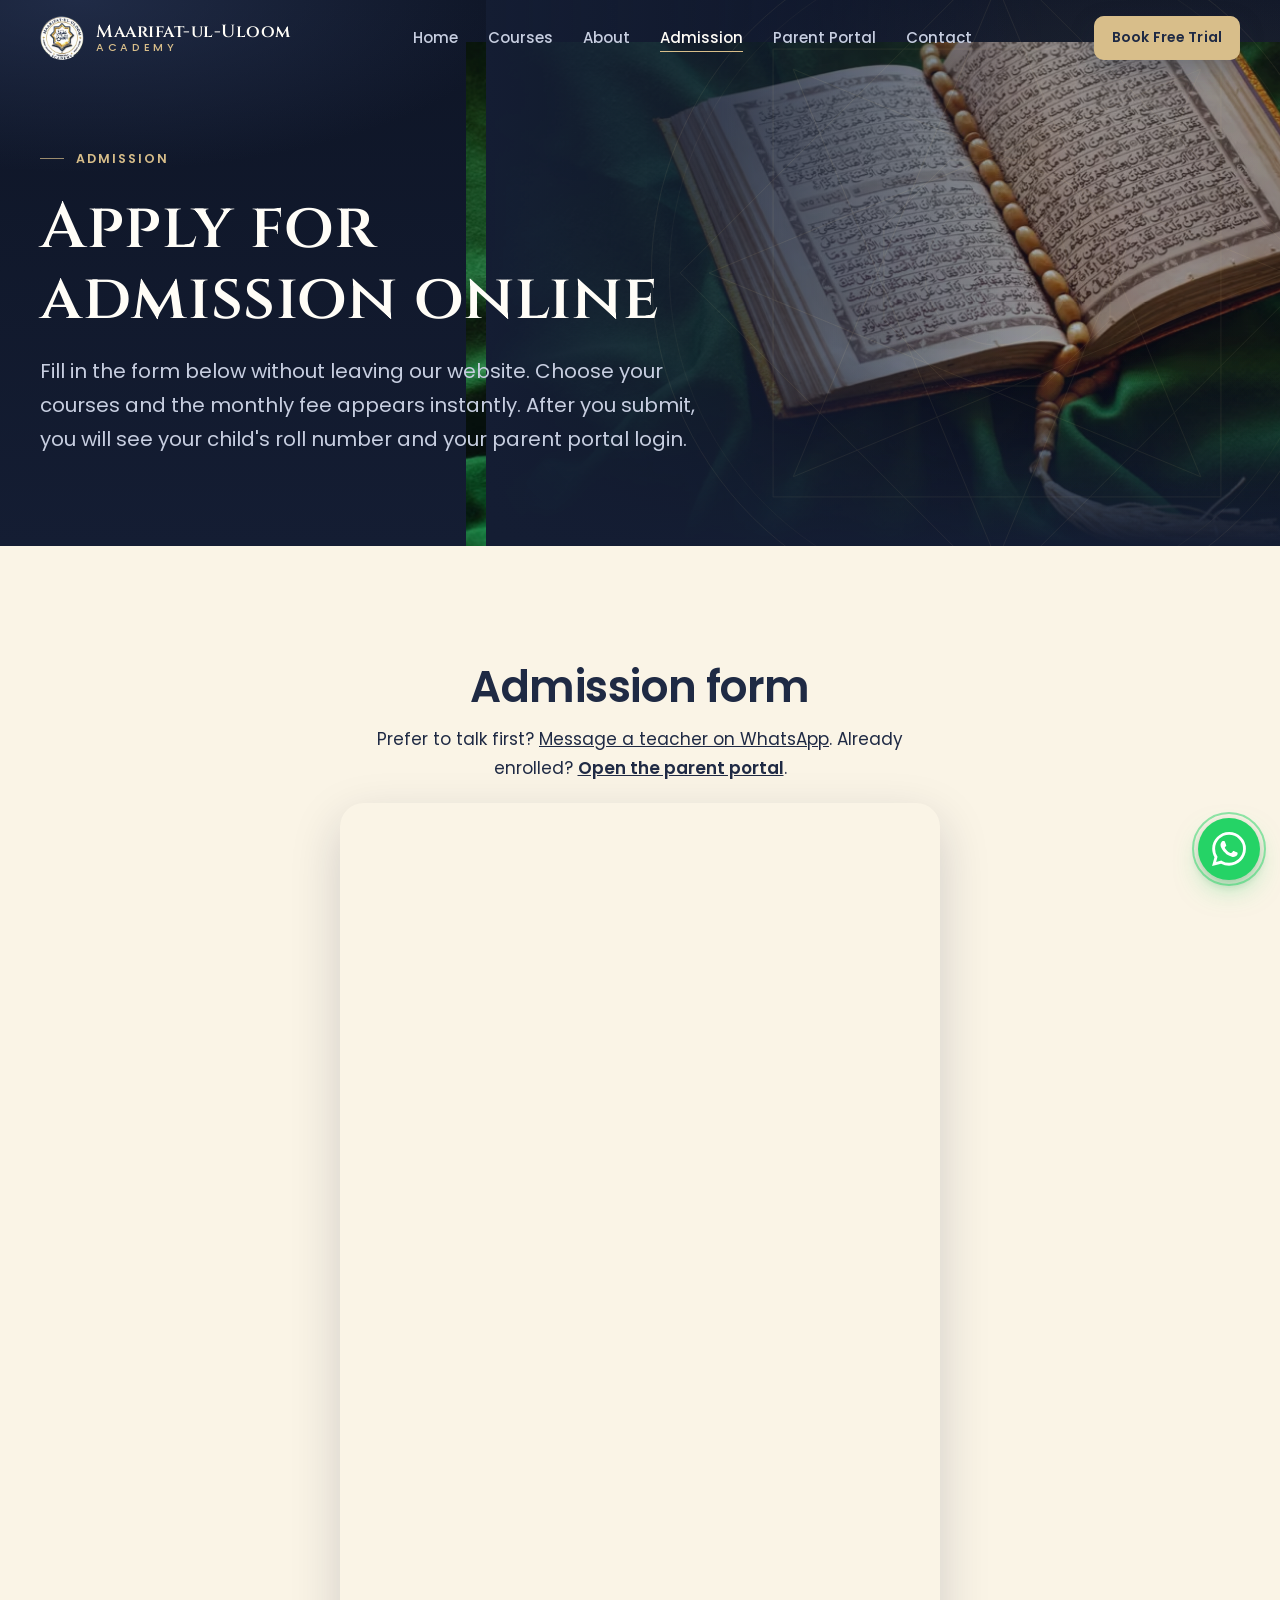
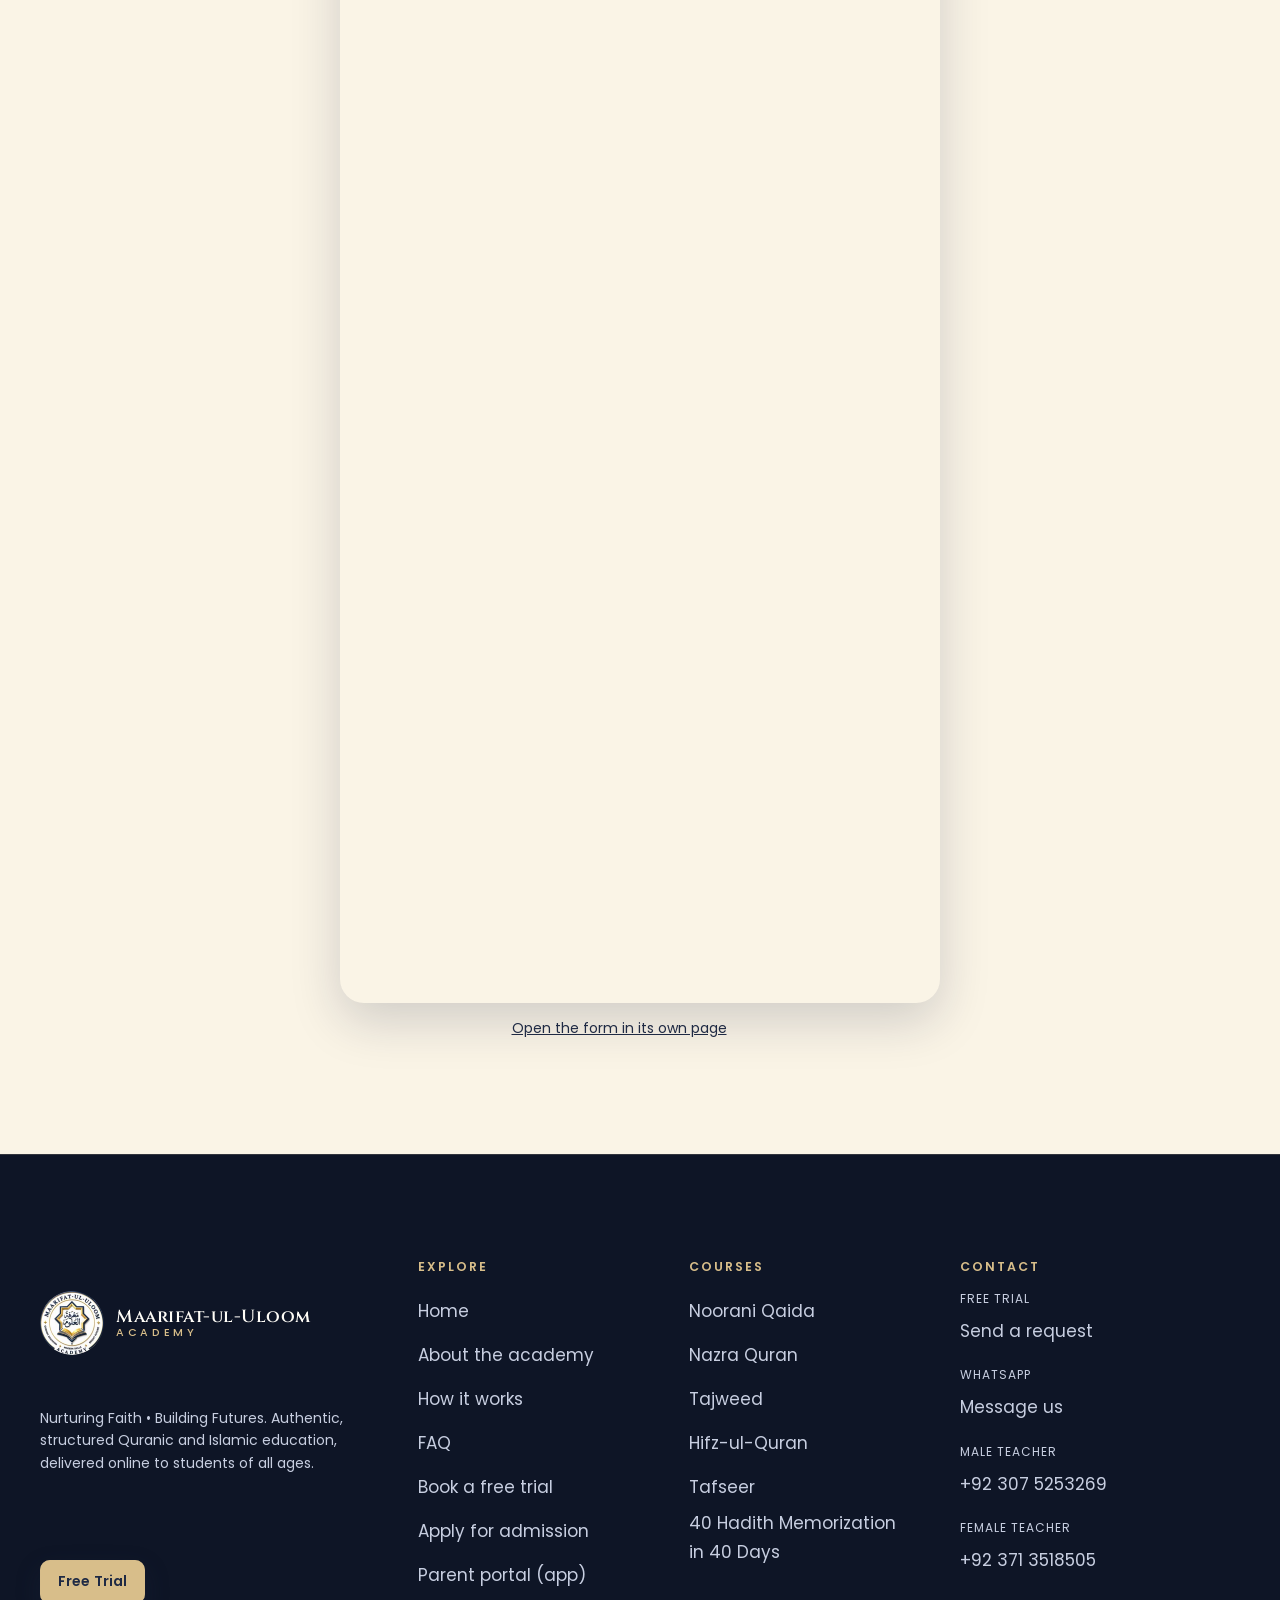
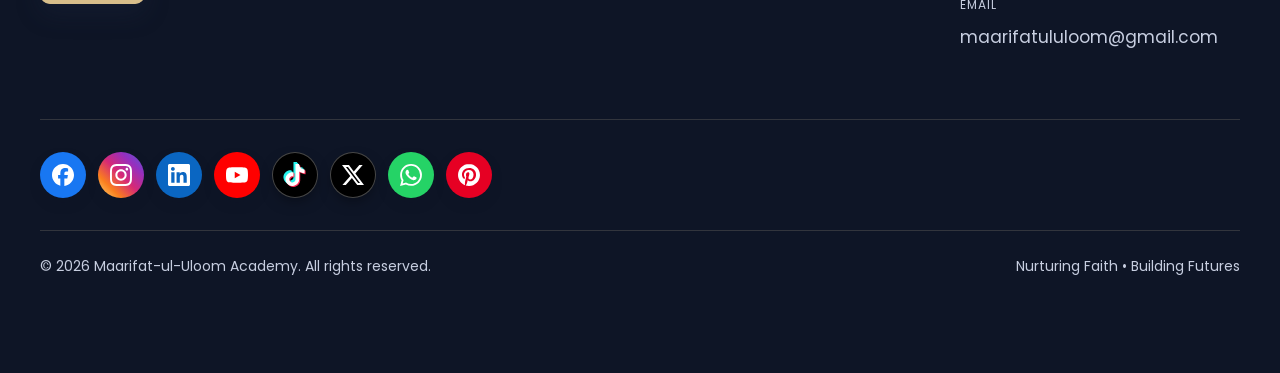
<file: admission.html>
<!DOCTYPE html>
<html lang="en">
<head>
<meta charset="utf-8">
<meta name="viewport" content="width=device-width, initial-scale=1">
<title>Apply for Admission Online | Maarifat-ul-Uloom Academy</title>
<meta name="description" content="Fill in the Maarifat-ul-Uloom Academy admission form online. Choose Qaida, Nazra, Hifz, Tajweed, Tafseer or 40 Hadith and see the monthly fee instantly.">
<meta name="theme-color" content="#141D33">
<link rel="icon" href="assets/img/brand/favicon-32.png" type="image/png" sizes="32x32">
<link rel="apple-touch-icon" href="assets/img/brand/apple-touch-icon.png">

<meta property="og:type" content="website">
<meta property="og:site_name" content="Maarifat-ul-Uloom Academy">
<meta property="og:title" content="Apply for Admission Online | Maarifat-ul-Uloom Academy">
<meta property="og:description" content="Fill in the admission form online and see the monthly fee for your chosen courses instantly.">
<meta name="twitter:card" content="summary_large_image">
<!-- SEO:START (domain not set. Run: python3 _setup/set-domain.py https://YOUR-DOMAIN  -> fills canonical, og:url, og:image, twitter:image, sitemap.xml, robots.txt. See SEO-SETUP.md) -->
<!-- SEO:END -->

<script>
/* Progressive enhancement: reveal/animation styles are scoped to .js.
   If the page script has not initialised within 3s the class is removed so nothing stays hidden. */
document.documentElement.classList.add('js');
setTimeout(function () {
  var r = document.documentElement;
  if (!r.classList.contains('js-ready')) r.classList.remove('js');
}, 3000);
</script>

<link rel="preload" href="assets/fonts/cinzel-latin-600-normal.woff2" as="font" type="font/woff2" crossorigin>
<link rel="preload" href="assets/fonts/poppins-latin-400-normal.woff2" as="font" type="font/woff2" crossorigin>

<link rel="stylesheet" href="assets/css/tokens.css?v=20260929c">
<link rel="stylesheet" href="assets/css/home.css?v=20260929c">
<link rel="stylesheet" href="assets/css/pages.css?v=20260929c">
</head>
<body>
<svg width="0" height="0" style="position:absolute" aria-hidden="true" focusable="false"><defs><symbol id="rosette" viewBox="-100 -100 200 200" fill="none" stroke="currentColor" stroke-linejoin="round"><circle r="96" vector-effect="non-scaling-stroke"/><circle r="91" vector-effect="non-scaling-stroke" opacity=".55"/><polygon points="0.0,-88.0 88.0,0.0 0.0,88.0 -88.0,0.0" vector-effect="non-scaling-stroke"/><polygon points="62.2,-62.2 62.2,62.2 -62.2,62.2 -62.2,-62.2" vector-effect="non-scaling-stroke"/><polygon points="0.0,-80.0 56.6,56.6 -80.0,0.0 56.6,-56.6 0.0,80.0 -56.6,-56.6 80.0,0.0 -56.6,56.6" vector-effect="non-scaling-stroke"/><polygon points="13.0,-31.4 31.4,-13.0 31.4,13.0 13.0,31.4 -13.0,31.4 -31.4,13.0 -31.4,-13.0 -13.0,-31.4" vector-effect="non-scaling-stroke"/><circle r="20" vector-effect="non-scaling-stroke" opacity=".7"/></symbol><symbol id="i-arrow" viewBox="0 0 24 24" fill="none" stroke="currentColor" stroke-width="2" stroke-linecap="round" stroke-linejoin="round"><path d="M5 12h14M13 6l6 6-6 6"/></symbol><symbol id="i-check" viewBox="0 0 24 24" fill="none" stroke="currentColor" stroke-width="2" stroke-linecap="round" stroke-linejoin="round"><path d="M5 12.5l4.5 4.5L19 7.5"/></symbol><symbol id="i-menu" viewBox="0 0 24 24" fill="none" stroke="currentColor" stroke-width="2" stroke-linecap="round" stroke-linejoin="round"><path d="M3 7h18M3 12h18M3 17h18"/></symbol><symbol id="i-close" viewBox="0 0 24 24" fill="none" stroke="currentColor" stroke-width="2" stroke-linecap="round" stroke-linejoin="round"><path d="M6 6l12 12M18 6L6 18"/></symbol><symbol id="i-prev" viewBox="0 0 24 24" fill="none" stroke="currentColor" stroke-width="2" stroke-linecap="round" stroke-linejoin="round"><path d="M15 18l-6-6 6-6"/></symbol><symbol id="i-next" viewBox="0 0 24 24" fill="none" stroke="currentColor" stroke-width="2" stroke-linecap="round" stroke-linejoin="round"><path d="M9 18l6-6-6-6"/></symbol><symbol id="i-pause" viewBox="0 0 24 24" fill="none" stroke="currentColor" stroke-width="2" stroke-linecap="round" stroke-linejoin="round"><path d="M9 5v14M15 5v14"/></symbol><symbol id="i-play" viewBox="0 0 24 24" fill="none" stroke="currentColor" stroke-width="2" stroke-linecap="round" stroke-linejoin="round"><path d="M7 5l12 7-12 7z"/></symbol><symbol id="i-whatsapp" viewBox="0 0 24 24" fill="currentColor"><path d="M17.472 14.382c-.297-.149-1.758-.867-2.03-.967-.273-.099-.471-.148-.67.15-.197.297-.767.966-.94 1.164-.173.199-.347.223-.644.075-.297-.15-1.255-.463-2.39-1.475-.883-.788-1.48-1.761-1.653-2.059-.173-.297-.018-.458.13-.606.134-.133.298-.347.446-.52.149-.174.198-.298.298-.497.099-.198.05-.371-.025-.52-.075-.149-.669-1.612-.916-2.207-.242-.579-.487-.5-.669-.51-.173-.008-.371-.01-.57-.01-.198 0-.52.074-.792.372-.272.297-1.04 1.016-1.04 2.479 0 1.462 1.065 2.875 1.213 3.074.149.198 2.096 3.2 5.077 4.487.709.306 1.262.489 1.694.625.712.227 1.36.195 1.871.118.571-.085 1.758-.719 2.006-1.413.248-.694.248-1.289.173-1.413-.074-.124-.272-.198-.57-.347m-5.421 7.403h-.004a9.87 9.87 0 01-5.031-1.378l-.361-.214-3.741.982.998-3.648-.235-.374a9.86 9.86 0 01-1.51-5.26c.001-5.45 4.436-9.884 9.888-9.884 2.64 0 5.122 1.03 6.988 2.898a9.825 9.825 0 012.893 6.994c-.003 5.45-4.437 9.884-9.885 9.884m8.413-18.297A11.815 11.815 0 0012.05 0C5.495 0 .16 5.335.157 11.892c0 2.096.547 4.142 1.588 5.945L.057 24l6.305-1.654a11.882 11.882 0 005.683 1.448h.005c6.554 0 11.89-5.335 11.893-11.893a11.821 11.821 0 00-3.48-8.413Z"/></symbol></defs></svg>

<a class="skip-link" href="#main">Skip to main content</a>

<!-- ============================================================
     01 · NAVIGATION
     ============================================================ -->
<header class="site-header theme-dark" data-header>
  <div class="container header__inner">
    <a class="brand" href="/" aria-label="Maarifat-ul-Uloom Academy, home">
      <img class="logo-img cms-logo" src="assets/img/brand/logo-light-128.webp" srcset="assets/img/brand/logo-light-128.webp 128w, assets/img/brand/logo-light-256.webp 256w" sizes="44px" width="44" height="44" alt="">
      <span class="brand__text">
        <span class="brand__name">Maarifat-ul-Uloom</span>
        <span class="brand__sub">Academy</span>
      </span>
    </a>

    <nav class="nav" aria-label="Primary">
      <ul>
        <li><a href="/">Home</a></li>
        <li><a href="courses">Courses</a></li>
        <li><a href="about">About</a></li>
        <li><a href="about#how-it-works">How It Works</a></li>
        <li><a href="about#faq">FAQ</a></li>
        <li><a href="admission" aria-current="page">Admission</a></li><li><a href="portal">Parent Portal</a></li>
        <li><a href="contact">Contact</a></li>
      </ul>
    </nav>

    <div class="header__actions">
      <a class="btn btn--primary btn--sm header__cta" href="contact"><span>Book Free Trial</span></a>
      <button class="nav-toggle" type="button" aria-expanded="false" aria-controls="mobile-menu" data-nav-toggle>
        <span class="sr-only" data-nav-toggle-label>Open menu</span>
        <svg class="i-open" width="22" height="22" aria-hidden="true" focusable="false"><use href="#i-menu"/></svg>
        <svg class="i-close" width="22" height="22" aria-hidden="true" focusable="false"><use href="#i-close"/></svg>
      </button>
    </div>
  </div>
</header>

<div class="mobile-menu theme-dark" id="mobile-menu" role="region" aria-label="Site menu" data-mobile-menu hidden>
  <div class="mobile-menu__inner">
    <nav aria-label="Mobile">
      <ul>
        <li><a href="/">Home</a></li>
        <li><a href="courses">Courses</a></li>
        <li><a href="about">About</a></li>
        <li><a href="about#how-it-works">How It Works</a></li>
        <li><a href="about#faq">FAQ</a></li>
        <li><a href="admission" aria-current="page">Admission</a></li><li><a href="portal">Parent Portal</a></li>
        <li><a href="contact">Contact</a></li>
      </ul>
    </nav>
    <div class="mobile-menu__cta">
      <a class="btn btn--primary btn--lg" href="contact">Book Free Trial <svg aria-hidden="true" focusable="false"><use href="#i-arrow"/></svg></a>
      <a class="btn btn--whatsapp btn--lg" href="https://wa.me/923075253269" data-contact-href="whatsappMale" data-wa-choose target="_blank" rel="noopener"><svg aria-hidden="true" focusable="false"><use href="#i-whatsapp"/></svg> WhatsApp us</a>
    </div>
  </div>
</div>


<main id="main" tabindex="-1">
<section class="page-hero page-hero--photo theme-dark" data-sp aria-labelledby="page-title">
  <div class="page-hero__photo" aria-hidden="true"><picture><source type="image/avif" sizes="(min-width: 1024px) 60vw, 100vw" srcset="assets/img/courses/hero-contact-900.avif 900w, assets/img/courses/hero-contact-1400.avif 1400w, assets/img/courses/hero-contact-2000.avif 2000w"><source type="image/webp" sizes="(min-width: 1024px) 60vw, 100vw" srcset="assets/img/courses/hero-contact-900.webp 900w, assets/img/courses/hero-contact-1400.webp 1400w, assets/img/courses/hero-contact-2000.webp 2000w"><img src="assets/img/courses/hero-contact-1400.webp" width="1400" height="875" fetchpriority="high" decoding="async" alt=""></picture></div>
  <div class="page-hero__geo" aria-hidden="true"><svg viewBox="0 0 200 200" stroke-width="1" color="#D8BE8A" aria-hidden="true" focusable="false"><use href="#rosette"/></svg></div>
  <div class="container page-hero__inner">
    <p class="label">Admission</p>
    <h1 id="page-title">Apply for admission online</h1>
    <p class="lead">Fill in the form below without leaving our website. Choose your courses and the monthly fee appears instantly. After you submit, you will see your child's roll number and your parent portal login.</p>
  </div>
</section>
<section class="section" aria-labelledby="adm-title">
  <div class="container" style="max-width:600px">
    <h2 id="adm-title" style="text-align:center;margin-bottom:12px">Admission form</h2>
    <p style="text-align:center">Prefer to talk first? <a href="https://wa.me/923075253269" data-wa-choose target="_blank" rel="noopener">Message a teacher on WhatsApp</a>. Already enrolled? <a href="portal"><strong>Open the parent portal</strong></a>.</p>
    <iframe id="apply-frame" src="https://admission-form.maarifat-ul-uloom-academy.com/" title="Maarifat-ul-Uloom Academy admission form" loading="lazy" style="display:block;width:100%;height:1800px;border:0;border-radius:24px;margin-top:20px;box-shadow:0 18px 50px rgba(20,30,60,.18);background:transparent"></iframe>
    <p class="small" style="text-align:center;margin-top:14px"><a href="https://admission-form.maarifat-ul-uloom-academy.com/" target="_blank" rel="noopener">Open the form in its own page<span class="sr-only"> (opens in a new tab)</span></a></p>
  </div>
</section>
</main>

<!-- ============================================================
     FOOTER (shared by all four public pages)
     ============================================================ -->
<footer class="footer theme-dark" data-hide-sticky>
  <div class="container">
    <div class="footer__grid">
      <div class="footer__brand">
        <a class="brand" href="/" aria-label="Maarifat-ul-Uloom Academy, home">
          <img class="logo-img logo-img--lg cms-logo" src="assets/img/brand/logo-light-128.webp" srcset="assets/img/brand/logo-light-128.webp 128w, assets/img/brand/logo-light-256.webp 256w, assets/img/brand/logo-light-512.webp 512w" sizes="64px" width="64" height="64" alt="" loading="lazy">
          <span class="brand__text">
            <span class="brand__name">Maarifat-ul-Uloom</span>
            <span class="brand__sub">Academy</span>
          </span>
        </a>
        <p class="small">Nurturing Faith &bull; Building Futures. Authentic, structured Quranic and Islamic education, delivered online to students of all ages.</p>
        <p><a class="btn btn--primary btn--sm" href="contact">Free Trial</a></p>
      </div>

      <nav class="footer__col" aria-label="Explore">
        <h3 class="footer__h">Explore</h3>
        <ul>
          <li><a href="/">Home</a></li>
          <li><a href="about">About the academy</a></li>
          <li><a href="about#how-it-works">How it works</a></li>
          <li><a href="about#faq">FAQ</a></li>
          <li><a href="contact">Book a free trial</a></li>
          <li><a href="admission">Apply for admission</a></li><li><a href="portal">Parent portal (app)</a></li>
        </ul>
      </nav>

      <nav class="footer__col" aria-label="Courses">
        <h3 class="footer__h">Courses</h3>
        <ul>
          <li><a href="courses#noorani-qaida">Noorani Qaida</a></li>
          <li><a href="courses#quran-reading">Nazra Quran</a></li>
          <li><a href="courses#tajweed">Tajweed</a></li>
          <li><a href="courses#hifz-support">Hifz-ul-Quran</a></li>
          <li><a href="courses#tafseer">Tafseer</a></li>
        <li><a href="courses#hadith-40">40 Hadith Memorization in 40 Days</a></li>
        </ul>
      </nav>

      <div class="footer__col">
        <h3 class="footer__h">Contact</h3>
        <ul class="footer__contact">
          <li><span class="footer__k">Free trial</span><a href="contact">Send a request</a></li>
          <li><span class="footer__k">WhatsApp</span><a href="https://wa.me/923075253269" data-contact-href="whatsappMale" data-wa-choose target="_blank" rel="noopener">Message us<span class="sr-only"> (opens in a new tab)</span></a></li>
          <li><span class="footer__k">Male teacher</span><a href="tel:+923075253269" data-contact-href="phoneMale" data-contact-value="phoneMale">+92 307 5253269</a></li>
          <li><span class="footer__k">Female teacher</span><a href="tel:+923713518505" data-contact-href="phoneFemale" data-contact-value="phoneFemale">+92 371 3518505</a></li>
          <li><span class="footer__k">Email</span><a href="mailto:maarifatululoom@gmail.com" data-contact-href="email" data-contact-value="email">maarifatululoom@gmail.com</a></li>
        </ul>
      </div>
    </div>

    <div class="footer__social" role="group" aria-label="Follow us on social media">
      <a class="social-btn" data-social="facebook" href="https://facebook.com/profile.php?id=61591790594650" aria-label="Facebook" target="_blank" rel="noopener"><svg viewBox="0 0 24 24" fill="currentColor" aria-hidden="true" focusable="false"><path d="M9.101 23.691v-7.98H6.627v-3.667h2.474v-1.58c0-4.085 1.848-5.978 5.858-5.978.401 0 .955.042 1.468.103a8.68 8.68 0 0 1 1.141.195v3.325a8.623 8.623 0 0 0-.653-.036 26.805 26.805 0 0 0-.733-.009c-.707 0-1.259.096-1.675.309a1.686 1.686 0 0 0-.679.622c-.258.42-.374.995-.374 1.752v1.297h3.919l-.386 2.103-.287 1.564h-3.246v8.245C19.396 23.238 24 18.179 24 12.044c0-6.627-5.373-12-12-12s-12 5.373-12 12c0 5.628 3.874 10.35 9.101 11.647Z"/></svg></a>
      <a class="social-btn" data-social="instagram" href="https://instagram.com/maarifat_ul_uloom_academy" aria-label="Instagram" target="_blank" rel="noopener"><svg viewBox="0 0 24 24" fill="currentColor" aria-hidden="true" focusable="false"><path d="M12 0C8.74 0 8.333.015 7.053.072 5.775.132 4.905.333 4.14.63c-.789.306-1.459.717-2.126 1.384S.935 3.35.63 4.14C.333 4.905.131 5.775.072 7.053.012 8.333 0 8.74 0 12s.015 3.667.072 4.947c.06 1.277.261 2.148.558 2.913.306.788.717 1.459 1.384 2.126.667.666 1.336 1.079 2.126 1.384.766.296 1.636.499 2.913.558C8.333 23.988 8.74 24 12 24s3.667-.015 4.947-.072c1.277-.06 2.148-.262 2.913-.558.788-.306 1.459-.718 2.126-1.384.666-.667 1.079-1.335 1.384-2.126.296-.765.499-1.636.558-2.913.06-1.28.072-1.687.072-4.947s-.015-3.667-.072-4.947c-.06-1.277-.262-2.149-.558-2.913-.306-.789-.718-1.459-1.384-2.126C21.319 1.347 20.651.935 19.86.63c-.765-.297-1.636-.499-2.913-.558C15.667.012 15.26 0 12 0zm0 2.16c3.203 0 3.585.016 4.85.071 1.17.055 1.805.249 2.227.415.562.217.96.477 1.382.896.419.42.679.819.896 1.381.164.422.36 1.057.413 2.227.057 1.266.07 1.646.07 4.85s-.015 3.585-.074 4.85c-.061 1.17-.256 1.805-.421 2.227-.224.562-.479.96-.899 1.382-.419.419-.824.679-1.38.896-.42.164-1.065.36-2.235.413-1.274.057-1.649.07-4.859.07-3.211 0-3.586-.015-4.859-.074-1.171-.061-1.816-.256-2.236-.421-.569-.224-.96-.479-1.379-.899-.421-.419-.69-.824-.9-1.38-.165-.42-.359-1.065-.42-2.235-.045-1.26-.061-1.649-.061-4.844 0-3.196.016-3.586.061-4.861.061-1.17.255-1.814.42-2.234.21-.57.479-.96.9-1.381.419-.419.81-.689 1.379-.898.42-.166 1.051-.361 2.221-.421 1.275-.045 1.65-.06 4.859-.06l.045.03zm0 3.678c-3.405 0-6.162 2.76-6.162 6.162 0 3.405 2.76 6.162 6.162 6.162 3.405 0 6.162-2.76 6.162-6.162 0-3.405-2.76-6.162-6.162-6.162zM12 16c-2.21 0-4-1.79-4-4s1.79-4 4-4 4 1.79 4 4-1.79 4-4 4zm7.846-10.405c0 .795-.646 1.44-1.44 1.44-.795 0-1.44-.646-1.44-1.44 0-.794.646-1.439 1.44-1.439.793-.001 1.44.645 1.44 1.439z"/></svg></a>
      <a class="social-btn" data-social="linkedin" href="https://linkedin.com/company/maarifat-ul-uloom-academy" aria-label="LinkedIn" target="_blank" rel="noopener"><svg viewBox="0 0 24 24" fill="currentColor" aria-hidden="true" focusable="false"><path d="M20.447 20.452h-3.554v-5.569c0-1.328-.027-3.037-1.852-3.037-1.853 0-2.136 1.445-2.136 2.939v5.667H9.351V9h3.414v1.561h.046c.477-.9 1.637-1.85 3.37-1.85 3.601 0 4.267 2.37 4.267 5.455v6.286zM5.337 7.433c-1.144 0-2.063-.926-2.063-2.065 0-1.138.92-2.063 2.063-2.063 1.14 0 2.064.925 2.064 2.063 0 1.139-.925 2.065-2.064 2.065zm1.782 13.019H3.555V9h3.564v11.452zM22.225 0H1.771C.792 0 0 .774 0 1.729v20.542C0 23.227.792 24 1.771 24h20.451C23.2 24 24 23.227 24 22.271V1.729C24 .774 23.2 0 22.222 0h.003z"/></svg></a>
      <a class="social-btn" data-social="youtube" href="https://youtube.com/@MaarifatUlUloomAcademy" aria-label="YouTube" target="_blank" rel="noopener"><svg viewBox="0 0 24 24" fill="currentColor" aria-hidden="true" focusable="false"><path d="M23.498 6.186a3.016 3.016 0 0 0-2.122-2.136C19.505 3.545 12 3.545 12 3.545s-7.505 0-9.377.505A3.017 3.017 0 0 0 .502 6.186C0 8.07 0 12 0 12s0 3.93.502 5.814a3.016 3.016 0 0 0 2.122 2.136c1.871.505 9.376.505 9.376.505s7.505 0 9.377-.505a3.015 3.015 0 0 0 2.122-2.136C24 15.93 24 12 24 12s0-3.93-.502-5.814zM9.545 15.568V8.432L15.818 12l-6.273 3.568z"/></svg></a>
      <a class="social-btn" data-social="tiktok" href="https://tiktok.com/@maarifatululoomac" aria-label="TikTok" target="_blank" rel="noopener"><svg viewBox="0 0 24 24" fill="currentColor" aria-hidden="true" focusable="false"><path d="M12.525.02c1.31-.02 2.61-.01 3.91-.02.08 1.53.63 3.09 1.75 4.17 1.12 1.11 2.7 1.62 4.24 1.79v4.03c-1.44-.05-2.89-.35-4.2-.97-.57-.26-1.1-.59-1.62-.93-.01 2.92.01 5.84-.02 8.75-.08 1.4-.54 2.79-1.35 3.94-1.31 1.92-3.58 3.17-5.91 3.21-1.43.08-2.86-.31-4.08-1.03-2.02-1.19-3.44-3.37-3.65-5.71-.02-.5-.03-1-.01-1.49.18-1.9 1.12-3.72 2.58-4.96 1.66-1.44 3.98-2.13 6.15-1.72.02 1.48-.04 2.96-.04 4.44-.99-.32-2.15-.23-3.02.37-.63.41-1.11 1.04-1.36 1.75-.21.51-.15 1.07-.14 1.61.24 1.64 1.82 3.02 3.5 2.87 1.12-.01 2.19-.66 2.77-1.61.19-.33.4-.67.41-1.06.1-1.79.06-3.57.07-5.36.01-4.03-.01-8.05.02-12.07z"/></svg></a>
      <a class="social-btn" data-social="x" href="https://x.com/MaarifatUlUloom" aria-label="X (Twitter)" target="_blank" rel="noopener"><svg viewBox="0 0 24 24" fill="currentColor" aria-hidden="true" focusable="false"><path d="M18.901 1.153h3.68l-8.04 9.19L24 22.846h-7.406l-5.8-7.584-6.638 7.584H.474l8.6-9.83L0 1.154h7.594l5.243 6.932ZM17.61 20.644h2.039L6.486 3.24H4.298Z"/></svg></a>
      <a class="social-btn" data-social="whatsappChannel" href="https://whatsapp.com/channel/0029Vb8Doae9xVJYnsMAuV2S" aria-label="WhatsApp Channel" target="_blank" rel="noopener"><svg viewBox="0 0 24 24" fill="currentColor" aria-hidden="true" focusable="false"><path d="M17.472 14.382c-.297-.149-1.758-.867-2.03-.967-.273-.099-.471-.148-.67.15-.197.297-.767.966-.94 1.164-.173.199-.347.223-.644.075-.297-.15-1.255-.463-2.39-1.475-.883-.788-1.48-1.761-1.653-2.059-.173-.297-.018-.458.13-.606.134-.133.298-.347.446-.52.149-.174.198-.298.298-.497.099-.198.05-.371-.025-.52-.075-.149-.669-1.612-.916-2.207-.242-.579-.487-.5-.669-.51-.173-.008-.371-.01-.57-.01-.198 0-.52.074-.792.372-.272.297-1.04 1.016-1.04 2.479 0 1.462 1.065 2.875 1.213 3.074.149.198 2.096 3.2 5.077 4.487.709.306 1.262.489 1.694.625.712.227 1.36.195 1.871.118.571-.085 1.758-.719 2.006-1.413.248-.694.248-1.289.173-1.413-.074-.124-.272-.198-.57-.347m-5.421 7.403h-.004a9.87 9.87 0 01-5.031-1.378l-.361-.214-3.741.982.998-3.648-.235-.374a9.86 9.86 0 01-1.51-5.26c.001-5.45 4.436-9.884 9.888-9.884 2.64 0 5.122 1.03 6.988 2.898a9.825 9.825 0 012.893 6.994c-.003 5.45-4.437 9.884-9.885 9.884m8.413-18.297A11.815 11.815 0 0012.05 0C5.495 0 .16 5.335.157 11.892c0 2.096.547 4.142 1.588 5.945L.057 24l6.305-1.654a11.882 11.882 0 005.683 1.448h.005c6.554 0 11.89-5.335 11.893-11.893a11.821 11.821 0 00-3.48-8.413Z"/></svg></a>
      <a class="social-btn" data-social="pinterest" href="https://pin.it/4gwbnP8Il" aria-label="Pinterest" target="_blank" rel="noopener"><svg viewBox="0 0 24 24" fill="currentColor" aria-hidden="true" focusable="false"><path d="M12.017 0C5.396 0 .029 5.367.029 11.987c0 5.079 3.158 9.417 7.618 11.162-.105-.949-.199-2.403.041-3.439.219-.937 1.406-5.957 1.406-5.957s-.359-.72-.359-1.781c0-1.663.967-2.911 2.168-2.911 1.024 0 1.518.769 1.518 1.688 0 1.029-.653 2.567-.992 3.992-.285 1.193.6 2.165 1.775 2.165 2.128 0 3.768-2.245 3.768-5.487 0-2.861-2.063-4.869-5.008-4.869-3.41 0-5.409 2.562-5.409 5.199 0 1.033.394 2.143.889 2.741.099.12.112.225.085.345-.09.375-.293 1.199-.334 1.363-.053.225-.172.271-.401.165-1.495-.69-2.433-2.878-2.433-4.646 0-3.776 2.748-7.252 7.92-7.252 4.158 0 7.392 2.967 7.392 6.923 0 4.135-2.607 7.462-6.233 7.462-1.214 0-2.354-.629-2.758-1.379l-.749 2.848c-.269 1.045-1.004 2.352-1.498 3.146 1.123.345 2.306.535 3.55.535 6.607 0 11.985-5.365 11.985-11.987C23.97 5.39 18.592.026 11.985.026L12.017 0z"/></svg></a>
    </div>

    <div class="footer__bottom">
      <p class="small">&copy; <span data-year>2026</span> Maarifat-ul-Uloom Academy. All rights reserved.</p>
      <p class="small">Nurturing Faith &bull; Building Futures</p>
    </div>
  </div>
</footer>

<!-- sticky bar omitted on this page -->

<script src="assets/js/content-store.js?v=20260929c"></script>
<script src="assets/js/content-apply.js?v=20260929c"></script>
<script src="assets/js/public-sync.js?v=20260929c"></script>
<script src="assets/js/home.js?v=20260929c" defer></script>
<script src="assets/js/wa-widget.js?v=20260929c" defer></script>
<script src="assets/js/scroll-scenes.js?v=20260929c" defer></script>
<script>addEventListener("message",function(e){if(e.origin!=="https://admission-form.maarifat-ul-uloom-academy.com")return;var h=e.data&&e.data.maarifatForm,f=document.getElementById("apply-frame");if(f&&h>300)f.style.height=(h+8)+"px"});</script>
</body>
</html>
</file>
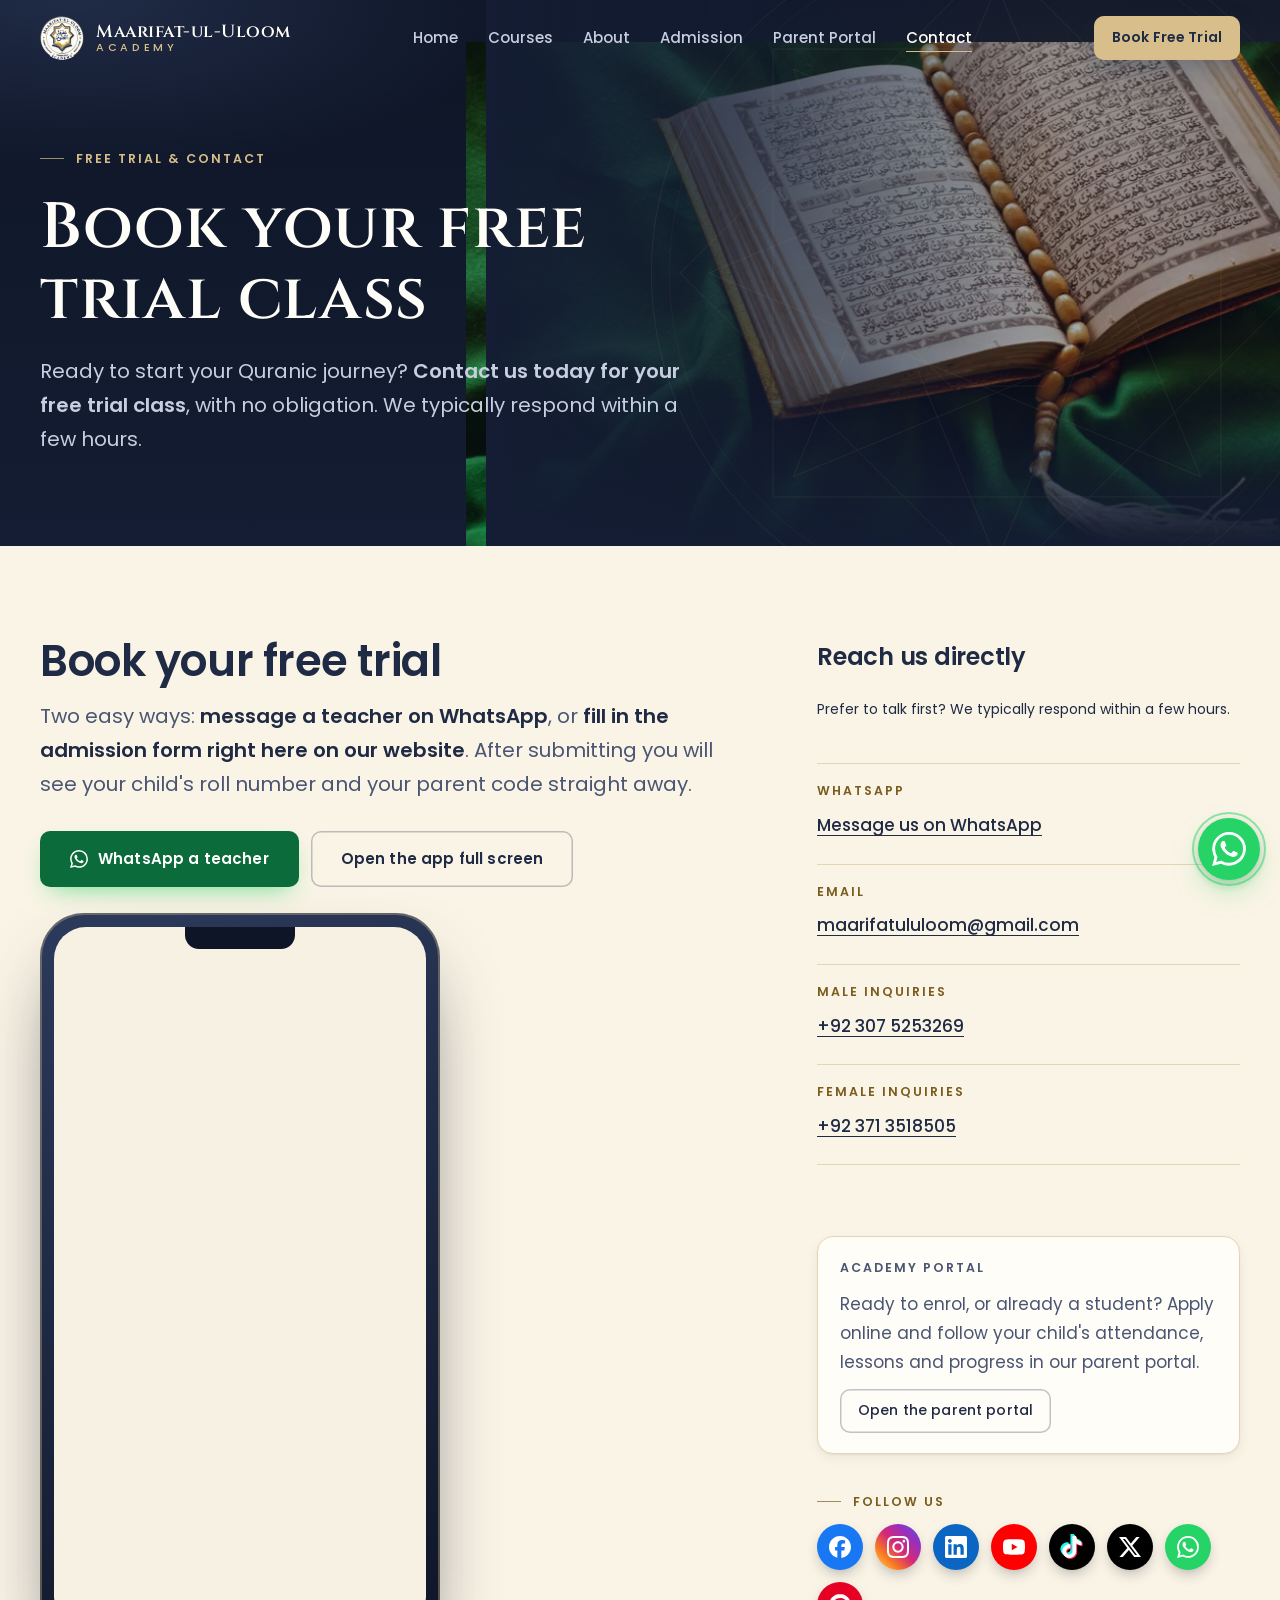
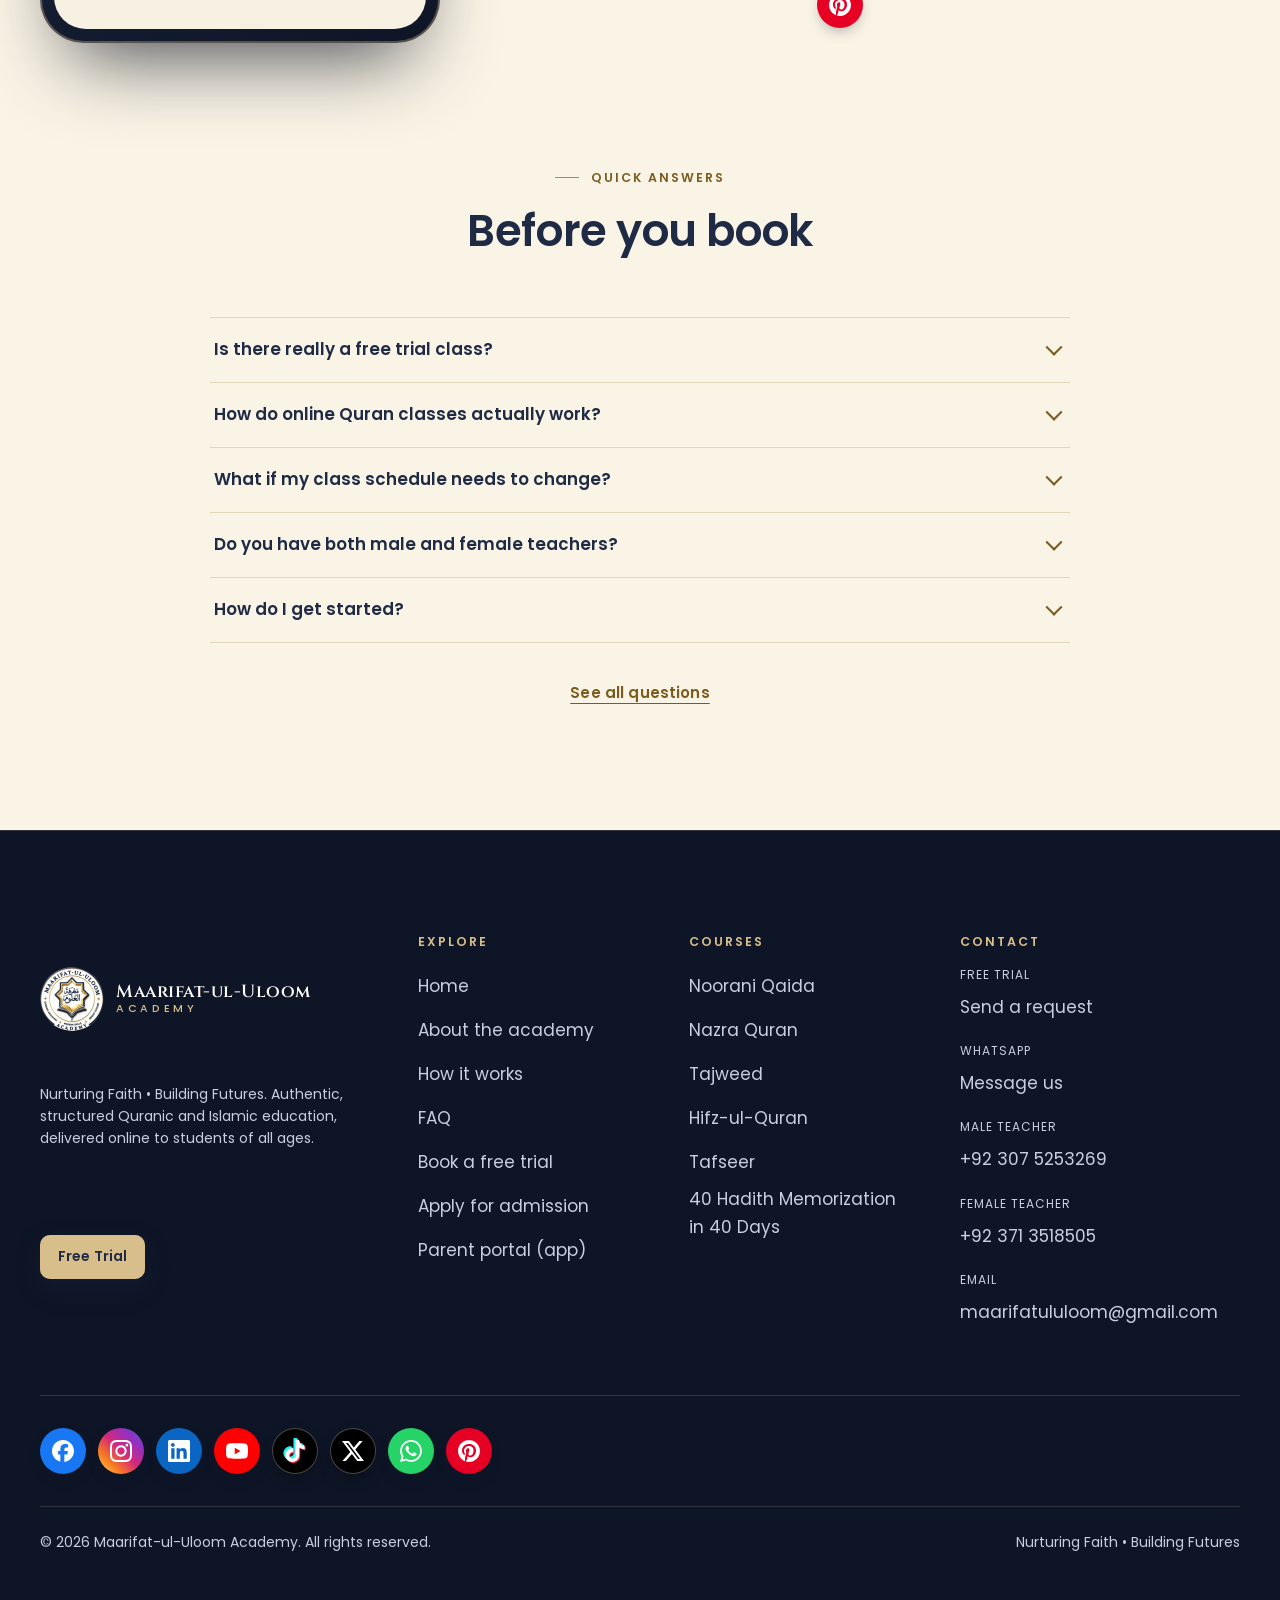
<file: contact.html>
<!DOCTYPE html>
<html lang="en">
<head>
<meta charset="utf-8">
<meta name="viewport" content="width=device-width, initial-scale=1">
<title>Book a Free Trial Quran Class | Maarifat-ul-Uloom Academy</title>
<meta name="description" content="Book a free trial class at Maarifat-ul-Uloom Academy: message a male or female teacher on WhatsApp, or apply online in our academy app.">
<meta name="theme-color" content="#141D33">
<link rel="icon" href="assets/img/brand/favicon-32.png" type="image/png" sizes="32x32">
<link rel="apple-touch-icon" href="assets/img/brand/apple-touch-icon.png">

<meta property="og:type" content="website">
<meta property="og:site_name" content="Maarifat-ul-Uloom Academy">
<meta property="og:title" content="Free Trial &amp; Contact | Maarifat-ul-Uloom Academy">
<meta property="og:description" content="Book a free trial class at Maarifat-ul-Uloom Academy. Choose a course, your preferred teacher and timing, then send your request by WhatsApp or email.">
<meta name="twitter:card" content="summary_large_image">
<!-- SEO:START (domain not set. Run: python3 _setup/set-domain.py https://YOUR-DOMAIN  -> fills canonical, og:url, og:image, twitter:image, sitemap.xml, robots.txt. See SEO-SETUP.md) -->
<!-- SEO:END -->

<script>
/* Progressive enhancement: reveal/animation styles are scoped to .js.
   If the page script has not initialised within 3s the class is removed so nothing stays hidden. */
document.documentElement.classList.add('js');
setTimeout(function () {
  var r = document.documentElement;
  if (!r.classList.contains('js-ready')) r.classList.remove('js');
}, 3000);
</script>

<link rel="preload" href="assets/fonts/cinzel-latin-600-normal.woff2" as="font" type="font/woff2" crossorigin>
<link rel="preload" href="assets/fonts/poppins-latin-400-normal.woff2" as="font" type="font/woff2" crossorigin>

<link rel="stylesheet" href="assets/css/tokens.css?v=20260929c">
<link rel="stylesheet" href="assets/css/home.css?v=20260929c">
<link rel="stylesheet" href="assets/css/pages.css?v=20260929c">
</head>
<body>
<svg width="0" height="0" style="position:absolute" aria-hidden="true" focusable="false"><defs><symbol id="rosette" viewBox="-100 -100 200 200" fill="none" stroke="currentColor" stroke-linejoin="round"><circle r="96" vector-effect="non-scaling-stroke"/><circle r="91" vector-effect="non-scaling-stroke" opacity=".55"/><polygon points="0.0,-88.0 88.0,0.0 0.0,88.0 -88.0,0.0" vector-effect="non-scaling-stroke"/><polygon points="62.2,-62.2 62.2,62.2 -62.2,62.2 -62.2,-62.2" vector-effect="non-scaling-stroke"/><polygon points="0.0,-80.0 56.6,56.6 -80.0,0.0 56.6,-56.6 0.0,80.0 -56.6,-56.6 80.0,0.0 -56.6,56.6" vector-effect="non-scaling-stroke"/><polygon points="13.0,-31.4 31.4,-13.0 31.4,13.0 13.0,31.4 -13.0,31.4 -31.4,13.0 -31.4,-13.0 -13.0,-31.4" vector-effect="non-scaling-stroke"/><circle r="20" vector-effect="non-scaling-stroke" opacity=".7"/></symbol><symbol id="i-arrow" viewBox="0 0 24 24" fill="none" stroke="currentColor" stroke-width="2" stroke-linecap="round" stroke-linejoin="round"><path d="M5 12h14M13 6l6 6-6 6"/></symbol><symbol id="i-check" viewBox="0 0 24 24" fill="none" stroke="currentColor" stroke-width="2" stroke-linecap="round" stroke-linejoin="round"><path d="M5 12.5l4.5 4.5L19 7.5"/></symbol><symbol id="i-menu" viewBox="0 0 24 24" fill="none" stroke="currentColor" stroke-width="2" stroke-linecap="round" stroke-linejoin="round"><path d="M3 7h18M3 12h18M3 17h18"/></symbol><symbol id="i-close" viewBox="0 0 24 24" fill="none" stroke="currentColor" stroke-width="2" stroke-linecap="round" stroke-linejoin="round"><path d="M6 6l12 12M18 6L6 18"/></symbol><symbol id="i-prev" viewBox="0 0 24 24" fill="none" stroke="currentColor" stroke-width="2" stroke-linecap="round" stroke-linejoin="round"><path d="M15 18l-6-6 6-6"/></symbol><symbol id="i-next" viewBox="0 0 24 24" fill="none" stroke="currentColor" stroke-width="2" stroke-linecap="round" stroke-linejoin="round"><path d="M9 18l6-6-6-6"/></symbol><symbol id="i-pause" viewBox="0 0 24 24" fill="none" stroke="currentColor" stroke-width="2" stroke-linecap="round" stroke-linejoin="round"><path d="M9 5v14M15 5v14"/></symbol><symbol id="i-play" viewBox="0 0 24 24" fill="none" stroke="currentColor" stroke-width="2" stroke-linecap="round" stroke-linejoin="round"><path d="M7 5l12 7-12 7z"/></symbol><symbol id="i-whatsapp" viewBox="0 0 24 24" fill="currentColor"><path d="M17.472 14.382c-.297-.149-1.758-.867-2.03-.967-.273-.099-.471-.148-.67.15-.197.297-.767.966-.94 1.164-.173.199-.347.223-.644.075-.297-.15-1.255-.463-2.39-1.475-.883-.788-1.48-1.761-1.653-2.059-.173-.297-.018-.458.13-.606.134-.133.298-.347.446-.52.149-.174.198-.298.298-.497.099-.198.05-.371-.025-.52-.075-.149-.669-1.612-.916-2.207-.242-.579-.487-.5-.669-.51-.173-.008-.371-.01-.57-.01-.198 0-.52.074-.792.372-.272.297-1.04 1.016-1.04 2.479 0 1.462 1.065 2.875 1.213 3.074.149.198 2.096 3.2 5.077 4.487.709.306 1.262.489 1.694.625.712.227 1.36.195 1.871.118.571-.085 1.758-.719 2.006-1.413.248-.694.248-1.289.173-1.413-.074-.124-.272-.198-.57-.347m-5.421 7.403h-.004a9.87 9.87 0 01-5.031-1.378l-.361-.214-3.741.982.998-3.648-.235-.374a9.86 9.86 0 01-1.51-5.26c.001-5.45 4.436-9.884 9.888-9.884 2.64 0 5.122 1.03 6.988 2.898a9.825 9.825 0 012.893 6.994c-.003 5.45-4.437 9.884-9.885 9.884m8.413-18.297A11.815 11.815 0 0012.05 0C5.495 0 .16 5.335.157 11.892c0 2.096.547 4.142 1.588 5.945L.057 24l6.305-1.654a11.882 11.882 0 005.683 1.448h.005c6.554 0 11.89-5.335 11.893-11.893a11.821 11.821 0 00-3.48-8.413Z"/></symbol></defs></svg>

<a class="skip-link" href="#main">Skip to main content</a>

<!-- ============================================================
     01 · NAVIGATION
     ============================================================ -->
<header class="site-header theme-dark" data-header>
  <div class="container header__inner">
    <a class="brand" href="/" aria-label="Maarifat-ul-Uloom Academy, home">
      <img class="logo-img cms-logo" src="assets/img/brand/logo-light-128.webp" srcset="assets/img/brand/logo-light-128.webp 128w, assets/img/brand/logo-light-256.webp 256w" sizes="44px" width="44" height="44" alt="">
      <span class="brand__text">
        <span class="brand__name">Maarifat-ul-Uloom</span>
        <span class="brand__sub">Academy</span>
      </span>
    </a>

    <nav class="nav" aria-label="Primary">
      <ul>
        <li><a href="/">Home</a></li>
        <li><a href="courses">Courses</a></li>
        <li><a href="about">About</a></li>
        <li><a href="about#how-it-works">How It Works</a></li>
        <li><a href="about#faq">FAQ</a></li>
        <li><a href="admission">Admission</a></li><li><a href="portal">Parent Portal</a></li>
        <li><a href="contact" aria-current="page">Contact</a></li>
      </ul>
    </nav>

    <div class="header__actions">
      <a class="btn btn--primary btn--sm header__cta" href="contact"><span>Book Free Trial</span></a>
      <button class="nav-toggle" type="button" aria-expanded="false" aria-controls="mobile-menu" data-nav-toggle>
        <span class="sr-only" data-nav-toggle-label>Open menu</span>
        <svg class="i-open" width="22" height="22" aria-hidden="true" focusable="false"><use href="#i-menu"/></svg>
        <svg class="i-close" width="22" height="22" aria-hidden="true" focusable="false"><use href="#i-close"/></svg>
      </button>
    </div>
  </div>
</header>

<div class="mobile-menu theme-dark" id="mobile-menu" role="region" aria-label="Site menu" data-mobile-menu hidden>
  <div class="mobile-menu__inner">
    <nav aria-label="Mobile">
      <ul>
        <li><a href="/">Home</a></li>
        <li><a href="courses">Courses</a></li>
        <li><a href="about">About</a></li>
        <li><a href="about#how-it-works">How It Works</a></li>
        <li><a href="about#faq">FAQ</a></li>
        <li><a href="admission">Admission</a></li><li><a href="portal">Parent Portal</a></li>
        <li><a href="contact" aria-current="page">Contact</a></li>
      </ul>
    </nav>
    <div class="mobile-menu__cta">
      <a class="btn btn--primary btn--lg" href="contact">Book Free Trial <svg aria-hidden="true" focusable="false"><use href="#i-arrow"/></svg></a>
      <a class="btn btn--whatsapp btn--lg" href="https://wa.me/923075253269" data-contact-href="whatsappMale" data-wa-choose target="_blank" rel="noopener"><svg aria-hidden="true" focusable="false"><use href="#i-whatsapp"/></svg> WhatsApp us</a>
    </div>
  </div>
</div>


<main id="main" tabindex="-1">
<section class="page-hero page-hero--photo theme-dark" data-sp aria-labelledby="page-title">
  <div class="page-hero__photo" aria-hidden="true"><picture><source type="image/avif" sizes="(min-width: 1024px) 60vw, 100vw" srcset="assets/img/courses/hero-contact-900.avif 900w, assets/img/courses/hero-contact-1400.avif 1400w, assets/img/courses/hero-contact-2000.avif 2000w"><source type="image/webp" sizes="(min-width: 1024px) 60vw, 100vw" srcset="assets/img/courses/hero-contact-900.webp 900w, assets/img/courses/hero-contact-1400.webp 1400w, assets/img/courses/hero-contact-2000.webp 2000w"><img src="assets/img/courses/hero-contact-1400.webp" width="1400" height="875" fetchpriority="high" decoding="async" alt=""></picture></div>
  <div class="page-hero__geo" aria-hidden="true"><svg viewBox="0 0 200 200" stroke-width="1" color="#D8BE8A" aria-hidden="true" focusable="false"><use href="#rosette"/></svg></div>
  <div class="container page-hero__inner">
    <p class="label">Free trial &amp; contact</p>
    <h1 id="page-title">Book your free trial class</h1>
    <p class="lead">Ready to start your Quranic journey? <strong>Contact us today for your free trial class</strong>, with no obligation. We typically respond within a few hours.</p>
  </div>
</section>

<section class="contact" aria-labelledby="form-title">
  <div class="container contact__grid">

    <div class="apply">
      <h2 id="form-title" class="reveal" style="margin-bottom:12px">Book your free trial</h2>
      <p class="contact__intro reveal" style="--i:1">Two easy ways: <strong>message a teacher on WhatsApp</strong>, or <strong>fill in the admission form right here on our website</strong>. After submitting you will see your child's roll number and your parent code straight away.</p>
      <div class="apply__ways reveal" style="--i:2">
        <a class="btn btn--whatsapp btn--lg" href="https://wa.me/923075253269" data-wa-choose target="_blank" rel="noopener"><svg aria-hidden="true" focusable="false"><use href="#i-whatsapp"/></svg> WhatsApp a teacher</a>
        <a class="btn btn--secondary btn--lg" href="https://admission-form.maarifat-ul-uloom-academy.com/" target="_blank" rel="noopener">Open the app full screen<span class="sr-only"> (opens in a new tab)</span></a>
      </div>
      <div class="phone phone--apply reveal" style="--i:3">
        <div class="phone__notch" aria-hidden="true"></div>
        <iframe src="https://admission-form.maarifat-ul-uloom-academy.com/" title="Maarifat-ul-Uloom Academy admission form" loading="lazy"></iframe>
      </div>
    </div>

    <aside class="reach reveal" style="--i:1" aria-labelledby="reach-title">
      <h2 id="reach-title">Reach us directly</h2>
      <p class="small">Prefer to talk first? We typically respond within a few hours.</p>
      <dl class="reach__list">
        <div><dt>WhatsApp</dt><dd><a href="https://wa.me/923075253269" data-contact-href="whatsappMale" data-wa-choose target="_blank" rel="noopener">Message us on WhatsApp<span class="sr-only"> (opens in a new tab)</span></a></dd></div>
        <div><dt>Email</dt><dd><a href="mailto:maarifatululoom@gmail.com" data-contact-href="email" data-contact-value="email">maarifatululoom@gmail.com</a></dd></div>
        <div><dt>Male inquiries</dt><dd><a href="tel:+923075253269" data-contact-href="phoneMale" data-contact-value="phoneMale">+92 307 5253269</a></dd></div>
        <div><dt>Female inquiries</dt><dd><a href="tel:+923713518505" data-contact-href="phoneFemale" data-contact-value="phoneFemale">+92 371 3518505</a></dd></div>
      </dl>
      <div>
        <div class="portal-note">
          <p class="portal-note__k">Academy portal</p>
          <p>Ready to enrol, or already a student? Apply online and follow your child's attendance, lessons and progress in our parent portal.</p>
          <a class="btn btn--secondary btn--sm" href="portal">Open the parent portal</a>
        </div>
        <p class="label" style="margin-bottom:12px">Follow us</p>
        <div class="footer__social" role="group" aria-label="Follow us on social media">
      <a class="social-btn" data-social="facebook" href="https://facebook.com/profile.php?id=61591790594650" aria-label="Facebook" target="_blank" rel="noopener"><svg viewBox="0 0 24 24" fill="currentColor" aria-hidden="true" focusable="false"><path d="M9.101 23.691v-7.98H6.627v-3.667h2.474v-1.58c0-4.085 1.848-5.978 5.858-5.978.401 0 .955.042 1.468.103a8.68 8.68 0 0 1 1.141.195v3.325a8.623 8.623 0 0 0-.653-.036 26.805 26.805 0 0 0-.733-.009c-.707 0-1.259.096-1.675.309a1.686 1.686 0 0 0-.679.622c-.258.42-.374.995-.374 1.752v1.297h3.919l-.386 2.103-.287 1.564h-3.246v8.245C19.396 23.238 24 18.179 24 12.044c0-6.627-5.373-12-12-12s-12 5.373-12 12c0 5.628 3.874 10.35 9.101 11.647Z"/></svg></a>
      <a class="social-btn" data-social="instagram" href="https://instagram.com/maarifat_ul_uloom_academy" aria-label="Instagram" target="_blank" rel="noopener"><svg viewBox="0 0 24 24" fill="currentColor" aria-hidden="true" focusable="false"><path d="M12 0C8.74 0 8.333.015 7.053.072 5.775.132 4.905.333 4.14.63c-.789.306-1.459.717-2.126 1.384S.935 3.35.63 4.14C.333 4.905.131 5.775.072 7.053.012 8.333 0 8.74 0 12s.015 3.667.072 4.947c.06 1.277.261 2.148.558 2.913.306.788.717 1.459 1.384 2.126.667.666 1.336 1.079 2.126 1.384.766.296 1.636.499 2.913.558C8.333 23.988 8.74 24 12 24s3.667-.015 4.947-.072c1.277-.06 2.148-.262 2.913-.558.788-.306 1.459-.718 2.126-1.384.666-.667 1.079-1.335 1.384-2.126.296-.765.499-1.636.558-2.913.06-1.28.072-1.687.072-4.947s-.015-3.667-.072-4.947c-.06-1.277-.262-2.149-.558-2.913-.306-.789-.718-1.459-1.384-2.126C21.319 1.347 20.651.935 19.86.63c-.765-.297-1.636-.499-2.913-.558C15.667.012 15.26 0 12 0zm0 2.16c3.203 0 3.585.016 4.85.071 1.17.055 1.805.249 2.227.415.562.217.96.477 1.382.896.419.42.679.819.896 1.381.164.422.36 1.057.413 2.227.057 1.266.07 1.646.07 4.85s-.015 3.585-.074 4.85c-.061 1.17-.256 1.805-.421 2.227-.224.562-.479.96-.899 1.382-.419.419-.824.679-1.38.896-.42.164-1.065.36-2.235.413-1.274.057-1.649.07-4.859.07-3.211 0-3.586-.015-4.859-.074-1.171-.061-1.816-.256-2.236-.421-.569-.224-.96-.479-1.379-.899-.421-.419-.69-.824-.9-1.38-.165-.42-.359-1.065-.42-2.235-.045-1.26-.061-1.649-.061-4.844 0-3.196.016-3.586.061-4.861.061-1.17.255-1.814.42-2.234.21-.57.479-.96.9-1.381.419-.419.81-.689 1.379-.898.42-.166 1.051-.361 2.221-.421 1.275-.045 1.65-.06 4.859-.06l.045.03zm0 3.678c-3.405 0-6.162 2.76-6.162 6.162 0 3.405 2.76 6.162 6.162 6.162 3.405 0 6.162-2.76 6.162-6.162 0-3.405-2.76-6.162-6.162-6.162zM12 16c-2.21 0-4-1.79-4-4s1.79-4 4-4 4 1.79 4 4-1.79 4-4 4zm7.846-10.405c0 .795-.646 1.44-1.44 1.44-.795 0-1.44-.646-1.44-1.44 0-.794.646-1.439 1.44-1.439.793-.001 1.44.645 1.44 1.439z"/></svg></a>
      <a class="social-btn" data-social="linkedin" href="https://linkedin.com/company/maarifat-ul-uloom-academy" aria-label="LinkedIn" target="_blank" rel="noopener"><svg viewBox="0 0 24 24" fill="currentColor" aria-hidden="true" focusable="false"><path d="M20.447 20.452h-3.554v-5.569c0-1.328-.027-3.037-1.852-3.037-1.853 0-2.136 1.445-2.136 2.939v5.667H9.351V9h3.414v1.561h.046c.477-.9 1.637-1.85 3.37-1.85 3.601 0 4.267 2.37 4.267 5.455v6.286zM5.337 7.433c-1.144 0-2.063-.926-2.063-2.065 0-1.138.92-2.063 2.063-2.063 1.14 0 2.064.925 2.064 2.063 0 1.139-.925 2.065-2.064 2.065zm1.782 13.019H3.555V9h3.564v11.452zM22.225 0H1.771C.792 0 0 .774 0 1.729v20.542C0 23.227.792 24 1.771 24h20.451C23.2 24 24 23.227 24 22.271V1.729C24 .774 23.2 0 22.222 0h.003z"/></svg></a>
      <a class="social-btn" data-social="youtube" href="https://youtube.com/@MaarifatUlUloomAcademy" aria-label="YouTube" target="_blank" rel="noopener"><svg viewBox="0 0 24 24" fill="currentColor" aria-hidden="true" focusable="false"><path d="M23.498 6.186a3.016 3.016 0 0 0-2.122-2.136C19.505 3.545 12 3.545 12 3.545s-7.505 0-9.377.505A3.017 3.017 0 0 0 .502 6.186C0 8.07 0 12 0 12s0 3.93.502 5.814a3.016 3.016 0 0 0 2.122 2.136c1.871.505 9.376.505 9.376.505s7.505 0 9.377-.505a3.015 3.015 0 0 0 2.122-2.136C24 15.93 24 12 24 12s0-3.93-.502-5.814zM9.545 15.568V8.432L15.818 12l-6.273 3.568z"/></svg></a>
      <a class="social-btn" data-social="tiktok" href="https://tiktok.com/@maarifatululoomac" aria-label="TikTok" target="_blank" rel="noopener"><svg viewBox="0 0 24 24" fill="currentColor" aria-hidden="true" focusable="false"><path d="M12.525.02c1.31-.02 2.61-.01 3.91-.02.08 1.53.63 3.09 1.75 4.17 1.12 1.11 2.7 1.62 4.24 1.79v4.03c-1.44-.05-2.89-.35-4.2-.97-.57-.26-1.1-.59-1.62-.93-.01 2.92.01 5.84-.02 8.75-.08 1.4-.54 2.79-1.35 3.94-1.31 1.92-3.58 3.17-5.91 3.21-1.43.08-2.86-.31-4.08-1.03-2.02-1.19-3.44-3.37-3.65-5.71-.02-.5-.03-1-.01-1.49.18-1.9 1.12-3.72 2.58-4.96 1.66-1.44 3.98-2.13 6.15-1.72.02 1.48-.04 2.96-.04 4.44-.99-.32-2.15-.23-3.02.37-.63.41-1.11 1.04-1.36 1.75-.21.51-.15 1.07-.14 1.61.24 1.64 1.82 3.02 3.5 2.87 1.12-.01 2.19-.66 2.77-1.61.19-.33.4-.67.41-1.06.1-1.79.06-3.57.07-5.36.01-4.03-.01-8.05.02-12.07z"/></svg></a>
      <a class="social-btn" data-social="x" href="https://x.com/MaarifatUlUloom" aria-label="X (Twitter)" target="_blank" rel="noopener"><svg viewBox="0 0 24 24" fill="currentColor" aria-hidden="true" focusable="false"><path d="M18.901 1.153h3.68l-8.04 9.19L24 22.846h-7.406l-5.8-7.584-6.638 7.584H.474l8.6-9.83L0 1.154h7.594l5.243 6.932ZM17.61 20.644h2.039L6.486 3.24H4.298Z"/></svg></a>
      <a class="social-btn" data-social="whatsappChannel" href="https://whatsapp.com/channel/0029Vb8Doae9xVJYnsMAuV2S" aria-label="WhatsApp Channel" target="_blank" rel="noopener"><svg viewBox="0 0 24 24" fill="currentColor" aria-hidden="true" focusable="false"><path d="M17.472 14.382c-.297-.149-1.758-.867-2.03-.967-.273-.099-.471-.148-.67.15-.197.297-.767.966-.94 1.164-.173.199-.347.223-.644.075-.297-.15-1.255-.463-2.39-1.475-.883-.788-1.48-1.761-1.653-2.059-.173-.297-.018-.458.13-.606.134-.133.298-.347.446-.52.149-.174.198-.298.298-.497.099-.198.05-.371-.025-.52-.075-.149-.669-1.612-.916-2.207-.242-.579-.487-.5-.669-.51-.173-.008-.371-.01-.57-.01-.198 0-.52.074-.792.372-.272.297-1.04 1.016-1.04 2.479 0 1.462 1.065 2.875 1.213 3.074.149.198 2.096 3.2 5.077 4.487.709.306 1.262.489 1.694.625.712.227 1.36.195 1.871.118.571-.085 1.758-.719 2.006-1.413.248-.694.248-1.289.173-1.413-.074-.124-.272-.198-.57-.347m-5.421 7.403h-.004a9.87 9.87 0 01-5.031-1.378l-.361-.214-3.741.982.998-3.648-.235-.374a9.86 9.86 0 01-1.51-5.26c.001-5.45 4.436-9.884 9.888-9.884 2.64 0 5.122 1.03 6.988 2.898a9.825 9.825 0 012.893 6.994c-.003 5.45-4.437 9.884-9.885 9.884m8.413-18.297A11.815 11.815 0 0012.05 0C5.495 0 .16 5.335.157 11.892c0 2.096.547 4.142 1.588 5.945L.057 24l6.305-1.654a11.882 11.882 0 005.683 1.448h.005c6.554 0 11.89-5.335 11.893-11.893a11.821 11.821 0 00-3.48-8.413Z"/></svg></a>
      <a class="social-btn" data-social="pinterest" href="https://pin.it/4gwbnP8Il" aria-label="Pinterest" target="_blank" rel="noopener"><svg viewBox="0 0 24 24" fill="currentColor" aria-hidden="true" focusable="false"><path d="M12.017 0C5.396 0 .029 5.367.029 11.987c0 5.079 3.158 9.417 7.618 11.162-.105-.949-.199-2.403.041-3.439.219-.937 1.406-5.957 1.406-5.957s-.359-.72-.359-1.781c0-1.663.967-2.911 2.168-2.911 1.024 0 1.518.769 1.518 1.688 0 1.029-.653 2.567-.992 3.992-.285 1.193.6 2.165 1.775 2.165 2.128 0 3.768-2.245 3.768-5.487 0-2.861-2.063-4.869-5.008-4.869-3.41 0-5.409 2.562-5.409 5.199 0 1.033.394 2.143.889 2.741.099.12.112.225.085.345-.09.375-.293 1.199-.334 1.363-.053.225-.172.271-.401.165-1.495-.69-2.433-2.878-2.433-4.646 0-3.776 2.748-7.252 7.92-7.252 4.158 0 7.392 2.967 7.392 6.923 0 4.135-2.607 7.462-6.233 7.462-1.214 0-2.354-.629-2.758-1.379l-.749 2.848c-.269 1.045-1.004 2.352-1.498 3.146 1.123.345 2.306.535 3.55.535 6.607 0 11.985-5.365 11.985-11.987C23.97 5.39 18.592.026 11.985.026L12.017 0z"/></svg></a>
    </div>
      </div>
    </aside>
  </div>
</section>

<section class="mini-faq" aria-labelledby="mfaq-title">
  <div class="container">
    <header class="section-head section-head--center reveal">
      <p class="label">Quick answers</p>
      <h2 id="mfaq-title">Before you book</h2>
    </header>
    <div class="faq" >
      <details><summary>Is there really a free trial class?</summary><div class="faq__a"><p>Yes, genuinely free with no obligation; you complete one full live lesson and decide afterward.</p></div></details>
      <details><summary>How do online Quran classes actually work?</summary><div class="faq__a"><p>Classes take place live, one-to-one, through video call at your scheduled time, with your teacher correcting pronunciation in real time.</p></div></details>
      <details><summary>What if my class schedule needs to change?</summary><div class="faq__a"><p>Reach out to reschedule in advance and we'll find a slot that fits.</p></div></details>
      <details><summary>Do you have both male and female teachers?</summary><div class="faq__a"><p>Yes, so every student and family can choose an instructor they feel most comfortable with.</p></div></details>
      <details><summary>How do I get started?</summary><div class="faq__a"><p>Reach out via WhatsApp, email, or our contact form, and we'll schedule your free trial class.</p></div></details>
    </div>
    <p class="faq__more"><a class="btn btn--link" href="about#faq">See all questions</a></p>
  </div>
</section>

</main>

<!-- ============================================================
     FOOTER (shared by all four public pages)
     ============================================================ -->
<footer class="footer theme-dark" data-hide-sticky>
  <div class="container">
    <div class="footer__grid">
      <div class="footer__brand">
        <a class="brand" href="/" aria-label="Maarifat-ul-Uloom Academy, home">
          <img class="logo-img logo-img--lg cms-logo" src="assets/img/brand/logo-light-128.webp" srcset="assets/img/brand/logo-light-128.webp 128w, assets/img/brand/logo-light-256.webp 256w, assets/img/brand/logo-light-512.webp 512w" sizes="64px" width="64" height="64" alt="" loading="lazy">
          <span class="brand__text">
            <span class="brand__name">Maarifat-ul-Uloom</span>
            <span class="brand__sub">Academy</span>
          </span>
        </a>
        <p class="small">Nurturing Faith &bull; Building Futures. Authentic, structured Quranic and Islamic education, delivered online to students of all ages.</p>
        <p><a class="btn btn--primary btn--sm" href="contact">Free Trial</a></p>
      </div>

      <nav class="footer__col" aria-label="Explore">
        <h3 class="footer__h">Explore</h3>
        <ul>
          <li><a href="/">Home</a></li>
          <li><a href="about">About the academy</a></li>
          <li><a href="about#how-it-works">How it works</a></li>
          <li><a href="about#faq">FAQ</a></li>
          <li><a href="contact">Book a free trial</a></li>
          <li><a href="admission">Apply for admission</a></li><li><a href="portal">Parent portal (app)</a></li>
        </ul>
      </nav>

      <nav class="footer__col" aria-label="Courses">
        <h3 class="footer__h">Courses</h3>
        <ul>
          <li><a href="courses#noorani-qaida">Noorani Qaida</a></li>
          <li><a href="courses#quran-reading">Nazra Quran</a></li>
          <li><a href="courses#tajweed">Tajweed</a></li>
          <li><a href="courses#hifz-support">Hifz-ul-Quran</a></li>
          <li><a href="courses#tafseer">Tafseer</a></li>
        <li><a href="courses#hadith-40">40 Hadith Memorization in 40 Days</a></li>
        </ul>
      </nav>

      <div class="footer__col">
        <h3 class="footer__h">Contact</h3>
        <ul class="footer__contact">
          <li><span class="footer__k">Free trial</span><a href="contact">Send a request</a></li>
          <li><span class="footer__k">WhatsApp</span><a href="https://wa.me/923075253269" data-contact-href="whatsappMale" data-wa-choose target="_blank" rel="noopener">Message us<span class="sr-only"> (opens in a new tab)</span></a></li>
          <li><span class="footer__k">Male teacher</span><a href="tel:+923075253269" data-contact-href="phoneMale" data-contact-value="phoneMale">+92 307 5253269</a></li>
          <li><span class="footer__k">Female teacher</span><a href="tel:+923713518505" data-contact-href="phoneFemale" data-contact-value="phoneFemale">+92 371 3518505</a></li>
          <li><span class="footer__k">Email</span><a href="mailto:maarifatululoom@gmail.com" data-contact-href="email" data-contact-value="email">maarifatululoom@gmail.com</a></li>
        </ul>
      </div>
    </div>

    <div class="footer__social" role="group" aria-label="Follow us on social media">
      <a class="social-btn" data-social="facebook" href="https://facebook.com/profile.php?id=61591790594650" aria-label="Facebook" target="_blank" rel="noopener"><svg viewBox="0 0 24 24" fill="currentColor" aria-hidden="true" focusable="false"><path d="M9.101 23.691v-7.98H6.627v-3.667h2.474v-1.58c0-4.085 1.848-5.978 5.858-5.978.401 0 .955.042 1.468.103a8.68 8.68 0 0 1 1.141.195v3.325a8.623 8.623 0 0 0-.653-.036 26.805 26.805 0 0 0-.733-.009c-.707 0-1.259.096-1.675.309a1.686 1.686 0 0 0-.679.622c-.258.42-.374.995-.374 1.752v1.297h3.919l-.386 2.103-.287 1.564h-3.246v8.245C19.396 23.238 24 18.179 24 12.044c0-6.627-5.373-12-12-12s-12 5.373-12 12c0 5.628 3.874 10.35 9.101 11.647Z"/></svg></a>
      <a class="social-btn" data-social="instagram" href="https://instagram.com/maarifat_ul_uloom_academy" aria-label="Instagram" target="_blank" rel="noopener"><svg viewBox="0 0 24 24" fill="currentColor" aria-hidden="true" focusable="false"><path d="M12 0C8.74 0 8.333.015 7.053.072 5.775.132 4.905.333 4.14.63c-.789.306-1.459.717-2.126 1.384S.935 3.35.63 4.14C.333 4.905.131 5.775.072 7.053.012 8.333 0 8.74 0 12s.015 3.667.072 4.947c.06 1.277.261 2.148.558 2.913.306.788.717 1.459 1.384 2.126.667.666 1.336 1.079 2.126 1.384.766.296 1.636.499 2.913.558C8.333 23.988 8.74 24 12 24s3.667-.015 4.947-.072c1.277-.06 2.148-.262 2.913-.558.788-.306 1.459-.718 2.126-1.384.666-.667 1.079-1.335 1.384-2.126.296-.765.499-1.636.558-2.913.06-1.28.072-1.687.072-4.947s-.015-3.667-.072-4.947c-.06-1.277-.262-2.149-.558-2.913-.306-.789-.718-1.459-1.384-2.126C21.319 1.347 20.651.935 19.86.63c-.765-.297-1.636-.499-2.913-.558C15.667.012 15.26 0 12 0zm0 2.16c3.203 0 3.585.016 4.85.071 1.17.055 1.805.249 2.227.415.562.217.96.477 1.382.896.419.42.679.819.896 1.381.164.422.36 1.057.413 2.227.057 1.266.07 1.646.07 4.85s-.015 3.585-.074 4.85c-.061 1.17-.256 1.805-.421 2.227-.224.562-.479.96-.899 1.382-.419.419-.824.679-1.38.896-.42.164-1.065.36-2.235.413-1.274.057-1.649.07-4.859.07-3.211 0-3.586-.015-4.859-.074-1.171-.061-1.816-.256-2.236-.421-.569-.224-.96-.479-1.379-.899-.421-.419-.69-.824-.9-1.38-.165-.42-.359-1.065-.42-2.235-.045-1.26-.061-1.649-.061-4.844 0-3.196.016-3.586.061-4.861.061-1.17.255-1.814.42-2.234.21-.57.479-.96.9-1.381.419-.419.81-.689 1.379-.898.42-.166 1.051-.361 2.221-.421 1.275-.045 1.65-.06 4.859-.06l.045.03zm0 3.678c-3.405 0-6.162 2.76-6.162 6.162 0 3.405 2.76 6.162 6.162 6.162 3.405 0 6.162-2.76 6.162-6.162 0-3.405-2.76-6.162-6.162-6.162zM12 16c-2.21 0-4-1.79-4-4s1.79-4 4-4 4 1.79 4 4-1.79 4-4 4zm7.846-10.405c0 .795-.646 1.44-1.44 1.44-.795 0-1.44-.646-1.44-1.44 0-.794.646-1.439 1.44-1.439.793-.001 1.44.645 1.44 1.439z"/></svg></a>
      <a class="social-btn" data-social="linkedin" href="https://linkedin.com/company/maarifat-ul-uloom-academy" aria-label="LinkedIn" target="_blank" rel="noopener"><svg viewBox="0 0 24 24" fill="currentColor" aria-hidden="true" focusable="false"><path d="M20.447 20.452h-3.554v-5.569c0-1.328-.027-3.037-1.852-3.037-1.853 0-2.136 1.445-2.136 2.939v5.667H9.351V9h3.414v1.561h.046c.477-.9 1.637-1.85 3.37-1.85 3.601 0 4.267 2.37 4.267 5.455v6.286zM5.337 7.433c-1.144 0-2.063-.926-2.063-2.065 0-1.138.92-2.063 2.063-2.063 1.14 0 2.064.925 2.064 2.063 0 1.139-.925 2.065-2.064 2.065zm1.782 13.019H3.555V9h3.564v11.452zM22.225 0H1.771C.792 0 0 .774 0 1.729v20.542C0 23.227.792 24 1.771 24h20.451C23.2 24 24 23.227 24 22.271V1.729C24 .774 23.2 0 22.222 0h.003z"/></svg></a>
      <a class="social-btn" data-social="youtube" href="https://youtube.com/@MaarifatUlUloomAcademy" aria-label="YouTube" target="_blank" rel="noopener"><svg viewBox="0 0 24 24" fill="currentColor" aria-hidden="true" focusable="false"><path d="M23.498 6.186a3.016 3.016 0 0 0-2.122-2.136C19.505 3.545 12 3.545 12 3.545s-7.505 0-9.377.505A3.017 3.017 0 0 0 .502 6.186C0 8.07 0 12 0 12s0 3.93.502 5.814a3.016 3.016 0 0 0 2.122 2.136c1.871.505 9.376.505 9.376.505s7.505 0 9.377-.505a3.015 3.015 0 0 0 2.122-2.136C24 15.93 24 12 24 12s0-3.93-.502-5.814zM9.545 15.568V8.432L15.818 12l-6.273 3.568z"/></svg></a>
      <a class="social-btn" data-social="tiktok" href="https://tiktok.com/@maarifatululoomac" aria-label="TikTok" target="_blank" rel="noopener"><svg viewBox="0 0 24 24" fill="currentColor" aria-hidden="true" focusable="false"><path d="M12.525.02c1.31-.02 2.61-.01 3.91-.02.08 1.53.63 3.09 1.75 4.17 1.12 1.11 2.7 1.62 4.24 1.79v4.03c-1.44-.05-2.89-.35-4.2-.97-.57-.26-1.1-.59-1.62-.93-.01 2.92.01 5.84-.02 8.75-.08 1.4-.54 2.79-1.35 3.94-1.31 1.92-3.58 3.17-5.91 3.21-1.43.08-2.86-.31-4.08-1.03-2.02-1.19-3.44-3.37-3.65-5.71-.02-.5-.03-1-.01-1.49.18-1.9 1.12-3.72 2.58-4.96 1.66-1.44 3.98-2.13 6.15-1.72.02 1.48-.04 2.96-.04 4.44-.99-.32-2.15-.23-3.02.37-.63.41-1.11 1.04-1.36 1.75-.21.51-.15 1.07-.14 1.61.24 1.64 1.82 3.02 3.5 2.87 1.12-.01 2.19-.66 2.77-1.61.19-.33.4-.67.41-1.06.1-1.79.06-3.57.07-5.36.01-4.03-.01-8.05.02-12.07z"/></svg></a>
      <a class="social-btn" data-social="x" href="https://x.com/MaarifatUlUloom" aria-label="X (Twitter)" target="_blank" rel="noopener"><svg viewBox="0 0 24 24" fill="currentColor" aria-hidden="true" focusable="false"><path d="M18.901 1.153h3.68l-8.04 9.19L24 22.846h-7.406l-5.8-7.584-6.638 7.584H.474l8.6-9.83L0 1.154h7.594l5.243 6.932ZM17.61 20.644h2.039L6.486 3.24H4.298Z"/></svg></a>
      <a class="social-btn" data-social="whatsappChannel" href="https://whatsapp.com/channel/0029Vb8Doae9xVJYnsMAuV2S" aria-label="WhatsApp Channel" target="_blank" rel="noopener"><svg viewBox="0 0 24 24" fill="currentColor" aria-hidden="true" focusable="false"><path d="M17.472 14.382c-.297-.149-1.758-.867-2.03-.967-.273-.099-.471-.148-.67.15-.197.297-.767.966-.94 1.164-.173.199-.347.223-.644.075-.297-.15-1.255-.463-2.39-1.475-.883-.788-1.48-1.761-1.653-2.059-.173-.297-.018-.458.13-.606.134-.133.298-.347.446-.52.149-.174.198-.298.298-.497.099-.198.05-.371-.025-.52-.075-.149-.669-1.612-.916-2.207-.242-.579-.487-.5-.669-.51-.173-.008-.371-.01-.57-.01-.198 0-.52.074-.792.372-.272.297-1.04 1.016-1.04 2.479 0 1.462 1.065 2.875 1.213 3.074.149.198 2.096 3.2 5.077 4.487.709.306 1.262.489 1.694.625.712.227 1.36.195 1.871.118.571-.085 1.758-.719 2.006-1.413.248-.694.248-1.289.173-1.413-.074-.124-.272-.198-.57-.347m-5.421 7.403h-.004a9.87 9.87 0 01-5.031-1.378l-.361-.214-3.741.982.998-3.648-.235-.374a9.86 9.86 0 01-1.51-5.26c.001-5.45 4.436-9.884 9.888-9.884 2.64 0 5.122 1.03 6.988 2.898a9.825 9.825 0 012.893 6.994c-.003 5.45-4.437 9.884-9.885 9.884m8.413-18.297A11.815 11.815 0 0012.05 0C5.495 0 .16 5.335.157 11.892c0 2.096.547 4.142 1.588 5.945L.057 24l6.305-1.654a11.882 11.882 0 005.683 1.448h.005c6.554 0 11.89-5.335 11.893-11.893a11.821 11.821 0 00-3.48-8.413Z"/></svg></a>
      <a class="social-btn" data-social="pinterest" href="https://pin.it/4gwbnP8Il" aria-label="Pinterest" target="_blank" rel="noopener"><svg viewBox="0 0 24 24" fill="currentColor" aria-hidden="true" focusable="false"><path d="M12.017 0C5.396 0 .029 5.367.029 11.987c0 5.079 3.158 9.417 7.618 11.162-.105-.949-.199-2.403.041-3.439.219-.937 1.406-5.957 1.406-5.957s-.359-.72-.359-1.781c0-1.663.967-2.911 2.168-2.911 1.024 0 1.518.769 1.518 1.688 0 1.029-.653 2.567-.992 3.992-.285 1.193.6 2.165 1.775 2.165 2.128 0 3.768-2.245 3.768-5.487 0-2.861-2.063-4.869-5.008-4.869-3.41 0-5.409 2.562-5.409 5.199 0 1.033.394 2.143.889 2.741.099.12.112.225.085.345-.09.375-.293 1.199-.334 1.363-.053.225-.172.271-.401.165-1.495-.69-2.433-2.878-2.433-4.646 0-3.776 2.748-7.252 7.92-7.252 4.158 0 7.392 2.967 7.392 6.923 0 4.135-2.607 7.462-6.233 7.462-1.214 0-2.354-.629-2.758-1.379l-.749 2.848c-.269 1.045-1.004 2.352-1.498 3.146 1.123.345 2.306.535 3.55.535 6.607 0 11.985-5.365 11.985-11.987C23.97 5.39 18.592.026 11.985.026L12.017 0z"/></svg></a>
    </div>

    <div class="footer__bottom">
      <p class="small">&copy; <span data-year>2026</span> Maarifat-ul-Uloom Academy. All rights reserved.</p>
      <p class="small">Nurturing Faith &bull; Building Futures</p>
    </div>
  </div>
</footer>

<!-- sticky bar omitted on this page -->

<script src="assets/js/content-store.js?v=20260929c"></script>
<script src="assets/js/content-apply.js?v=20260929c"></script>
<script src="assets/js/public-sync.js?v=20260929c"></script>
<script src="assets/js/home.js?v=20260929c" defer></script>
<script src="assets/js/wa-widget.js?v=20260929c" defer></script>
<script src="assets/js/scroll-scenes.js?v=20260929c" defer></script>
</body>
</html>
</file>
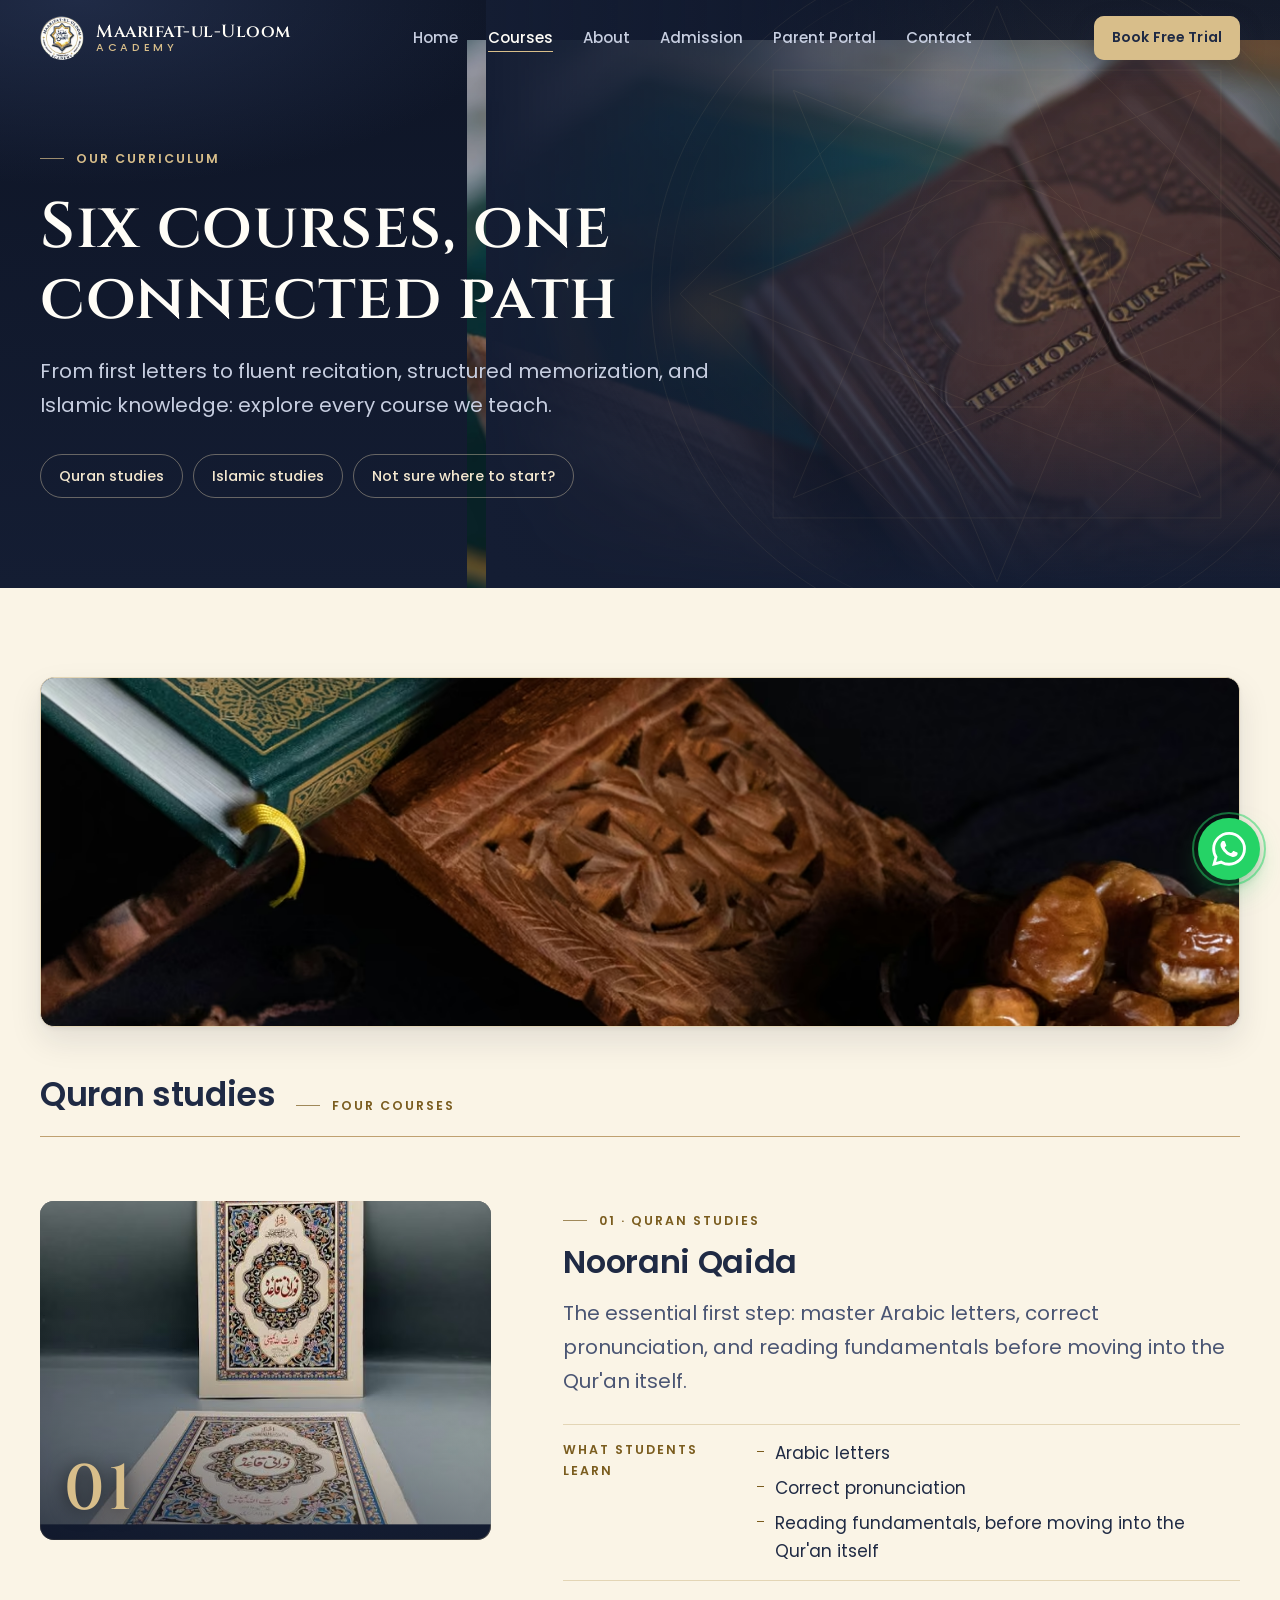
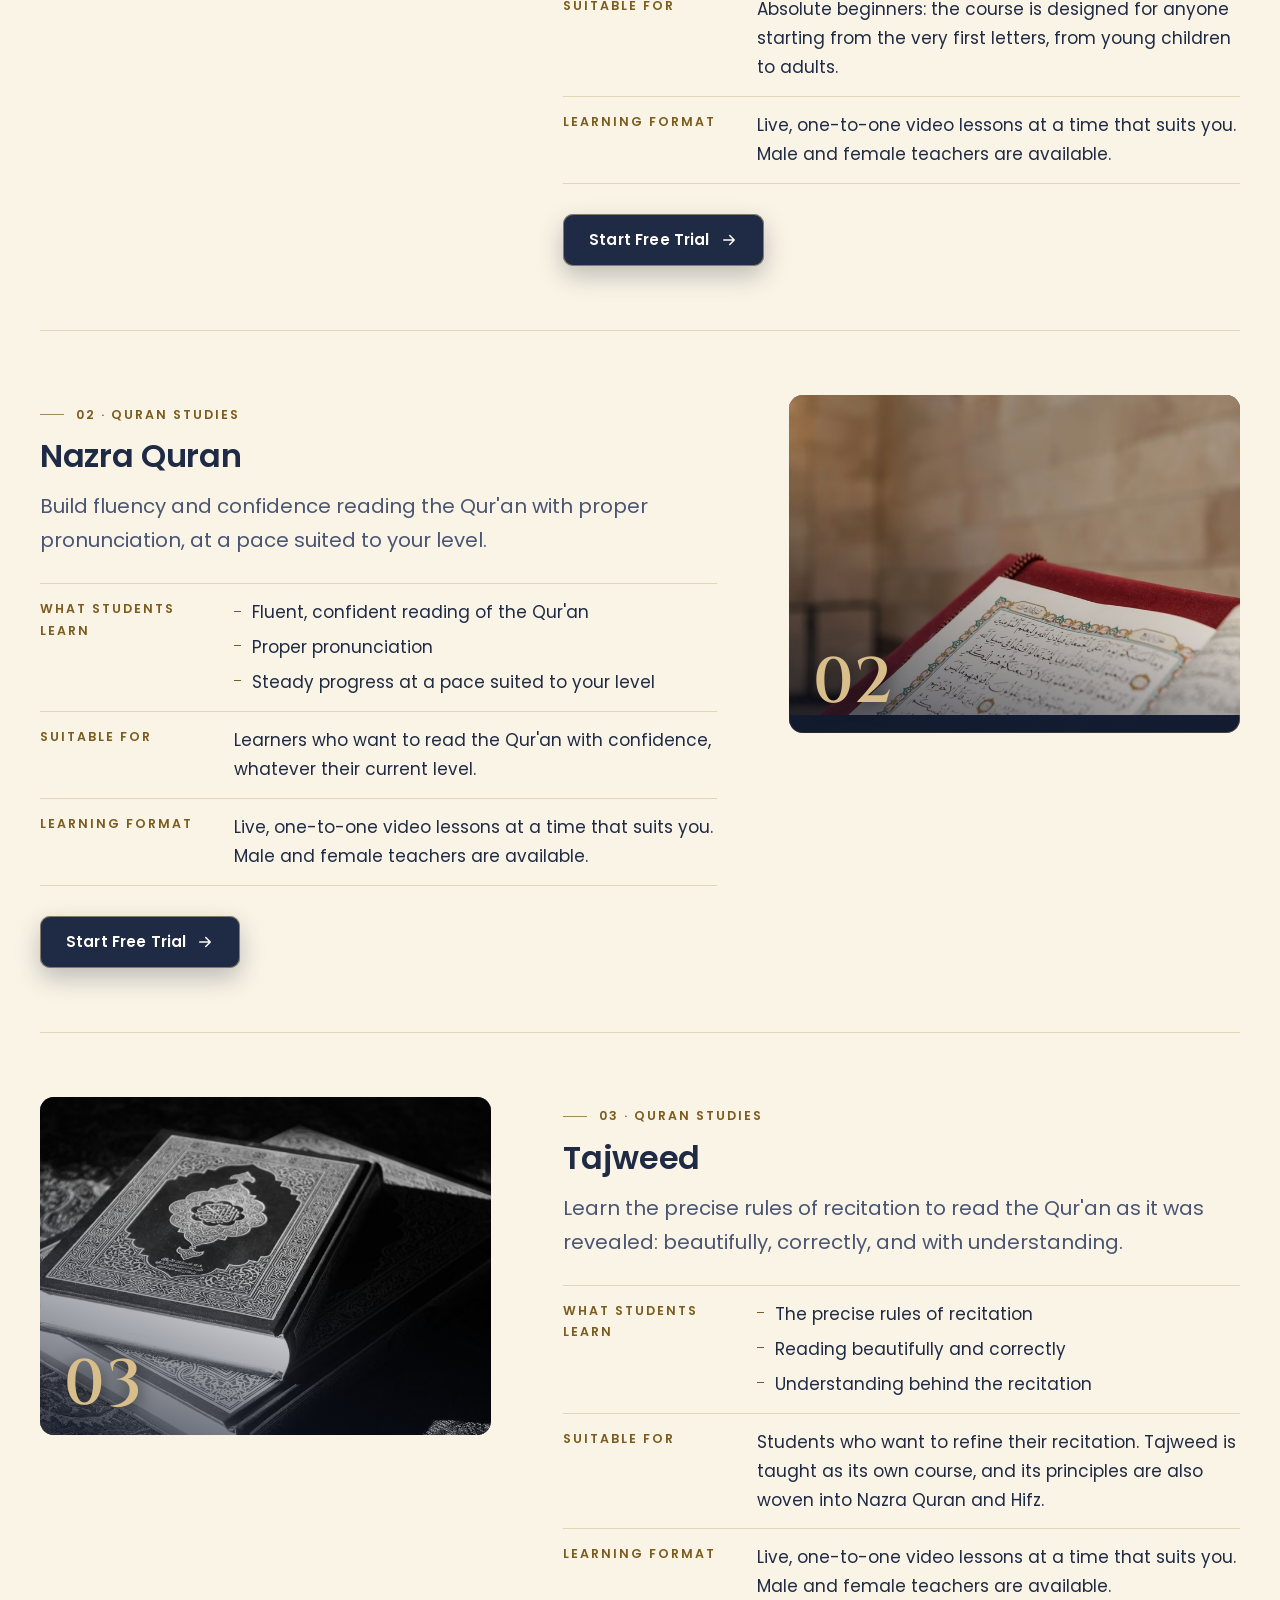
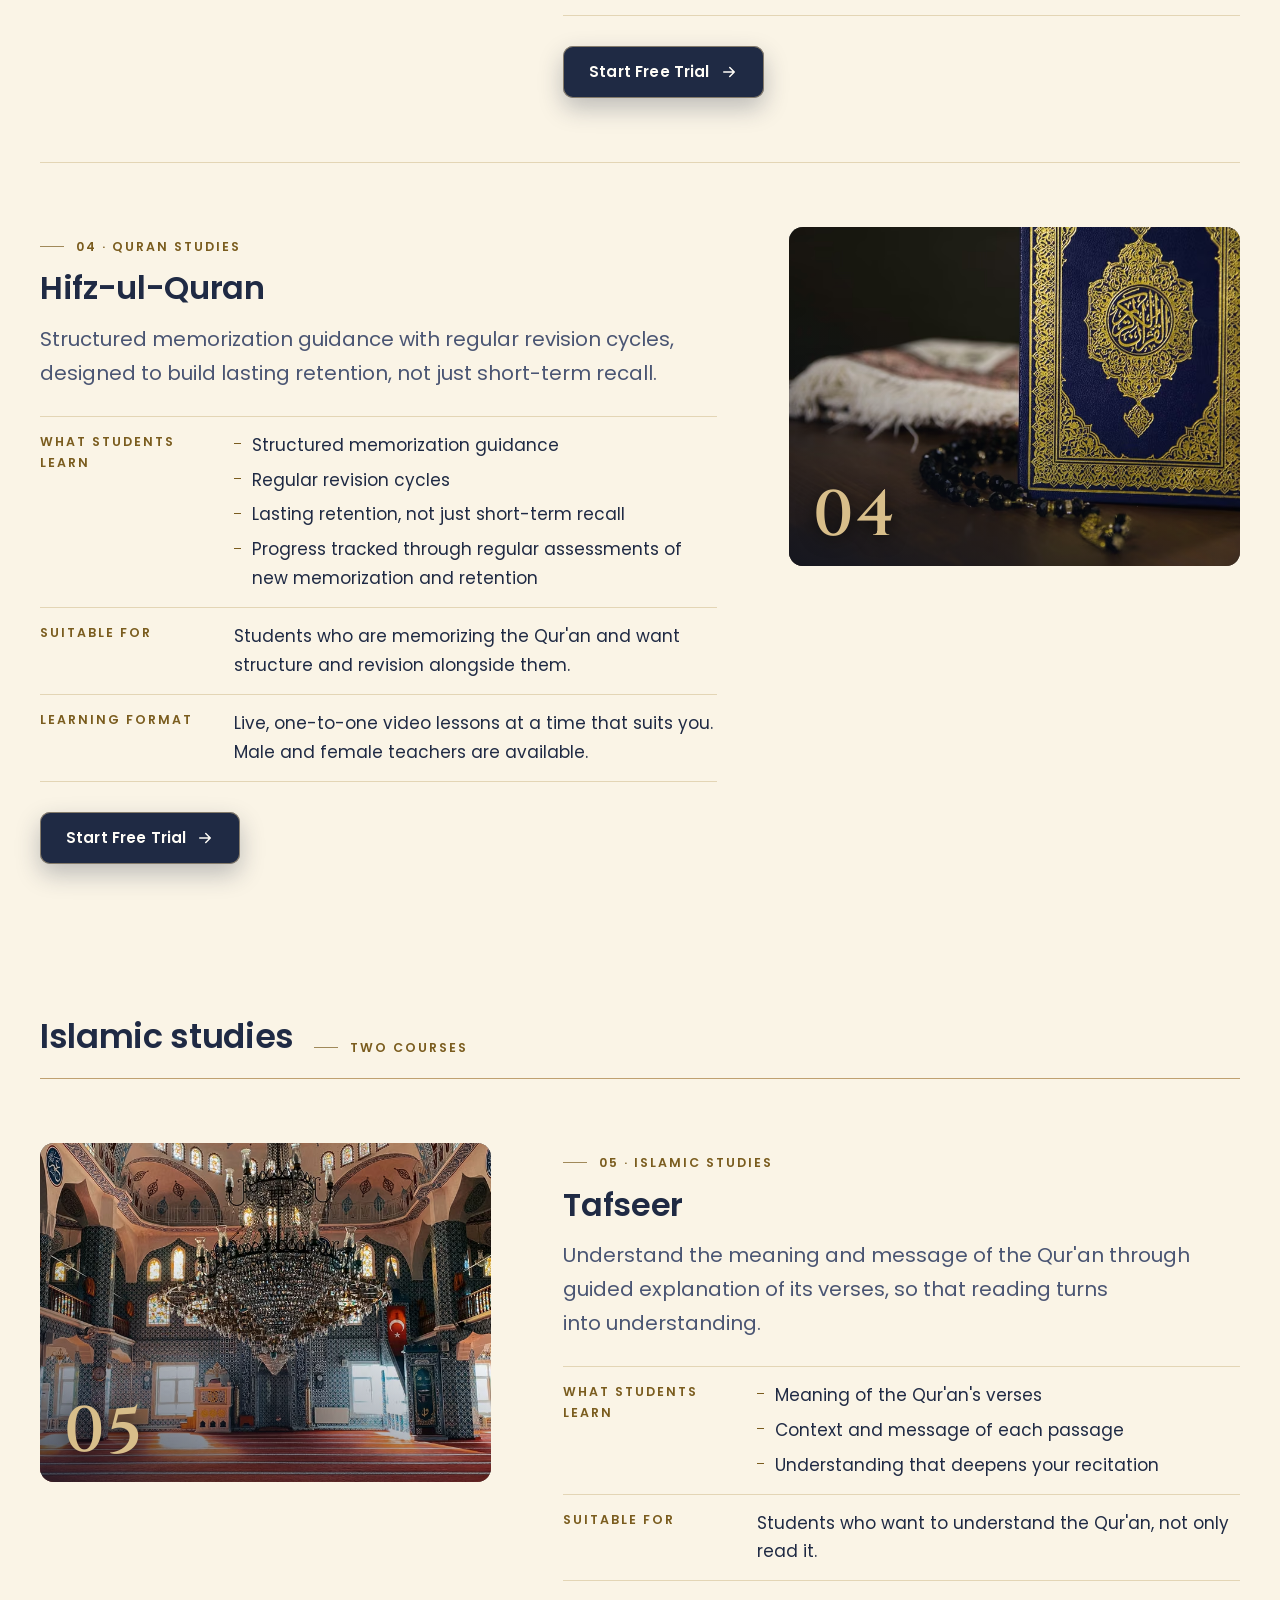
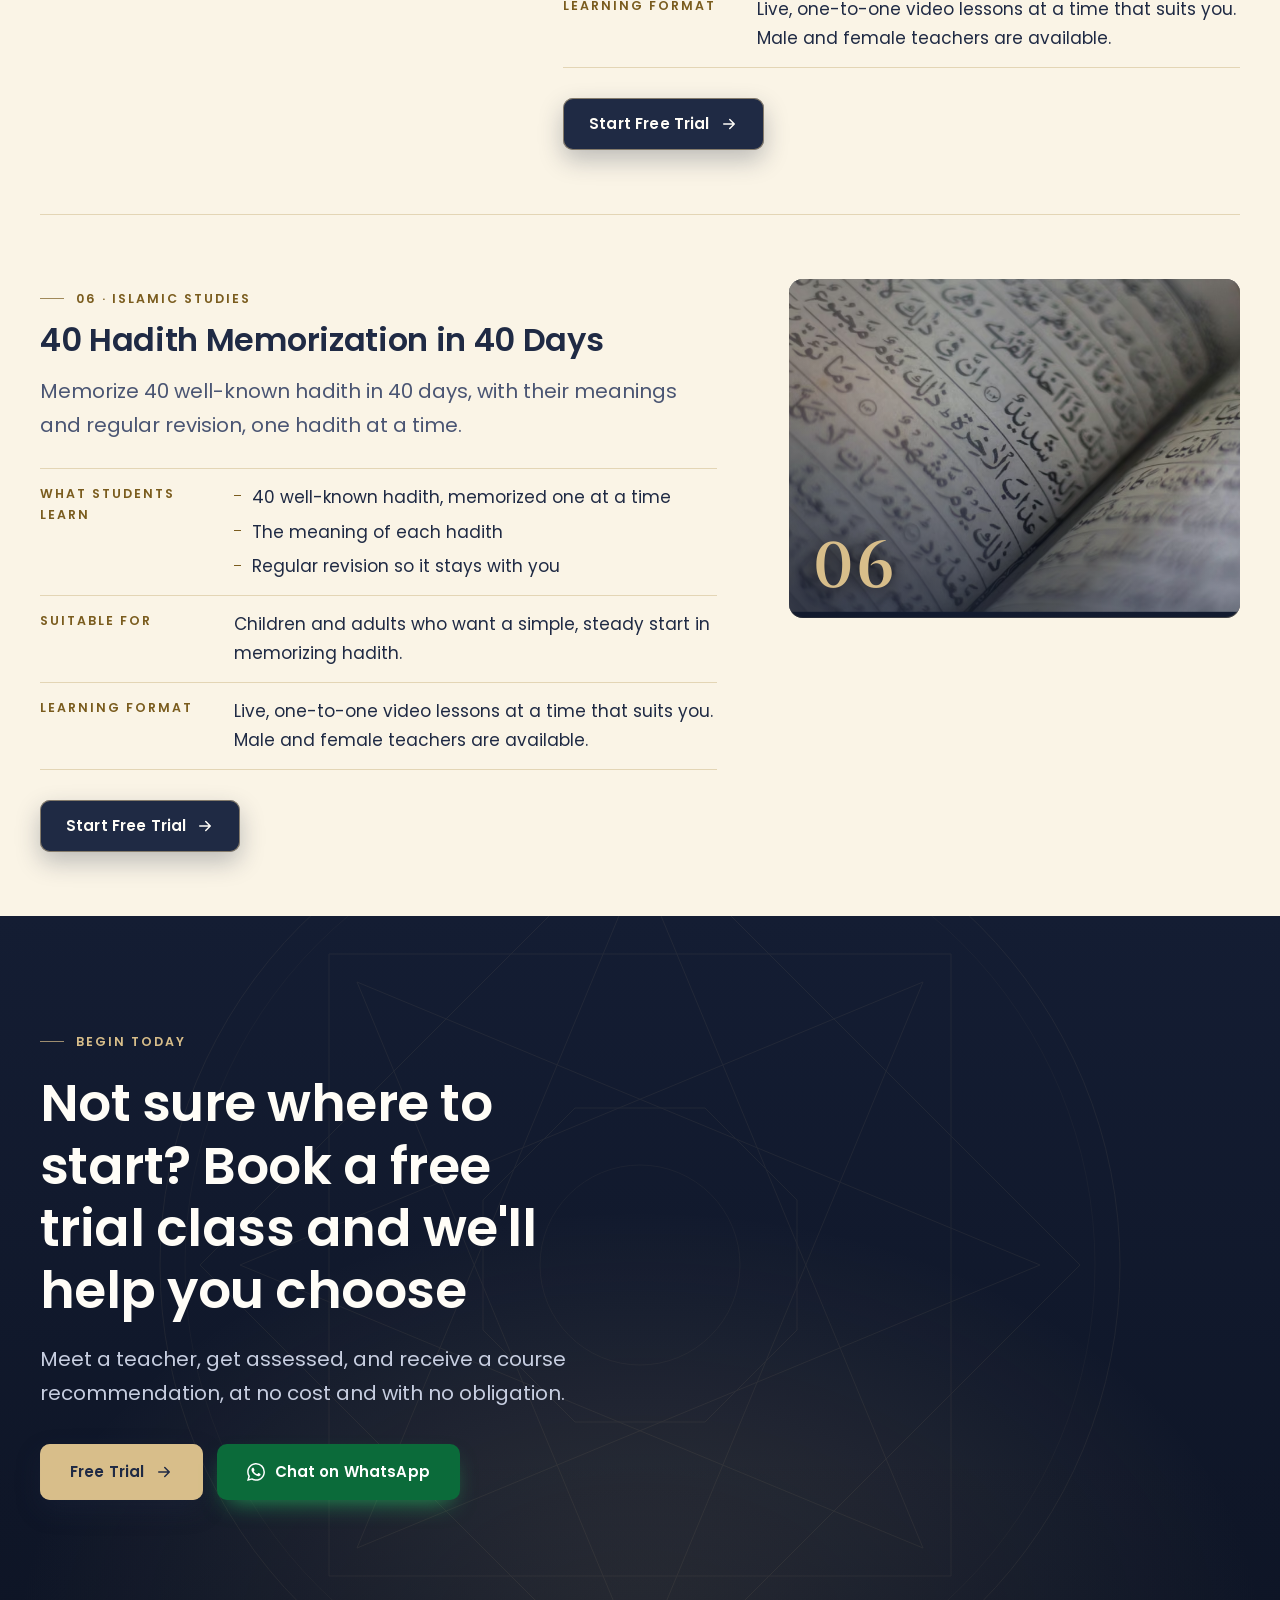
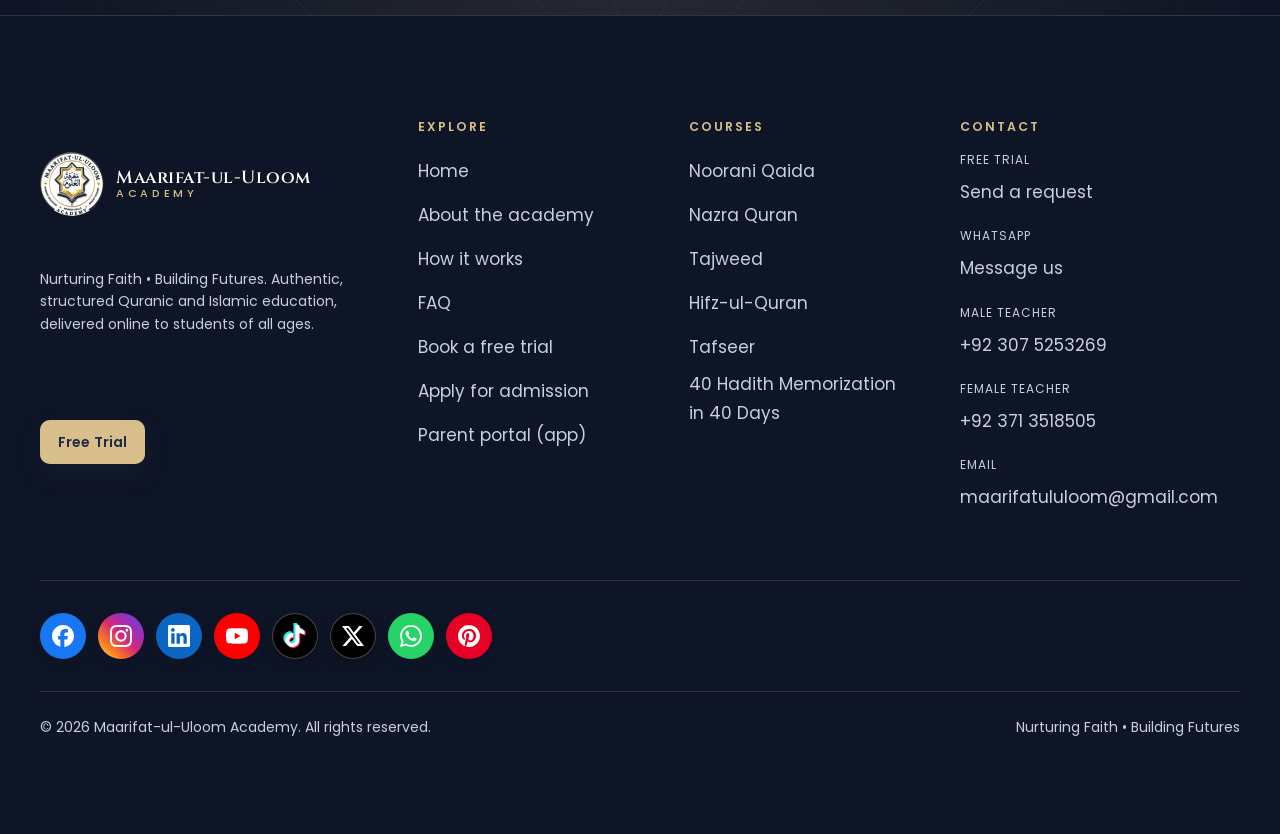
<file: courses.html>
<!DOCTYPE html>
<html lang="en">
<head>
<meta charset="utf-8">
<meta name="viewport" content="width=device-width, initial-scale=1">
<title>Online Quran, Tafseer &amp; Hadith Courses | Maarifat-ul-Uloom Academy</title>
<meta name="description" content="Noorani Qaida, Quran reading, Tajweed, Hifz support, Islamic Studies, Arabic and English: live one-to-one online courses with a free trial class.">
<meta name="theme-color" content="#141D33">
<link rel="icon" href="assets/img/brand/favicon-32.png" type="image/png" sizes="32x32">
<link rel="apple-touch-icon" href="assets/img/brand/apple-touch-icon.png">

<meta property="og:type" content="website">
<meta property="og:site_name" content="Maarifat-ul-Uloom Academy">
<meta property="og:title" content="Courses | Maarifat-ul-Uloom Academy">
<meta property="og:description" content="Noorani Qaida, Quran reading, Tajweed, Hifz support, Islamic Studies, Arabic and English: live one-to-one online courses with a free trial class.">
<meta name="twitter:card" content="summary_large_image">
<!-- SEO:START (domain not set. Run: python3 _setup/set-domain.py https://YOUR-DOMAIN  -> fills canonical, og:url, og:image, twitter:image, sitemap.xml, robots.txt. See SEO-SETUP.md) -->
<!-- SEO:END -->

<script>
/* Progressive enhancement: reveal/animation styles are scoped to .js.
   If the page script has not initialised within 3s the class is removed so nothing stays hidden. */
document.documentElement.classList.add('js');
setTimeout(function () {
  var r = document.documentElement;
  if (!r.classList.contains('js-ready')) r.classList.remove('js');
}, 3000);
</script>

<link rel="preload" href="assets/fonts/cinzel-latin-600-normal.woff2" as="font" type="font/woff2" crossorigin>
<link rel="preload" href="assets/fonts/poppins-latin-400-normal.woff2" as="font" type="font/woff2" crossorigin>

<link rel="stylesheet" href="assets/css/tokens.css?v=20260929c">
<link rel="stylesheet" href="assets/css/home.css?v=20260929c">
<link rel="stylesheet" href="assets/css/pages.css?v=20260929c">
</head>
<body>
<svg width="0" height="0" style="position:absolute" aria-hidden="true" focusable="false"><defs><symbol id="rosette" viewBox="-100 -100 200 200" fill="none" stroke="currentColor" stroke-linejoin="round"><circle r="96" vector-effect="non-scaling-stroke"/><circle r="91" vector-effect="non-scaling-stroke" opacity=".55"/><polygon points="0.0,-88.0 88.0,0.0 0.0,88.0 -88.0,0.0" vector-effect="non-scaling-stroke"/><polygon points="62.2,-62.2 62.2,62.2 -62.2,62.2 -62.2,-62.2" vector-effect="non-scaling-stroke"/><polygon points="0.0,-80.0 56.6,56.6 -80.0,0.0 56.6,-56.6 0.0,80.0 -56.6,-56.6 80.0,0.0 -56.6,56.6" vector-effect="non-scaling-stroke"/><polygon points="13.0,-31.4 31.4,-13.0 31.4,13.0 13.0,31.4 -13.0,31.4 -31.4,13.0 -31.4,-13.0 -13.0,-31.4" vector-effect="non-scaling-stroke"/><circle r="20" vector-effect="non-scaling-stroke" opacity=".7"/></symbol><symbol id="i-arrow" viewBox="0 0 24 24" fill="none" stroke="currentColor" stroke-width="2" stroke-linecap="round" stroke-linejoin="round"><path d="M5 12h14M13 6l6 6-6 6"/></symbol><symbol id="i-check" viewBox="0 0 24 24" fill="none" stroke="currentColor" stroke-width="2" stroke-linecap="round" stroke-linejoin="round"><path d="M5 12.5l4.5 4.5L19 7.5"/></symbol><symbol id="i-menu" viewBox="0 0 24 24" fill="none" stroke="currentColor" stroke-width="2" stroke-linecap="round" stroke-linejoin="round"><path d="M3 7h18M3 12h18M3 17h18"/></symbol><symbol id="i-close" viewBox="0 0 24 24" fill="none" stroke="currentColor" stroke-width="2" stroke-linecap="round" stroke-linejoin="round"><path d="M6 6l12 12M18 6L6 18"/></symbol><symbol id="i-prev" viewBox="0 0 24 24" fill="none" stroke="currentColor" stroke-width="2" stroke-linecap="round" stroke-linejoin="round"><path d="M15 18l-6-6 6-6"/></symbol><symbol id="i-next" viewBox="0 0 24 24" fill="none" stroke="currentColor" stroke-width="2" stroke-linecap="round" stroke-linejoin="round"><path d="M9 18l6-6-6-6"/></symbol><symbol id="i-pause" viewBox="0 0 24 24" fill="none" stroke="currentColor" stroke-width="2" stroke-linecap="round" stroke-linejoin="round"><path d="M9 5v14M15 5v14"/></symbol><symbol id="i-play" viewBox="0 0 24 24" fill="none" stroke="currentColor" stroke-width="2" stroke-linecap="round" stroke-linejoin="round"><path d="M7 5l12 7-12 7z"/></symbol><symbol id="i-whatsapp" viewBox="0 0 24 24" fill="currentColor"><path d="M17.472 14.382c-.297-.149-1.758-.867-2.03-.967-.273-.099-.471-.148-.67.15-.197.297-.767.966-.94 1.164-.173.199-.347.223-.644.075-.297-.15-1.255-.463-2.39-1.475-.883-.788-1.48-1.761-1.653-2.059-.173-.297-.018-.458.13-.606.134-.133.298-.347.446-.52.149-.174.198-.298.298-.497.099-.198.05-.371-.025-.52-.075-.149-.669-1.612-.916-2.207-.242-.579-.487-.5-.669-.51-.173-.008-.371-.01-.57-.01-.198 0-.52.074-.792.372-.272.297-1.04 1.016-1.04 2.479 0 1.462 1.065 2.875 1.213 3.074.149.198 2.096 3.2 5.077 4.487.709.306 1.262.489 1.694.625.712.227 1.36.195 1.871.118.571-.085 1.758-.719 2.006-1.413.248-.694.248-1.289.173-1.413-.074-.124-.272-.198-.57-.347m-5.421 7.403h-.004a9.87 9.87 0 01-5.031-1.378l-.361-.214-3.741.982.998-3.648-.235-.374a9.86 9.86 0 01-1.51-5.26c.001-5.45 4.436-9.884 9.888-9.884 2.64 0 5.122 1.03 6.988 2.898a9.825 9.825 0 012.893 6.994c-.003 5.45-4.437 9.884-9.885 9.884m8.413-18.297A11.815 11.815 0 0012.05 0C5.495 0 .16 5.335.157 11.892c0 2.096.547 4.142 1.588 5.945L.057 24l6.305-1.654a11.882 11.882 0 005.683 1.448h.005c6.554 0 11.89-5.335 11.893-11.893a11.821 11.821 0 00-3.48-8.413Z"/></symbol></defs></svg>

<a class="skip-link" href="#main">Skip to main content</a>

<!-- ============================================================
     01 · NAVIGATION
     ============================================================ -->
<header class="site-header theme-dark" data-header>
  <div class="container header__inner">
    <a class="brand" href="/" aria-label="Maarifat-ul-Uloom Academy, home">
      <img class="logo-img cms-logo" src="assets/img/brand/logo-light-128.webp" srcset="assets/img/brand/logo-light-128.webp 128w, assets/img/brand/logo-light-256.webp 256w" sizes="44px" width="44" height="44" alt="">
      <span class="brand__text">
        <span class="brand__name">Maarifat-ul-Uloom</span>
        <span class="brand__sub">Academy</span>
      </span>
    </a>

    <nav class="nav" aria-label="Primary">
      <ul>
        <li><a href="/">Home</a></li>
        <li><a href="courses" aria-current="page">Courses</a></li>
        <li><a href="about">About</a></li>
        <li><a href="about#how-it-works">How It Works</a></li>
        <li><a href="about#faq">FAQ</a></li>
        <li><a href="admission">Admission</a></li><li><a href="portal">Parent Portal</a></li>
        <li><a href="contact">Contact</a></li>
      </ul>
    </nav>

    <div class="header__actions">
      <a class="btn btn--primary btn--sm header__cta" href="contact"><span>Book Free Trial</span></a>
      <button class="nav-toggle" type="button" aria-expanded="false" aria-controls="mobile-menu" data-nav-toggle>
        <span class="sr-only" data-nav-toggle-label>Open menu</span>
        <svg class="i-open" width="22" height="22" aria-hidden="true" focusable="false"><use href="#i-menu"/></svg>
        <svg class="i-close" width="22" height="22" aria-hidden="true" focusable="false"><use href="#i-close"/></svg>
      </button>
    </div>
  </div>
</header>

<div class="mobile-menu theme-dark" id="mobile-menu" role="region" aria-label="Site menu" data-mobile-menu hidden>
  <div class="mobile-menu__inner">
    <nav aria-label="Mobile">
      <ul>
        <li><a href="/">Home</a></li>
        <li><a href="courses" aria-current="page">Courses</a></li>
        <li><a href="about">About</a></li>
        <li><a href="about#how-it-works">How It Works</a></li>
        <li><a href="about#faq">FAQ</a></li>
        <li><a href="admission">Admission</a></li><li><a href="portal">Parent Portal</a></li>
        <li><a href="contact">Contact</a></li>
      </ul>
    </nav>
    <div class="mobile-menu__cta">
      <a class="btn btn--primary btn--lg" href="contact">Book Free Trial <svg aria-hidden="true" focusable="false"><use href="#i-arrow"/></svg></a>
      <a class="btn btn--whatsapp btn--lg" href="https://wa.me/923075253269" data-contact-href="whatsappMale" data-wa-choose target="_blank" rel="noopener"><svg aria-hidden="true" focusable="false"><use href="#i-whatsapp"/></svg> WhatsApp us</a>
    </div>
  </div>
</div>


<main id="main" tabindex="-1">
<section class="page-hero page-hero--photo theme-dark" data-sp aria-labelledby="page-title">
  <div class="page-hero__photo" aria-hidden="true"><picture><source type="image/avif" sizes="(min-width: 1024px) 60vw, 100vw" srcset="assets/img/courses/hero-courses-900.avif 900w, assets/img/courses/hero-courses-1400.avif 1400w, assets/img/courses/hero-courses-2000.avif 2000w"><source type="image/webp" sizes="(min-width: 1024px) 60vw, 100vw" srcset="assets/img/courses/hero-courses-900.webp 900w, assets/img/courses/hero-courses-1400.webp 1400w, assets/img/courses/hero-courses-2000.webp 2000w"><img src="assets/img/courses/hero-courses-1400.webp" width="1400" height="875" fetchpriority="high" decoding="async" alt=""></picture></div>
  <div class="page-hero__geo" aria-hidden="true"><svg viewBox="0 0 200 200" stroke-width="1" color="#D8BE8A" aria-hidden="true" focusable="false"><use href="#rosette"/></svg></div>
  <div class="container page-hero__inner">
    <p class="label">Our curriculum</p>
    <h1 id="page-title">Six courses, one connected path</h1>
    <p class="lead">From first letters to fluent recitation, structured memorization, and Islamic knowledge: explore every course we teach.</p>
    <nav class="jump" aria-label="On this page">
      <a href="#quran">Quran studies</a><a href="#islamic">Islamic studies</a><a href="#start">Not sure where to start?</a>
    </nav>
  </div>
</section>

<div class="courses-page">
  <div class="container">
    <figure data-sp class="pathway__visual reveal--mask" aria-hidden="true">
      <picture>
        <source media="(max-width: 719px)" type="image/avif" sizes="92vw" srcset="assets/img/visual/pathway-detail-m-480.avif 480w, assets/img/visual/pathway-detail-m-800.avif 800w">
        <source media="(max-width: 719px)" type="image/webp" sizes="92vw" srcset="assets/img/visual/pathway-detail-m-480.webp 480w, assets/img/visual/pathway-detail-m-800.webp 800w">
        <source type="image/avif" sizes="(min-width: 1240px) 1200px, 92vw" srcset="assets/img/visual/pathway-detail-900.avif 900w, assets/img/visual/pathway-detail-1400.avif 1400w, assets/img/visual/pathway-detail-1800.avif 1800w">
        <source type="image/webp" sizes="(min-width: 1240px) 1200px, 92vw" srcset="assets/img/visual/pathway-detail-900.webp 900w, assets/img/visual/pathway-detail-1400.webp 1400w, assets/img/visual/pathway-detail-1800.webp 1800w">
        <img src="assets/img/visual/pathway-detail-1400.webp" width="1400" height="408" loading="lazy" decoding="async" alt="">
      </picture>
    </figure>
  <section class="cgroup" id="quran" aria-labelledby="quran-h">
    <header class="cgroup__head reveal"><h2 id="quran-h">Quran studies</h2><p class="label">Four courses</p></header>
    <article class="course" id="noorani-qaida" data-course-id="noorani-qaida" aria-labelledby="noorani-qaida-title">
      <!-- REAL_PHOTO_REQUIRED: c_noorani-qaida (Courses page). Plain designed plate until an authentic photograph is supplied. -->
      <div class="course__plate course__plate--photo reveal" data-sp aria-hidden="true"><picture><source type="image/avif" sizes="(min-width: 1024px) 45vw, 92vw" srcset="assets/img/courses/c_noorani-qaida-480.avif 480w, assets/img/courses/c_noorani-qaida-554.avif 554w"><source type="image/webp" sizes="(min-width: 1024px) 45vw, 92vw" srcset="assets/img/courses/c_noorani-qaida-480.webp 480w, assets/img/courses/c_noorani-qaida-554.webp 554w"><img src="assets/img/courses/c_noorani-qaida-554.webp" width="800" height="600" loading="lazy" decoding="async" alt=""></picture><svg viewBox="0 0 200 200" stroke-width="1" color="#D8BE8A" aria-hidden="true" focusable="false"><use href="#rosette"/></svg><span>01</span></div>
      <div class="course__body reveal" style="--i:1">
        <p class="label">01 &middot; Quran studies</p>
        <h3 id="noorani-qaida-title" data-course-title>Noorani Qaida</h3>
        <p class="course__desc" data-course-desc>The essential first step: master Arabic letters, correct pronunciation, and reading fundamentals before moving into the Qur'an itself.</p>
        <dl class="facts">
          <div><dt>What students learn</dt><dd><ul><li>Arabic letters</li><li>Correct pronunciation</li><li>Reading fundamentals, before moving into the Qur'an itself</li></ul></dd></div>
          <div><dt>Suitable for</dt><dd>Absolute beginners: the course is designed for anyone starting from the very first letters, from young children to adults.</dd></div>
          <div><dt>Learning format</dt><dd>Live, one-to-one video lessons at a time that suits you. Male and female teachers are available.</dd></div>
        </dl>
        <a class="btn btn--primary" href="contact?course=noorani-qaida">Start Free Trial<svg aria-hidden="true" focusable="false"><use href="#i-arrow"/></svg><span class="sr-only"> for Noorani Qaida</span></a>
      </div>
    </article>
    <article class="course course--flip" id="quran-reading" data-course-id="quran-reading" aria-labelledby="quran-reading-title">
      <!-- REAL_PHOTO_REQUIRED: c_quran-reading (Courses page). Plain designed plate until an authentic photograph is supplied. -->
      <div class="course__plate course__plate--photo reveal" data-sp aria-hidden="true"><picture><source type="image/avif" sizes="(min-width: 1024px) 45vw, 92vw" srcset="assets/img/courses/c_quran-reading-480.avif 480w, assets/img/courses/c_quran-reading-800.avif 800w, assets/img/courses/c_quran-reading-1200.avif 1200w"><source type="image/webp" sizes="(min-width: 1024px) 45vw, 92vw" srcset="assets/img/courses/c_quran-reading-480.webp 480w, assets/img/courses/c_quran-reading-800.webp 800w, assets/img/courses/c_quran-reading-1200.webp 1200w"><img src="assets/img/courses/c_quran-reading-800.webp" width="800" height="600" loading="lazy" decoding="async" alt=""></picture><svg viewBox="0 0 200 200" stroke-width="1" color="#D8BE8A" aria-hidden="true" focusable="false"><use href="#rosette"/></svg><span>02</span></div>
      <div class="course__body reveal" style="--i:1">
        <p class="label">02 &middot; Quran studies</p>
        <h3 id="quran-reading-title" data-course-title>Nazra Quran</h3>
        <p class="course__desc" data-course-desc>Build fluency and confidence reading the Qur'an with proper pronunciation, at a pace suited to your level.</p>
        <dl class="facts">
          <div><dt>What students learn</dt><dd><ul><li>Fluent, confident reading of the Qur'an</li><li>Proper pronunciation</li><li>Steady progress at a pace suited to your level</li></ul></dd></div>
          <div><dt>Suitable for</dt><dd>Learners who want to read the Qur'an with confidence, whatever their current level.</dd></div>
          <div><dt>Learning format</dt><dd>Live, one-to-one video lessons at a time that suits you. Male and female teachers are available.</dd></div>
        </dl>
        <a class="btn btn--primary" href="contact?course=quran-reading">Start Free Trial<svg aria-hidden="true" focusable="false"><use href="#i-arrow"/></svg><span class="sr-only"> for Nazra Quran</span></a>
      </div>
    </article>
    <article class="course" id="tajweed" data-course-id="tajweed" aria-labelledby="tajweed-title">
      <!-- REAL_PHOTO_REQUIRED: c_tajweed (Courses page). Plain designed plate until an authentic photograph is supplied. -->
      <div class="course__plate course__plate--photo reveal" data-sp aria-hidden="true"><picture><source type="image/avif" sizes="(min-width: 1024px) 45vw, 92vw" srcset="assets/img/courses/c_tajweed-480.avif 480w, assets/img/courses/c_tajweed-800.avif 800w, assets/img/courses/c_tajweed-1200.avif 1200w"><source type="image/webp" sizes="(min-width: 1024px) 45vw, 92vw" srcset="assets/img/courses/c_tajweed-480.webp 480w, assets/img/courses/c_tajweed-800.webp 800w, assets/img/courses/c_tajweed-1200.webp 1200w"><img src="assets/img/courses/c_tajweed-800.webp" width="800" height="600" loading="lazy" decoding="async" alt=""></picture><svg viewBox="0 0 200 200" stroke-width="1" color="#D8BE8A" aria-hidden="true" focusable="false"><use href="#rosette"/></svg><span>03</span></div>
      <div class="course__body reveal" style="--i:1">
        <p class="label">03 &middot; Quran studies</p>
        <h3 id="tajweed-title" data-course-title>Tajweed</h3>
        <p class="course__desc" data-course-desc>Learn the precise rules of recitation to read the Qur'an as it was revealed: beautifully, correctly, and with understanding.</p>
        <dl class="facts">
          <div><dt>What students learn</dt><dd><ul><li>The precise rules of recitation</li><li>Reading beautifully and correctly</li><li>Understanding behind the recitation</li></ul></dd></div>
          <div><dt>Suitable for</dt><dd>Students who want to refine their recitation. Tajweed is taught as its own course, and its principles are also woven into Nazra Quran and Hifz.</dd></div>
          <div><dt>Learning format</dt><dd>Live, one-to-one video lessons at a time that suits you. Male and female teachers are available.</dd></div>
        </dl>
        <a class="btn btn--primary" href="contact?course=tajweed">Start Free Trial<svg aria-hidden="true" focusable="false"><use href="#i-arrow"/></svg><span class="sr-only"> for Tajweed</span></a>
      </div>
    </article>
    <article class="course course--flip" id="hifz-support" data-course-id="hifz-support" aria-labelledby="hifz-support-title">
      <!-- REAL_PHOTO_REQUIRED: c_hifz-support (Courses page). Plain designed plate until an authentic photograph is supplied. -->
      <div class="course__plate course__plate--photo reveal" data-sp aria-hidden="true"><picture><source type="image/avif" sizes="(min-width: 1024px) 45vw, 92vw" srcset="assets/img/courses/c_hifz-support-480.avif 480w, assets/img/courses/c_hifz-support-800.avif 800w, assets/img/courses/c_hifz-support-1200.avif 1200w"><source type="image/webp" sizes="(min-width: 1024px) 45vw, 92vw" srcset="assets/img/courses/c_hifz-support-480.webp 480w, assets/img/courses/c_hifz-support-800.webp 800w, assets/img/courses/c_hifz-support-1200.webp 1200w"><img src="assets/img/courses/c_hifz-support-800.webp" width="800" height="600" loading="lazy" decoding="async" alt=""></picture><svg viewBox="0 0 200 200" stroke-width="1" color="#D8BE8A" aria-hidden="true" focusable="false"><use href="#rosette"/></svg><span>04</span></div>
      <div class="course__body reveal" style="--i:1">
        <p class="label">04 &middot; Quran studies</p>
        <h3 id="hifz-support-title" data-course-title>Hifz-ul-Quran</h3>
        <p class="course__desc" data-course-desc>Structured memorization guidance with regular revision cycles, designed to build lasting retention, not just short-term recall.</p>
        <dl class="facts">
          <div><dt>What students learn</dt><dd><ul><li>Structured memorization guidance</li><li>Regular revision cycles</li><li>Lasting retention, not just short-term recall</li><li>Progress tracked through regular assessments of new memorization and retention</li></ul></dd></div>
          <div><dt>Suitable for</dt><dd>Students who are memorizing the Qur'an and want structure and revision alongside them.</dd></div>
          <div><dt>Learning format</dt><dd>Live, one-to-one video lessons at a time that suits you. Male and female teachers are available.</dd></div>
        </dl>
        <a class="btn btn--primary" href="contact?course=hifz-support">Start Free Trial<svg aria-hidden="true" focusable="false"><use href="#i-arrow"/></svg><span class="sr-only"> for Hifz-ul-Quran</span></a>
      </div>
    </article>
  </section>
  <section class="cgroup" id="islamic" aria-labelledby="islamic-h">
    <header class="cgroup__head reveal"><h2 id="islamic-h">Islamic studies</h2><p class="label">Two courses</p></header>
    <article class="course" id="tafseer" data-course-id="tafseer" aria-labelledby="tafseer-title">
      <!-- REAL_PHOTO_REQUIRED: c_islamic-studies (Courses page). Plain designed plate until an authentic photograph is supplied. -->
      <div class="course__plate course__plate--photo reveal" data-sp aria-hidden="true"><picture><source type="image/avif" sizes="(min-width: 1024px) 45vw, 92vw" srcset="assets/img/courses/c_islamic-studies-480.avif 480w, assets/img/courses/c_islamic-studies-800.avif 800w, assets/img/courses/c_islamic-studies-1200.avif 1200w"><source type="image/webp" sizes="(min-width: 1024px) 45vw, 92vw" srcset="assets/img/courses/c_islamic-studies-480.webp 480w, assets/img/courses/c_islamic-studies-800.webp 800w, assets/img/courses/c_islamic-studies-1200.webp 1200w"><img src="assets/img/courses/c_islamic-studies-800.webp" width="800" height="600" loading="lazy" decoding="async" alt=""></picture><svg viewBox="0 0 200 200" stroke-width="1" color="#D8BE8A" aria-hidden="true" focusable="false"><use href="#rosette"/></svg><span>05</span></div>
      <div class="course__body reveal" style="--i:1">
        <p class="label">05 &middot; Islamic studies</p>
        <h3 id="tafseer-title" data-course-title>Tafseer</h3>
        <p class="course__desc" data-course-desc>Understand the meaning and message of the Qur'an through guided explanation of its verses, so that reading turns into understanding.</p>
        <dl class="facts">
          <div><dt>What students learn</dt><dd><ul><li>Meaning of the Qur'an's verses</li><li>Context and message of each passage</li><li>Understanding that deepens your recitation</li></ul></dd></div>
          <div><dt>Suitable for</dt><dd>Students who want to understand the Qur'an, not only read it.</dd></div>
          <div><dt>Learning format</dt><dd>Live, one-to-one video lessons at a time that suits you. Male and female teachers are available.</dd></div>
        </dl>
        <a class="btn btn--primary" href="contact?course=tafseer">Start Free Trial<svg aria-hidden="true" focusable="false"><use href="#i-arrow"/></svg><span class="sr-only"> for Tafseer</span></a>
      </div>
    </article>
    <article class="course course--flip" id="hadith-40" data-course-id="hadith-40" aria-labelledby="hadith-40-title">
      <!-- REAL_PHOTO_REQUIRED: c_arabic-language (Courses page). Plain designed plate until an authentic photograph is supplied. -->
      <div class="course__plate course__plate--photo reveal" data-sp aria-hidden="true"><picture><source type="image/avif" sizes="(min-width: 1024px) 45vw, 92vw" srcset="assets/img/courses/c_arabic-language-480.avif 480w, assets/img/courses/c_arabic-language-800.avif 800w, assets/img/courses/c_arabic-language-1200.avif 1200w"><source type="image/webp" sizes="(min-width: 1024px) 45vw, 92vw" srcset="assets/img/courses/c_arabic-language-480.webp 480w, assets/img/courses/c_arabic-language-800.webp 800w, assets/img/courses/c_arabic-language-1200.webp 1200w"><img src="assets/img/courses/c_arabic-language-800.webp" width="800" height="600" loading="lazy" decoding="async" alt=""></picture><svg viewBox="0 0 200 200" stroke-width="1" color="#D8BE8A" aria-hidden="true" focusable="false"><use href="#rosette"/></svg><span>06</span></div>
      <div class="course__body reveal" style="--i:1">
        <p class="label">06 &middot; Islamic studies</p>
        <h3 id="hadith-40-title" data-course-title>40 Hadith Memorization in 40 Days</h3>
        <p class="course__desc" data-course-desc>Memorize 40 well-known hadith in 40 days, with their meanings and regular revision, one hadith at a time.</p>
        <dl class="facts">
          <div><dt>What students learn</dt><dd><ul><li>40 well-known hadith, memorized one at a time</li><li>The meaning of each hadith</li><li>Regular revision so it stays with you</li></ul></dd></div>
          <div><dt>Suitable for</dt><dd>Children and adults who want a simple, steady start in memorizing hadith.</dd></div>
          <div><dt>Learning format</dt><dd>Live, one-to-one video lessons at a time that suits you. Male and female teachers are available.</dd></div>
        </dl>
        <a class="btn btn--primary" href="contact?course=hadith-40">Start Free Trial<svg aria-hidden="true" focusable="false"><use href="#i-arrow"/></svg><span class="sr-only"> for 40 Hadith Memorization in 40 Days</span></a>
      </div>
    </article>
  </section>
  
  </div>
</div>

<div id="start"></div>
<section class="cta theme-dark cta--nophoto" data-hide-sticky aria-labelledby="cta-title">
  <div class="cta__geo reveal-geo" aria-hidden="true"><svg viewBox="0 0 200 200" stroke-width="1" color="#D8BE8A" aria-hidden="true" focusable="false"><use href="#rosette"/></svg></div>
  <div class="container cta__inner">
    <p class="label reveal">Begin today</p>
    <h2 id="cta-title" class="reveal" style="--i:1">Not sure where to start? Book a free trial class and we'll help you choose</h2>
    <p class="lead reveal" style="--i:2">Meet a teacher, get assessed, and receive a course recommendation, at no cost and with no obligation.</p>
    <div class="cta__actions reveal" style="--i:3">
      <a class="btn btn--primary btn--lg" href="contact">Free Trial <svg aria-hidden="true" focusable="false"><use href="#i-arrow"/></svg></a>
      <a class="btn btn--whatsapp btn--lg" href="https://wa.me/923075253269" data-contact-href="whatsappMale" data-wa-choose target="_blank" rel="noopener"><svg aria-hidden="true" focusable="false"><use href="#i-whatsapp"/></svg> Chat on WhatsApp<span class="sr-only"> (opens in a new tab)</span></a>
    </div>
  </div>
</section>
</main>

<!-- ============================================================
     FOOTER (shared by all four public pages)
     ============================================================ -->
<footer class="footer theme-dark" data-hide-sticky>
  <div class="container">
    <div class="footer__grid">
      <div class="footer__brand">
        <a class="brand" href="/" aria-label="Maarifat-ul-Uloom Academy, home">
          <img class="logo-img logo-img--lg cms-logo" src="assets/img/brand/logo-light-128.webp" srcset="assets/img/brand/logo-light-128.webp 128w, assets/img/brand/logo-light-256.webp 256w, assets/img/brand/logo-light-512.webp 512w" sizes="64px" width="64" height="64" alt="" loading="lazy">
          <span class="brand__text">
            <span class="brand__name">Maarifat-ul-Uloom</span>
            <span class="brand__sub">Academy</span>
          </span>
        </a>
        <p class="small">Nurturing Faith &bull; Building Futures. Authentic, structured Quranic and Islamic education, delivered online to students of all ages.</p>
        <p><a class="btn btn--primary btn--sm" href="contact">Free Trial</a></p>
      </div>

      <nav class="footer__col" aria-label="Explore">
        <h3 class="footer__h">Explore</h3>
        <ul>
          <li><a href="/">Home</a></li>
          <li><a href="about">About the academy</a></li>
          <li><a href="about#how-it-works">How it works</a></li>
          <li><a href="about#faq">FAQ</a></li>
          <li><a href="contact">Book a free trial</a></li>
          <li><a href="admission">Apply for admission</a></li><li><a href="portal">Parent portal (app)</a></li>
        </ul>
      </nav>

      <nav class="footer__col" aria-label="Courses">
        <h3 class="footer__h">Courses</h3>
        <ul>
          <li><a href="courses#noorani-qaida">Noorani Qaida</a></li>
          <li><a href="courses#quran-reading">Nazra Quran</a></li>
          <li><a href="courses#tajweed">Tajweed</a></li>
          <li><a href="courses#hifz-support">Hifz-ul-Quran</a></li>
          <li><a href="courses#tafseer">Tafseer</a></li>
        <li><a href="courses#hadith-40">40 Hadith Memorization in 40 Days</a></li>
        </ul>
      </nav>

      <div class="footer__col">
        <h3 class="footer__h">Contact</h3>
        <ul class="footer__contact">
          <li><span class="footer__k">Free trial</span><a href="contact">Send a request</a></li>
          <li><span class="footer__k">WhatsApp</span><a href="https://wa.me/923075253269" data-contact-href="whatsappMale" data-wa-choose target="_blank" rel="noopener">Message us<span class="sr-only"> (opens in a new tab)</span></a></li>
          <li><span class="footer__k">Male teacher</span><a href="tel:+923075253269" data-contact-href="phoneMale" data-contact-value="phoneMale">+92 307 5253269</a></li>
          <li><span class="footer__k">Female teacher</span><a href="tel:+923713518505" data-contact-href="phoneFemale" data-contact-value="phoneFemale">+92 371 3518505</a></li>
          <li><span class="footer__k">Email</span><a href="mailto:maarifatululoom@gmail.com" data-contact-href="email" data-contact-value="email">maarifatululoom@gmail.com</a></li>
        </ul>
      </div>
    </div>

    <div class="footer__social" role="group" aria-label="Follow us on social media">
      <a class="social-btn" data-social="facebook" href="https://facebook.com/profile.php?id=61591790594650" aria-label="Facebook" target="_blank" rel="noopener"><svg viewBox="0 0 24 24" fill="currentColor" aria-hidden="true" focusable="false"><path d="M9.101 23.691v-7.98H6.627v-3.667h2.474v-1.58c0-4.085 1.848-5.978 5.858-5.978.401 0 .955.042 1.468.103a8.68 8.68 0 0 1 1.141.195v3.325a8.623 8.623 0 0 0-.653-.036 26.805 26.805 0 0 0-.733-.009c-.707 0-1.259.096-1.675.309a1.686 1.686 0 0 0-.679.622c-.258.42-.374.995-.374 1.752v1.297h3.919l-.386 2.103-.287 1.564h-3.246v8.245C19.396 23.238 24 18.179 24 12.044c0-6.627-5.373-12-12-12s-12 5.373-12 12c0 5.628 3.874 10.35 9.101 11.647Z"/></svg></a>
      <a class="social-btn" data-social="instagram" href="https://instagram.com/maarifat_ul_uloom_academy" aria-label="Instagram" target="_blank" rel="noopener"><svg viewBox="0 0 24 24" fill="currentColor" aria-hidden="true" focusable="false"><path d="M12 0C8.74 0 8.333.015 7.053.072 5.775.132 4.905.333 4.14.63c-.789.306-1.459.717-2.126 1.384S.935 3.35.63 4.14C.333 4.905.131 5.775.072 7.053.012 8.333 0 8.74 0 12s.015 3.667.072 4.947c.06 1.277.261 2.148.558 2.913.306.788.717 1.459 1.384 2.126.667.666 1.336 1.079 2.126 1.384.766.296 1.636.499 2.913.558C8.333 23.988 8.74 24 12 24s3.667-.015 4.947-.072c1.277-.06 2.148-.262 2.913-.558.788-.306 1.459-.718 2.126-1.384.666-.667 1.079-1.335 1.384-2.126.296-.765.499-1.636.558-2.913.06-1.28.072-1.687.072-4.947s-.015-3.667-.072-4.947c-.06-1.277-.262-2.149-.558-2.913-.306-.789-.718-1.459-1.384-2.126C21.319 1.347 20.651.935 19.86.63c-.765-.297-1.636-.499-2.913-.558C15.667.012 15.26 0 12 0zm0 2.16c3.203 0 3.585.016 4.85.071 1.17.055 1.805.249 2.227.415.562.217.96.477 1.382.896.419.42.679.819.896 1.381.164.422.36 1.057.413 2.227.057 1.266.07 1.646.07 4.85s-.015 3.585-.074 4.85c-.061 1.17-.256 1.805-.421 2.227-.224.562-.479.96-.899 1.382-.419.419-.824.679-1.38.896-.42.164-1.065.36-2.235.413-1.274.057-1.649.07-4.859.07-3.211 0-3.586-.015-4.859-.074-1.171-.061-1.816-.256-2.236-.421-.569-.224-.96-.479-1.379-.899-.421-.419-.69-.824-.9-1.38-.165-.42-.359-1.065-.42-2.235-.045-1.26-.061-1.649-.061-4.844 0-3.196.016-3.586.061-4.861.061-1.17.255-1.814.42-2.234.21-.57.479-.96.9-1.381.419-.419.81-.689 1.379-.898.42-.166 1.051-.361 2.221-.421 1.275-.045 1.65-.06 4.859-.06l.045.03zm0 3.678c-3.405 0-6.162 2.76-6.162 6.162 0 3.405 2.76 6.162 6.162 6.162 3.405 0 6.162-2.76 6.162-6.162 0-3.405-2.76-6.162-6.162-6.162zM12 16c-2.21 0-4-1.79-4-4s1.79-4 4-4 4 1.79 4 4-1.79 4-4 4zm7.846-10.405c0 .795-.646 1.44-1.44 1.44-.795 0-1.44-.646-1.44-1.44 0-.794.646-1.439 1.44-1.439.793-.001 1.44.645 1.44 1.439z"/></svg></a>
      <a class="social-btn" data-social="linkedin" href="https://linkedin.com/company/maarifat-ul-uloom-academy" aria-label="LinkedIn" target="_blank" rel="noopener"><svg viewBox="0 0 24 24" fill="currentColor" aria-hidden="true" focusable="false"><path d="M20.447 20.452h-3.554v-5.569c0-1.328-.027-3.037-1.852-3.037-1.853 0-2.136 1.445-2.136 2.939v5.667H9.351V9h3.414v1.561h.046c.477-.9 1.637-1.85 3.37-1.85 3.601 0 4.267 2.37 4.267 5.455v6.286zM5.337 7.433c-1.144 0-2.063-.926-2.063-2.065 0-1.138.92-2.063 2.063-2.063 1.14 0 2.064.925 2.064 2.063 0 1.139-.925 2.065-2.064 2.065zm1.782 13.019H3.555V9h3.564v11.452zM22.225 0H1.771C.792 0 0 .774 0 1.729v20.542C0 23.227.792 24 1.771 24h20.451C23.2 24 24 23.227 24 22.271V1.729C24 .774 23.2 0 22.222 0h.003z"/></svg></a>
      <a class="social-btn" data-social="youtube" href="https://youtube.com/@MaarifatUlUloomAcademy" aria-label="YouTube" target="_blank" rel="noopener"><svg viewBox="0 0 24 24" fill="currentColor" aria-hidden="true" focusable="false"><path d="M23.498 6.186a3.016 3.016 0 0 0-2.122-2.136C19.505 3.545 12 3.545 12 3.545s-7.505 0-9.377.505A3.017 3.017 0 0 0 .502 6.186C0 8.07 0 12 0 12s0 3.93.502 5.814a3.016 3.016 0 0 0 2.122 2.136c1.871.505 9.376.505 9.376.505s7.505 0 9.377-.505a3.015 3.015 0 0 0 2.122-2.136C24 15.93 24 12 24 12s0-3.93-.502-5.814zM9.545 15.568V8.432L15.818 12l-6.273 3.568z"/></svg></a>
      <a class="social-btn" data-social="tiktok" href="https://tiktok.com/@maarifatululoomac" aria-label="TikTok" target="_blank" rel="noopener"><svg viewBox="0 0 24 24" fill="currentColor" aria-hidden="true" focusable="false"><path d="M12.525.02c1.31-.02 2.61-.01 3.91-.02.08 1.53.63 3.09 1.75 4.17 1.12 1.11 2.7 1.62 4.24 1.79v4.03c-1.44-.05-2.89-.35-4.2-.97-.57-.26-1.1-.59-1.62-.93-.01 2.92.01 5.84-.02 8.75-.08 1.4-.54 2.79-1.35 3.94-1.31 1.92-3.58 3.17-5.91 3.21-1.43.08-2.86-.31-4.08-1.03-2.02-1.19-3.44-3.37-3.65-5.71-.02-.5-.03-1-.01-1.49.18-1.9 1.12-3.72 2.58-4.96 1.66-1.44 3.98-2.13 6.15-1.72.02 1.48-.04 2.96-.04 4.44-.99-.32-2.15-.23-3.02.37-.63.41-1.11 1.04-1.36 1.75-.21.51-.15 1.07-.14 1.61.24 1.64 1.82 3.02 3.5 2.87 1.12-.01 2.19-.66 2.77-1.61.19-.33.4-.67.41-1.06.1-1.79.06-3.57.07-5.36.01-4.03-.01-8.05.02-12.07z"/></svg></a>
      <a class="social-btn" data-social="x" href="https://x.com/MaarifatUlUloom" aria-label="X (Twitter)" target="_blank" rel="noopener"><svg viewBox="0 0 24 24" fill="currentColor" aria-hidden="true" focusable="false"><path d="M18.901 1.153h3.68l-8.04 9.19L24 22.846h-7.406l-5.8-7.584-6.638 7.584H.474l8.6-9.83L0 1.154h7.594l5.243 6.932ZM17.61 20.644h2.039L6.486 3.24H4.298Z"/></svg></a>
      <a class="social-btn" data-social="whatsappChannel" href="https://whatsapp.com/channel/0029Vb8Doae9xVJYnsMAuV2S" aria-label="WhatsApp Channel" target="_blank" rel="noopener"><svg viewBox="0 0 24 24" fill="currentColor" aria-hidden="true" focusable="false"><path d="M17.472 14.382c-.297-.149-1.758-.867-2.03-.967-.273-.099-.471-.148-.67.15-.197.297-.767.966-.94 1.164-.173.199-.347.223-.644.075-.297-.15-1.255-.463-2.39-1.475-.883-.788-1.48-1.761-1.653-2.059-.173-.297-.018-.458.13-.606.134-.133.298-.347.446-.52.149-.174.198-.298.298-.497.099-.198.05-.371-.025-.52-.075-.149-.669-1.612-.916-2.207-.242-.579-.487-.5-.669-.51-.173-.008-.371-.01-.57-.01-.198 0-.52.074-.792.372-.272.297-1.04 1.016-1.04 2.479 0 1.462 1.065 2.875 1.213 3.074.149.198 2.096 3.2 5.077 4.487.709.306 1.262.489 1.694.625.712.227 1.36.195 1.871.118.571-.085 1.758-.719 2.006-1.413.248-.694.248-1.289.173-1.413-.074-.124-.272-.198-.57-.347m-5.421 7.403h-.004a9.87 9.87 0 01-5.031-1.378l-.361-.214-3.741.982.998-3.648-.235-.374a9.86 9.86 0 01-1.51-5.26c.001-5.45 4.436-9.884 9.888-9.884 2.64 0 5.122 1.03 6.988 2.898a9.825 9.825 0 012.893 6.994c-.003 5.45-4.437 9.884-9.885 9.884m8.413-18.297A11.815 11.815 0 0012.05 0C5.495 0 .16 5.335.157 11.892c0 2.096.547 4.142 1.588 5.945L.057 24l6.305-1.654a11.882 11.882 0 005.683 1.448h.005c6.554 0 11.89-5.335 11.893-11.893a11.821 11.821 0 00-3.48-8.413Z"/></svg></a>
      <a class="social-btn" data-social="pinterest" href="https://pin.it/4gwbnP8Il" aria-label="Pinterest" target="_blank" rel="noopener"><svg viewBox="0 0 24 24" fill="currentColor" aria-hidden="true" focusable="false"><path d="M12.017 0C5.396 0 .029 5.367.029 11.987c0 5.079 3.158 9.417 7.618 11.162-.105-.949-.199-2.403.041-3.439.219-.937 1.406-5.957 1.406-5.957s-.359-.72-.359-1.781c0-1.663.967-2.911 2.168-2.911 1.024 0 1.518.769 1.518 1.688 0 1.029-.653 2.567-.992 3.992-.285 1.193.6 2.165 1.775 2.165 2.128 0 3.768-2.245 3.768-5.487 0-2.861-2.063-4.869-5.008-4.869-3.41 0-5.409 2.562-5.409 5.199 0 1.033.394 2.143.889 2.741.099.12.112.225.085.345-.09.375-.293 1.199-.334 1.363-.053.225-.172.271-.401.165-1.495-.69-2.433-2.878-2.433-4.646 0-3.776 2.748-7.252 7.92-7.252 4.158 0 7.392 2.967 7.392 6.923 0 4.135-2.607 7.462-6.233 7.462-1.214 0-2.354-.629-2.758-1.379l-.749 2.848c-.269 1.045-1.004 2.352-1.498 3.146 1.123.345 2.306.535 3.55.535 6.607 0 11.985-5.365 11.985-11.987C23.97 5.39 18.592.026 11.985.026L12.017 0z"/></svg></a>
    </div>

    <div class="footer__bottom">
      <p class="small">&copy; <span data-year>2026</span> Maarifat-ul-Uloom Academy. All rights reserved.</p>
      <p class="small">Nurturing Faith &bull; Building Futures</p>
    </div>
  </div>
</footer>

<!-- Sticky mobile bar: appears after the hero, hides at the final CTA and footer -->

<script src="assets/js/content-store.js?v=20260929c"></script>
<script src="assets/js/content-apply.js?v=20260929c"></script>
<script src="assets/js/public-sync.js?v=20260929c"></script>
<script src="assets/js/home.js?v=20260929c" defer></script>
<script src="assets/js/wa-widget.js?v=20260929c" defer></script>
<script src="assets/js/scroll-scenes.js?v=20260929c" defer></script>

</body>
</html>
</file>
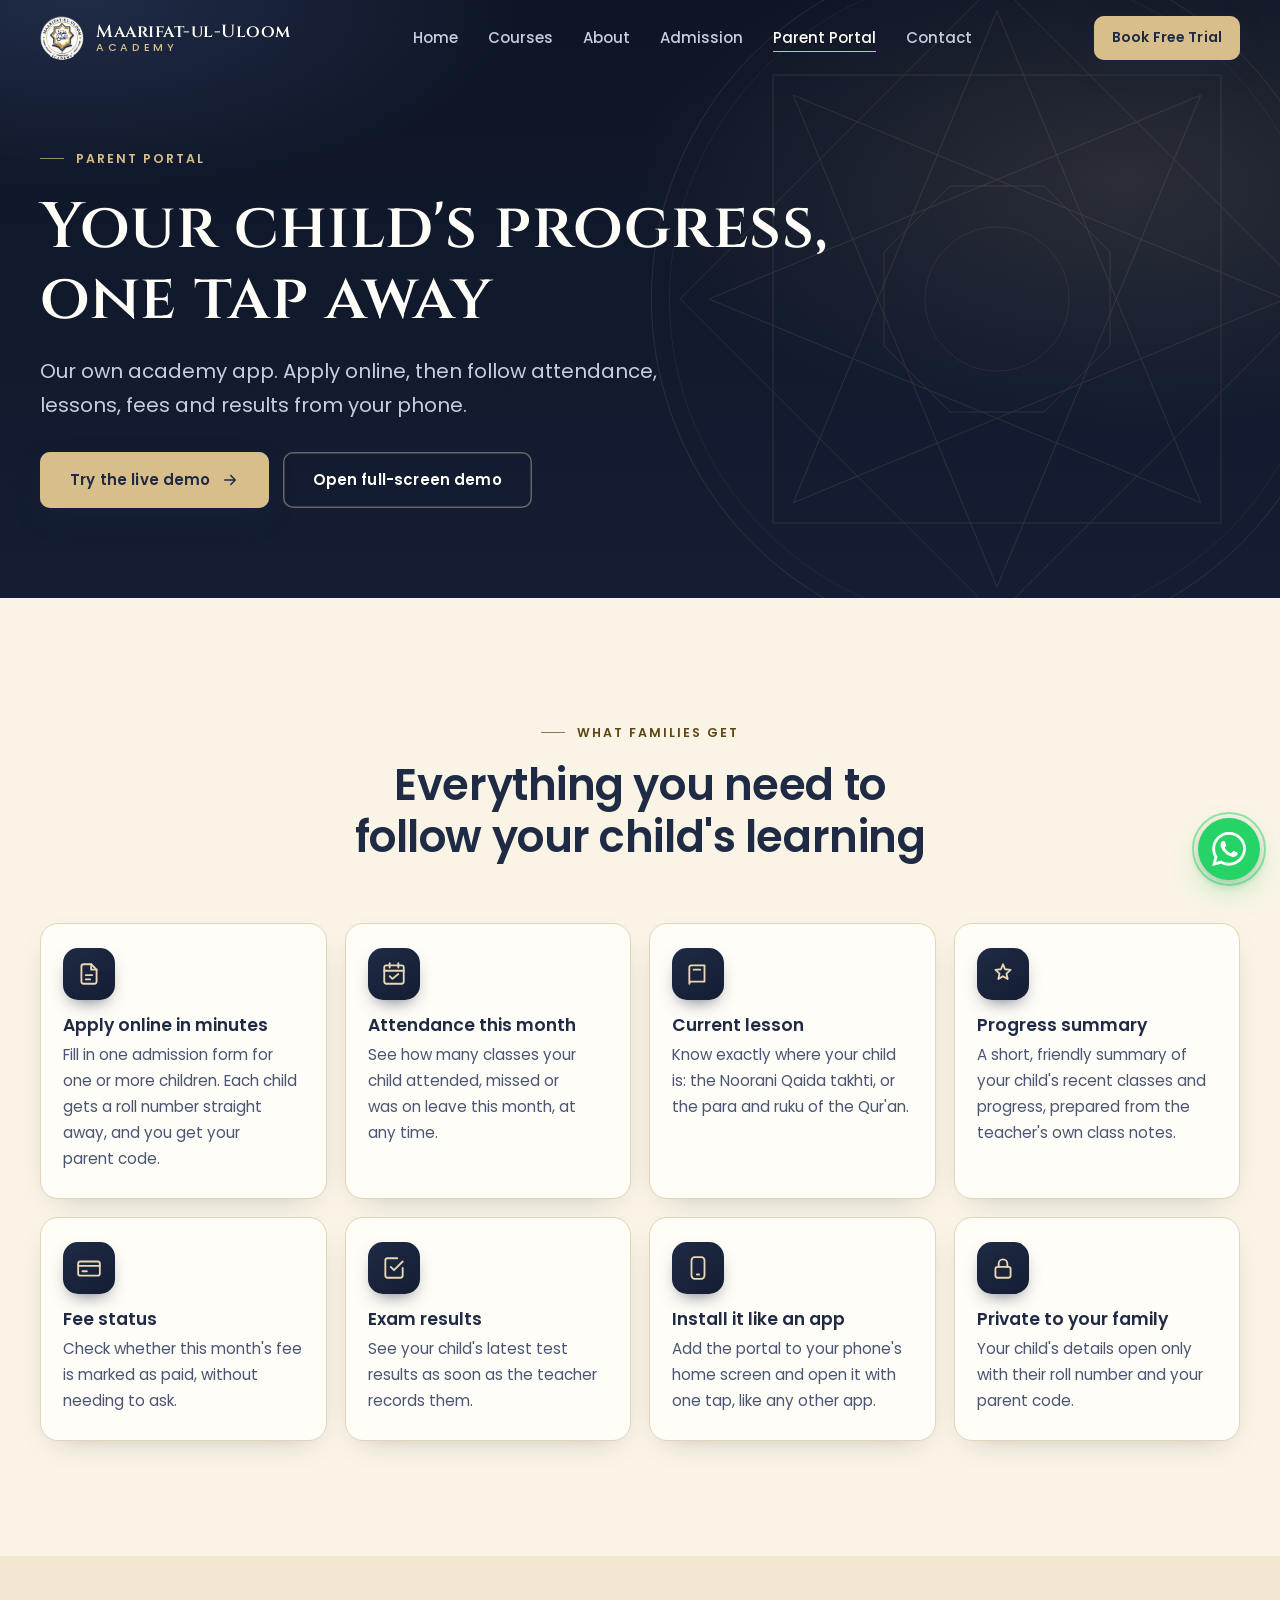
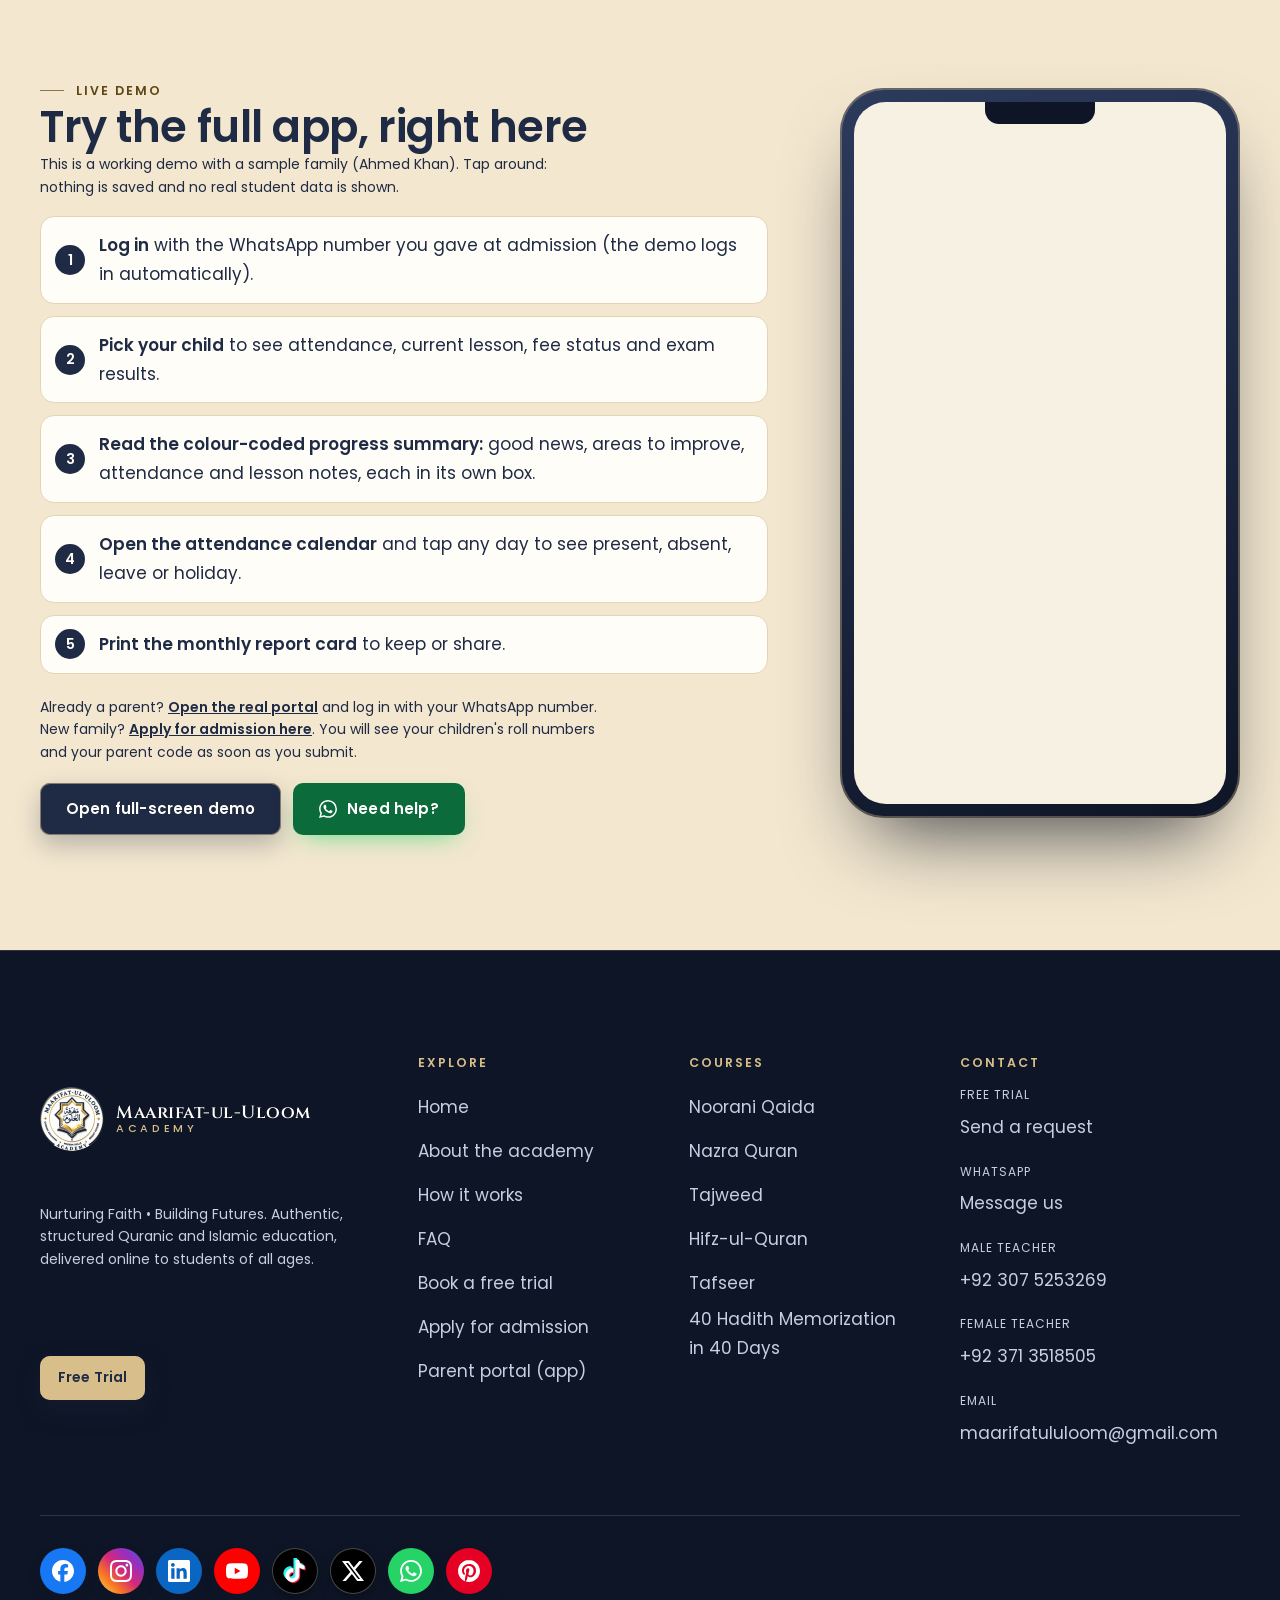
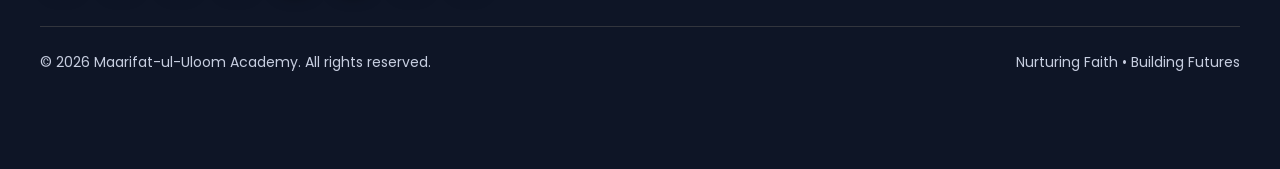
<file: portal.html>
<!DOCTYPE html>
<html lang="en">
<head>
<meta charset="utf-8">
<meta name="viewport" content="width=device-width, initial-scale=1">
<title>Parent Portal: Attendance, Lessons &amp; Progress | Maarifat-ul-Uloom Academy</title>
<meta name="description" content="The Maarifat-ul-Uloom parent portal: apply online, then check your child's attendance, current lesson, fee status, exam results and a progress summary from your phone.">
<meta name="theme-color" content="#141D33">
<link rel="icon" href="assets/img/brand/favicon-32.png" type="image/png" sizes="32x32">
<link rel="apple-touch-icon" href="assets/img/brand/apple-touch-icon.png">

<meta property="og:type" content="website">
<meta property="og:site_name" content="Maarifat-ul-Uloom Academy">
<meta property="og:title" content="About &amp; How It Works | Maarifat-ul-Uloom Academy">
<meta property="og:description" content="Our story, how online classes work at Maarifat-ul-Uloom Academy, the steps from free trial to regular lessons, and answers to common questions.">
<meta name="twitter:card" content="summary_large_image">
<!-- SEO:START (domain not set. Run: python3 _setup/set-domain.py https://YOUR-DOMAIN  -> fills canonical, og:url, og:image, twitter:image, sitemap.xml, robots.txt. See SEO-SETUP.md) -->
<!-- SEO:END -->

<script>
/* Progressive enhancement: reveal/animation styles are scoped to .js.
   If the page script has not initialised within 3s the class is removed so nothing stays hidden. */
document.documentElement.classList.add('js');
setTimeout(function () {
  var r = document.documentElement;
  if (!r.classList.contains('js-ready')) r.classList.remove('js');
}, 3000);
</script>

<link rel="preload" href="assets/fonts/cinzel-latin-600-normal.woff2" as="font" type="font/woff2" crossorigin>
<link rel="preload" href="assets/fonts/poppins-latin-400-normal.woff2" as="font" type="font/woff2" crossorigin>

<link rel="stylesheet" href="assets/css/tokens.css?v=20260929c">
<link rel="stylesheet" href="assets/css/home.css?v=20260929c">
<link rel="stylesheet" href="assets/css/pages.css?v=20260929c">
</head>
<body>
<svg width="0" height="0" style="position:absolute" aria-hidden="true" focusable="false"><defs><symbol id="rosette" viewBox="-100 -100 200 200" fill="none" stroke="currentColor" stroke-linejoin="round"><circle r="96" vector-effect="non-scaling-stroke"/><circle r="91" vector-effect="non-scaling-stroke" opacity=".55"/><polygon points="0.0,-88.0 88.0,0.0 0.0,88.0 -88.0,0.0" vector-effect="non-scaling-stroke"/><polygon points="62.2,-62.2 62.2,62.2 -62.2,62.2 -62.2,-62.2" vector-effect="non-scaling-stroke"/><polygon points="0.0,-80.0 56.6,56.6 -80.0,0.0 56.6,-56.6 0.0,80.0 -56.6,-56.6 80.0,0.0 -56.6,56.6" vector-effect="non-scaling-stroke"/><polygon points="13.0,-31.4 31.4,-13.0 31.4,13.0 13.0,31.4 -13.0,31.4 -31.4,13.0 -31.4,-13.0 -13.0,-31.4" vector-effect="non-scaling-stroke"/><circle r="20" vector-effect="non-scaling-stroke" opacity=".7"/></symbol><symbol id="i-arrow" viewBox="0 0 24 24" fill="none" stroke="currentColor" stroke-width="2" stroke-linecap="round" stroke-linejoin="round"><path d="M5 12h14M13 6l6 6-6 6"/></symbol><symbol id="i-check" viewBox="0 0 24 24" fill="none" stroke="currentColor" stroke-width="2" stroke-linecap="round" stroke-linejoin="round"><path d="M5 12.5l4.5 4.5L19 7.5"/></symbol><symbol id="i-menu" viewBox="0 0 24 24" fill="none" stroke="currentColor" stroke-width="2" stroke-linecap="round" stroke-linejoin="round"><path d="M3 7h18M3 12h18M3 17h18"/></symbol><symbol id="i-close" viewBox="0 0 24 24" fill="none" stroke="currentColor" stroke-width="2" stroke-linecap="round" stroke-linejoin="round"><path d="M6 6l12 12M18 6L6 18"/></symbol><symbol id="i-prev" viewBox="0 0 24 24" fill="none" stroke="currentColor" stroke-width="2" stroke-linecap="round" stroke-linejoin="round"><path d="M15 18l-6-6 6-6"/></symbol><symbol id="i-next" viewBox="0 0 24 24" fill="none" stroke="currentColor" stroke-width="2" stroke-linecap="round" stroke-linejoin="round"><path d="M9 18l6-6-6-6"/></symbol><symbol id="i-pause" viewBox="0 0 24 24" fill="none" stroke="currentColor" stroke-width="2" stroke-linecap="round" stroke-linejoin="round"><path d="M9 5v14M15 5v14"/></symbol><symbol id="i-play" viewBox="0 0 24 24" fill="none" stroke="currentColor" stroke-width="2" stroke-linecap="round" stroke-linejoin="round"><path d="M7 5l12 7-12 7z"/></symbol><symbol id="i-whatsapp" viewBox="0 0 24 24" fill="currentColor"><path d="M17.472 14.382c-.297-.149-1.758-.867-2.03-.967-.273-.099-.471-.148-.67.15-.197.297-.767.966-.94 1.164-.173.199-.347.223-.644.075-.297-.15-1.255-.463-2.39-1.475-.883-.788-1.48-1.761-1.653-2.059-.173-.297-.018-.458.13-.606.134-.133.298-.347.446-.52.149-.174.198-.298.298-.497.099-.198.05-.371-.025-.52-.075-.149-.669-1.612-.916-2.207-.242-.579-.487-.5-.669-.51-.173-.008-.371-.01-.57-.01-.198 0-.52.074-.792.372-.272.297-1.04 1.016-1.04 2.479 0 1.462 1.065 2.875 1.213 3.074.149.198 2.096 3.2 5.077 4.487.709.306 1.262.489 1.694.625.712.227 1.36.195 1.871.118.571-.085 1.758-.719 2.006-1.413.248-.694.248-1.289.173-1.413-.074-.124-.272-.198-.57-.347m-5.421 7.403h-.004a9.87 9.87 0 01-5.031-1.378l-.361-.214-3.741.982.998-3.648-.235-.374a9.86 9.86 0 01-1.51-5.26c.001-5.45 4.436-9.884 9.888-9.884 2.64 0 5.122 1.03 6.988 2.898a9.825 9.825 0 012.893 6.994c-.003 5.45-4.437 9.884-9.885 9.884m8.413-18.297A11.815 11.815 0 0012.05 0C5.495 0 .16 5.335.157 11.892c0 2.096.547 4.142 1.588 5.945L.057 24l6.305-1.654a11.882 11.882 0 005.683 1.448h.005c6.554 0 11.89-5.335 11.893-11.893a11.821 11.821 0 00-3.48-8.413Z"/></symbol></defs></svg>

<a class="skip-link" href="#main">Skip to main content</a>

<!-- ============================================================
     01 · NAVIGATION
     ============================================================ -->
<header class="site-header theme-dark" data-header>
  <div class="container header__inner">
    <a class="brand" href="/" aria-label="Maarifat-ul-Uloom Academy, home">
      <img class="logo-img cms-logo" src="assets/img/brand/logo-light-128.webp" srcset="assets/img/brand/logo-light-128.webp 128w, assets/img/brand/logo-light-256.webp 256w" sizes="44px" width="44" height="44" alt="">
      <span class="brand__text">
        <span class="brand__name">Maarifat-ul-Uloom</span>
        <span class="brand__sub">Academy</span>
      </span>
    </a>

    <nav class="nav" aria-label="Primary">
      <ul>
        <li><a href="/">Home</a></li>
        <li><a href="courses">Courses</a></li>
        <li><a href="about">About</a></li>
        <li><a href="about#how-it-works">How It Works</a></li>
        <li><a href="about#faq">FAQ</a></li>
        <li><a href="admission">Admission</a></li><li><a href="portal" aria-current="page">Parent Portal</a></li>
        <li><a href="contact">Contact</a></li>
      </ul>
    </nav>

    <div class="header__actions">
      <a class="btn btn--primary btn--sm header__cta" href="contact"><span>Book Free Trial</span></a>
      <button class="nav-toggle" type="button" aria-expanded="false" aria-controls="mobile-menu" data-nav-toggle>
        <span class="sr-only" data-nav-toggle-label>Open menu</span>
        <svg class="i-open" width="22" height="22" aria-hidden="true" focusable="false"><use href="#i-menu"/></svg>
        <svg class="i-close" width="22" height="22" aria-hidden="true" focusable="false"><use href="#i-close"/></svg>
      </button>
    </div>
  </div>
</header>

<div class="mobile-menu theme-dark" id="mobile-menu" role="region" aria-label="Site menu" data-mobile-menu hidden>
  <div class="mobile-menu__inner">
    <nav aria-label="Mobile">
      <ul>
        <li><a href="/">Home</a></li>
        <li><a href="courses">Courses</a></li>
        <li><a href="about">About</a></li>
        <li><a href="about#how-it-works">How It Works</a></li>
        <li><a href="about#faq">FAQ</a></li>
        <li><a href="admission">Admission</a></li><li><a href="portal" aria-current="page">Parent Portal</a></li>
        <li><a href="contact">Contact</a></li>
      </ul>
    </nav>
    <div class="mobile-menu__cta">
      <a class="btn btn--primary btn--lg" href="contact">Book Free Trial <svg aria-hidden="true" focusable="false"><use href="#i-arrow"/></svg></a>
      <a class="btn btn--whatsapp btn--lg" href="https://wa.me/923075253269" data-contact-href="whatsappMale" data-wa-choose target="_blank" rel="noopener"><svg aria-hidden="true" focusable="false"><use href="#i-whatsapp"/></svg> WhatsApp us</a>
    </div>
  </div>
</div>


<main id="main" tabindex="-1">

<section class="page-hero theme-dark" aria-labelledby="page-title">
  <div class="page-hero__geo" aria-hidden="true"><svg viewBox="0 0 200 200" stroke-width="1" color="#D8BE8A" aria-hidden="true" focusable="false"><use href="#rosette"/></svg></div>
  <div class="container page-hero__inner">
    <p class="label">Parent portal</p>
    <h1 id="page-title">Your child's progress, one tap away</h1>
    <p class="lead">Our own academy app. Apply online, then follow attendance, lessons, fees and results from your phone.</p>
    <div class="page-hero__actions">
      <a class="btn btn--primary btn--lg" href="#portal-app">Try the live demo <svg aria-hidden="true" focusable="false"><use href="#i-arrow"/></svg></a>
      <a class="btn btn--secondary btn--lg" href="https://parents-portal.maarifat-ul-uloom-academy.com/?demo" target="_blank" rel="noopener">Open full-screen demo<span class="sr-only"> (opens in a new tab)</span></a>
    </div>
  </div>
</section>

<section class="section" aria-labelledby="benefits-title">
  <div class="container">
    <header class="section-head section-head--center reveal">
      <p class="label">What families get</p>
      <h2 id="benefits-title">Everything you need to follow your child's learning</h2>
    </header>
    <ul class="pb-grid">
        <li class="pb reveal" style="--i:0"><span class="pb__ic" aria-hidden="true"><svg viewBox="0 0 24 24" fill="none" stroke="currentColor" stroke-width="1.7" stroke-linecap="round" stroke-linejoin="round"><path d="M14 3H7a2 2 0 0 0-2 2v14a2 2 0 0 0 2 2h10a2 2 0 0 0 2-2V8z"/><path d="M14 3v5h5M9 13h6M9 17h4"/></svg></span><h3>Apply online in minutes</h3><p>Fill in one admission form for one or more children. Each child gets a roll number straight away, and you get your parent code.</p></li>
        <li class="pb reveal" style="--i:1"><span class="pb__ic" aria-hidden="true"><svg viewBox="0 0 24 24" fill="none" stroke="currentColor" stroke-width="1.7" stroke-linecap="round" stroke-linejoin="round"><rect x="3" y="4" width="18" height="17" rx="2"/><path d="M3 9h18M8 2v4M16 2v4M8 14l2.5 2.5L16 12"/></svg></span><h3>Attendance this month</h3><p>See how many classes your child attended, missed or was on leave this month, at any time.</p></li>
        <li class="pb reveal" style="--i:2"><span class="pb__ic" aria-hidden="true"><svg viewBox="0 0 24 24" fill="none" stroke="currentColor" stroke-width="1.7" stroke-linecap="round" stroke-linejoin="round"><path d="M4 19V6a2 2 0 0 1 2-2h12v15H6a2 2 0 0 0-2 2z"/><path d="M8 8h6"/></svg></span><h3>Current lesson</h3><p>Know exactly where your child is: the Noorani Qaida takhti, or the para and ruku of the Qur'an.</p></li>
        <li class="pb reveal" style="--i:3"><span class="pb__ic" aria-hidden="true"><svg viewBox="0 0 24 24" fill="none" stroke="currentColor" stroke-width="1.7" stroke-linecap="round" stroke-linejoin="round"><path d="M12 3l1.9 4.6L19 8.2l-3.8 3.4 1.1 5-4.3-2.6-4.3 2.6 1.1-5L5 8.2l5.1-.6z"/></svg></span><h3>Progress summary</h3><p>A short, friendly summary of your child's recent classes and progress, prepared from the teacher's own class notes.</p></li>
        <li class="pb reveal" style="--i:0"><span class="pb__ic" aria-hidden="true"><svg viewBox="0 0 24 24" fill="none" stroke="currentColor" stroke-width="1.7" stroke-linecap="round" stroke-linejoin="round"><rect x="2" y="6" width="20" height="13" rx="2"/><path d="M2 10h20M6 15h4"/></svg></span><h3>Fee status</h3><p>Check whether this month's fee is marked as paid, without needing to ask.</p></li>
        <li class="pb reveal" style="--i:1"><span class="pb__ic" aria-hidden="true"><svg viewBox="0 0 24 24" fill="none" stroke="currentColor" stroke-width="1.7" stroke-linecap="round" stroke-linejoin="round"><path d="M9 11l3 3 8-8"/><path d="M20 12v7a2 2 0 0 1-2 2H6a2 2 0 0 1-2-2V5a2 2 0 0 1 2-2h9"/></svg></span><h3>Exam results</h3><p>See your child's latest test results as soon as the teacher records them.</p></li>
        <li class="pb reveal" style="--i:2"><span class="pb__ic" aria-hidden="true"><svg viewBox="0 0 24 24" fill="none" stroke="currentColor" stroke-width="1.7" stroke-linecap="round" stroke-linejoin="round"><rect x="6" y="2" width="12" height="20" rx="3"/><path d="M11 18h2"/></svg></span><h3>Install it like an app</h3><p>Add the portal to your phone's home screen and open it with one tap, like any other app.</p></li>
        <li class="pb reveal" style="--i:3"><span class="pb__ic" aria-hidden="true"><svg viewBox="0 0 24 24" fill="none" stroke="currentColor" stroke-width="1.7" stroke-linecap="round" stroke-linejoin="round"><rect x="5" y="11" width="14" height="10" rx="2"/><path d="M8 11V8a4 4 0 0 1 8 0v3"/></svg></span><h3>Private to your family</h3><p>Your child's details open only with their roll number and your parent code.</p></li>
    </ul>
  </div>
</section>

<section class="section portal-live" id="portal-app" aria-labelledby="app-title">
  <div class="container portal-live__grid">
    <div class="portal-live__copy reveal">
      <p class="label">Live demo</p>
      <h2 id="app-title">Try the full app, right here</h2><p class="small">This is a working demo with a sample family (Ahmed Khan). Tap around: nothing is saved and no real student data is shown.</p>
      <ol class="how-steps"><li><strong>Log in</strong> with the WhatsApp number you gave at admission (the demo logs in automatically).</li><li><strong>Pick your child</strong> to see attendance, current lesson, fee status and exam results.</li><li><strong>Read the colour-coded progress summary:</strong> good news, areas to improve, attendance and lesson notes, each in its own box.</li><li><strong>Open the attendance calendar</strong> and tap any day to see present, absent, leave or holiday.</li><li><strong>Print the monthly report card</strong> to keep or share.</li></ol>
      <p class="small">Already a parent? <a href="https://parents-portal.maarifat-ul-uloom-academy.com/" target="_blank" rel="noopener"><strong>Open the real portal</strong></a> and log in with your WhatsApp number.</p>
      <p class="small">New family? <a href="admission"><strong>Apply for admission here</strong></a>. You will see your children's roll numbers and your parent code as soon as you submit.</p>
      <p class="portal-live__actions">
        <a class="btn btn--primary" href="https://parents-portal.maarifat-ul-uloom-academy.com/?demo" target="_blank" rel="noopener">Open full-screen demo<span class="sr-only"> (opens in a new tab)</span></a>
        <a class="btn btn--whatsapp" href="https://wa.me/923075253269" data-wa-choose target="_blank" rel="noopener"><svg aria-hidden="true" focusable="false"><use href="#i-whatsapp"/></svg> Need help?</a>
      </p>
    </div>
    <div class="phone reveal" style="--i:1">
      <div class="phone__notch" aria-hidden="true"></div>
      <iframe src="https://parents-portal.maarifat-ul-uloom-academy.com/?demo" title="Maarifat-ul-Uloom Academy parent portal" loading="lazy" allow="clipboard-write"></iframe>
    </div>
  </div>
</section>

</main>

<!-- ============================================================
     FOOTER (shared by all four public pages)
     ============================================================ -->
<footer class="footer theme-dark" data-hide-sticky>
  <div class="container">
    <div class="footer__grid">
      <div class="footer__brand">
        <a class="brand" href="/" aria-label="Maarifat-ul-Uloom Academy, home">
          <img class="logo-img logo-img--lg cms-logo" src="assets/img/brand/logo-light-128.webp" srcset="assets/img/brand/logo-light-128.webp 128w, assets/img/brand/logo-light-256.webp 256w, assets/img/brand/logo-light-512.webp 512w" sizes="64px" width="64" height="64" alt="" loading="lazy">
          <span class="brand__text">
            <span class="brand__name">Maarifat-ul-Uloom</span>
            <span class="brand__sub">Academy</span>
          </span>
        </a>
        <p class="small">Nurturing Faith &bull; Building Futures. Authentic, structured Quranic and Islamic education, delivered online to students of all ages.</p>
        <p><a class="btn btn--primary btn--sm" href="contact">Free Trial</a></p>
      </div>

      <nav class="footer__col" aria-label="Explore">
        <h3 class="footer__h">Explore</h3>
        <ul>
          <li><a href="/">Home</a></li>
          <li><a href="about">About the academy</a></li>
          <li><a href="about#how-it-works">How it works</a></li>
          <li><a href="about#faq">FAQ</a></li>
          <li><a href="contact">Book a free trial</a></li>
          <li><a href="admission">Apply for admission</a></li><li><a href="portal">Parent portal (app)</a></li>
        </ul>
      </nav>

      <nav class="footer__col" aria-label="Courses">
        <h3 class="footer__h">Courses</h3>
        <ul>
          <li><a href="courses#noorani-qaida">Noorani Qaida</a></li>
          <li><a href="courses#quran-reading">Nazra Quran</a></li>
          <li><a href="courses#tajweed">Tajweed</a></li>
          <li><a href="courses#hifz-support">Hifz-ul-Quran</a></li>
          <li><a href="courses#tafseer">Tafseer</a></li>
        <li><a href="courses#hadith-40">40 Hadith Memorization in 40 Days</a></li>
        </ul>
      </nav>

      <div class="footer__col">
        <h3 class="footer__h">Contact</h3>
        <ul class="footer__contact">
          <li><span class="footer__k">Free trial</span><a href="contact">Send a request</a></li>
          <li><span class="footer__k">WhatsApp</span><a href="https://wa.me/923075253269" data-contact-href="whatsappMale" data-wa-choose target="_blank" rel="noopener">Message us<span class="sr-only"> (opens in a new tab)</span></a></li>
          <li><span class="footer__k">Male teacher</span><a href="tel:+923075253269" data-contact-href="phoneMale" data-contact-value="phoneMale">+92 307 5253269</a></li>
          <li><span class="footer__k">Female teacher</span><a href="tel:+923713518505" data-contact-href="phoneFemale" data-contact-value="phoneFemale">+92 371 3518505</a></li>
          <li><span class="footer__k">Email</span><a href="mailto:maarifatululoom@gmail.com" data-contact-href="email" data-contact-value="email">maarifatululoom@gmail.com</a></li>
        </ul>
      </div>
    </div>

    <div class="footer__social" role="group" aria-label="Follow us on social media">
      <a class="social-btn" data-social="facebook" href="https://facebook.com/profile.php?id=61591790594650" aria-label="Facebook" target="_blank" rel="noopener"><svg viewBox="0 0 24 24" fill="currentColor" aria-hidden="true" focusable="false"><path d="M9.101 23.691v-7.98H6.627v-3.667h2.474v-1.58c0-4.085 1.848-5.978 5.858-5.978.401 0 .955.042 1.468.103a8.68 8.68 0 0 1 1.141.195v3.325a8.623 8.623 0 0 0-.653-.036 26.805 26.805 0 0 0-.733-.009c-.707 0-1.259.096-1.675.309a1.686 1.686 0 0 0-.679.622c-.258.42-.374.995-.374 1.752v1.297h3.919l-.386 2.103-.287 1.564h-3.246v8.245C19.396 23.238 24 18.179 24 12.044c0-6.627-5.373-12-12-12s-12 5.373-12 12c0 5.628 3.874 10.35 9.101 11.647Z"/></svg></a>
      <a class="social-btn" data-social="instagram" href="https://instagram.com/maarifat_ul_uloom_academy" aria-label="Instagram" target="_blank" rel="noopener"><svg viewBox="0 0 24 24" fill="currentColor" aria-hidden="true" focusable="false"><path d="M12 0C8.74 0 8.333.015 7.053.072 5.775.132 4.905.333 4.14.63c-.789.306-1.459.717-2.126 1.384S.935 3.35.63 4.14C.333 4.905.131 5.775.072 7.053.012 8.333 0 8.74 0 12s.015 3.667.072 4.947c.06 1.277.261 2.148.558 2.913.306.788.717 1.459 1.384 2.126.667.666 1.336 1.079 2.126 1.384.766.296 1.636.499 2.913.558C8.333 23.988 8.74 24 12 24s3.667-.015 4.947-.072c1.277-.06 2.148-.262 2.913-.558.788-.306 1.459-.718 2.126-1.384.666-.667 1.079-1.335 1.384-2.126.296-.765.499-1.636.558-2.913.06-1.28.072-1.687.072-4.947s-.015-3.667-.072-4.947c-.06-1.277-.262-2.149-.558-2.913-.306-.789-.718-1.459-1.384-2.126C21.319 1.347 20.651.935 19.86.63c-.765-.297-1.636-.499-2.913-.558C15.667.012 15.26 0 12 0zm0 2.16c3.203 0 3.585.016 4.85.071 1.17.055 1.805.249 2.227.415.562.217.96.477 1.382.896.419.42.679.819.896 1.381.164.422.36 1.057.413 2.227.057 1.266.07 1.646.07 4.85s-.015 3.585-.074 4.85c-.061 1.17-.256 1.805-.421 2.227-.224.562-.479.96-.899 1.382-.419.419-.824.679-1.38.896-.42.164-1.065.36-2.235.413-1.274.057-1.649.07-4.859.07-3.211 0-3.586-.015-4.859-.074-1.171-.061-1.816-.256-2.236-.421-.569-.224-.96-.479-1.379-.899-.421-.419-.69-.824-.9-1.38-.165-.42-.359-1.065-.42-2.235-.045-1.26-.061-1.649-.061-4.844 0-3.196.016-3.586.061-4.861.061-1.17.255-1.814.42-2.234.21-.57.479-.96.9-1.381.419-.419.81-.689 1.379-.898.42-.166 1.051-.361 2.221-.421 1.275-.045 1.65-.06 4.859-.06l.045.03zm0 3.678c-3.405 0-6.162 2.76-6.162 6.162 0 3.405 2.76 6.162 6.162 6.162 3.405 0 6.162-2.76 6.162-6.162 0-3.405-2.76-6.162-6.162-6.162zM12 16c-2.21 0-4-1.79-4-4s1.79-4 4-4 4 1.79 4 4-1.79 4-4 4zm7.846-10.405c0 .795-.646 1.44-1.44 1.44-.795 0-1.44-.646-1.44-1.44 0-.794.646-1.439 1.44-1.439.793-.001 1.44.645 1.44 1.439z"/></svg></a>
      <a class="social-btn" data-social="linkedin" href="https://linkedin.com/company/maarifat-ul-uloom-academy" aria-label="LinkedIn" target="_blank" rel="noopener"><svg viewBox="0 0 24 24" fill="currentColor" aria-hidden="true" focusable="false"><path d="M20.447 20.452h-3.554v-5.569c0-1.328-.027-3.037-1.852-3.037-1.853 0-2.136 1.445-2.136 2.939v5.667H9.351V9h3.414v1.561h.046c.477-.9 1.637-1.85 3.37-1.85 3.601 0 4.267 2.37 4.267 5.455v6.286zM5.337 7.433c-1.144 0-2.063-.926-2.063-2.065 0-1.138.92-2.063 2.063-2.063 1.14 0 2.064.925 2.064 2.063 0 1.139-.925 2.065-2.064 2.065zm1.782 13.019H3.555V9h3.564v11.452zM22.225 0H1.771C.792 0 0 .774 0 1.729v20.542C0 23.227.792 24 1.771 24h20.451C23.2 24 24 23.227 24 22.271V1.729C24 .774 23.2 0 22.222 0h.003z"/></svg></a>
      <a class="social-btn" data-social="youtube" href="https://youtube.com/@MaarifatUlUloomAcademy" aria-label="YouTube" target="_blank" rel="noopener"><svg viewBox="0 0 24 24" fill="currentColor" aria-hidden="true" focusable="false"><path d="M23.498 6.186a3.016 3.016 0 0 0-2.122-2.136C19.505 3.545 12 3.545 12 3.545s-7.505 0-9.377.505A3.017 3.017 0 0 0 .502 6.186C0 8.07 0 12 0 12s0 3.93.502 5.814a3.016 3.016 0 0 0 2.122 2.136c1.871.505 9.376.505 9.376.505s7.505 0 9.377-.505a3.015 3.015 0 0 0 2.122-2.136C24 15.93 24 12 24 12s0-3.93-.502-5.814zM9.545 15.568V8.432L15.818 12l-6.273 3.568z"/></svg></a>
      <a class="social-btn" data-social="tiktok" href="https://tiktok.com/@maarifatululoomac" aria-label="TikTok" target="_blank" rel="noopener"><svg viewBox="0 0 24 24" fill="currentColor" aria-hidden="true" focusable="false"><path d="M12.525.02c1.31-.02 2.61-.01 3.91-.02.08 1.53.63 3.09 1.75 4.17 1.12 1.11 2.7 1.62 4.24 1.79v4.03c-1.44-.05-2.89-.35-4.2-.97-.57-.26-1.1-.59-1.62-.93-.01 2.92.01 5.84-.02 8.75-.08 1.4-.54 2.79-1.35 3.94-1.31 1.92-3.58 3.17-5.91 3.21-1.43.08-2.86-.31-4.08-1.03-2.02-1.19-3.44-3.37-3.65-5.71-.02-.5-.03-1-.01-1.49.18-1.9 1.12-3.72 2.58-4.96 1.66-1.44 3.98-2.13 6.15-1.72.02 1.48-.04 2.96-.04 4.44-.99-.32-2.15-.23-3.02.37-.63.41-1.11 1.04-1.36 1.75-.21.51-.15 1.07-.14 1.61.24 1.64 1.82 3.02 3.5 2.87 1.12-.01 2.19-.66 2.77-1.61.19-.33.4-.67.41-1.06.1-1.79.06-3.57.07-5.36.01-4.03-.01-8.05.02-12.07z"/></svg></a>
      <a class="social-btn" data-social="x" href="https://x.com/MaarifatUlUloom" aria-label="X (Twitter)" target="_blank" rel="noopener"><svg viewBox="0 0 24 24" fill="currentColor" aria-hidden="true" focusable="false"><path d="M18.901 1.153h3.68l-8.04 9.19L24 22.846h-7.406l-5.8-7.584-6.638 7.584H.474l8.6-9.83L0 1.154h7.594l5.243 6.932ZM17.61 20.644h2.039L6.486 3.24H4.298Z"/></svg></a>
      <a class="social-btn" data-social="whatsappChannel" href="https://whatsapp.com/channel/0029Vb8Doae9xVJYnsMAuV2S" aria-label="WhatsApp Channel" target="_blank" rel="noopener"><svg viewBox="0 0 24 24" fill="currentColor" aria-hidden="true" focusable="false"><path d="M17.472 14.382c-.297-.149-1.758-.867-2.03-.967-.273-.099-.471-.148-.67.15-.197.297-.767.966-.94 1.164-.173.199-.347.223-.644.075-.297-.15-1.255-.463-2.39-1.475-.883-.788-1.48-1.761-1.653-2.059-.173-.297-.018-.458.13-.606.134-.133.298-.347.446-.52.149-.174.198-.298.298-.497.099-.198.05-.371-.025-.52-.075-.149-.669-1.612-.916-2.207-.242-.579-.487-.5-.669-.51-.173-.008-.371-.01-.57-.01-.198 0-.52.074-.792.372-.272.297-1.04 1.016-1.04 2.479 0 1.462 1.065 2.875 1.213 3.074.149.198 2.096 3.2 5.077 4.487.709.306 1.262.489 1.694.625.712.227 1.36.195 1.871.118.571-.085 1.758-.719 2.006-1.413.248-.694.248-1.289.173-1.413-.074-.124-.272-.198-.57-.347m-5.421 7.403h-.004a9.87 9.87 0 01-5.031-1.378l-.361-.214-3.741.982.998-3.648-.235-.374a9.86 9.86 0 01-1.51-5.26c.001-5.45 4.436-9.884 9.888-9.884 2.64 0 5.122 1.03 6.988 2.898a9.825 9.825 0 012.893 6.994c-.003 5.45-4.437 9.884-9.885 9.884m8.413-18.297A11.815 11.815 0 0012.05 0C5.495 0 .16 5.335.157 11.892c0 2.096.547 4.142 1.588 5.945L.057 24l6.305-1.654a11.882 11.882 0 005.683 1.448h.005c6.554 0 11.89-5.335 11.893-11.893a11.821 11.821 0 00-3.48-8.413Z"/></svg></a>
      <a class="social-btn" data-social="pinterest" href="https://pin.it/4gwbnP8Il" aria-label="Pinterest" target="_blank" rel="noopener"><svg viewBox="0 0 24 24" fill="currentColor" aria-hidden="true" focusable="false"><path d="M12.017 0C5.396 0 .029 5.367.029 11.987c0 5.079 3.158 9.417 7.618 11.162-.105-.949-.199-2.403.041-3.439.219-.937 1.406-5.957 1.406-5.957s-.359-.72-.359-1.781c0-1.663.967-2.911 2.168-2.911 1.024 0 1.518.769 1.518 1.688 0 1.029-.653 2.567-.992 3.992-.285 1.193.6 2.165 1.775 2.165 2.128 0 3.768-2.245 3.768-5.487 0-2.861-2.063-4.869-5.008-4.869-3.41 0-5.409 2.562-5.409 5.199 0 1.033.394 2.143.889 2.741.099.12.112.225.085.345-.09.375-.293 1.199-.334 1.363-.053.225-.172.271-.401.165-1.495-.69-2.433-2.878-2.433-4.646 0-3.776 2.748-7.252 7.92-7.252 4.158 0 7.392 2.967 7.392 6.923 0 4.135-2.607 7.462-6.233 7.462-1.214 0-2.354-.629-2.758-1.379l-.749 2.848c-.269 1.045-1.004 2.352-1.498 3.146 1.123.345 2.306.535 3.55.535 6.607 0 11.985-5.365 11.985-11.987C23.97 5.39 18.592.026 11.985.026L12.017 0z"/></svg></a>
    </div>

    <div class="footer__bottom">
      <p class="small">&copy; <span data-year>2026</span> Maarifat-ul-Uloom Academy. All rights reserved.</p>
      <p class="small">Nurturing Faith &bull; Building Futures</p>
    </div>
  </div>
</footer>

<!-- Sticky mobile bar: appears after the hero, hides at the final CTA and footer -->

<script src="assets/js/content-store.js?v=20260929c"></script>
<script src="assets/js/content-apply.js?v=20260929c"></script>
<script src="assets/js/public-sync.js?v=20260929c"></script>
<script src="assets/js/home.js?v=20260929c" defer></script>
<script src="assets/js/wa-widget.js?v=20260929c" defer></script>
<script src="assets/js/scroll-scenes.js?v=20260929c" defer></script>
</body>
</html>
</file>
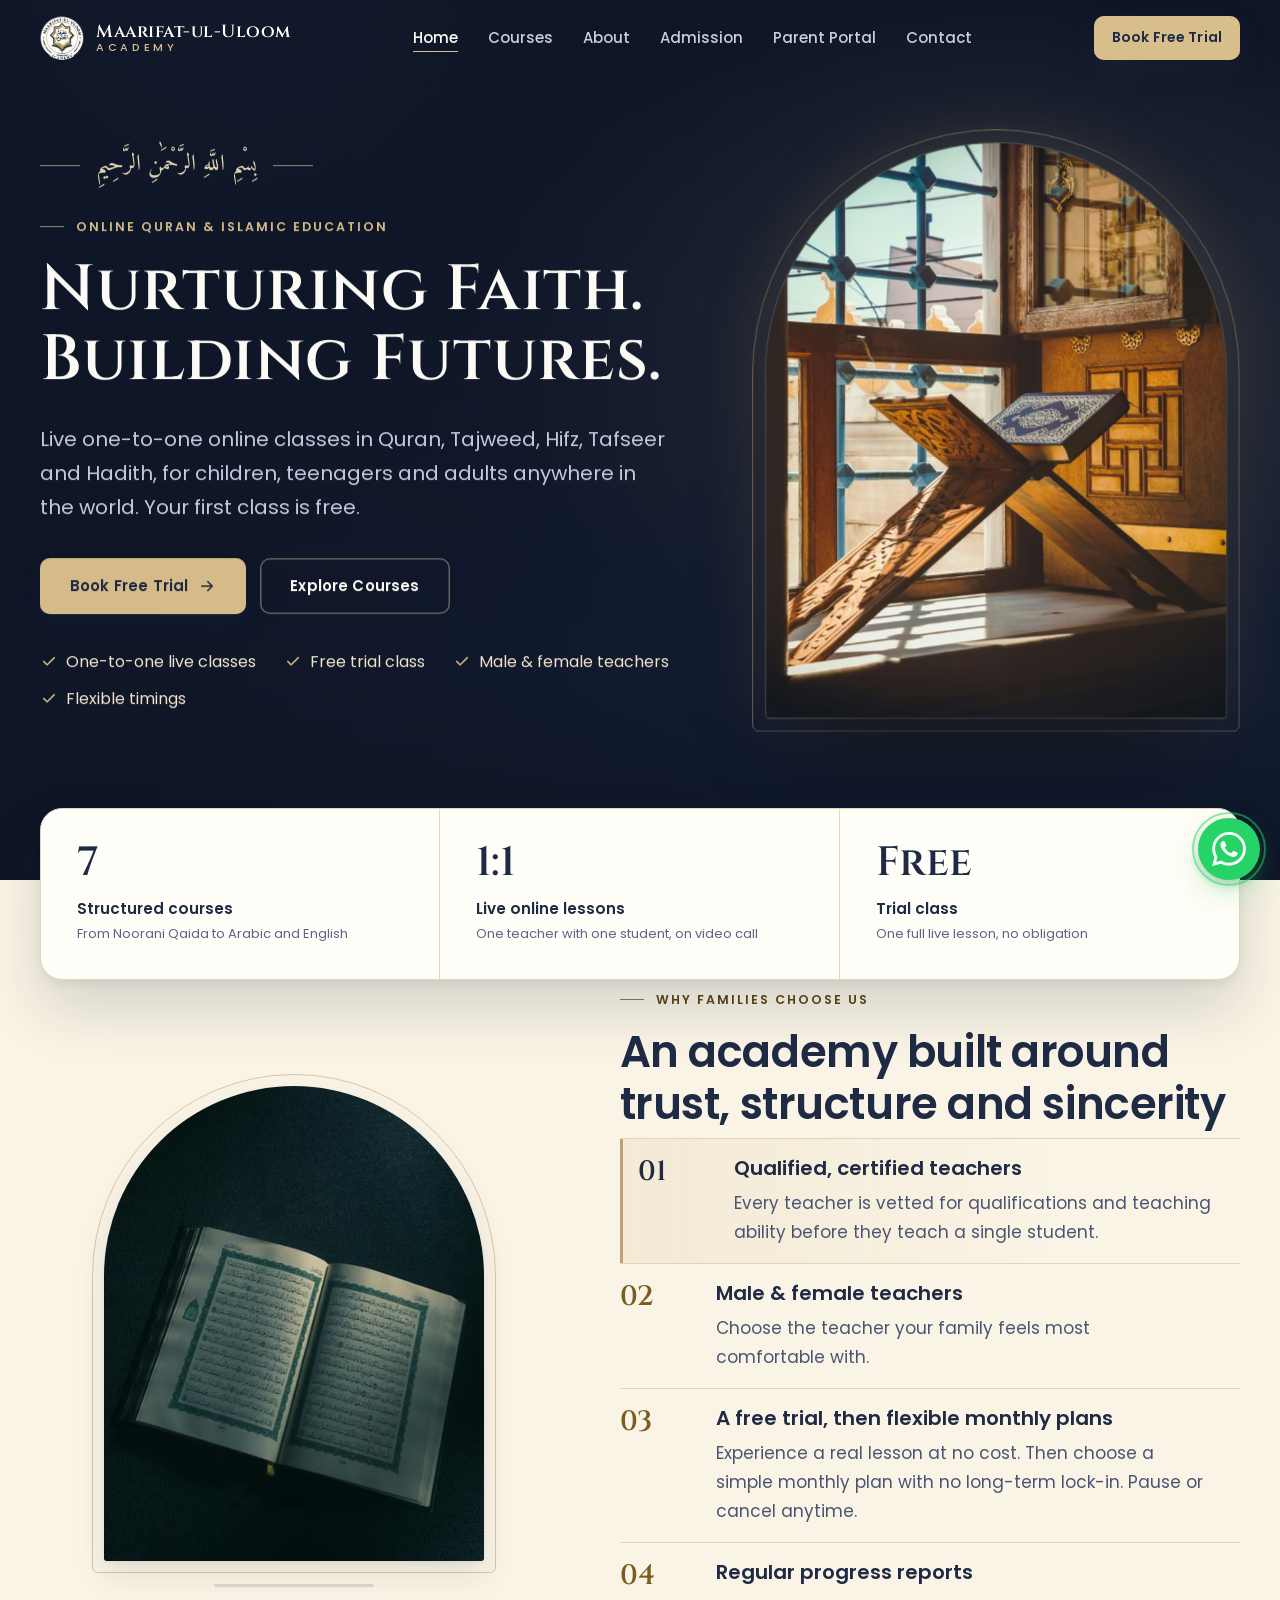
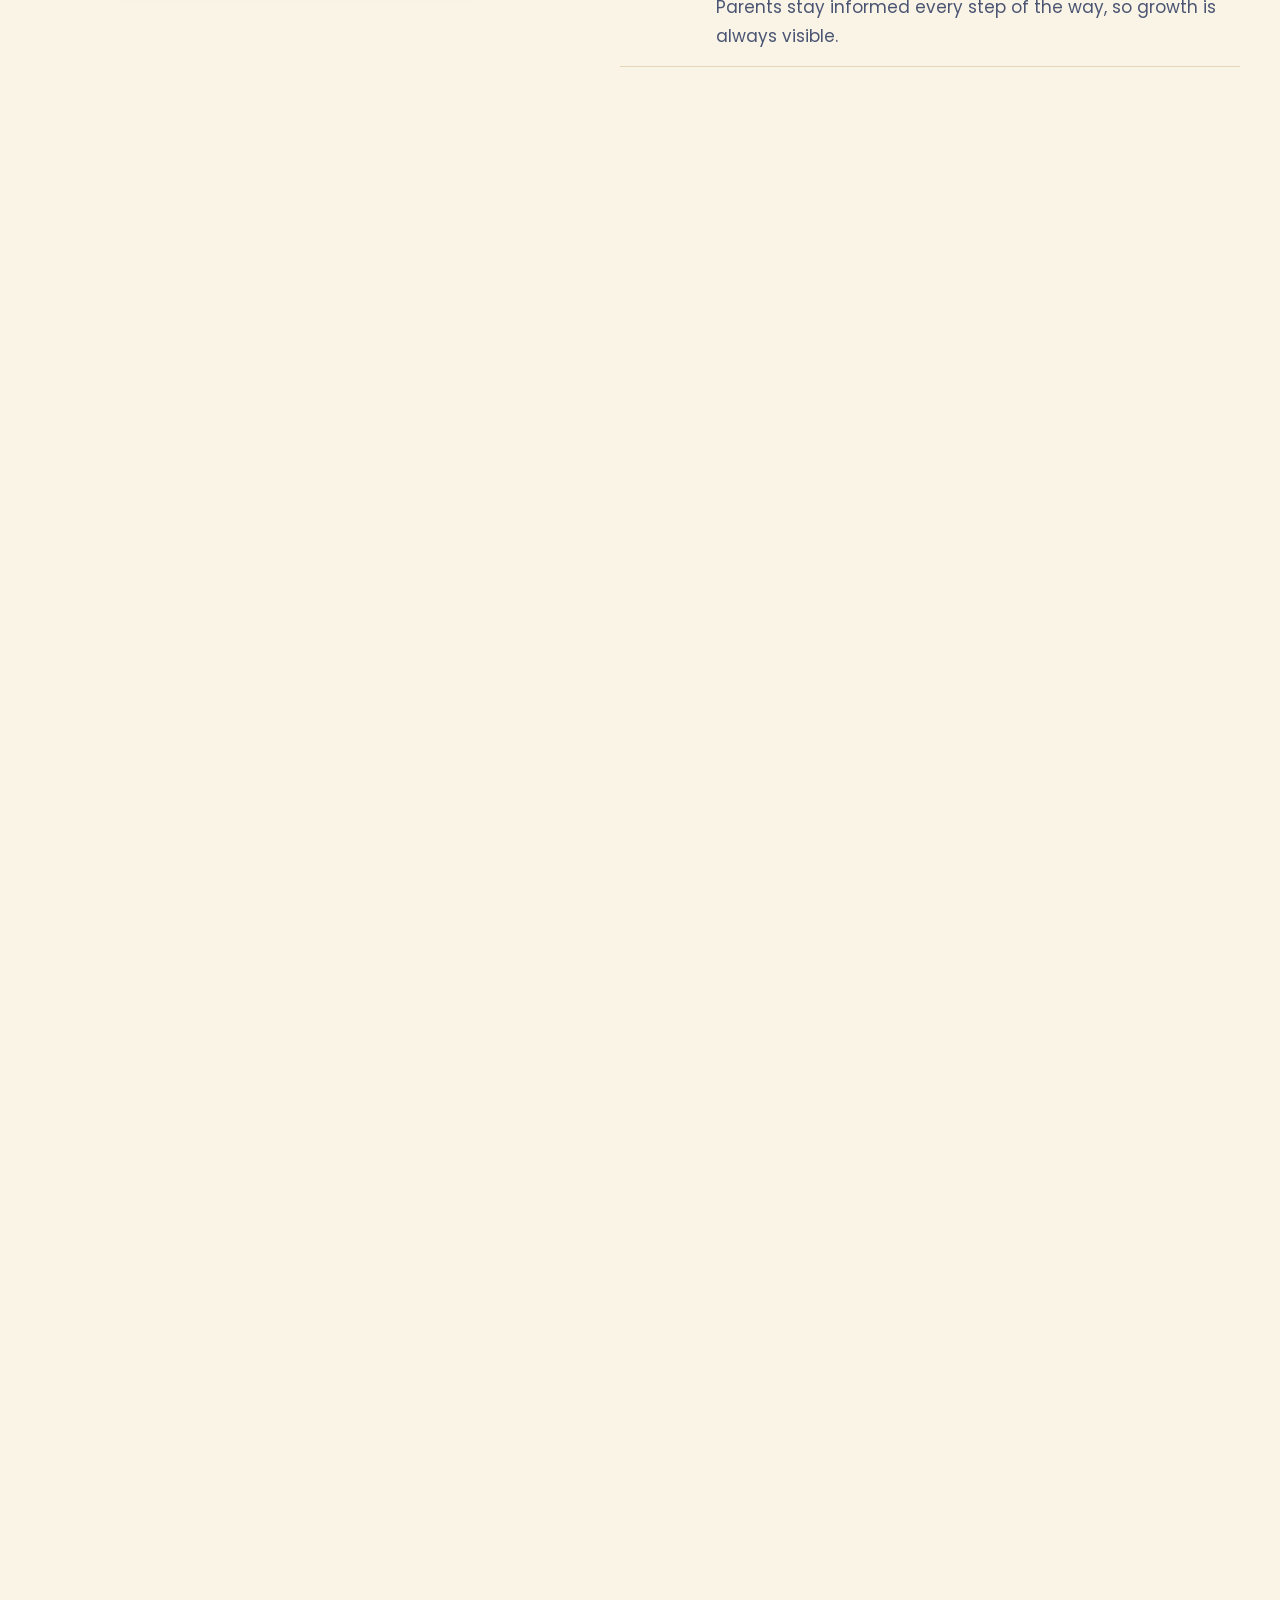
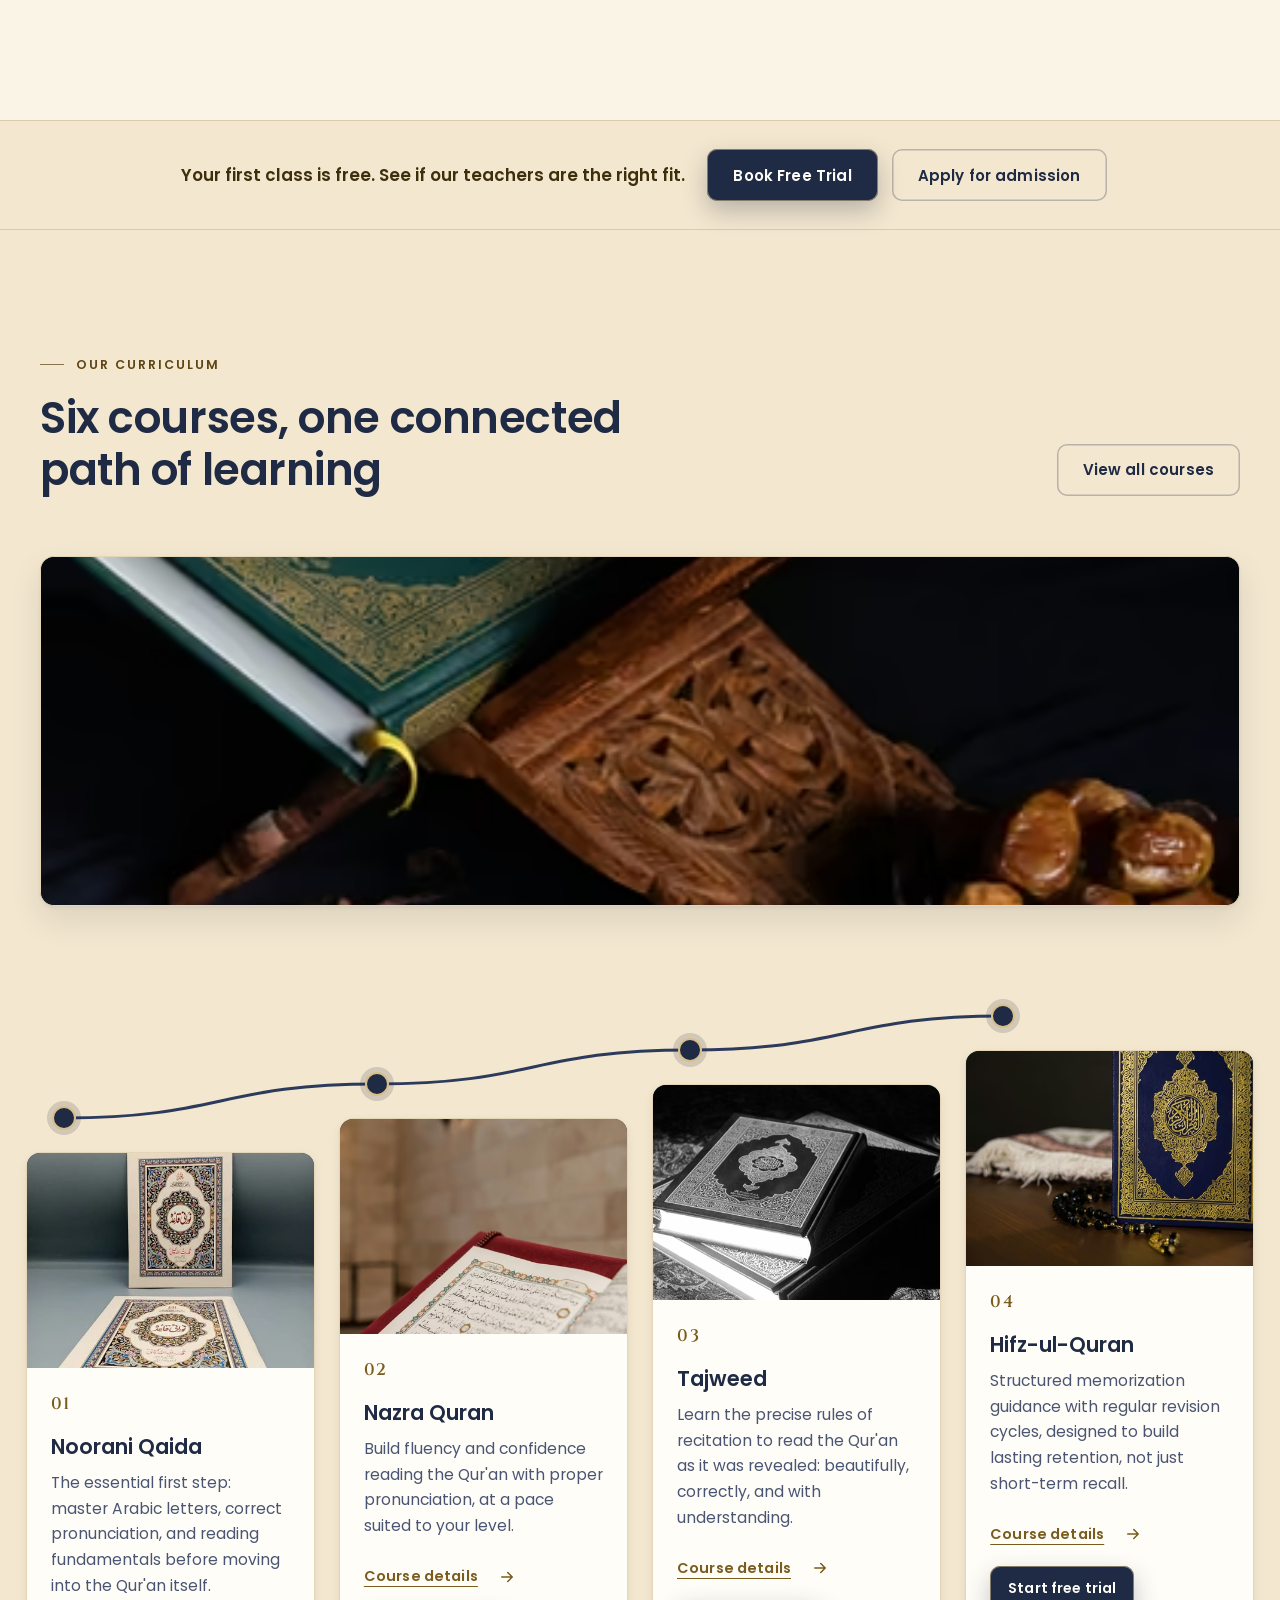
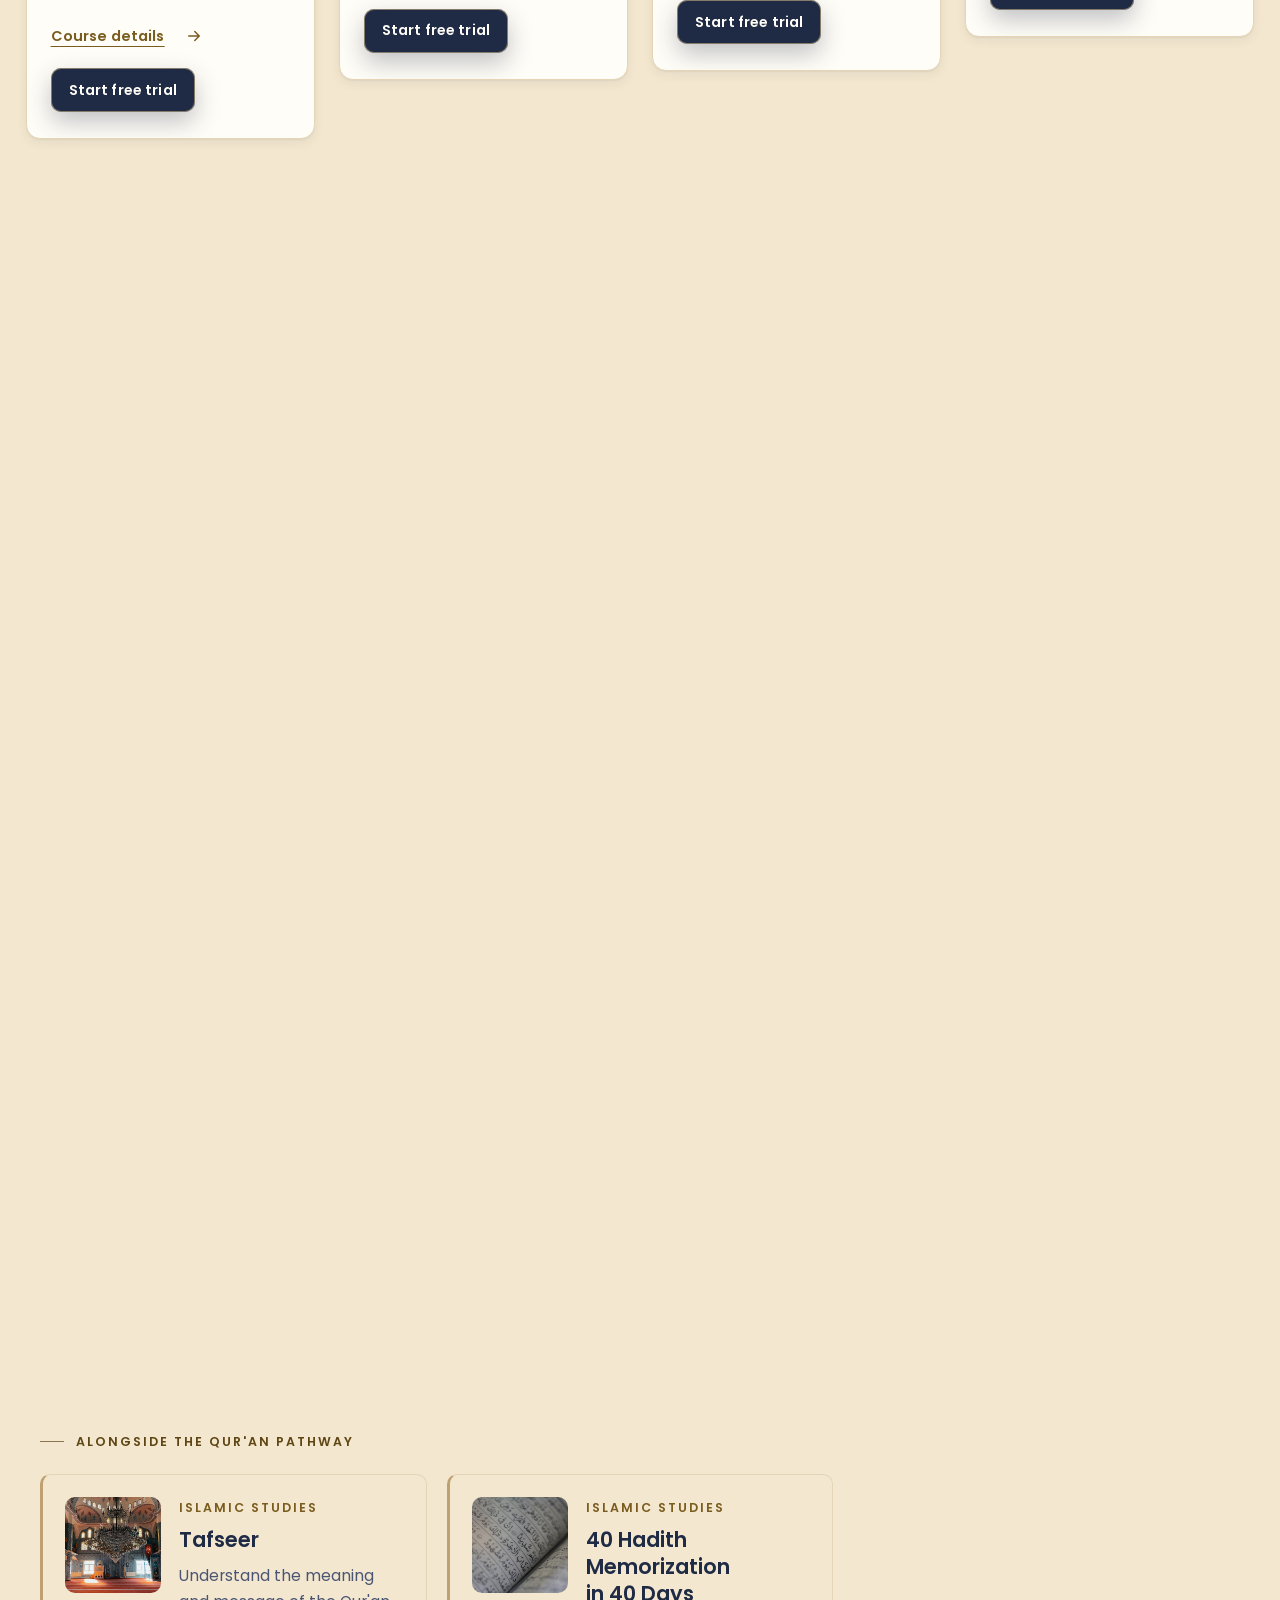
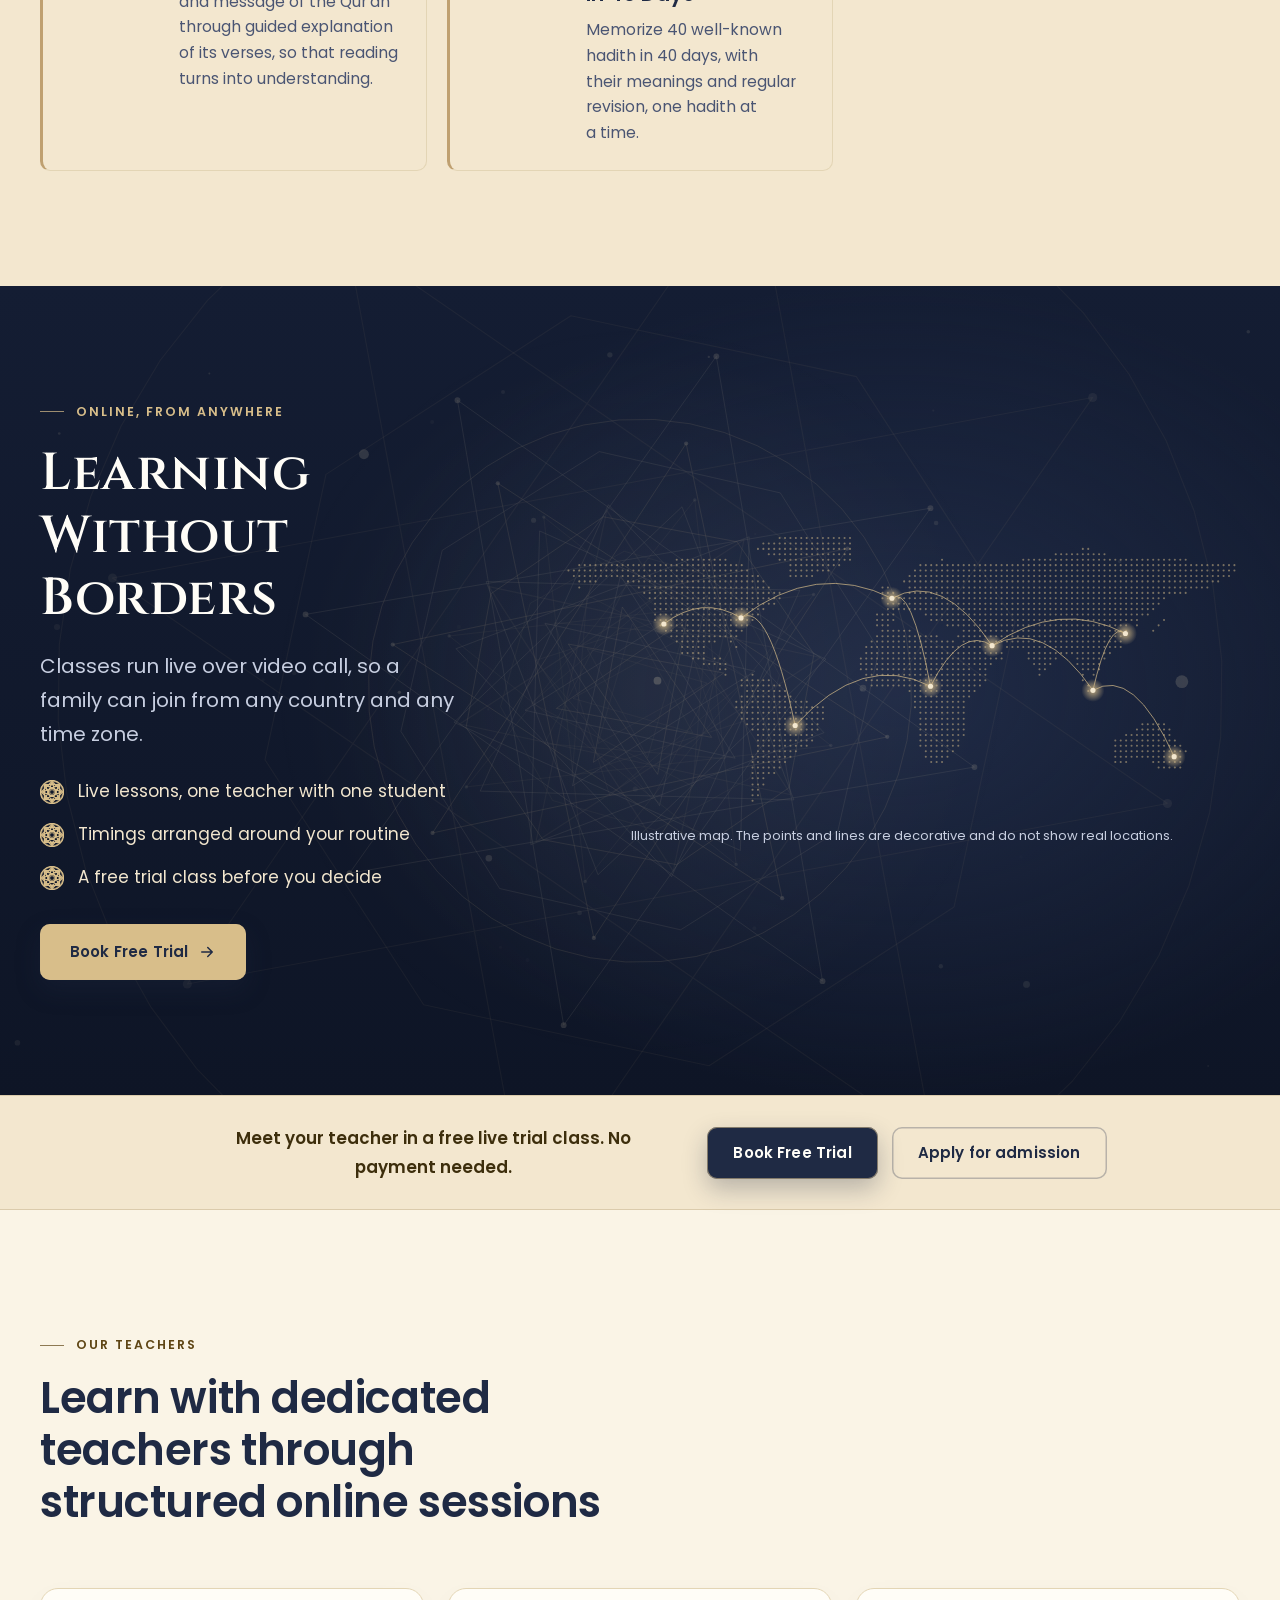
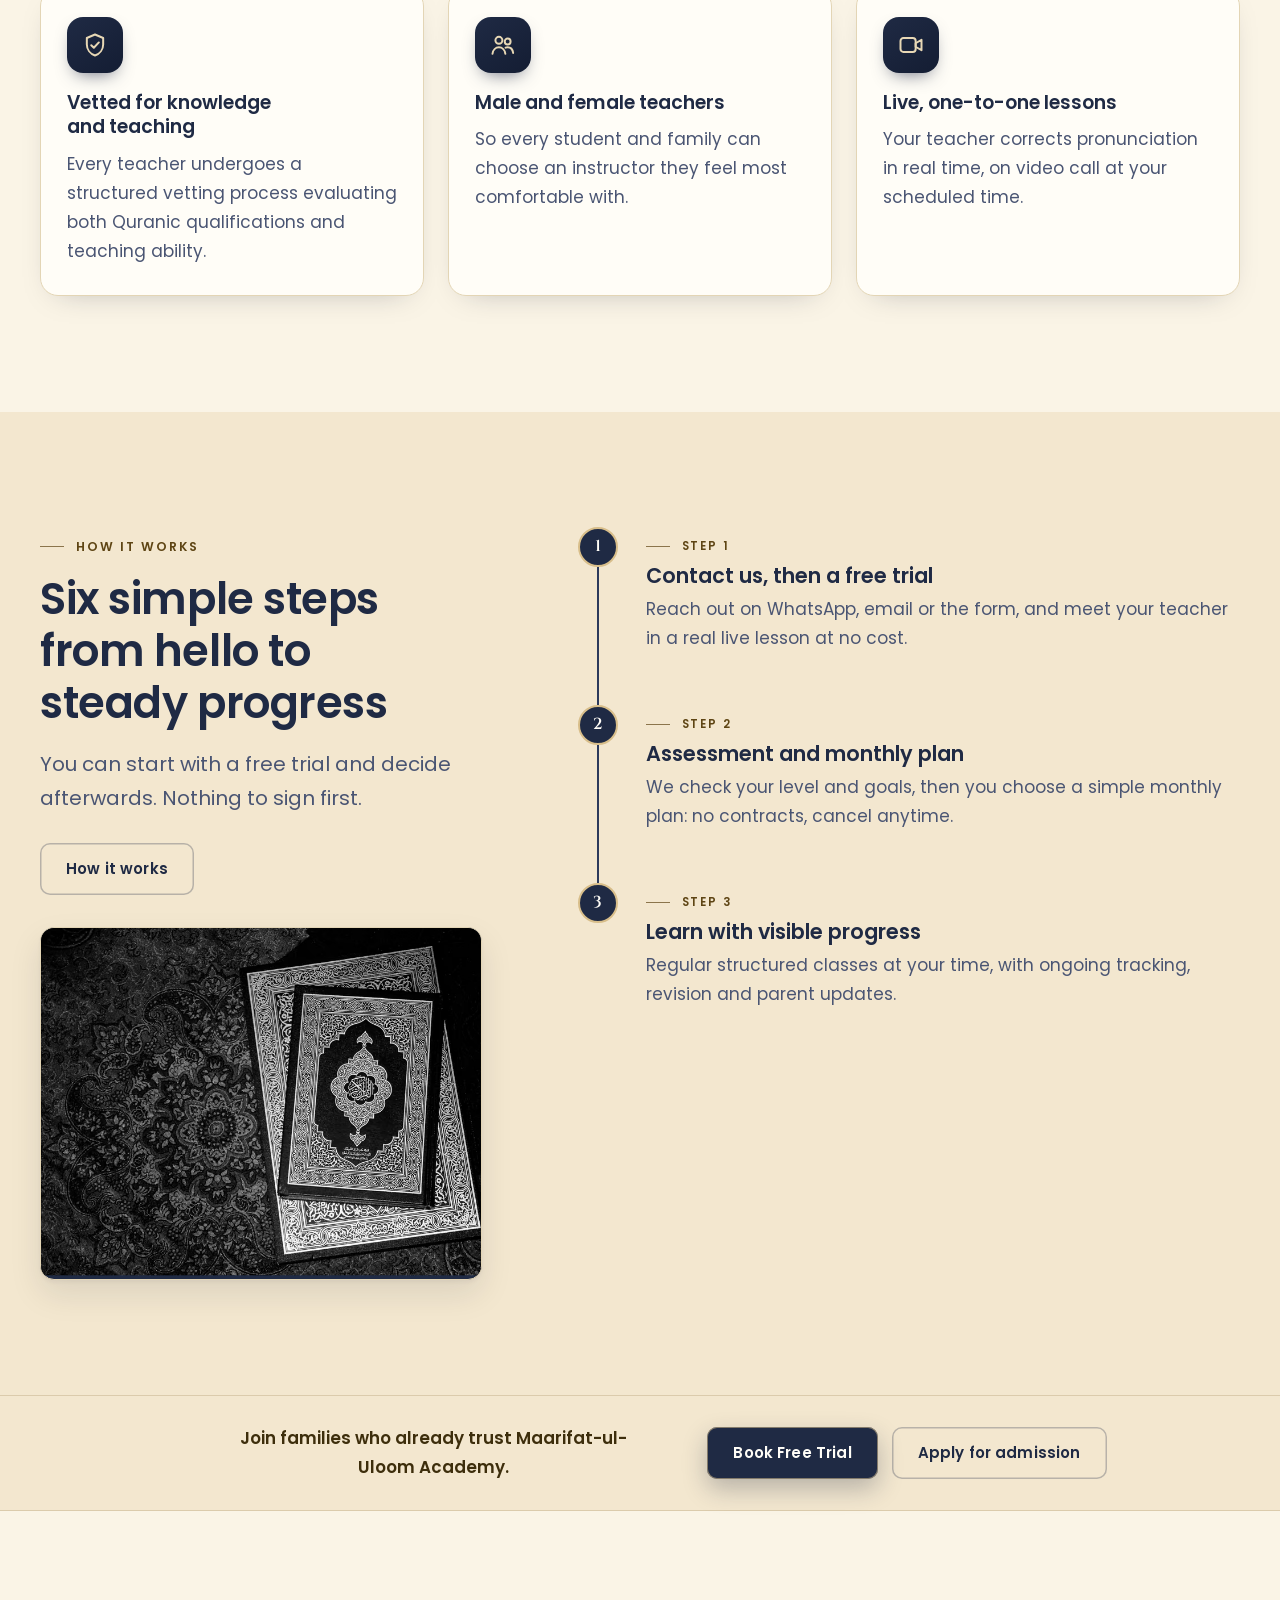
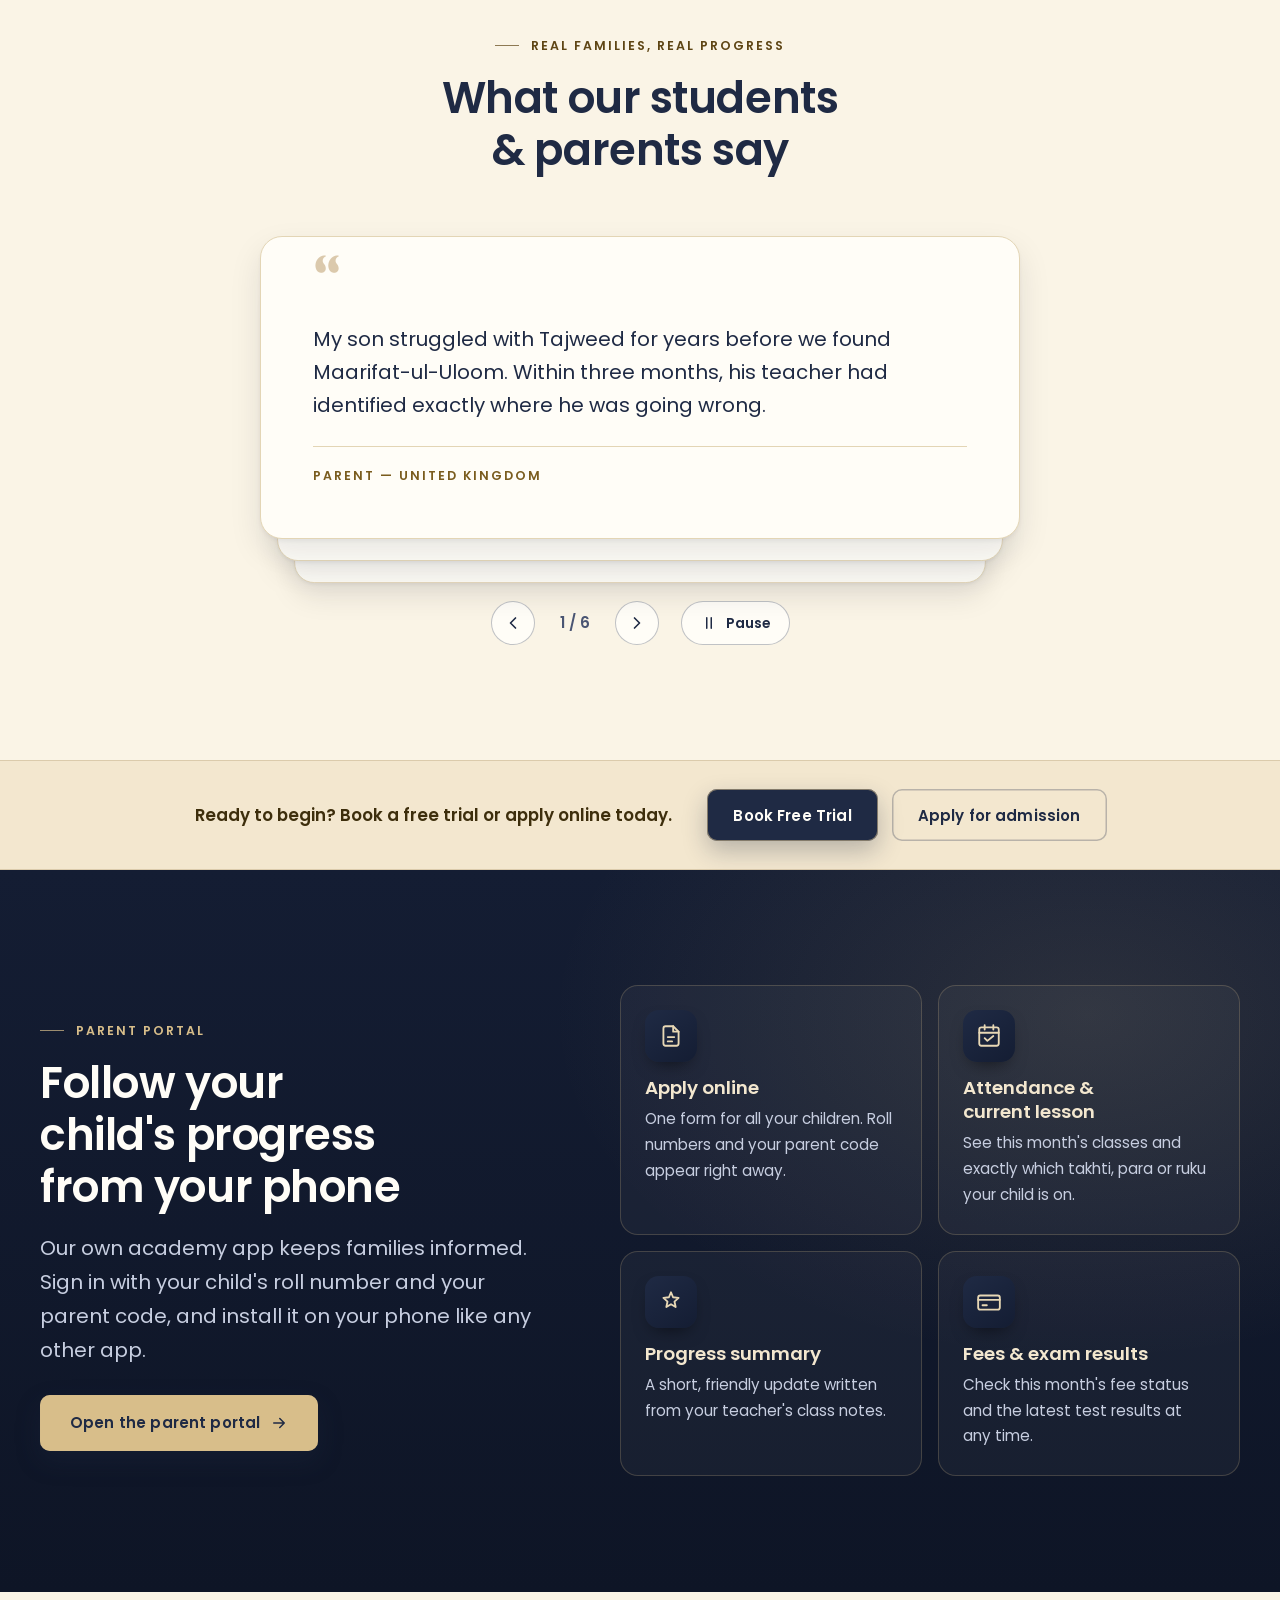
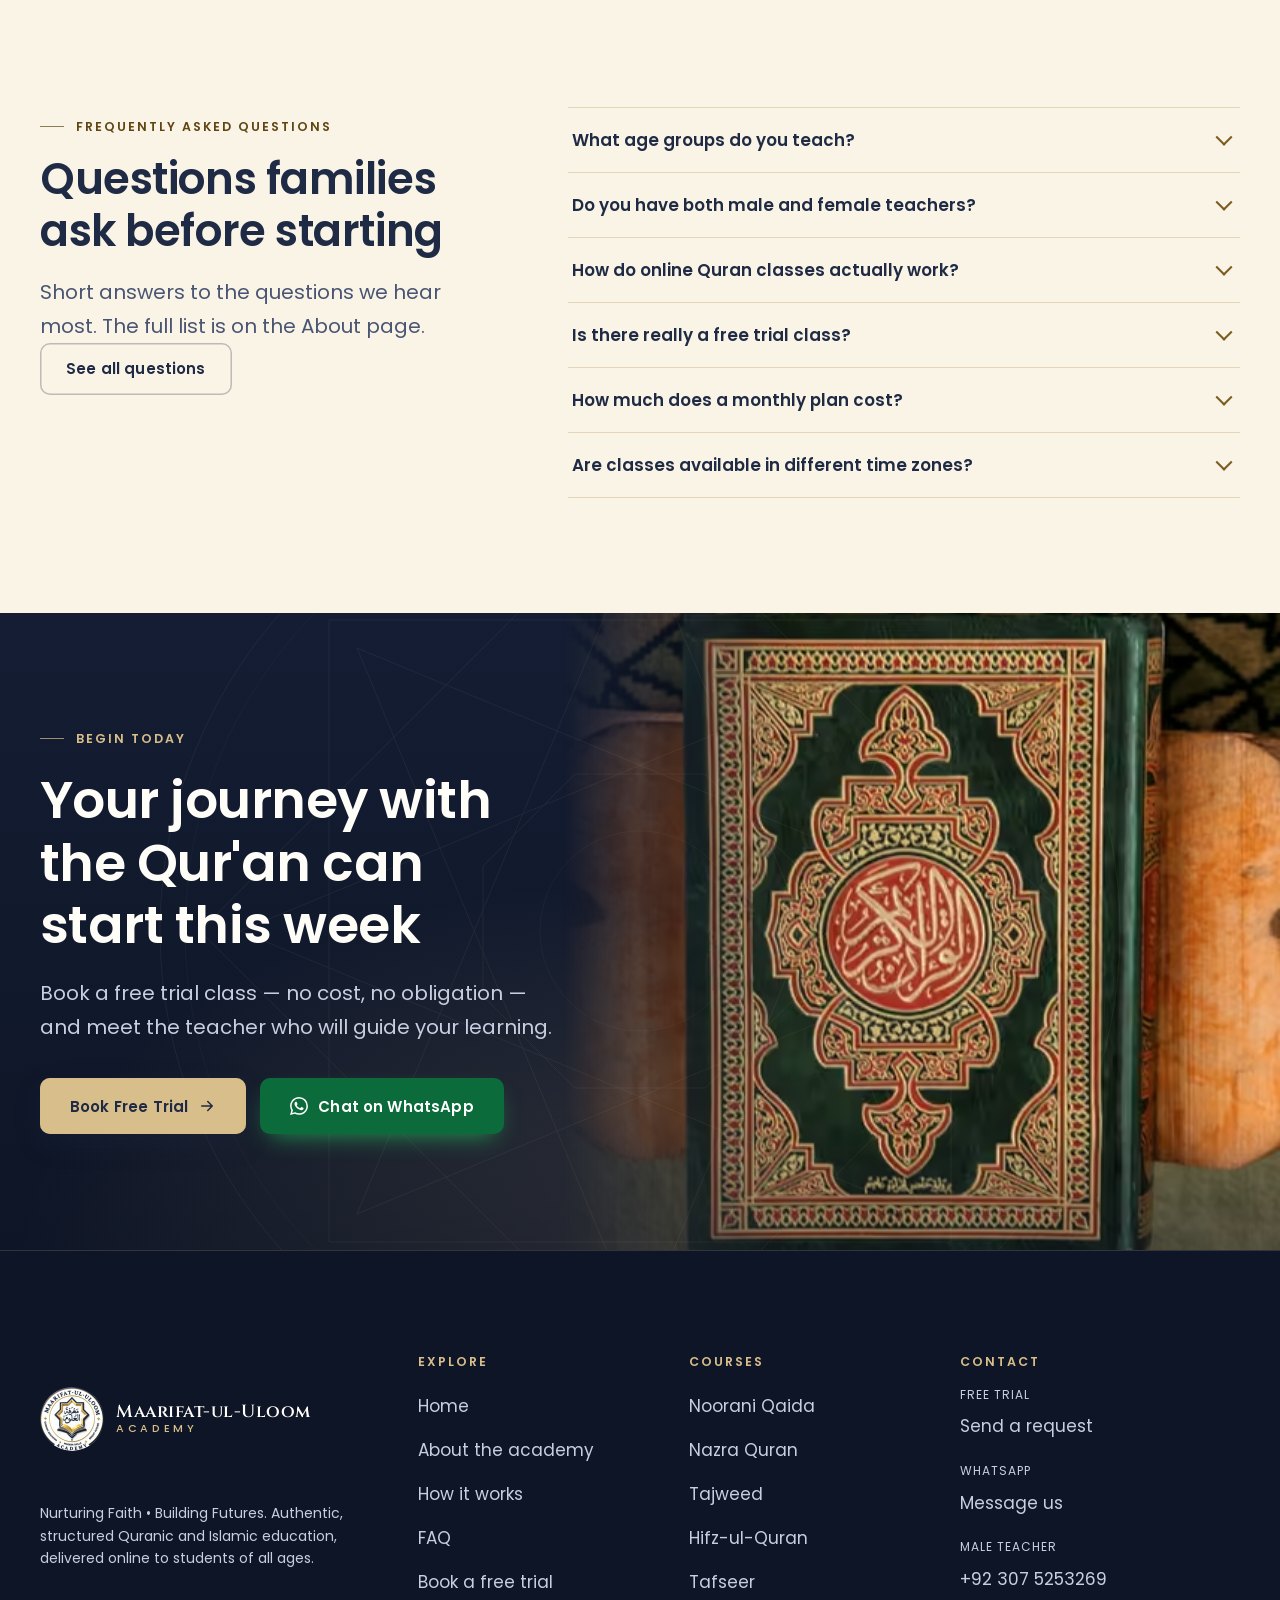
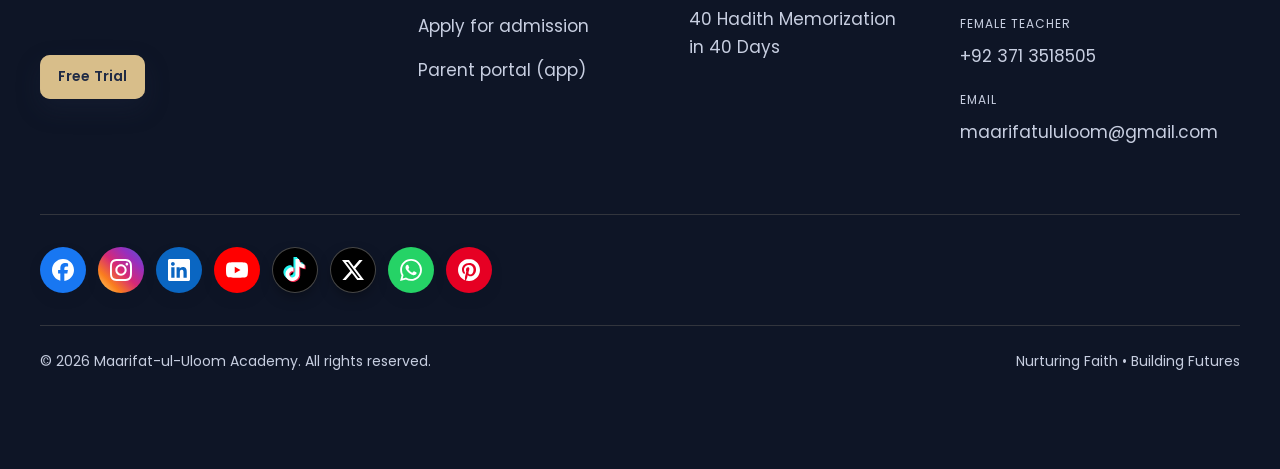
<file: testimonials.html>
<!DOCTYPE html>
<html lang="en">
<head>
<meta charset="utf-8">
<meta name="viewport" content="width=device-width, initial-scale=1">
<title>Moved | Maarifat-ul-Uloom Academy</title>
<meta name="robots" content="noindex">
<meta http-equiv="refresh" content="0; url=/#testimonials">
<link rel="canonical" href="/#testimonials">
<link rel="stylesheet" href="assets/css/tokens.css?v=20260929c">
<link rel="stylesheet" href="assets/css/pages.css?v=20260929c">
<script>location.replace("/#testimonials" + (location.search || ""));</script>
</head>
<body>
<main class="moved theme-dark">
  <h1>This page has moved</h1>
  <p>Parent and student feedback now lives at <a href="/#testimonials">/#testimonials</a>.</p>
</main>
</body>
</html>
</file>
<file: assets/css/tokens.css>
/* ============================================================
   MAARIFAT-UL-ULOOM ACADEMY — DESIGN TOKENS  (Step 2 · v1.0 · DRAFT FOR APPROVAL)
   Direction: "Illuminated Manuscript x Modern Classroom"

   This file is a standalone token sheet. It does NOT replace the
   current assets/css/style.css and touches no admin files. It is
   the single source of truth that Step 3 pages will be built on.

   Contrast (WCAG 2.1 AA, verified) is noted next to every text pairing.
   RULE: --gold-400 / --gold-500 are for lines, fills and dark backgrounds.
         On light backgrounds, gold TEXT must use --gold-700.
   ============================================================ */

/* ---------- Fonts: load with <link rel="preconnect"> + <link rel="stylesheet">, NOT @import ----------
   https://fonts.googleapis.com/css2?family=Amiri:wght@400;700&family=Cinzel:wght@600;700&family=Poppins:wght@400;500;600&display=swap
   (5 Latin files + 1-2 Arabic files. Self-host in Step 3 for speed and privacy.)
*/

:root {
  /* ============ 1. PRIMITIVE PALETTE ============ */

  /* Deep Navy / Midnight (official brand guide: Navy #1F2A44, Cream #F3E7CF, Gold #D8BE8A, Light Gold #E8D8B5, Shadow #2C2F38) */
  --navy-950: #0E1526;   /* footer, cinematic shadows */
  --navy-900: #141D33;   /* dark section background */
  --navy-800: #1F2A44;   /* BRAND NAVY (kept) — primary text on light, dark-header */
  --navy-700: #2C3A5C;   /* raised surface on dark */
  --navy-500: #4A5573;   /* body-soft text on light        6.75:1 on ivory-100 */
  --navy-400: #5B6584;   /* muted text on light (min)      5.26:1 on ivory-100 */
  --mist:     #C7CEE0;   /* secondary text on navy         10.6:1 on navy-900  */

  /* Warm Ivory / Parchment */
  --ivory-50:  #FFFDF7;  /* card / parchment surface */
  --ivory-100: #FAF4E6;  /* page background */
  --ivory-200: #F3E7CF;  /* BRAND CREAM (kept) — alt sections, text on navy */
  --line:      #E3D5B5;  /* hairlines on ivory */

  /* Gold */
  --gold-300: #E8D8B5;   /* light gold: highlight, text on navy-950 */
  --gold-400: #D8BE8A;   /* BRAND GOLD (kept): lines, icons, fills, text ON NAVY only */
  --gold-500: #BFA070;   /* decorative linework only (2.3:1 on ivory — never text) */
  --gold-700: #7A5C1E;   /* GOLD TEXT ON LIGHT   5.7:1 on ivory-100, 5.1:1 on ivory-200 */
  --gold-800: #5E4514;   /* small gold text on cream  7.3:1 */

  /* Deep Emerald */
  --emerald-100: #EDE4CF; /* tint / selected background */
  --emerald-300: #E8D8B5; /* emerald highlight ON NAVY  8.3:1 on navy-900 */
  --emerald-500: #2C3A5C; /* icon / progress */
  --emerald-700: #1F2A44; /* CTA / status / selected     7.2:1 on ivory-100; ivory-50 text on it 7.8:1 */
  --emerald-800: #141D33; /* CTA hover */

  /* Supporting */
  --white:       #FFFFFF;
  --charcoal-900:#22252D; /* long-form text alternative  14:1 */
  --charcoal-700:#2C2F38; /* shadow tint */
  --brick-700:   #8A2F1D; /* error text                  8.2:1 on ivory-50 */
  --brick-100:   #F6E3DE; /* error background */

  /* ============ 2. SEMANTIC TOKENS — LIGHT (default) ============ */
  --bg:            var(--ivory-100);
  --bg-alt:        var(--ivory-200);
  --surface:       var(--ivory-50);
  --surface-sunk:  var(--ivory-200);
  --text:          var(--navy-800);
  --text-soft:     var(--navy-500);
  --text-muted:    var(--navy-400);
  --heading:       var(--navy-800);
  --accent-text:   var(--gold-700);     /* eyebrows, labels, links-on-light */
  --accent-line:   var(--gold-400);     /* borders, rules, icons */
  --accent-fill:   var(--gold-400);
  --cta-bg:        var(--emerald-700);
  --cta-bg-hover:  var(--emerald-800);
  --cta-text:      var(--ivory-50);
  --selected-bg:   var(--emerald-100);
  --selected-text: var(--emerald-700);
  --border:        var(--line);
  --border-strong: rgba(31, 42, 68, 0.28);
  --error:         var(--brick-700);
  --error-bg:      var(--brick-100);
  --success:       var(--emerald-700);
  --focus-ring:    var(--gold-700);     /* 2px, offset 3px */

  /* ============ 3. TYPOGRAPHY ============ */
  --font-display: 'Cinzel', 'Times New Roman', serif;         /* wordmark, H1, short display H2 */
  --font-body:    'Poppins', system-ui, -apple-system, 'Segoe UI', sans-serif;
  --font-arabic:  'Amiri', 'Noto Naskh Arabic', 'Traditional Arabic', serif;

  /* Fluid scale: min at 360px viewport, max at 1280px */
  --fs-h1:    clamp(2.25rem, 1.55rem + 3.1vw, 4rem);      /* 36 -> 64 */
  --fs-h2:    clamp(1.75rem, 1.35rem + 1.7vw, 2.75rem);   /* 28 -> 44 */
  --fs-h3:    clamp(1.25rem, 1.12rem + 0.6vw, 1.625rem);  /* 20 -> 26 */
  --fs-lead:  clamp(1.0625rem, 1rem + 0.4vw, 1.25rem);    /* 17 -> 20 */
  --fs-body:  1.0625rem;                                  /* 17  (16 on <400px handled in Step 3) */
  --fs-small: 0.875rem;                                   /* 14 */
  --fs-label: 0.78rem;                                    /* 12.5, uppercase, tracked */
  --fs-btn:   0.9375rem;                                  /* 15 */
  --fs-nav:   0.9375rem;                                  /* 15 */
  --fs-arabic-scale: 1.3;                                 /* Arabic = Latin size x1.3 */

  --lh-h1: 1.1;  --lh-h2: 1.2;  --lh-h3: 1.3;  --lh-body: 1.7;  --lh-arabic: 2;
  --tracking-display: 0.01em;
  --tracking-label:   0.16em;
  --measure-body: 62ch;
  --measure-h1:   16ch;
  --measure-h2:   24ch;

  /* ============ 4. SPACE, SHAPE, ELEVATION ============ */
  --space-1: 4px;  --space-2: 8px;  --space-3: 12px; --space-4: 16px;
  --space-5: 24px; --space-6: 32px; --space-7: 48px; --space-8: 64px;
  --space-9: 96px; --space-10: 128px;
  --section-y: clamp(72px, 9vw, 136px);
  --container: 1200px;
  --gutter: clamp(20px, 4vw, 40px);

  --radius-xs: 6px;  --radius-sm: 10px;  --radius-md: 14px;
  --radius-lg: 22px; --radius-arch: 999px 999px 14px 14px;   /* arch-shaped image frames */

  --shadow-sm:   0 1px 2px rgba(20, 29, 51, .06), 0 4px 12px rgba(20, 29, 51, .06);
  --shadow-md:   0 2px 4px rgba(20, 29, 51, .05), 0 14px 32px rgba(20, 29, 51, .10);
  --shadow-lg:   0 4px 8px rgba(20, 29, 51, .06), 0 28px 60px rgba(20, 29, 51, .16);
  --shadow-cta:  0 10px 24px rgba(31,42,68, .28);
  --glow-cta:    0 0 0 4px rgba(31,42,68, .16), 0 14px 32px rgba(31,42,68, .34);
  --glow-gold:   0 0 0 4px rgba(216, 190, 138, .22), 0 14px 32px rgba(216, 190, 138, .22);
  --hairline-gold: inset 0 0 0 1px rgba(216, 190, 138, .55);

  /* ============ 5. MOTION ============ */
  --ease-out:    cubic-bezier(.22, .61, .36, 1);
  --ease-in-out: cubic-bezier(.65, 0, .35, 1);
  --dur-1: 120ms;  /* press */
  --dur-2: 220ms;  /* hover, focus */
  --dur-3: 420ms;  /* small reveals */
  --dur-4: 700ms;  /* section reveals */
  --dur-5: 1200ms; /* line-draw, hero intro */
  --reveal-distance: 24px;
  --stagger: 70ms;

  /* ============ 6. LAYERS + BREAKPOINTS (documented; use in @media) ============ */
  --z-base: 0;  --z-sticky: 50;  --z-header: 100;  --z-sheet: 200;  --z-modal: 300;
  /* --bp-sm: 480px; --bp-md: 768px; --bp-lg: 1024px; --bp-xl: 1280px */
  --header-h: 76px;
  --header-h-mobile: 64px;
  --sticky-bar-h: 68px;               /* + env(safe-area-inset-bottom) */
  --tap-min: 44px;                    /* minimum touch target */
}

/* ============ SEMANTIC TOKENS — DARK SECTIONS ============
   Use on any section (or the whole page) via class or data attribute.
   Gold text is allowed here; emerald text uses --emerald-300.        */
.theme-dark,
[data-theme="dark"] {
  --bg:            var(--navy-900);
  --bg-alt:        var(--navy-950);
  --surface:       var(--navy-700);
  --surface-sunk:  var(--navy-950);
  --text:          var(--ivory-200);   /* 13.7:1 */
  --text-soft:     var(--mist);        /* 10.6:1 */
  --text-muted:    var(--mist);        /* never use navy-400 on navy */
  --heading:       var(--ivory-50);
  --accent-text:   var(--gold-400);    /* 9.3:1 on navy-900 */
  --accent-line:   var(--gold-400);
  --cta-bg:        var(--gold-400);    /* dark-section primary CTA = gold */
  --cta-bg-hover:  var(--gold-300);
  --cta-text:      var(--navy-800);    /* 7.9:1 */
  --selected-bg:   rgba(124, 196, 175, .16);
  --selected-text: var(--emerald-300);
  --border:        rgba(232, 216, 181, .16);
  --border-strong: rgba(232, 216, 181, .4);
  --focus-ring:    var(--gold-400);
  --shadow-md:     0 2px 4px rgba(0,0,0,.25), 0 14px 32px rgba(0,0,0,.35);
}

/* ============ BASE (opt-in; Step 3 will import this) ============ */
html { scroll-behavior: smooth; }
body {
  margin: 0;
  background: var(--bg);
  color: var(--text);
  font-family: var(--font-body);
  font-size: var(--fs-body);
  line-height: var(--lh-body);
  -webkit-font-smoothing: antialiased;
  text-rendering: optimizeLegibility;
}
h1, h2, h3 { color: var(--heading); margin: 0; text-wrap: balance; }
h1 { font-family: var(--font-display); font-weight: 600; font-size: var(--fs-h1); line-height: var(--lh-h1); letter-spacing: var(--tracking-display); max-width: var(--measure-h1); }
h2 { font-family: var(--font-body);    font-weight: 600; font-size: var(--fs-h2); line-height: var(--lh-h2); max-width: var(--measure-h2); letter-spacing: -0.01em; }
h2.display { font-family: var(--font-display); font-weight: 600; letter-spacing: var(--tracking-display); } /* 4 words or fewer */
h3 { font-family: var(--font-body);    font-weight: 600; font-size: var(--fs-h3); line-height: var(--lh-h3); }
p  { margin: 0; max-width: var(--measure-body); text-wrap: pretty; }
.lead  { font-size: var(--fs-lead); color: var(--text-soft); }
.small { font-size: var(--fs-small); line-height: 1.6; }
.label {
  font-size: var(--fs-label); font-weight: 600; letter-spacing: var(--tracking-label);
  text-transform: uppercase; color: var(--accent-text);
}
.arabic { font-family: var(--font-arabic); direction: rtl; line-height: var(--lh-arabic); font-size: calc(1em * var(--fs-arabic-scale)); }

:focus-visible { outline: 2px solid var(--focus-ring); outline-offset: 3px; border-radius: 4px; }

.skip-link {
  position: absolute; left: 16px; top: -64px; z-index: var(--z-modal);
  padding: 12px 18px; background: var(--navy-800); color: var(--ivory-50);
  border-radius: var(--radius-sm); font-weight: 600;
}
.skip-link:focus { top: 16px; }

/* ============ BUTTONS ============ */
.btn {
  --_h: 52px;
  display: inline-flex; align-items: center; justify-content: center; gap: 10px;
  min-height: var(--_h); padding: 0 26px;
  border: 0; border-radius: var(--radius-sm);
  font-family: var(--font-body); font-size: var(--fs-btn); font-weight: 600; letter-spacing: .01em;
  text-decoration: none; cursor: pointer; white-space: nowrap;
  transition: background var(--dur-2) var(--ease-out), color var(--dur-2) var(--ease-out),
              box-shadow var(--dur-2) var(--ease-out), transform var(--dur-2) var(--ease-out);
}
.btn svg { width: 18px; height: 18px; transition: transform var(--dur-2) var(--ease-out); }
.btn:hover svg { transform: translateX(4px); }
.btn:active { transform: scale(.98); transition-duration: var(--dur-1); }
.btn--lg { --_h: 56px; padding: 0 30px; }
.btn--sm { --_h: 44px; padding: 0 18px; font-size: .875rem; }   /* 44px = tap minimum */

.btn--primary   { background: var(--cta-bg); color: var(--cta-text); box-shadow: var(--hairline-gold), var(--shadow-cta); }
.btn--primary:hover { background: var(--cta-bg-hover); box-shadow: var(--hairline-gold), var(--glow-cta); transform: scale(1.02); }
.theme-dark .btn--primary:hover { box-shadow: var(--glow-gold); }

.btn--secondary { background: transparent; color: var(--heading); box-shadow: inset 0 0 0 1.5px var(--border-strong); }
.btn--secondary:hover { background: var(--heading); color: var(--bg); }

.btn--whatsapp  { background: transparent; color: var(--emerald-700); box-shadow: inset 0 0 0 1.5px var(--emerald-700); }
.btn--whatsapp:hover { background: var(--emerald-100); }
.theme-dark .btn--whatsapp { color: var(--emerald-300); box-shadow: inset 0 0 0 1.5px var(--emerald-300); }

.btn--link { min-height: var(--tap-min); padding: 0; background: none; color: var(--accent-text); box-shadow: none; text-decoration: underline; text-underline-offset: 5px; text-decoration-thickness: 1px; }

.btn[disabled], .btn[aria-disabled="true"] { background: #E7E1D2; color: #6B7080; box-shadow: none; cursor: not-allowed; transform: none; }

/* ============ MOTION SAFETY ============ */
.reveal { opacity: 0; transform: translateY(var(--reveal-distance)); transition: opacity var(--dur-4) var(--ease-out), transform var(--dur-4) var(--ease-out); }
.reveal.is-visible { opacity: 1; transform: none; }
/* If JS never runs, content must still show: Step 3 adds <html class="js"> and scopes .reveal under .js */
html:not(.js) .reveal { opacity: 1; transform: none; }

@media (prefers-reduced-motion: reduce) {
  *, *::before, *::after {
    animation-duration: .01ms !important; animation-iteration-count: 1 !important;
    transition-duration: .01ms !important; scroll-behavior: auto !important;
  }
  .reveal { opacity: 1; transform: none; }
}

/* ============ PLACEHOLDER MARKER (used during development) ============ */
.is-placeholder { outline: 2px dashed var(--gold-700); outline-offset: -2px; }
.is-placeholder::after {
  content: attr(data-placeholder);
  position: absolute; left: 8px; bottom: 8px; padding: 4px 8px;
  font: 600 11px/1 var(--font-body); letter-spacing: .08em; text-transform: uppercase;
  background: var(--ivory-50); color: var(--gold-800); border-radius: 4px;
}
</file>
<file: assets/css/home.css>
/* ============================================================
   MAARIFAT-UL-ULOOM ACADEMY — HOMEPAGE  (Step 3)
   Built on assets/css/tokens.css. Loaded only by index.html.
   Order: fonts · base · header · hero · trust · why · pathway ·
          world · teachers · how · testimonials · cta · footer ·
          sticky bar · motion safety
   ============================================================ */

/* ---------- Self-hosted fonts (Latin subsets; SIL OFL, licences in assets/fonts) ---------- */
@font-face { font-family: 'Cinzel';  font-weight: 600; font-style: normal; font-display: swap; src: url("../fonts/cinzel-latin-600-normal.woff2") format("woff2"); }
@font-face { font-family: 'Cinzel';  font-weight: 700; font-style: normal; font-display: swap; src: url("../fonts/cinzel-latin-700-normal.woff2") format("woff2"); }
@font-face { font-family: 'Poppins'; font-weight: 400; font-style: normal; font-display: swap; src: url("../fonts/poppins-latin-400-normal.woff2") format("woff2"); }
@font-face { font-family: 'Poppins'; font-weight: 500; font-style: normal; font-display: swap; src: url("../fonts/poppins-latin-500-normal.woff2") format("woff2"); }
@font-face { font-family: 'Poppins'; font-weight: 600; font-style: normal; font-display: swap; src: url("../fonts/poppins-latin-600-normal.woff2") format("woff2"); }
/* Bismillah-only subset of Amiri (20 KB instead of 108 KB). Add the full file if more Arabic is used later. */
@font-face { font-family: 'Amiri';   font-weight: 400; font-style: normal; font-display: swap; src: url("../fonts/amiri-bismillah-subset.woff2") format("woff2"); }

/* ---------- Base ---------- */
*, *::before, *::after { box-sizing: border-box; }
html { -webkit-text-size-adjust: 100%; }
body { overflow-x: clip; }
img, svg, picture { display: block; max-width: 100%; }
img { height: auto; }
a { color: inherit; }
ul, ol { margin: 0; padding: 0; list-style: none; }
figure, blockquote { margin: 0; }
[hidden] { display: none !important; }
[id] { scroll-margin-top: calc(var(--header-h) + 16px); }
main:focus { outline: none; }

.sr-only { position: absolute; width: 1px; height: 1px; margin: -1px; padding: 0; overflow: hidden; clip: rect(0 0 0 0); white-space: nowrap; border: 0; }
.container { width: min(100% - 2 * var(--gutter), var(--container)); margin-inline: auto; }
.section { padding-block: var(--section-y); }

.label { display: inline-flex; align-items: center; gap: 12px; }
.label::before { content: ""; width: 24px; height: 1px; background: currentColor; opacity: .7; }

.section-head { margin-bottom: clamp(36px, 5vw, 60px); }
.section-head .label { margin-bottom: 16px; }
.section-head .lead { margin-top: 18px; }
.section-head--row { display: flex; flex-wrap: wrap; align-items: flex-end; justify-content: space-between; gap: 24px; }
.section-head--center { text-align: center; }
.section-head--center h2, .section-head--center .lead { margin-inline: auto; }

.reveal { transition-delay: calc(var(--i, 0) * var(--stagger)); }

/* placeholder marker (dev-facing; delete data-placeholder to remove) */
[data-placeholder] { position: relative; }
[data-placeholder]::after {
  content: attr(data-placeholder);
  position: absolute; left: 50%; bottom: 12px; transform: translateX(-50%); z-index: 5;
  padding: 5px 10px; border-radius: 4px; white-space: nowrap; pointer-events: none;
  font: 600 10.5px/1 var(--font-body); letter-spacing: .1em; text-transform: uppercase;
  background: var(--ivory-50); color: var(--gold-800); box-shadow: var(--shadow-sm);
}

/* ============================================================
   01 · HEADER + NAVIGATION
   ============================================================ */
.site-header {
  position: fixed; top: 0; left: 0; right: 0; z-index: var(--z-header);
  height: var(--header-h-mobile); color: var(--text);
  transition: background-color var(--dur-4) var(--ease-out), box-shadow var(--dur-4) var(--ease-out);
}
.site-header.is-scrolled, .menu-open .site-header {
  background: rgb(14, 21, 38);
  box-shadow: 0 1px 0 rgba(232, 216, 181, .12), 0 10px 28px rgba(0, 0, 0, .22);
}
.header__inner { height: 100%; display: flex; align-items: center; justify-content: space-between; gap: 12px; }
.header__actions { display: flex; align-items: center; gap: 8px; flex: none; }

.brand { display: inline-flex; align-items: center; gap: 12px; text-decoration: none; color: var(--heading); min-height: var(--tap-min); min-width: 0; }
.logo-img { flex: none; width: 44px; height: 44px; border-radius: 50%; object-fit: contain; }
.logo-img--lg { width: 64px; height: 64px; }
.brand__text { display: grid; line-height: 1.15; min-width: 0; }
.brand__name { font-family: var(--font-display); font-weight: 600; font-size: 1rem; letter-spacing: .03em; color: var(--ivory-50); white-space: nowrap; }
.brand__sub { font-size: .68rem; font-weight: 500; letter-spacing: .34em; text-transform: uppercase; color: var(--gold-400); }

.nav { display: none; }
.nav ul { display: flex; align-items: center; gap: 22px; }
.nav a {
  position: relative; display: inline-flex; align-items: center; min-height: var(--tap-min);
  font-size: var(--fs-nav); font-weight: 500; text-decoration: none; color: var(--text-soft);
  transition: color var(--dur-2) var(--ease-out);
}
.nav a::after {
  content: ""; position: absolute; left: 0; right: 0; bottom: 8px; height: 1px; background: var(--gold-400);
  transform: scaleX(0); transform-origin: left; transition: transform var(--dur-3) var(--ease-out);
}
.nav a:hover, .nav a:focus-visible, .nav a[aria-current="page"] { color: var(--ivory-50); }
.nav a:hover::after, .nav a:focus-visible::after, .nav a[aria-current="page"]::after { transform: scaleX(1); }
.mobile-menu li a[aria-current="page"] { color: var(--gold-400); }

.header__cta { --_h: 44px; padding: 0 14px; font-size: .8125rem; }

.nav-toggle {
  display: inline-grid; place-items: center; width: var(--tap-min); height: var(--tap-min);
  border: 1px solid var(--border-strong); border-radius: var(--radius-sm); background: transparent; color: var(--ivory-50); cursor: pointer;
  transition: background var(--dur-2) var(--ease-out);
}
.nav-toggle:hover { background: rgba(232, 216, 181, .1); }
.nav-toggle .i-close { display: none; }
.nav-toggle[aria-expanded="true"] .i-open { display: none; }
.nav-toggle[aria-expanded="true"] .i-close { display: block; }

/* below 400px there is no room for a header CTA; the sticky bar carries it from first paint */
@media (max-width: 399px) {
  .header__cta { display: none; }
  .brand__sub { display: none; }
  .brand__name { font-size: .95rem; }
}
@media (min-width: 520px) {
  .header__cta { --_h: 44px; padding: 0 18px; font-size: .875rem; }
}
/* No-JS: the desktop nav becomes a wrapping row so links are always reachable */
html:not(.js) .site-header { position: absolute; height: auto; padding-block: 8px; background: var(--navy-950); }
html:not(.js) .header__inner { flex-wrap: wrap; }
html:not(.js) .nav { display: block; order: 3; width: 100%; }
html:not(.js) .nav ul { flex-wrap: wrap; gap: 4px 18px; }
html:not(.js) .nav-toggle { display: none; }
html:not(.js) .hero { padding-top: 160px; }

/* Desktop nav from 1024px */
@media (min-width: 1024px) {
  .site-header { height: var(--header-h); }
  .header__inner { width: min(100% - 2 * var(--gutter), 1280px); }
  .nav { display: block; }
  .nav-toggle { display: none; }
  .brand__name { font-size: 1.1rem; }
  html:not(.js) .site-header { position: fixed; height: var(--header-h); padding-block: 0; }
  html:not(.js) .nav { order: 0; width: auto; }
  html:not(.js) .header__inner { flex-wrap: nowrap; }
  html:not(.js) .hero { padding-top: calc(var(--header-h) + 40px); }
}
@media (min-width: 1200px) { .nav ul { gap: 30px; } }

/* Mobile menu */
.mobile-menu {
  position: fixed; inset: 0; z-index: calc(var(--z-header) - 1);
  padding: calc(var(--header-h-mobile) + 12px) var(--gutter) 24px; overflow-y: auto;
  background: var(--navy-950); color: var(--text);
  opacity: 0; transform: translateY(-8px);
  transition: opacity var(--dur-3) var(--ease-out), transform var(--dur-3) var(--ease-out);
}
.mobile-menu.is-open { opacity: 1; transform: none; }
.mobile-menu__inner { min-height: 100%; display: flex; flex-direction: column; justify-content: space-between; gap: 32px; max-width: 520px; margin-inline: auto; }
.mobile-menu li { border-bottom: 1px solid var(--border); }
.mobile-menu li a { display: flex; align-items: center; min-height: 58px; font-size: 1.25rem; font-weight: 500; text-decoration: none; color: var(--heading); }
.mobile-menu li a:hover { color: var(--gold-400); }
.mobile-menu__cta { display: grid; gap: 12px; }
.mobile-menu__cta .btn { width: 100%; }
body.menu-open { overflow: hidden; }
@media (min-width: 1024px) { .mobile-menu { display: none !important; } }

/* ============================================================
   02 · CINEMATIC HERO
   ============================================================ */
.hero {
  position: relative; overflow: clip; color: var(--text);
  padding: calc(var(--header-h-mobile) + 40px) 0 128px;
  background:
    radial-gradient(60% 55% at 78% 38%, rgba(216, 190, 138, .15), transparent 70%),
    radial-gradient(50% 45% at 8% 0%, rgba(44, 58, 92, .6), transparent 70%),
    linear-gradient(180deg, var(--navy-950), var(--navy-900) 72%);
}
.hero__bg { position: absolute; inset: 0; pointer-events: none; }
.hero__rosette { position: absolute; inset: 0; display: grid; place-items: center; justify-items: end; }
.hero__rosette svg { width: min(880px, 130vw); height: auto; margin-right: -22%; opacity: .2; animation: rosette-in 2.6s var(--ease-out) .15s both; }

.hero__inner { position: relative; display: grid; gap: 56px; align-items: center; }
.hero__copy { max-width: 640px; }

.hero__bismillah { display: flex; align-items: center; gap: 16px; margin-bottom: 22px; font-size: 1.1rem; }
.hero__bismillah .arabic { color: var(--gold-300); line-height: 1.7; }
.hero__rule { flex: none; width: 40px; height: 1px; background: var(--gold-400); opacity: .7; transform-origin: left; animation: rule-in 1.2s var(--ease-out) .5s both; }
.hero__rule:last-child { transform-origin: right; }
.hero__eyebrow { margin-bottom: 18px; }
.hero__title { max-width: none; margin-bottom: 26px; }
.hero__line { display: block; overflow: hidden; padding-bottom: .12em; margin-bottom: -.12em; }
.hero__line-in { display: block; }
.hero__lead { max-width: 54ch; margin-bottom: 34px; }
.hero__actions { display: flex; flex-wrap: wrap; gap: 14px; margin-bottom: 34px; }
@media (max-width: 519px) { .hero__actions .btn { width: 100%; } }
.hero__points { display: flex; flex-wrap: wrap; gap: 10px 28px; font-size: .9375rem; color: var(--text-soft); }
.hero__points li { display: inline-flex; align-items: center; gap: 8px; }
.hero__points svg { width: 18px; height: 18px; color: var(--gold-400); }

/* Entrance sequence (one-time, ~1.9s total). Order: photo -> bismillah -> headline (line by line) -> paragraph -> CTAs -> trust points.
   Transform + opacity only, ease-out, no overshoot. Delays are literal so the order is easy to audit. */
.hero__bismillah { animation: rise 900ms var(--ease-out) 500ms both; }
.hero__eyebrow   { animation: rise 900ms var(--ease-out) 700ms both; }
.hero__line-in   { animation: line-up 1000ms var(--ease-out) calc(850ms + var(--i, 0) * 150ms) both; }
.hero__lead      { animation: rise 900ms var(--ease-out) 1300ms both; }
.hero__actions   { animation: rise 900ms var(--ease-out) 1500ms both; }
.hero__points    { animation: rise 900ms var(--ease-out) 1700ms both; }

.hero__art { position: relative; width: 100%; max-width: 420px; justify-self: center; }
.hero__art::before {
  content: ""; position: absolute; inset: -14px; border: 1px solid rgba(216, 190, 138, .4);
  border-radius: 999px 999px 28px 28px; pointer-events: none; animation: fade-in 1.2s var(--ease-out) .5s both;
}
.hero__frame {
  position: relative; overflow: hidden; border-radius: var(--radius-arch);
  box-shadow: 0 0 0 1px rgba(216, 190, 138, .45), 0 32px 80px rgba(0, 0, 0, .5);
  background: var(--navy-800); animation: fade-in 1.4s var(--ease-out) 0s both;
}
.hero__frame img { width: 100%; height: auto; aspect-ratio: 4 / 5; object-fit: cover; animation: img-settle 2.2s var(--ease-out) 0s both; }

/* parallax wrappers: JS sets --mx/--my/--sy only on desktop + fine pointer + no reduced motion */
/* Photographic depth (Step 5 correction). The REAL photo is never cut, rebuilt or re-lit: three layers of the same picture
   (outline, frame, photo inside the frame) shift by a few px against each other, plus a <=1.1deg perspective lean.
   JS adds .is-depth to the hero only on desktop + fine pointer + motion allowed, so phones, reduced motion and no-JS keep the static photo.
   Individual translate/scale properties are used so they never fight the entrance animations (which use opacity/transform). */
.hero.is-depth .hero__art {
  transform: perspective(1400px) translate3d(calc(var(--mx, 0) * 5px), calc(var(--my, 0) * 4px + var(--sy, 0) * .25px), 0)
             rotateY(calc(var(--mx, 0) * 1.1deg)) rotateX(calc(var(--my, 0) * -.9deg));
}
.hero.is-depth .hero__frame { translate: calc(var(--mx, 0) * 2px) calc(var(--my, 0) * 1.5px); }
.hero.is-depth .hero__frame img {
  translate: calc(var(--mx, 0) * -6px) calc(var(--my, 0) * -5px);
  scale: var(--ds, 1);
  transition: scale 700ms var(--ease-out);
}
.parallax { transform: translate3d(calc(var(--mx, 0) * var(--d, 0) * 8px), calc(var(--my, 0) * var(--d, 0) * 6px + var(--sy, 0) * var(--d, 0) * 1px), 0); will-change: auto; }

@keyframes rise { from { opacity: 0; transform: translateY(18px); } to { opacity: 1; transform: none; } }
@keyframes fade-in { from { opacity: 0; } to { opacity: 1; } }
@keyframes rule-in { from { transform: scaleX(0); } to { transform: scaleX(1); } }
@keyframes line-up { from { opacity: 0; transform: translateY(70%); } to { opacity: 1; transform: none; } }
@keyframes img-settle { from { transform: scale(1.02); } to { transform: none; } }
@keyframes rosette-in { from { opacity: 0; clip-path: circle(0% at 50% 50%); } to { opacity: .2; clip-path: circle(72% at 50% 50%); } }

@media (min-width: 1024px) {
  .hero { padding: calc(var(--header-h) + 56px) 0 152px; min-height: min(100svh, 880px); display: grid; align-items: center; }
  .hero__inner { grid-template-columns: minmax(0, 1.12fr) minmax(0, .88fr); gap: 72px; }
  .hero__art { max-width: 460px; justify-self: end; margin-right: 14px; }
}
@media (max-width: 1023px) { .parallax { transform: none; } .hero__rosette svg { margin-right: -40%; } }

/* ============================================================
   03 · TRUST / PROOF STRIP
   ============================================================ */
.trust { position: relative; z-index: 2; margin-top: -72px; }
.trust__grid {
  display: grid; grid-template-columns: 1fr;
  background: var(--surface); border: 1px solid var(--border); border-radius: var(--radius-lg); box-shadow: var(--shadow-lg); overflow: hidden;
}
/* mobile: each fact is a compact row (figure left, text right) so three facts never leave an orphan cell */
.trust__cell { position: relative; display: grid; grid-template-columns: 76px 1fr; column-gap: 16px; align-items: center; padding: 18px 20px; border-bottom: 1px solid var(--border); }
.trust__cell:last-child { border-bottom: 0; }
.trust__num { grid-row: 1 / span 2; font-family: var(--font-display); font-weight: 600; font-size: clamp(1.9rem, 1.6rem + 1.2vw, 2.75rem); line-height: 1; color: var(--heading); }
.trust__label { font-weight: 600; font-size: .95rem; color: var(--heading); align-self: end; }
.trust__sub { margin-top: 2px; font-size: .8125rem; line-height: 1.5; color: var(--text-muted); align-self: start; }
@media (min-width: 900px) {
  .trust__grid { grid-template-columns: repeat(3, 1fr); }
  .trust__cell { display: block; padding: 34px 36px 36px; border-bottom: 0; border-right: 1px solid var(--border); }
  .trust__cell:last-child { border-right: 0; }
  .trust__num { margin-bottom: 12px; }
}

/* ============================================================
   04 · WHY FAMILIES CHOOSE US
   ============================================================ */
.why__grid { display: grid; gap: 56px; align-items: center; }
.why__art { position: relative; width: 100%; max-width: 420px; margin-inline: auto; }
.why__body .section-head { margin-bottom: 20px; }
.benefit { display: grid; grid-template-columns: 56px 1fr; gap: 18px; padding: 26px 0; border-top: 1px solid var(--border); }
.benefit:last-child { border-bottom: 1px solid var(--border); }
.benefit__num { font-family: var(--font-display); font-weight: 600; font-size: 1.75rem; line-height: 1.2; color: var(--gold-700); }
.benefit h3 { margin-bottom: 8px; font-size: 1.25rem; }
.benefit p { color: var(--text-soft); }
@media (min-width: 900px) {
  .why__grid { grid-template-columns: minmax(0, .9fr) minmax(0, 1.1fr); gap: 96px; }
  .benefit { grid-template-columns: 72px 1fr; gap: 24px; }
}

/* ============================================================
   05 · COURSE PATHWAY
   ============================================================ */
.pathway { background: var(--bg-alt); }
.pathway__stage { position: relative; }
.pathway__line { position: absolute; inset: 0; width: 100%; height: 100%; overflow: visible; pointer-events: none; z-index: 0; }
.pathway__track { fill: none; stroke: var(--gold-500); stroke-opacity: .45; stroke-width: 2; stroke-dasharray: 2 7; stroke-linecap: round; }
.pathway__draw { fill: none; stroke: var(--emerald-500); stroke-width: 3; stroke-linecap: round; }
.pathway__steps { position: relative; z-index: 1; display: grid; gap: 22px; }
.pstep { position: relative; padding-left: 48px; }
.pstep__node {
  position: absolute; left: 0; top: 26px; width: 24px; height: 24px; border-radius: 50%;
  background: var(--ivory-50); border: 2px solid var(--gold-500);
  transition: background var(--dur-3) var(--ease-out), border-color var(--dur-3) var(--ease-out), box-shadow var(--dur-3) var(--ease-out);
}
.pstep__node.is-reached { background: var(--emerald-700); border-color: var(--gold-400); box-shadow: 0 0 0 5px rgba(31,42,68, .16); }
html:not(.js) .pstep__node { background: var(--emerald-700); border-color: var(--gold-400); }

/* Step 5: sequence = line draws, point appears, then its card. Hidden only while the script has marked the stage live;
   without JS (or with reduced motion) every point and card is simply visible. Once shown they stay static. */
.pathway__stage.is-live .pstep__node { opacity: 0; transform: scale(.7); transition: opacity var(--dur-3) var(--ease-out), transform var(--dur-3) var(--ease-out), background var(--dur-3) var(--ease-out), border-color var(--dur-3) var(--ease-out), box-shadow var(--dur-3) var(--ease-out); }
.pathway__stage.is-live .pstep:not(.is-shown) .card { opacity: 0; }
.pathway__stage.is-live .pstep.is-shown .card { animation: card-in var(--dur-4) var(--ease-out) 160ms backwards; }
.pathway__stage.is-live .pstep.is-shown .pstep__node { opacity: 1; transform: none; }
@keyframes card-in { from { opacity: 0; transform: translateY(var(--reveal-distance)); } to { opacity: 1; transform: none; } }

.card {
  position: relative; display: block; padding: 26px 24px; background: var(--surface); border: 1px solid var(--border);
  border-radius: var(--radius-md); box-shadow: var(--shadow-sm);
  transition: box-shadow var(--dur-3) var(--ease-out), transform var(--dur-2) var(--ease-out), border-color var(--dur-3) var(--ease-out);
}
.card h3 { font-size: 1.3rem; margin-bottom: 10px; }
.card p:not(.card__num):not(.card__tag) { color: var(--text-soft); font-size: .975rem; line-height: 1.65; }
.card__num { font-family: var(--font-display); font-weight: 600; font-size: 1.05rem; letter-spacing: .1em; color: var(--gold-700); margin-bottom: 14px; }
.card__tag { margin-bottom: 12px; font-size: var(--fs-label); font-weight: 600; letter-spacing: var(--tracking-label); text-transform: uppercase; color: var(--gold-700); }
.card__link { margin-top: 14px; font-size: .9rem; }
.card--flat { background: transparent; box-shadow: none; border-left: 3px solid var(--gold-500); border-radius: var(--radius-sm); padding: 22px 22px 24px; }

.alongside { margin-top: clamp(56px, 7vw, 88px); }
.alongside .label { margin-bottom: 22px; }
.alongside__grid { display: grid; gap: 16px; }

@media (min-width: 720px) { .alongside__grid { grid-template-columns: repeat(3, 1fr); gap: 20px; } }
@media (min-width: 1024px) {
  .pathway__steps { grid-template-columns: repeat(4, 1fr); gap: 24px; align-items: start; }
  .pstep { padding-left: 0; padding-top: calc((3 - var(--i)) * 56px); }
  .pstep__node { position: relative; top: auto; left: 26px; display: block; margin-bottom: 22px; }
  .pathway__stage { padding-top: 12px; }
}

/* ============================================================
   06 · LEARNING WITHOUT BORDERS
   ============================================================ */
.world {
  position: relative; overflow: clip; color: var(--text);
  background: radial-gradient(60% 70% at 70% 50%, rgba(44, 58, 92, .55), transparent 72%), linear-gradient(180deg, var(--navy-900), var(--navy-950));
}
.world__grid { display: grid; gap: 48px; align-items: center; }
.world__copy { display: grid; gap: 20px; justify-items: start; }
.world h2 { font-size: clamp(2rem, 1.5rem + 2.2vw, 3.25rem); }
.world__points { display: grid; gap: 14px; margin: 6px 0 12px; }
.world__points li { display: flex; align-items: center; gap: 14px; color: var(--text); }
.world__points svg { flex: none; width: 24px; height: 24px; }
.map { position: relative; }
.map figcaption { margin-top: 14px; text-align: center; color: var(--text-soft); font-size: .8125rem; }
.map__svg { width: 100%; height: auto; }
.map__node circle { transform-box: fill-box; transform-origin: center; }

.js .map__arc { stroke-dasharray: 1; stroke-dashoffset: 1; transition: stroke-dashoffset 1.6s var(--ease-in-out) calc(var(--i) * 110ms + 400ms); }
.js .map__node { opacity: 0; transition: opacity .8s var(--ease-out) calc(var(--i) * 90ms + 1000ms); }
.js .map.is-visible .map__arc { stroke-dashoffset: 0; }
.js .map.is-visible .map__node { opacity: 1; }

@media (min-width: 960px) {
  .world__grid { grid-template-columns: minmax(0, .8fr) minmax(0, 1.2fr); gap: 72px; }
}

/* ============================================================
   07 · TEACHERS (text-only; the photo cards were removed in Step 4)
   ============================================================ */

/* ============================================================
   08 · HOW IT WORKS
   ============================================================ */
.how { background: var(--bg-alt); }
.how__grid { display: grid; gap: 48px; }
.how__head { margin-bottom: 0; }
.how__head > p:last-of-type { margin-top: 28px; }

.steps { position: relative; --p: 0; --rail-end: 60px; }
.steps::before, .steps::after { content: ""; position: absolute; left: 19px; top: 20px; bottom: var(--rail-end); width: 2px; }
.steps::before { background: rgba(31, 42, 68, .16); }
.steps::after { background: var(--emerald-500); transform-origin: top; transform: scaleY(var(--p)); }
html:not(.js) .steps { --p: 1; }
/* Step 5: the number and its text appear when the rail reaches them (only while the script has marked the list live) */
.steps.is-live .step:not(.is-done) .step__body { opacity: 0; transform: translateY(16px); }
.steps.is-live .step__body { transition: opacity var(--dur-4) var(--ease-out) 120ms, transform var(--dur-4) var(--ease-out) 120ms; }
.steps.is-live .step:not(.is-done) .step__node { opacity: .55; }
.steps.is-live .step__node { transition: background var(--dur-3) var(--ease-out), color var(--dur-3) var(--ease-out), border-color var(--dur-3) var(--ease-out), opacity var(--dur-3) var(--ease-out); }
.step { position: relative; display: grid; grid-template-columns: 40px 1fr; gap: 22px; padding-bottom: 42px; }
.step:last-child { padding-bottom: 0; }
.step__node {
  position: relative; z-index: 1; display: grid; place-items: center; width: 40px; height: 40px; border-radius: 50%;
  background: var(--surface); border: 2px solid var(--gold-500);
  font-family: var(--font-display); font-weight: 600; font-size: 1rem; color: var(--heading);
  transition: background var(--dur-3) var(--ease-out), color var(--dur-3) var(--ease-out), border-color var(--dur-3) var(--ease-out);
}
.step.is-done .step__node, html:not(.js) .step__node { background: var(--emerald-700); border-color: var(--gold-400); color: var(--ivory-50); }
.step__body .label { margin-bottom: 6px; font-size: .72rem; }
.step__body h3 { font-size: 1.3rem; margin-bottom: 6px; }
.step__body p:not(.label) { color: var(--text-soft); }
@media (min-width: 960px) {
  .how__grid { grid-template-columns: minmax(0, .8fr) minmax(0, 1.2fr); gap: 96px; align-items: start; }
  .how__head { position: sticky; top: calc(var(--header-h) + 40px); }
  .step { grid-template-columns: 40px 1fr; gap: 28px; padding-bottom: 52px; }
}

/* ============================================================
   09 · TESTIMONIALS
   ============================================================ */
.testi__shell { max-width: 760px; margin-inline: auto; }
.testi__stage { display: grid; gap: 16px; }
.tcard {
  position: relative; padding: clamp(28px, 4.5vw, 52px); background: var(--surface); border: 1px solid var(--border);
  border-radius: var(--radius-lg); box-shadow: var(--shadow-md);
}
.tcard__mark { position: absolute; top: 20px; left: clamp(24px, 4.5vw, 52px); font-family: var(--font-display); font-weight: 700; font-size: 4rem; line-height: 1; color: var(--gold-500); opacity: .55; }
.tcard blockquote { position: relative; padding-top: 34px; }
.tcard blockquote p { max-width: none; font-size: var(--fs-lead); line-height: 1.65; color: var(--heading); }
.tcard figcaption { position: relative; margin-top: 24px; padding-top: 18px; border-top: 1px solid var(--border); font-size: var(--fs-label); font-weight: 600; letter-spacing: var(--tracking-label); text-transform: uppercase; color: var(--gold-700); }

.js .testi__stage { gap: 0; padding-bottom: 44px; }
.js .tcard {
  grid-area: 1 / 1; transform-origin: 50% 100%;
  transition: transform var(--dur-4) var(--ease-out), opacity var(--dur-4) var(--ease-out), visibility 0s linear var(--dur-4);
}
.js .tcard[data-pos="0"] { z-index: 4; opacity: 1; transform: none; visibility: visible; transition-delay: 0s; }
.js .tcard[data-pos="1"] { z-index: 3; opacity: 1; transform: translateY(22px) scale(.955); visibility: visible; transition-delay: 0s; }
.js .tcard[data-pos="2"] { z-index: 2; opacity: 1; transform: translateY(44px) scale(.91); visibility: visible; transition-delay: 0s; }
.js .tcard[data-pos="out"] { z-index: 5; opacity: 0; transform: translateX(-48px) scale(.98); visibility: hidden; pointer-events: none; }
.js .tcard[data-pos="wait"] { z-index: 1; opacity: 0; transform: translateY(60px) scale(.88); visibility: hidden; pointer-events: none; }
.js .tcard[data-pos="1"] > *, .js .tcard[data-pos="2"] > * { visibility: hidden; }  /* text of the back layers never shows through */

.testi__controls { display: flex; align-items: center; justify-content: center; flex-wrap: wrap; gap: 12px; margin-top: 18px; }
html:not(.js) .testi__controls { display: none; }
.testi__count { min-width: 56px; text-align: center; font-size: .9375rem; font-weight: 600; color: var(--text-soft); font-variant-numeric: tabular-nums; }
.icon-btn {
  display: inline-flex; align-items: center; justify-content: center; gap: 8px; width: var(--tap-min); height: var(--tap-min);
  border: 1.5px solid var(--border-strong); border-radius: 999px; background: var(--surface); color: var(--heading);
  font: 600 .875rem var(--font-body); cursor: pointer;
  transition: background var(--dur-2) var(--ease-out), color var(--dur-2) var(--ease-out), border-color var(--dur-2) var(--ease-out);
}
.icon-btn:hover { background: var(--heading); color: var(--ivory-50); border-color: var(--heading); }
.icon-btn--text { width: auto; padding: 0 18px; margin-left: 10px; }
.icon-btn[aria-pressed="true"] .i-pause, .icon-btn[aria-pressed="false"] .i-play { display: none; }

/* ============================================================
   10 · FINAL CTA
   ============================================================ */
.cta {
  position: relative; overflow: clip; text-align: center; padding-block: var(--section-y); color: var(--text);
  background: radial-gradient(70% 90% at 50% 105%, rgba(216, 190, 138, .18), transparent 70%), linear-gradient(180deg, var(--navy-900), var(--navy-950));
}
.cta__geo { position: absolute; left: 50%; top: 50%; width: min(1000px, 130vw); transform: translate(-50%, -50%); opacity: .13; pointer-events: none; }
.cta__geo svg { width: 100%; height: auto; }
.cta__inner { position: relative; display: grid; justify-items: center; gap: 20px; }
.cta h2 { max-width: 22ch; font-size: clamp(1.9rem, 1.4rem + 2.4vw, 3.25rem); }
.cta .lead { max-width: 52ch; }
.cta__actions { display: flex; flex-wrap: wrap; justify-content: center; gap: 14px; margin-top: 14px; }

/* ============================================================
   11 · FOOTER
   ============================================================ */
.footer { background: var(--navy-950); color: var(--text-soft); padding-top: clamp(64px, 8vw, 104px); padding-bottom: calc(28px + var(--sticky-bar-h) + env(safe-area-inset-bottom)); border-top: 1px solid var(--border); }
.footer__grid { display: grid; gap: 40px; }
.footer__brand { display: grid; gap: 18px; justify-items: start; }
.footer__brand .small { max-width: 38ch; color: var(--text-soft); }
.footer__h { margin-bottom: 14px; font-family: var(--font-body); font-size: .78rem; font-weight: 600; line-height: 1.4; letter-spacing: .16em; text-transform: uppercase; color: var(--gold-400); }
.footer__col a { display: inline-flex; align-items: center; min-height: var(--tap-min); text-decoration: none; color: var(--text-soft); transition: color var(--dur-2) var(--ease-out); }
.footer__col a:hover { color: var(--ivory-50); text-decoration: underline; text-underline-offset: 4px; }
.footer__contact li { display: grid; margin-bottom: 12px; }
.footer__k { font-size: .75rem; letter-spacing: .08em; text-transform: uppercase; color: var(--text-muted); }
.footer__social { display: flex; flex-wrap: wrap; gap: 12px; margin-top: 48px; padding-top: 32px; border-top: 1px solid var(--border); }
.social-btn {
  display: inline-grid; place-items: center; width: var(--tap-min); height: var(--tap-min); border-radius: 50%;
  border: 1px solid var(--border-strong); color: var(--ivory-200);
  transition: background var(--dur-2) var(--ease-out), color var(--dur-2) var(--ease-out), border-color var(--dur-2) var(--ease-out);
}
.social-btn:hover { background: var(--gold-400); color: var(--navy-800); border-color: var(--gold-400); }
.social-btn svg { width: 20px; height: 20px; }
.footer__bottom { display: flex; flex-wrap: wrap; justify-content: space-between; gap: 8px 24px; margin-top: 32px; padding-top: 24px; border-top: 1px solid var(--border); color: var(--text-muted); }
.footer__bottom p { max-width: none; color: var(--text-soft); }
@media (min-width: 640px) { .footer__grid { grid-template-columns: repeat(2, 1fr); } .footer__brand { grid-column: 1 / -1; } }
@media (min-width: 1000px) { .footer__grid { grid-template-columns: 1.5fr 1fr 1fr 1.3fr; gap: 56px; } .footer__brand { grid-column: auto; } }
@media (min-width: 768px) { .footer { padding-bottom: 28px; } }

/* ============================================================
   STICKY MOBILE BAR (Free Trial + WhatsApp)
   ============================================================ */
.sticky-bar {
  position: fixed; left: 0; right: 0; bottom: 0; z-index: var(--z-sticky);
  display: grid; grid-template-columns: 1fr 1fr; gap: 10px;
  padding: 10px var(--gutter) calc(10px + env(safe-area-inset-bottom));
  background: rgba(14, 21, 38, .96); border-top: 1px solid var(--border);
  transform: translateY(110%); visibility: hidden;
  transition: transform var(--dur-3) var(--ease-out), visibility 0s linear var(--dur-3);
}
.sticky-bar .btn { --_h: 48px; padding: 0 12px; font-size: .9rem; }
.js .sticky-bar.is-visible { transform: none; visibility: visible; transition-delay: 0s; }
html:not(.js) .sticky-bar { display: none; }
@media (min-width: 768px) { .sticky-bar { display: none !important; } }

/* ============================================================
   STEP 4 · QURAN VISUALS (V1 hero, V2 why, V3 pathway strip, V4 reading, V5 closing CTA, course thumbnails)
   REAL PHOTOGRAPHS ONLY (see assets/img/README-IMAGES.md). No generated/3D imagery. Motion: masked reveal only; hero has the existing subtle parallax.
   ============================================================ */

.card__media picture, .card__thumb picture, .why__frame picture, .pathway__visual picture, .how__visual picture, .cta__bg { display: block; }
.card__media picture, .card__thumb picture, .why__frame picture, .pathway__visual picture, .how__visual picture { width: 100%; height: 100%; }

/* masked reveal: the picture wipes in from the bottom once it scrolls into view (only while JS runs; reduced motion shows it at once) */
.js .reveal--mask img { clip-path: inset(0 0 100% 0); transform: scale(1.02); transition: clip-path 1.1s var(--ease-out), transform 1.4s var(--ease-out); }
.js .reveal--mask.is-visible img { clip-path: inset(0); transform: none; }

/* Photo slots that still wait for a verified real photograph (tag REAL_PHOTO_REQUIRED, see PLACEHOLDERS.md) */
.photo-slot {
  position: relative; display: block; width: 100%; height: 100%; min-height: 100%;
  background: linear-gradient(160deg, var(--navy-700, #2C3A5C), var(--navy-800, #1F2A44));
  box-shadow: inset 0 0 0 1px rgba(216, 190, 138, .35);
}
.photo-slot::before { content: ""; position: absolute; inset: 10px; border: 1px dashed rgba(216, 190, 138, .35); border-radius: inherit; pointer-events: none; }
.hero__frame .photo-slot { aspect-ratio: 4 / 5; height: auto; }
.card__thumb [data-placeholder]::after, .card__media [data-placeholder]::after { display: none; }
.cta.cta--nophoto { padding-bottom: var(--section-y); }

/* V2 why */
.why__art::before {
  content: ""; position: absolute; inset: -12px; border: 1px solid rgba(191, 160, 112, .55);
  border-radius: 999px 999px 28px 28px; pointer-events: none;
}
.why__frame { position: relative; overflow: hidden; border-radius: var(--radius-arch); aspect-ratio: 4 / 5; background: var(--ivory-200); box-shadow: var(--shadow-md); }
.why__frame img { display: block; width: 100%; height: 100%; object-fit: cover; }

/* V3 pathway strip */
.pathway__visual {
  position: relative; overflow: hidden; margin: 0 0 clamp(28px, 4vw, 48px); aspect-ratio: 4 / 3;
  border-radius: var(--radius-md); background: var(--navy-800); border: 1px solid var(--border); box-shadow: var(--shadow-md);
}
.pathway__visual img { display: block; width: 100%; height: 100%; object-fit: cover; }
@media (min-width: 720px) { .pathway__visual { aspect-ratio: 24 / 7; } .pathway__visual img { object-position: 50% 45%; } }

/* course thumbnails: full-bleed at the top of the four pathway cards, small square on the "alongside" cards */
.card--media { padding-top: 0; overflow: hidden; }
.card__media { margin: 0 -24px 22px; aspect-ratio: 16 / 11; overflow: hidden; background: var(--navy-800); }
.card__media img { display: block; width: 100%; height: 100%; object-fit: cover; transition: transform 900ms var(--ease-out); }
.card__link svg, .card--media .card__arrow { transition: transform var(--dur-2) var(--ease-out); }
/* hover polish: real hover pointers on desktop only. Elevation + image 1.03 + arrow nudge. No rotate, flip, 3D or jump. */
@media (hover: hover) and (pointer: fine) and (min-width: 1024px) {
  .pathway__stage .card--media:hover, .pathway__stage .card--media:focus-within { transform: translateY(-4px); box-shadow: var(--shadow-md); border-color: var(--gold-500); }
  .card--media:hover .card__media img, .card--media:focus-within .card__media img { transform: scale(1.03); }
  .card--media:hover .card__link svg, .card--media:focus-within .card__link svg { transform: translateX(4px); }
  .js .why__frame.is-visible:hover img, .js .pathway__visual.is-visible:hover img, .why__frame:hover img, .pathway__visual:hover img { transform: scale(1.02); }
  .card--thumb:hover { border-color: var(--gold-500); box-shadow: var(--shadow-md); }
}
.card--thumb { display: grid; grid-template-columns: 96px minmax(0, 1fr); gap: 18px; align-items: start; }
.card__thumb { width: 96px; aspect-ratio: 1; overflow: hidden; border-radius: var(--radius-sm); background: var(--navy-800); }
.card__thumb img { display: block; width: 100%; height: 100%; object-fit: cover; }
.card__text .card__tag { margin-bottom: 8px; }
/* stacked thumbnail above the text whenever the card is narrow: phones, and the 3-column tablet grid (720-1099px) */
@media (max-width: 479px), (min-width: 720px) and (max-width: 1099px) {
  .card--thumb { grid-template-columns: 1fr; gap: 14px; }
  .card__thumb { width: 100%; aspect-ratio: 16 / 8; }
}
.card__text { min-width: 0; overflow-wrap: anywhere; }

/* V4 how it works */
.how__visual { margin-top: 32px; overflow: hidden; aspect-ratio: 5 / 4; border-radius: var(--radius-md); background: var(--navy-800); border: 1px solid var(--border); box-shadow: var(--shadow-md); }
.how__visual img { display: block; width: 100%; height: 100%; object-fit: cover; object-position: 50% 55%; }
@media (min-width: 1024px) and (max-height: 800px) { .how__head { position: static; } }

/* V5 closing CTA: cinematic background, art-directed (wide on desktop, portrait on phones) */
.cta { isolation: isolate; }
.cta__bg { position: absolute; inset: 0; z-index: -2; display: block; overflow: hidden; }
.cta__bg img { display: block; width: 100%; height: 100%; object-fit: cover; object-position: 50% 92%; }
.js .cta__bg.reveal--mask img { clip-path: none; opacity: 0; transform: scale(1.02); transition: opacity 1.6s var(--ease-out), transform 2s var(--ease-out); }
.js .cta__bg.reveal--mask.is-visible img { opacity: 1; transform: none; }
.cta::after {
  content: ""; position: absolute; inset: 0; z-index: -1; pointer-events: none;
  background: linear-gradient(90deg, rgba(14, 21, 38, .94) 0%, rgba(14, 21, 38, .84) 34%, rgba(14, 21, 38, .32) 62%, rgba(14, 21, 38, .06) 100%),
              linear-gradient(0deg, rgba(14, 21, 38, .55), transparent 30%);
}
.cta__geo { opacity: .07; }
/* linework settles once as the section enters: soft radial mask reveal, no rotation */
.js .cta__geo.reveal-geo svg { clip-path: circle(0% at 50% 50%); transition: clip-path 2.4s var(--ease-out); }
.js .cta__geo.reveal-geo.is-visible svg { clip-path: circle(72% at 50% 50%); }
@media (min-width: 768px) {
  .cta { text-align: left; }
  .cta__inner { justify-items: start; }
  .cta__actions { justify-content: flex-start; }
  .cta h2 { max-width: 18ch; }
  .cta .lead { max-width: 44ch; }
  /* Real photo sits on the right and fades out to the left, so no text or overlay ever lies over the Qur'an cover */
  .cta__bg { inset: 0 0 0 auto; width: 56%; -webkit-mask-image: linear-gradient(to right, transparent 0, #000 32%); mask-image: linear-gradient(to right, transparent 0, #000 32%); }
  .cta__bg img { object-position: 50% 50%; }
  .cta::after { background: linear-gradient(0deg, rgba(14, 21, 38, .35), transparent 22%); }
}
@media (max-width: 767px) {
  .cta { padding-bottom: calc(var(--section-y) + 88vw); }
  .cta__bg { inset: auto 0 0 0; height: 122vw; -webkit-mask-image: linear-gradient(to bottom, transparent 0, #000 46%); mask-image: linear-gradient(to bottom, transparent 0, #000 46%); }
  .cta__bg img { object-position: 50% 100%; }
  .cta::after { background: linear-gradient(0deg, rgba(14, 21, 38, .5), transparent 24%); }
}

/* ============================================================
   MOTION SAFETY
   ============================================================ */
@media (prefers-reduced-motion: reduce) {
  *, *::before, *::after { animation-delay: 0s !important; transition-delay: 0s !important; animation-duration: .01ms !important; animation-iteration-count: 1 !important; scroll-behavior: auto !important; }
  .parallax, .hero.is-depth .hero__art { transform: none !important; }
  .hero.is-depth .hero__frame, .hero.is-depth .hero__frame img { translate: none !important; scale: none !important; transition: none !important; }
  .hero__rosette svg, .hero__frame, .hero__frame img, .hero__art::before { animation: none !important; }
  .hero__rosette svg { clip-path: none; opacity: .2; }
  .js .reveal--mask img, .js .cta__bg.reveal--mask img { clip-path: none; opacity: 1; transform: none; transition: none; }
  .js .cta__geo.reveal-geo svg { clip-path: none; transition: none; }
  .card--media, .card--media:hover, .card--media:focus-within { transform: none !important; }
  .card--media:hover .card__media img, .why__frame:hover img, .pathway__visual:hover img { transform: none !important; }
  .pathway__stage.is-live .pstep__node, .pathway__stage.is-live .pstep .card, .steps.is-live .step__body { opacity: 1 !important; transform: none !important; animation: none !important; }
  .steps.is-live .step__node { opacity: 1; }
  .js .map__arc { stroke-dashoffset: 0; transition: none; }
  .js .map__node { opacity: 1; transition: none; }
}

/* No-JS: nothing may stay hidden or half-drawn */
html:not(.js) .reveal-geo svg, html:not(.js) .reveal--mask img { clip-path: none; opacity: 1; transform: none; }
html:not(.js) .map__arc { stroke-dashoffset: 0; }
html:not(.js) .map__node { opacity: 1; }

/* ============================================================
   3D GEOMETRY LAYER (assets/js/lattice3d.js) — code-drawn, no imagery
   ============================================================ */
.lattice { position: absolute; inset: 0; width: 100%; height: 100%; display: block; opacity: 0; transition: opacity 1.6s var(--ease-out, ease); }
.lattice.is-on { opacity: 1; }
.hero__bg { overflow: hidden; }
.hero__bg::after { /* keep copy legible over the geometry */
  content: ""; position: absolute; inset: 0; pointer-events: none;
  background: linear-gradient(90deg, rgba(14, 21, 38,.92) 0%, rgba(14, 21, 38,.62) 38%, rgba(14, 21, 38,0) 70%),
              linear-gradient(0deg, rgba(14, 21, 38,.9) 0%, rgba(14, 21, 38,0) 22%);
}
@media (max-width: 1023px) { .hero__bg::after { background: linear-gradient(0deg, rgba(14, 21, 38,.85), rgba(14, 21, 38,.55)); } }
.js .lattice.is-on ~ .hero__rosette, .hero__bg .lattice.is-on + .hero__rosette { display: none; }
.hero__film { position: absolute; inset: 0; width: 100%; height: 100%; object-fit: cover; opacity: 0; transition: opacity 1.2s ease; }
.hero__film.is-on { opacity: .55; }
.has-hero-film .hero__bg .lattice { opacity: .55; }
.hero__art .hero__frame { box-shadow: 0 40px 90px -30px rgba(0,0,0,.7), 0 0 0 1px rgba(216,190,138,.35), 0 0 80px -10px rgba(216,190,138,.25); }
.band-bg { position: absolute; inset: 0; overflow: hidden; pointer-events: none; opacity: .35; }
.world { position: relative; isolation: isolate; }
.world > .container { position: relative; z-index: 1; }

/* Course plates while real photos are pending: gilded rosette on navy instead of an empty dashed box */
.photo-slot {
  background:
    radial-gradient(circle at 50% 50%, rgba(216,190,138,.22), rgba(216,190,138,0) 60%),
    linear-gradient(160deg, #2C3A5C, #141D33);
  overflow: hidden;
}
.photo-slot::before { inset: 0; border: 0; background: url("../img/rosette-gold.svg") center / 78% no-repeat; opacity: .75; transition: transform 1.2s var(--ease-out, ease); }
.card:hover .photo-slot::before { transform: rotate(22.5deg) scale(1.06); }
@media (prefers-reduced-motion: reduce) { .card:hover .photo-slot::before { transform: none; } .lattice { transition: none; } }

/* Pathway pin (desktop): stage sticks under the header while the path draws and the cards arrive */
.pathway__pin.is-pinned { height: calc(100vh + 150vh); margin-top: 8px; }
.pathway__pin.is-pinned .pathway__sticky {
  position: sticky; top: var(--header-h); height: calc(100vh - var(--header-h));
  display: flex; align-items: center; justify-content: center;
}
.pathway__pin.is-pinned .pathway__stage { width: 100%; transform-origin: 50% 50%; }
.pathway__pin.is-pinned .pstep.is-shown .card__media img { animation: pimg-in 1.4s var(--ease-out) both; }
@keyframes pimg-in { from { transform: scale(1.12); filter: saturate(.6); } to { transform: none; filter: none; } }

/* ============================================================
   SCROLL SCENES (assets/js/scroll-scenes.js). --sp runs 0 → 1; unset = static.
   Individual `scale` / `translate` properties are used so existing transforms and reveal masks keep working.
   ============================================================ */
/* Hero: copy lifts and fades, photo drifts back as you leave */
.hero[data-sp] .hero__copy { translate: 0 calc(max(var(--sp, 0) - .5, 0) * -160px); opacity: calc(1 - max(var(--sp, 0) - .5, 0) * 1.6); }
.hero[data-sp] .hero__art { scale: calc(1 - max(var(--sp, 0) - .5, 0) * .16); }
/* Wide photo strips and single photos: slow zoom-out + parallax while crossing the screen */
.pathway__visual[data-sp] img, .how__visual[data-sp] img, [data-sp].why__frame img, .course__plate[data-sp] img {
  scale: calc(1.16 - var(--sp, .5) * .16); translate: 0 calc((var(--sp, .5) - .5) * -36px);
}
.cta[data-sp] .cta__bg img { scale: calc(1.18 - min(var(--sp, 1) * 1.6, 1) * .18); }
.page-hero[data-sp] .page-hero__photo picture { display: block; height: 100%; translate: 0 calc(var(--sp, 0) * 90px); scale: calc(1 + var(--sp, 0) * .08); }

/* Pinned "Why" scene (desktop): section sticks, the photo slowly zooms and each benefit takes the light in turn */
.why.is-scene { height: 260vh; padding: 0; }
.why.is-scene > .container { position: sticky; top: var(--scene-top, var(--header-h)); transform-origin: 50% 0; }
.why.is-scene .reveal { opacity: 1 !important; transform: none !important; }
.why.is-scene .why__frame img { scale: calc(1.14 - var(--sp, 0) * .14); transition: scale .2s linear; }
.why.is-scene .benefit { opacity: .32; transition: opacity .6s var(--ease-out), background-color .6s var(--ease-out), padding-left .6s var(--ease-out); }
.why.is-scene .benefit.is-past { opacity: .6; }
.why.is-scene .benefit.is-active { opacity: 1; padding-left: 18px; background: linear-gradient(90deg, rgba(216,190,138,.18), rgba(216,190,138,0) 70%); box-shadow: inset 3px 0 0 var(--gold-500); }
.why.is-scene .benefit.is-active .benefit__num { color: var(--emerald-700); }
/* A thin progress rail on the photo */
.why.is-scene .why__art::after { content: ""; position: absolute; left: 50%; bottom: -26px; width: 160px; height: 3px; translate: -50% 0; border-radius: 3px;
  background: linear-gradient(90deg, var(--emerald-500) calc(var(--sp, 0) * 114%), rgba(31, 42, 68,.14) 0); }

/* Pathway pin: wider stage and taller photos so the cards read large */
.pathway__pin.is-pinned .pathway__sticky { width: min(1440px, 96vw); margin-inline: calc((min(1440px, 96vw) - 100%) / -2); }
.pathway__pin.is-pinned .pstep { padding-top: calc((3 - var(--i)) * 34px); }
.pathway__pin.is-pinned .card__media { aspect-ratio: 4 / 3; }

@media (prefers-reduced-motion: reduce) {
  [data-sp] *, [data-sp] { translate: none !important; scale: none !important; }
  .hero[data-sp] .hero__copy { opacity: 1 !important; }
}
.why.is-scene .why__grid { align-items: center; gap: 72px; }
.why.is-scene .why__art { max-width: 380px; }
.why.is-scene .benefit { padding: 16px 0 16px; }
.why.is-scene .why__body .section-head { margin-bottom: 8px; }

/* ============================================================
   WHATSAPP CHOOSER (assets/js/wa-widget.js)
   ============================================================ */
.wa { position: fixed; right: 20px; bottom: 20px; z-index: 90; display: grid; justify-items: end; gap: 12px; font-family: var(--font-body); }
@media (max-width: 1023px) { .wa { right: 14px; bottom: calc(var(--sticky-bar-h, 64px) + 14px + env(safe-area-inset-bottom)); } }
.wa__fab {
  display: inline-flex; align-items: center; gap: 10px; height: 58px; padding: 0 22px 0 18px; border: 0; border-radius: 999px; cursor: pointer;
  background: #25D366; color: #fff; font: 600 1rem/1 var(--font-body);
  box-shadow: 0 12px 30px -8px rgba(37,211,102,.55), 0 4px 12px rgba(0,0,0,.18);
  transition: transform .25s var(--ease-out), box-shadow .25s var(--ease-out);
}
.wa__fab::before { content: ""; position: absolute; inset: -6px; border-radius: inherit; border: 2px solid rgba(37,211,102,.5); animation: wa-ring 2.4s ease-out infinite; pointer-events: none; }
.wa__fab { position: relative; }
.wa__fab:hover { transform: translateY(-2px); background: #1fbe5b; }
.wa__fab:focus-visible { outline: 3px solid var(--gold-400); outline-offset: 3px; }
.wa__fab svg { width: 28px; height: 28px; fill: currentColor; }
.is-open .wa__fab::before { animation: none; opacity: 0; }
@media (max-width: 719px) { .wa__fab { width: 56px; height: 56px; padding: 0; justify-content: center; } .wa__label { position: absolute; width: 1px; height: 1px; overflow: hidden; clip: rect(0 0 0 0); } }
@keyframes wa-ring { 0% { transform: scale(.92); opacity: .9; } 80%, 100% { transform: scale(1.25); opacity: 0; } }

.wa__panel {
  width: min(340px, calc(100vw - 28px)); background: #fff; color: #1F2A44; border-radius: 18px; overflow: hidden;
  box-shadow: 0 24px 60px -12px rgba(14, 21, 38,.45), 0 0 0 1px rgba(14, 21, 38,.06);
  opacity: 0; transform: translateY(12px) scale(.97); transform-origin: bottom right; transition: opacity .22s var(--ease-out), transform .22s var(--ease-out);
}
.is-open .wa__panel { opacity: 1; transform: none; }
.wa__head { display: flex; align-items: center; gap: 12px; padding: 16px 16px 16px 18px; background: #075E54; color: #fff; }
.wa__head > svg { width: 30px; height: 30px; flex: none; fill: #fff; }
.wa__head > div { flex: 1; }
.wa__title { font-weight: 600; font-size: 1.02rem; margin: 0; }
.wa__sub { font-size: .82rem; opacity: .85; margin: 2px 0 0; }
.wa__close { width: 32px; height: 32px; border: 0; border-radius: 50%; background: rgba(255,255,255,.15); color: #fff; font-size: 1.4rem; line-height: 1; cursor: pointer; }
.wa__close:hover { background: rgba(255,255,255,.28); }
.wa__opt { display: flex; align-items: center; gap: 12px; margin: 10px 12px 0; padding: 12px 14px; border-radius: 12px; background: #F3F7F4; color: inherit; text-decoration: none; transition: background .2s, transform .2s; }
.wa__opt:hover, .wa__opt:focus-visible { background: #E2F6E8; transform: translateX(2px); }
.wa__opt:focus-visible { outline: 2px solid #25D366; outline-offset: 2px; }
.wa__opt > span:nth-child(2) { flex: 1; display: grid; gap: 2px; }
.wa__opt strong { font-size: .98rem; }
.wa__opt small { font-size: .78rem; color: #4A5573; }
.wa__opt > svg { width: 22px; height: 22px; fill: #25D366; flex: none; }
.wa__av { width: 40px; height: 40px; flex: none; border-radius: 50%; display: grid; place-items: center; font-weight: 700; color: #fff; font-family: var(--font-display); }
.wa__av--m { background: linear-gradient(145deg, #1F2A44, #2C3A5C); }
.wa__av--f { background: linear-gradient(145deg, #7A5C1E, #BFA070); }
.wa__note { margin: 12px 16px 14px; font-size: .78rem; color: #5B6584; text-align: center; max-width: none; }
@media (prefers-reduced-motion: reduce) { .wa__fab::before { animation: none; } .wa__panel { transition: none; } }

/* ============================================================
   SOCIAL ICONS IN THEIR ORIGINAL BRAND COLOURS
   ============================================================ */
.social-btn { color: #fff !important; border: 0 !important; transition: transform .2s var(--ease-out), box-shadow .2s var(--ease-out), filter .2s; }
.social-btn:hover { transform: translateY(-3px); filter: brightness(1.08); box-shadow: 0 10px 22px -8px rgba(0,0,0,.6); }
.social-btn[data-social="facebook"]  { background: #1877F2 !important; }
.social-btn[data-social="instagram"] { background: radial-gradient(circle at 30% 107%, #fdf497 0%, #fdf497 5%, #fd5949 45%, #d6249f 60%, #285AEB 90%) !important; }
.social-btn[data-social="linkedin"]  { background: #0A66C2 !important; }
.social-btn[data-social="youtube"]   { background: #FF0000 !important; }
.social-btn[data-social="tiktok"]    { background: #000 !important; }
.social-btn[data-social="tiktok"] svg { filter: drop-shadow(1.5px 1.5px 0 #FE2C55) drop-shadow(-1.5px -1.5px 0 #25F4EE); }
.social-btn[data-social="x"]         { background: #000 !important; box-shadow: inset 0 0 0 1px rgba(255,255,255,.35); }
.social-btn[data-social="whatsappChannel"] { background: #25D366 !important; }
.social-btn[data-social="pinterest"] { background: #E60023 !important; }
@media (min-width: 1024px) { .footer { padding-bottom: 96px; } }

/* Social icons v2: official brand marks (Simple Icons), solid brand colours, perfectly centred */
.social-btn, .reach .social-btn {
  display: inline-flex !important; align-items: center; justify-content: center; padding: 0 !important;
  width: 46px; height: 46px; border-radius: 50%; color: #fff !important; border: 0 !important; opacity: 1 !important; filter: none;
  box-shadow: 0 6px 16px -6px rgba(14, 21, 38,.45);
}
.social-btn svg { width: 22px !important; height: 22px !important; margin: 0 !important; flex: none; display: block; }
.social-btn:hover, .reach .social-btn:hover { transform: translateY(-3px) scale(1.06); filter: saturate(1.15); color: #fff !important; box-shadow: 0 12px 24px -8px rgba(14, 21, 38,.55); }
.social-btn[data-social="instagram"] { background: linear-gradient(45deg, #FEDA75 0%, #FA7E1E 25%, #D62976 50%, #962FBF 75%, #4F5BD5 100%) !important; }
.social-btn[data-social="tiktok"] svg { filter: drop-shadow(1.2px 1.2px 0 #FE2C55) drop-shadow(-1.2px -1.2px 0 #25F4EE); }
.social-btn[data-social="x"] { box-shadow: 0 6px 16px -6px rgba(14, 21, 38,.45); }
.footer .social-btn[data-social="x"], .footer .social-btn[data-social="tiktok"] { box-shadow: inset 0 0 0 1px rgba(255,255,255,.28), 0 6px 16px -6px rgba(0,0,0,.6); }

/* WhatsApp button: always a vivid circle */
.wa__fab { width: 62px; height: 62px; padding: 0 !important; justify-content: center; border-radius: 50%; background: #25D366; }
.wa__fab svg { width: 34px; height: 34px; }
.wa__label { position: absolute; width: 1px; height: 1px; overflow: hidden; clip: rect(0 0 0 0); white-space: nowrap; }
.wa__fab:hover { background: #20bd5a; transform: scale(1.07); }

/* Step 9 — course card CTAs, home FAQ */
.card__ctas { display: flex; flex-wrap: wrap; align-items: center; justify-content: space-between; gap: 10px 16px; margin-top: 16px; }
.card__ctas .card__link { margin-top: 0; }
.home-faq { background: var(--bg); }
.home-faq__grid { display: grid; gap: 40px; }
@media (min-width: 1024px) { .home-faq__grid { grid-template-columns: minmax(0, .8fr) minmax(0, 1.2fr); gap: 80px; align-items: start; } .home-faq .section-head { position: sticky; top: calc(var(--header-h) + 40px); } }
.home-faq .faq { max-width: none; margin: 0; }
.trustlist > li { background: var(--surface); border: 1px solid var(--border); border-radius: var(--radius-md); padding: 28px 26px; box-shadow: var(--shadow-sm); transition: transform .3s var(--ease-out), box-shadow .3s var(--ease-out), border-color .3s; }
.trustlist > li:hover { transform: translateY(-4px); box-shadow: var(--shadow-md); border-color: var(--gold-500); }
@media (prefers-reduced-motion: reduce) { .trustlist > li:hover { transform: none; } }
.trustlist { gap: 16px; }
.trustlist > li { padding: 28px 26px 28px 88px; border-top: 1px solid var(--border) !important; border-bottom: 1px solid var(--border) !important; }
.trustlist > li .trustlist__mark { left: 28px; top: 28px; }
@media (min-width: 900px) { .trustlist { grid-template-columns: repeat(3, 1fr); } .trustlist > li { padding: 88px 26px 30px; } .trustlist > li .trustlist__mark { top: 28px; } }

/* Trust cards v2 (Step 9b): icon badge on top, clear padding, equal heights. Higher specificity than pages.css. */
ul.trustlist { display: grid; gap: 18px; }
ul.trustlist > li {
  position: relative; display: flex; flex-direction: column; gap: 10px; padding: 28px 26px 30px !important;
  background: var(--surface); border: 1px solid var(--border) !important; border-radius: 18px; box-shadow: 0 10px 30px -18px rgba(20,29,51,.35);
}
ul.trustlist > li::before { content: ""; position: absolute; inset: 0 0 auto; height: 3px; border-radius: 18px 18px 0 0; background: linear-gradient(90deg, var(--emerald-700), var(--gold-400)); opacity: 0; transition: opacity .3s; }
ul.trustlist > li:hover::before { opacity: 1; }
ul.trustlist .trustlist__mark {
  position: static !important; display: grid; place-items: center; width: 56px; height: 56px; margin-bottom: 8px; border-radius: 16px;
  background: linear-gradient(145deg, var(--emerald-700), #141D33); color: var(--gold-300); box-shadow: 0 8px 18px -8px rgba(31,42,68,.7);
}
ul.trustlist .trustlist__mark svg { width: 28px; height: 28px; }
ul.trustlist h3 { margin: 0; font-size: 1.18rem; }
ul.trustlist p { margin: 0; }
@media (min-width: 900px) { ul.trustlist { grid-template-columns: repeat(3, 1fr); gap: 24px; } }

/* WhatsApp buttons: solid brand green, white text, everywhere */
.btn--whatsapp, .theme-dark .btn--whatsapp, .ready .btn--whatsapp { background: #25D366 !important; color: #fff !important; box-shadow: 0 10px 24px -10px rgba(37,211,102,.7) !important; }
.btn--whatsapp:hover, .theme-dark .btn--whatsapp:hover { background: #1ebe5b !important; }
.btn--whatsapp svg { fill: #fff; }

/* ============================================================
   SCROLL-SCRUBBED HERO FILM (assets/js/hero-scrub.js). --hp: 0 → 1 across the runway.
   ============================================================ */
.hero.is-film { height: 280vh; padding: 0; min-height: 0; display: block; overflow: visible; }
.hero.is-film .hero__stage {
  position: sticky; top: 0; height: 100vh; height: 100svh; overflow: hidden;
  display: grid; align-items: center; padding: calc(var(--header-h) + 24px) 0 56px;
}
.hero__canvas { position: absolute; inset: 0; width: 100%; height: 100%; display: block; opacity: 0; transition: opacity 1.2s var(--ease-out); }
.hero.is-film-ready .hero__canvas { opacity: 1; }
.hero.is-film .lattice, .hero.is-film .hero__rosette, .hero.is-film .hero__art { display: none; }
.hero.is-film .hero__inner { grid-template-columns: minmax(0, 1fr); }
.hero.is-film .hero__copy { max-width: 600px; opacity: calc(1 - max(var(--hp, 0) - .8, 0) * 4); translate: 0 calc(max(var(--hp, 0) - .8, 0) * -120px); }
.hero.is-film .hero__bg::after {
  background: linear-gradient(90deg, rgba(14,21,38,.9) 0%, rgba(14,21,38,.6) 34%, rgba(14,21,38,0) 62%),
              linear-gradient(0deg, rgba(14,21,38,.85) 0%, rgba(14,21,38,0) 26%);
}
/* scroll hint */
.hero.is-film .hero__stage::after {
  content: "Scroll"; position: absolute; left: 50%; bottom: 22px; translate: -50% 0; padding-top: 26px;
  font: 600 .7rem/1 var(--font-body); letter-spacing: .24em; text-transform: uppercase; color: var(--gold-300);
  background: linear-gradient(var(--gold-400), var(--gold-400)) 50% 0 / 1.5px 18px no-repeat;
  opacity: calc(1 - var(--hp, 0) * 8); animation: hint 1.8s ease-in-out infinite;
}
@keyframes hint { 50% { background-position: 50% 6px; } }
@media (max-width: 1023px) {
  .hero.is-film { height: 220vh; }
  .hero.is-film .hero__bg::after { background: linear-gradient(0deg, rgba(14,21,38,.95) 0%, rgba(14,21,38,.7) 45%, rgba(14,21,38,.25) 100%); }
  .hero.is-film .hero__stage { align-items: end; }
}
@media (prefers-reduced-motion: reduce) {
  .hero.is-film { height: auto; }
  .hero.is-film .hero__stage { position: relative; height: auto; min-height: 100svh; }
  .hero.is-film .hero__stage::after { display: none; }
}
/* film hero: fit short screens */
.hero.is-film .hero__title { font-size: clamp(2.4rem, 1.1rem + 5.6vh, 4.6rem); margin-bottom: 18px; }
.hero.is-film .hero__lead { margin-bottom: 24px; }
.hero.is-film .hero__actions { margin-bottom: 22px; }
.hero.is-film .hero__bismillah { margin-bottom: 14px; }
@media (max-width: 1023px) {
  .hero.is-film .hero__bg::after { background: linear-gradient(0deg, rgba(14,21,38,.97) 0%, rgba(14,21,38,.88) 48%, rgba(14,21,38,.1) 78%, rgba(14,21,38,.35) 100%); }
  .hero.is-film .hero__eyebrow, .hero.is-film .hero__points { display: none; }
  .hero.is-film .hero__title { font-size: clamp(1.7rem, 7.4vw, 2.4rem); margin-bottom: 12px; }
  .hero.is-film .hero__lead { font-size: .95rem; line-height: 1.55; margin-bottom: 18px; }
  .hero.is-film .hero__bismillah { margin-bottom: 10px; font-size: 1rem; }
  .hero.is-film .hero__stage { padding-bottom: 28px; }
}
.wa__form { display: block; margin: 12px 12px 0; padding: 11px 14px; border-radius: 12px; border: 1px dashed rgba(31,42,68,.4); color: #1F2A44; font-size: .86rem; text-decoration: none; text-align: center; }
.wa__form:hover, .wa__form:focus-visible { background: #F3F7F4; border-style: solid; }
.wa__form[hidden] { display: none; }

/* Academy portal section (links to the academy's web app) */
.portal { position: relative; background: radial-gradient(70% 80% at 85% 20%, rgba(216,190,138,.12), transparent 60%), linear-gradient(180deg, var(--navy-900), var(--navy-950)); }
.portal__grid { display: grid; gap: 40px; align-items: center; }
.portal .section-head { margin-bottom: 0; }
.portal__actions { margin-top: 28px; }
.portal__cards { display: grid; gap: 16px; }
.portal__card { padding: 24px 24px 26px; border-radius: 18px; background: rgba(255,255,255,.04); border: 1px solid rgba(216,190,138,.22); transition: transform .3s var(--ease-out), border-color .3s, background .3s; }
.portal__card:hover { transform: translateY(-4px); border-color: var(--gold-400); background: rgba(255,255,255,.07); }
.portal__card h3 { margin: 14px 0 6px; font-size: 1.15rem; color: var(--ivory-200); }
.portal__card p { color: var(--mist); font-size: .95rem; }
.portal__ic { display: grid; place-items: center; width: 52px; height: 52px; border-radius: 14px; background: linear-gradient(145deg, var(--emerald-700), #141D33); color: var(--gold-300); box-shadow: 0 8px 18px -8px rgba(0,0,0,.6); }
.portal__ic svg { width: 26px; height: 26px; }
@media (min-width: 1024px) { .portal__grid { grid-template-columns: minmax(0, .9fr) minmax(0, 1.1fr); gap: 72px; } }
@media (prefers-reduced-motion: reduce) { .portal__card:hover { transform: none; } }
.portal-note { margin: 28px 0; padding: 20px 22px; border-radius: 16px; background: var(--surface); border: 1px solid var(--border); box-shadow: var(--shadow-sm); }
.portal-note__k { font-size: var(--fs-label); font-weight: 600; letter-spacing: var(--tracking-label); text-transform: uppercase; color: var(--gold-700); margin-bottom: 6px; }
.portal-note p { margin-bottom: 12px; color: var(--text-soft); }


/* ============================================================
   PARENT PORTAL PAGE (portal.html)
   ============================================================ */
.portal__cards { grid-template-columns: 1fr; }
@media (min-width: 720px) { .portal__cards { grid-template-columns: 1fr 1fr; } }
.pb-grid { display: grid; gap: 18px; }
@media (min-width: 640px) { .pb-grid { grid-template-columns: repeat(2, 1fr); } }
@media (min-width: 1024px) { .pb-grid { grid-template-columns: repeat(4, 1fr); } }
.pb { background: var(--surface); border: 1px solid var(--border); border-radius: 18px; padding: 24px 22px 26px; box-shadow: 0 10px 30px -18px rgba(20,29,51,.35);
  transition: transform .3s var(--ease-out), box-shadow .3s var(--ease-out), border-color .3s; }
.pb:hover { transform: translateY(-4px); border-color: var(--gold-500); box-shadow: 0 18px 36px -20px rgba(20,29,51,.45); }
.pb__ic { display: grid; place-items: center; width: 52px; height: 52px; border-radius: 15px; margin-bottom: 14px;
  background: linear-gradient(145deg, var(--emerald-700), #141D33); color: var(--gold-300); box-shadow: 0 8px 18px -8px rgba(31,42,68,.7); }
.pb__ic svg { width: 26px; height: 26px; }
.pb h3 { font-size: 1.08rem; margin: 0 0 6px; }
.pb p { color: var(--text-soft); font-size: .95rem; }

.portal-live { background: var(--bg-alt); }
.portal-live__grid { display: grid; gap: 40px; align-items: center; }
@media (min-width: 960px) { .portal-live__grid { grid-template-columns: minmax(0, 1fr) 400px; gap: 72px; } }
.how-steps { counter-reset: s; list-style: none; margin: 18px 0 22px; padding: 0; display: grid; gap: 12px; }
.how-steps li { counter-increment: s; position: relative; padding: 14px 16px 14px 58px; background: var(--surface); border: 1px solid var(--border); border-radius: 14px; }
.how-steps li::before { content: counter(s); position: absolute; left: 14px; top: 50%; translate: 0 -50%; width: 30px; height: 30px; border-radius: 50%;
  display: grid; place-items: center; font-weight: 700; font-size: .9rem; background: var(--emerald-700); color: var(--ivory-50); }
.portal-live__actions { display: flex; flex-wrap: wrap; gap: 12px; margin-top: 20px; }

/* the live app, shown inside a phone frame */
.phone { position: relative; width: min(100%, 400px); margin-inline: auto; padding: 14px; border-radius: 44px;
  background: linear-gradient(160deg, #2C3A5C, #0E1526); box-shadow: 0 40px 80px -30px rgba(14,21,38,.8), inset 0 0 0 2px rgba(216,190,138,.35); }
.phone__notch { position: absolute; top: 14px; left: 50%; translate: -50% 0; width: 110px; height: 22px; border-radius: 0 0 14px 14px; background: #0E1526; z-index: 2; }
.phone iframe { display: block; width: 100%; height: min(760px, 78vh); border: 0; border-radius: 32px; background: #F7F1E3; }
@media (max-width: 480px) { .phone { padding: 8px; border-radius: 30px; } .phone iframe { border-radius: 24px; height: 80vh; } .phone__notch { display: none; } }
@media (prefers-reduced-motion: reduce) { .pb:hover { transform: none; } }

/* header nav: 7 links + CTA must stay on one line on small laptops */
.nav a { white-space: nowrap; }
@media (min-width: 1024px) and (max-width: 1239px) {
  .nav ul { gap: 14px; }
  .nav a { font-size: .86rem; }
  .header__inner { gap: 18px; }
  .brand__name { font-size: .95rem; }
  .header__cta { padding-inline: 14px; }
}


/* ============================================================
   MOBILE TIDY (Step 10): no bottom bar (floating WhatsApp only), compact footer, calmer spacing
   ============================================================ */
.sticky-bar { display: none !important; }
:root { --sticky-bar-h: 0px; }
@media (max-width: 1023px) { .wa { right: 14px; bottom: calc(16px + env(safe-area-inset-bottom)); } }

@media (max-width: 719px) {
  :root { --section-y: 60px; }
  .section-head { margin-bottom: 28px; }

  .footer { padding-top: 44px; padding-bottom: calc(22px + env(safe-area-inset-bottom)); }
  .footer__grid { grid-template-columns: 1fr 1fr; gap: 26px 18px; }
  .footer__brand { grid-column: 1 / -1; gap: 12px; }
  .footer__brand .small { font-size: .88rem; }
  .footer__col:last-child { grid-column: 1 / -1; }
  .footer__h { margin-bottom: 8px; font-size: .72rem; }
  .footer__col ul { display: grid; gap: 2px; }
  .footer__col a { min-height: 34px; font-size: .92rem; }
  .footer__contact { display: grid; grid-template-columns: 1fr 1fr; gap: 10px 18px; }
  .footer__contact li { margin-bottom: 0; }
  .footer__contact li:last-child { grid-column: 1 / -1; }
  .footer__contact a { min-height: 30px; word-break: break-word; }
  .footer__social { margin-top: 24px; padding-top: 20px; gap: 10px; }
  .footer .social-btn { width: 40px; height: 40px; }
  .footer .social-btn svg { width: 19px !important; height: 19px !important; }
  .footer__bottom { margin-top: 20px; padding-top: 16px; font-size: .8rem; }
}
@media (max-width: 719px) {
  .footer__social { gap: 8px; flex-wrap: nowrap; }
  .footer .social-btn { width: 36px; height: 36px; flex: none; }
  .footer .social-btn svg { width: 17px !important; height: 17px !important; }
  .why__art { max-width: 300px; }
}
@media (max-width: 719px) {
  /* 8 icons share one row and shrink on very small phones instead of overflowing */
  .footer .social-btn { flex: 1 1 0; width: auto; height: auto; max-width: 36px; aspect-ratio: 1; min-width: 0; }
}


/* Contact page: apply through the app */
.apply__ways { display: flex; flex-wrap: wrap; gap: 12px; margin: 6px 0 26px; }
.phone--apply { margin-inline: 0; }
@media (max-width: 719px) { .apply__ways .btn { flex: 1 1 100%; } .phone--apply { margin-inline: auto; } }

/* WhatsApp: smaller button and a compact popup on phones */
@media (max-width: 719px) {
  .wa { right: 12px; bottom: calc(12px + env(safe-area-inset-bottom)); gap: 10px; }
  .wa__fab { width: 50px !important; height: 50px !important; }
  .wa__fab svg { width: 27px; height: 27px; }
  .wa__fab::before { inset: -4px; }
  .wa__panel { width: min(290px, calc(100vw - 24px)); border-radius: 16px; }
  .wa__head { padding: 12px 12px 12px 14px; gap: 10px; }
  .wa__head > svg { width: 24px; height: 24px; }
  .wa__title { font-size: .92rem; }
  .wa__sub { font-size: .74rem; }
  .wa__close { width: 28px; height: 28px; font-size: 1.2rem; }
  .wa__opt { margin: 8px 10px 0; padding: 9px 11px; gap: 10px; }
  .wa__av { width: 32px; height: 32px; font-size: .85rem; }
  .wa__opt strong { font-size: .88rem; }
  .wa__opt small { font-size: .72rem; }
  .wa__opt > svg { width: 19px; height: 19px; }
  .wa__form { margin: 8px 10px 0; padding: 9px 12px; font-size: .8rem; }
  .wa__note { margin: 8px 12px 10px; font-size: .72rem; }
}

/* WhatsApp popup v3: tighter on phones */
.wa__form[hidden] { display: block; }
@media (max-width: 719px) {
  .wa__panel { width: min(264px, calc(100vw - 24px)); }
  .wa__head { padding: 10px 10px 10px 12px; }
  .wa__head > svg { width: 22px; height: 22px; }
  .wa__title { font-size: .88rem; }
  .wa__sub { font-size: .7rem; margin-top: 0; }
  .wa__opt { margin: 7px 8px 0; padding: 8px 10px; gap: 9px; border-radius: 10px; }
  .wa__av { width: 28px; height: 28px; font-size: .78rem; }
  .wa__opt strong { font-size: .84rem; line-height: 1.2; }
  .wa__opt small { font-size: .7rem; white-space: nowrap; }
  .wa__opt > svg { width: 17px; height: 17px; }
  .wa__form { margin: 7px 8px 8px; padding: 8px 10px; font-size: .76rem; border-radius: 10px; }
  .wa__note { display: none; }
}
</file>
<file: assets/css/pages.css>
/* ============================================================
   MAARIFAT-UL-ULOOM ACADEMY — PUBLIC PAGES (Step 6)
   Components for Courses, About & How It Works and Contact / Free Trial,
   plus the text-based trust list used on Home. Built only from the Step 2
   tokens and the Step 3-5 patterns in home.css (same type, colour, buttons,
   motion). Loaded after home.css. Admin styles are never touched.
   ============================================================ */

/* ---------- page hero (the compact cousin of the home hero) ---------- */
.page-hero {
  position: relative; overflow: clip; color: var(--text);
  padding: calc(var(--header-h-mobile) + 48px) 0 clamp(56px, 7vw, 96px);
  background:
    radial-gradient(55% 60% at 88% 30%, rgba(216, 190, 138, .13), transparent 70%),
    radial-gradient(50% 45% at 6% 0%, rgba(44, 58, 92, .6), transparent 70%),
    linear-gradient(180deg, var(--navy-950), var(--navy-900));
}
.page-hero__geo { position: absolute; right: -18%; top: 50%; width: min(720px, 120vw); opacity: .13; transform: translateY(-50%); pointer-events: none; }
.page-hero__geo svg { display: block; width: 100%; height: auto; }
.page-hero__inner { position: relative; display: grid; gap: 20px; justify-items: start; }
.page-hero .label { margin-bottom: 4px; }
.page-hero h1 { max-width: 20ch; }
.page-hero .lead { max-width: 56ch; }
.page-hero__actions { display: flex; flex-wrap: wrap; gap: 14px; margin-top: 10px; }
@media (min-width: 1024px) { .page-hero { padding-top: calc(var(--header-h) + 72px); } .page-hero__geo { right: -6%; } }
html:not(.js) .page-hero { padding-top: 160px; }
@media (min-width: 1024px) { html:not(.js) .page-hero { padding-top: calc(var(--header-h) + 72px); } }

/* entrance: same one-time, ease-out rise as the home hero, only a little quicker */
.page-hero .label, .page-hero h1, .page-hero .lead, .page-hero__actions, .jump {
  animation: rise 900ms var(--ease-out) both;
}
.page-hero .label { animation-delay: 150ms; }
.page-hero h1 { animation-delay: 300ms; }
.page-hero .lead { animation-delay: 520ms; }
.page-hero__actions, .jump { animation-delay: 700ms; }

/* ---------- in-page jump links ---------- */
.jump { display: flex; flex-wrap: wrap; gap: 10px; margin-top: 12px; }
.jump a {
  display: inline-flex; align-items: center; min-height: var(--tap-min); padding: 0 18px; border-radius: 999px;
  border: 1px solid var(--border-strong); color: var(--text); text-decoration: none; font-size: .9rem; font-weight: 500;
  transition: background var(--dur-2) var(--ease-out), color var(--dur-2) var(--ease-out), border-color var(--dur-2) var(--ease-out);
}
.jump a:hover, .jump a:focus-visible { background: var(--gold-400); color: var(--navy-800); border-color: var(--gold-400); }

/* ---------- home: text-based teacher / trust list ---------- */
.trustlist { display: grid; gap: 0; }
.trustlist li { position: relative; padding: 26px 0 26px 64px; border-top: 1px solid var(--border); }
.trustlist li:last-child { border-bottom: 1px solid var(--border); }
.trustlist__mark { position: absolute; left: 0; top: 26px; width: 40px; height: 40px; }
.trustlist h3 { margin-bottom: 8px; font-size: 1.2rem; }
.trustlist p { color: var(--text-soft); }
@media (min-width: 900px) {
  .trustlist { grid-template-columns: repeat(3, 1fr); gap: 40px; }
  .trustlist li { padding: 28px 0 0 0; border-top: 1px solid var(--gold-500); border-bottom: 0 !important; }
  .trustlist__mark { position: static; display: block; margin-bottom: 18px; }
}

/* ---------- COURSES ---------- */
.courses-page { padding-block: clamp(56px, 7vw, 96px) 0; }
.cgroup + .cgroup { margin-top: clamp(56px, 7vw, 96px); }
.cgroup__head { display: flex; flex-wrap: wrap; align-items: baseline; gap: 6px 20px; margin-bottom: clamp(8px, 2vw, 20px); }
.cgroup__head h2 { font-size: clamp(1.5rem, 1.2rem + 1.2vw, 2.1rem); }
.cgroup__head .label { margin: 0; }

.course { display: grid; gap: 28px; padding-block: clamp(36px, 5vw, 64px); border-top: 1px solid var(--border); scroll-margin-top: calc(var(--header-h) + 16px); }
.cgroup__head + .course { border-top: 1px solid var(--gold-500); }
.course__plate { position: relative; overflow: hidden; aspect-ratio: 4 / 3; border-radius: var(--radius-md); background: linear-gradient(160deg, var(--navy-700), var(--navy-900)); box-shadow: inset 0 0 0 1px rgba(216, 190, 138, .35); }
.course__plate::before { content: ""; position: absolute; inset: 10px; border: 1px dashed rgba(216, 190, 138, .32); border-radius: 8px; pointer-events: none; }
.course__plate svg { position: absolute; right: -14%; top: 50%; width: 78%; height: auto; opacity: .22; transform: translateY(-50%); }
.course__plate span { position: absolute; left: 24px; bottom: 18px; font-family: var(--font-display); font-weight: 600; font-size: clamp(2.6rem, 2rem + 3vw, 4rem); line-height: 1; letter-spacing: .04em; color: var(--gold-400); }
.course__body .label { margin-bottom: 12px; }
.course__body h3 { font-family: var(--font-body); font-weight: 600; letter-spacing: -.01em; line-height: 1.2; font-size: clamp(1.5rem, 1.25rem + 1vw, 2rem); margin-bottom: 14px; }
.course__desc { font-size: var(--fs-lead); color: var(--text-soft); margin-bottom: 26px; }
.facts { display: grid; gap: 0; margin: 0 0 30px; }
.facts > div { display: grid; gap: 4px 24px; padding: 14px 0; border-top: 1px solid var(--border); }
.facts > div:last-child { border-bottom: 1px solid var(--border); }
.facts dt { font-size: var(--fs-label); font-weight: 600; letter-spacing: var(--tracking-label); text-transform: uppercase; color: var(--accent-text); }
.facts dd { margin: 0; color: var(--text); }
.facts ul { display: grid; gap: 6px; }
.facts li { position: relative; padding-left: 18px; }
.facts li::before { content: ""; position: absolute; left: 0; top: .72em; width: 7px; height: 1px; background: var(--gold-700); }
@media (min-width: 640px) { .facts > div { grid-template-columns: 170px 1fr; } }
@media (min-width: 900px) {
  .course { grid-template-columns: minmax(0, .8fr) minmax(0, 1.2fr); gap: 72px; align-items: start; }
  .course--flip { grid-template-columns: minmax(0, 1.2fr) minmax(0, .8fr); }
  .course--flip .course__plate { order: 2; }
  .course__plate { position: sticky; top: calc(var(--header-h) + 32px); }
}
.course__plate.reveal--mask { border-radius: var(--radius-md); }

.pathway-banner { margin-top: clamp(40px, 5vw, 64px); }
.guide { margin-top: clamp(56px, 7vw, 96px); }

/* ---------- ABOUT & HOW IT WORKS ---------- */
.story { display: grid; gap: 48px; align-items: center; }
.story__art { position: relative; width: 100%; max-width: 380px; margin-inline: auto; }
.story__art::before { content: ""; position: absolute; inset: -12px; border: 1px solid rgba(191, 160, 112, .55); border-radius: 999px 999px 28px 28px; pointer-events: none; }
.story__frame { position: relative; overflow: hidden; aspect-ratio: 4 / 5; border-radius: var(--radius-arch); background: var(--ivory-200); box-shadow: var(--shadow-md); }
.story__frame picture, .story__frame img { display: block; width: 100%; height: 100%; object-fit: cover; }
.story__quote { position: relative; margin: 0 0 30px; padding-left: 26px; border-left: 2px solid var(--gold-500); }
.story__quote p { max-width: none; font-family: var(--font-body); font-size: var(--fs-lead); line-height: 1.7; color: var(--heading); }
.story__body h2 { margin-bottom: 26px; }
@media (min-width: 900px) { .story { grid-template-columns: minmax(0, .8fr) minmax(0, 1.2fr); gap: 96px; } }

.mv { display: grid; gap: 0; margin-top: 8px; }
.mv > div { padding: 22px 0; border-top: 1px solid var(--border); }
.mv > div:last-child { border-bottom: 1px solid var(--border); }
.mv h3 { margin-bottom: 8px; font-size: 1.15rem; }
.mv p { color: var(--text-soft); }

.principles { display: grid; gap: 0; counter-reset: pr; }
.principles li { counter-increment: pr; padding: 24px 0; border-top: 1px solid var(--border); }
.principles li:last-child { border-bottom: 1px solid var(--border); }
.principles li::before { content: "0" counter(pr); display: block; margin-bottom: 8px; font-family: var(--font-display); font-weight: 600; font-size: 1.4rem; color: var(--gold-700); }
.principles h3 { margin-bottom: 6px; font-size: 1.2rem; }
.principles p { color: var(--text-soft); }
@media (min-width: 900px) {
  .principles { grid-template-columns: repeat(4, 1fr); gap: 32px; }
  .principles li { border-top: 1px solid var(--gold-500); border-bottom: 0 !important; }
}

.benefits--two { display: grid; column-gap: 72px; }
@media (min-width: 900px) { .benefits--two { grid-template-columns: 1fr 1fr; } .benefits--two .benefit:nth-last-child(2) { border-bottom: 1px solid var(--border); } }
.section-head--split { display: grid; gap: 14px; }
.about-how .how__head { position: static; }
@media (min-width: 960px) { .about-how .how__head { position: sticky; } }

.expect { display: grid; gap: 0; margin-top: 8px; }
.expect > div { padding: 22px 0; border-top: 1px solid var(--border); }
.expect > div:last-child { border-bottom: 1px solid var(--border); }
.expect h3 { margin-bottom: 6px; font-size: 1.15rem; }
.expect p { color: var(--text-soft); }
@media (min-width: 900px) {
  .expect { grid-template-columns: repeat(2, 1fr); column-gap: 72px; }
  .expect > div:nth-last-child(2) { border-bottom: 1px solid var(--border); }
}
.fee-note { margin-top: 36px; padding: 22px 24px; border-left: 2px solid var(--gold-500); background: var(--surface); }
.fee-note h3 { margin-bottom: 6px; font-size: 1.05rem; }
.fee-note p { color: var(--text-soft); max-width: 70ch; }

.support { display: grid; gap: 40px; align-items: start; }
@media (min-width: 900px) { .support { grid-template-columns: minmax(0, .8fr) minmax(0, 1.2fr); gap: 96px; } }
.support ul.trustlist { grid-template-columns: 1fr !important; gap: 16px !important; }

/* ---------- FAQ (native <details>: works without JavaScript, keyboard + screen-reader friendly) ---------- */
.faq { max-width: 860px; margin-inline: auto; }
.faq details { border-top: 1px solid var(--border); }
.faq details:last-child { border-bottom: 1px solid var(--border); }
.faq summary {
  display: flex; align-items: center; justify-content: space-between; gap: 20px; min-height: 64px; padding: 14px 4px; cursor: pointer; list-style: none;
  font-weight: 600; color: var(--heading); font-size: 1.05rem; line-height: 1.45; border-radius: 4px;
}
.faq summary::-webkit-details-marker { display: none; }
.faq summary::after {
  content: ""; flex: none; width: 12px; height: 12px; margin-right: 6px; border-right: 2px solid var(--gold-700); border-bottom: 2px solid var(--gold-700);
  transform: rotate(45deg) translate(-2px, -2px); transition: transform var(--dur-3) var(--ease-out);
}
.faq details[open] summary::after { transform: rotate(-135deg) translate(-2px, -2px); }
.faq summary:hover { color: var(--gold-700); }
.faq__a { padding: 0 4px 24px; color: var(--text-soft); max-width: 70ch; }
.faq__more { margin-top: 28px; text-align: center; max-width: none; }

/* ---------- CONTACT / FREE TRIAL ---------- */
.contact { padding-block: clamp(56px, 7vw, 96px) var(--section-y); }
.contact__grid { display: grid; gap: 48px; align-items: start; }
@media (min-width: 960px) { .contact__grid { grid-template-columns: minmax(0, 1.25fr) minmax(0, .75fr); gap: 72px; } }
.contact__intro { margin-bottom: 30px; font-size: var(--fs-lead); color: var(--text-soft); }
.contact__intro strong { color: var(--heading); font-weight: 600; }

.form { display: grid; gap: 22px; padding: clamp(24px, 4vw, 40px); background: var(--surface); border: 1px solid var(--border); border-radius: var(--radius-md); box-shadow: var(--shadow-sm); }
.form__row { display: grid; gap: 22px; }
@media (min-width: 640px) { .form__row--2 { grid-template-columns: 1fr 1fr; } }
.field { display: grid; gap: 8px; align-content: start; }
.field > label, .field > legend, .field .field__label { font-size: .9rem; font-weight: 600; color: var(--heading); padding: 0; }
.field .opt { font-weight: 400; color: var(--text-muted); }
.field input[type="text"], .field input[type="email"], .field select, .field textarea {
  width: 100%; min-height: 48px; padding: 12px 14px; box-sizing: border-box; font: inherit; font-size: 1rem; color: var(--text);
  background: var(--ivory-50); border: 1.5px solid var(--border-strong); border-radius: var(--radius-sm);
  transition: border-color var(--dur-2) var(--ease-out), box-shadow var(--dur-2) var(--ease-out);
}
.field textarea { min-height: 120px; resize: vertical; }
.field select { appearance: none; -webkit-appearance: none; padding-right: 42px;
  background-image: linear-gradient(45deg, transparent 50%, var(--gold-700) 50%), linear-gradient(135deg, var(--gold-700) 50%, transparent 50%);
  background-position: calc(100% - 22px) 52%, calc(100% - 16px) 52%; background-size: 6px 6px, 6px 6px; background-repeat: no-repeat; }
.field input:hover, .field select:hover, .field textarea:hover { border-color: var(--navy-800); }
.field input:focus-visible, .field select:focus-visible, .field textarea:focus-visible { outline: 2px solid var(--focus-ring); outline-offset: 2px; }
.field [aria-invalid="true"] { border-color: var(--error); background: #FFF8F6; }
.field__error { display: none; font-size: .875rem; font-weight: 500; color: var(--error); max-width: none; }
.field [aria-invalid="true"] ~ .field__error, .field.has-error .field__error { display: block; }
.field__hint { font-size: .8125rem; color: var(--text-muted); max-width: none; }
fieldset.field { border: 0; margin: 0; min-width: 0; padding: 0; }
.choices { display: flex; flex-wrap: wrap; gap: 10px; }
.choice input { position: absolute; opacity: 0; width: 1px; height: 1px; }
.choice label {
  display: inline-flex; align-items: center; min-height: var(--tap-min); padding: 0 22px; border-radius: 999px; cursor: pointer;
  border: 1.5px solid var(--border-strong); font-size: .95rem; font-weight: 500; color: var(--text);
  transition: background var(--dur-2) var(--ease-out), color var(--dur-2) var(--ease-out), border-color var(--dur-2) var(--ease-out);
}
.choice label:hover { border-color: var(--navy-800); }
.choice input:checked + label { background: var(--selected-bg); border-color: var(--emerald-700); color: var(--selected-text); }
.choice input:focus-visible + label { outline: 2px solid var(--focus-ring); outline-offset: 3px; }
.form__error-summary { display: none; padding: 14px 16px; border-left: 3px solid var(--error); background: var(--error-bg); color: var(--error); font-weight: 500; max-width: none; }
.form__error-summary.is-shown { display: block; }
.form__note { font-size: .875rem; color: var(--text-soft); max-width: none; }
.form__actions { display: flex; flex-wrap: wrap; align-items: center; gap: 14px; }

.ready { display: none; padding: clamp(22px, 3.5vw, 32px); border: 1.5px solid var(--emerald-700); border-radius: var(--radius-md); background: var(--emerald-100); color: var(--navy-800); }
.ready.is-shown { display: block; }
.ready:focus { outline: none; }
.ready:focus-visible { outline: 2px solid var(--focus-ring); outline-offset: 3px; }
.ready h2 { font-size: 1.35rem; margin-bottom: 8px; color: var(--navy-800); }
.ready p { color: var(--navy-800); max-width: 60ch; }
.ready__summary { margin: 16px 0 20px; padding: 14px 16px; background: var(--ivory-50); border-radius: var(--radius-sm); font-size: .9375rem; white-space: pre-line; max-width: none; }
.ready__actions { display: flex; flex-wrap: wrap; gap: 12px; }
.ready .btn--secondary { color: var(--navy-800); box-shadow: inset 0 0 0 1.5px var(--navy-800); }
.ready .btn--secondary:hover { background: var(--navy-800); color: var(--ivory-50); }
.ready .btn--whatsapp { color: var(--emerald-700); background: var(--ivory-50); }

.reach { display: grid; gap: 26px; padding: clamp(24px, 3.5vw, 36px) 0 0; }
@media (min-width: 960px) { .reach { position: sticky; top: calc(var(--header-h) + 24px); padding-top: 8px; } }
.reach h2 { font-size: 1.5rem; }
.reach__list { display: grid; gap: 0; }
.reach__list > div { display: grid; gap: 2px; padding: 16px 0; border-top: 1px solid var(--border); }
.reach__list > div:last-child { border-bottom: 1px solid var(--border); }
.reach dt { font-size: var(--fs-label); font-weight: 600; letter-spacing: var(--tracking-label); text-transform: uppercase; color: var(--accent-text); }
.reach dd { margin: 0; }
.reach a { display: inline-flex; align-items: center; min-height: var(--tap-min); color: var(--heading); font-weight: 500; text-underline-offset: 4px; overflow-wrap: anywhere; }
.reach a:hover { color: var(--gold-700); }
.reach .footer__social { display: flex; flex-wrap: wrap; gap: 12px; margin: 0; padding: 0; border: 0; }
.reach .social-btn { color: var(--navy-800); border-color: var(--border-strong); }
.reach .social-btn:hover { background: var(--navy-800); color: var(--ivory-50); border-color: var(--navy-800); }

.mini-faq { padding-block: 0 var(--section-y); }

/* ---------- moved pages (old URLs) ---------- */
.moved { min-height: 100vh; display: grid; place-content: center; gap: 16px; padding: 32px var(--gutter); text-align: center; background: var(--navy-900); color: var(--ivory-200); }
.moved h1 { font-size: clamp(1.6rem, 1.2rem + 2vw, 2.4rem); margin-inline: auto; }
.moved a { color: var(--gold-400); }

/* ---------- reduced motion ---------- */
@media (prefers-reduced-motion: reduce) {
  .page-hero .label, .page-hero h1, .page-hero .lead, .page-hero__actions, .jump { animation: none !important; }
  .faq summary::after { transition: none; }
}

/* a real course photograph, if/when one is added to the manifest, replaces the placeholder plate */
.course__plate--photo::before { display: none; }
.course__plate--photo picture, .course__plate--photo img { display: block; width: 100%; height: 100%; object-fit: cover; }
.form[hidden] { display: none; }
@media (max-width: 899px) { .course__plate { aspect-ratio: 16 / 7; } .course__plate span { font-size: 2.4rem; bottom: 12px; } }

/* Step 7: the one primary action on the form is full width on phones (easier to hit, clearly the next step) */
@media (max-width: 599px) { .form button[type="submit"] { width: 100%; justify-content: center; } }

/* Course plates with a real photograph (Step 8) */
.course__plate--photo picture { position: absolute; inset: 0; }
.course__plate--photo img { width: 100%; height: 100%; object-fit: cover; }
.course__plate--photo::before { z-index: 1; border-style: solid; border-color: rgba(216,190,138,.4); }
.course__plate--photo svg { display: none; }
.course__plate--photo span { z-index: 1; text-shadow: 0 2px 18px rgba(0,0,0,.7); }
.course__plate--photo::after { content: ""; position: absolute; inset: 0; background: linear-gradient(20deg, rgba(14, 21, 38,.75), rgba(14, 21, 38,0) 55%); }

/* Inner-page heroes with a photograph on the right, dissolving into navy (Step 8) */
.page-hero--photo { position: relative; overflow: hidden; isolation: isolate; }
.page-hero__photo { position: absolute; inset: 0 0 0 38%; z-index: -1; }
.page-hero__photo picture, .page-hero__photo img { display: block; width: 100%; height: 100%; object-fit: cover; }
.page-hero__photo img { opacity: .78; animation: ph-in 1.6s var(--ease-out, ease) both; }
.page-hero__photo::after { content: ""; position: absolute; inset: 0;
  background: linear-gradient(90deg, var(--navy-900, #141D33) 0%, rgba(20, 29, 51,.75) 30%, rgba(20, 29, 51,.15) 70%),
              linear-gradient(0deg, var(--navy-900, #141D33) 0%, rgba(20, 29, 51,0) 35%); }
.page-hero--photo .page-hero__geo { opacity: .08; }
@media (max-width: 1023px) {
  .page-hero__photo { inset: 0; }
  .page-hero__photo img { opacity: .35; }
  .page-hero__photo::after { background: linear-gradient(0deg, var(--navy-900, #141D33), rgba(20, 29, 51,.55)); }
}
@keyframes ph-in { from { opacity: 0; transform: scale(1.04); } }
@media (prefers-reduced-motion: reduce) { .page-hero__photo img { animation: none; } }

/*ux-polish*/
.nav li:has(>a[href="about#how-it-works"]),.nav li:has(>a[href="about#faq"]){display:none}
footer li>a{display:inline-flex;align-items:center;min-height:44px}
footer .social-btn{min-width:44px;min-height:44px}

/*cta-band*/
.cta-band{background:var(--bg-alt,#F3E7CF);padding:28px 0;border-block:1px solid rgba(122,92,30,.2)}
.cta-band__in{display:flex;flex-wrap:wrap;gap:14px;align-items:center;justify-content:center;text-align:center}
.cta-band p{margin:0;font-weight:600;font-size:1.05rem;color:#3d2e0c;flex:1 1 280px;max-width:520px}
.section:not(.theme-dark) .label,.cta-band .label{color:#5E4514}

/*pin-short*/
.pathway__pin.is-pinned{height:calc(100vh + 120vh)}

/*ux2*/
footer a{min-height:44px!important;display:inline-flex;align-items:center}
.btn--whatsapp{background:#0B6B3A!important;color:#fff!important}
.btn--whatsapp:hover{background:#085530!important}
.hero__points li{font-size:1rem;color:#F3E7CF}

/*ux3*/
.btn--whatsapp,.theme-dark .btn--whatsapp,.ready .btn--whatsapp{background:#0B6B3A!important;color:#fff!important}
.btn--whatsapp:hover,.theme-dark .btn--whatsapp:hover,.ready .btn--whatsapp:hover{background:#085530!important}
</file>
<file: assets/css/style.css>
/* ============================================================
   MAARIFAT-UL-ULOOM ACADEMY — DESIGN TOKENS
   ============================================================ */

@import url('https://fonts.googleapis.com/css2?family=Cinzel:wght@400;500;600;700&family=Poppins:ital,wght@0,300;0,400;0,500;0,600;0,700;1,400&display=swap');

:root{
  /* -- Brand colors (Light theme = default) -- */
  --navy: #1F2A44;
  --navy-soft: #2C3A5C;
  --cream: #F3E7CF;
  --gold: #D8BE8A;
  --gold-light: #E8D8B5;
  --shadow: #2C2F38;
  --white: #FFFFFF;

  --bg: var(--white);
  --bg-alt: var(--cream);
  --surface: #FFFFFF;
  --surface-raised: #FDFAF4;
  --text: var(--navy);
  --text-soft: #4A5573;
  --text-muted: #7A8199;
  --accent: var(--gold);
  --accent-strong: #BFA070;
  --border: rgba(31,42,68,0.12);
  --border-gold: rgba(216,190,138,0.55);

  --shadow-soft: 0 10px 30px rgba(31,42,68,0.08);
  --shadow-card: 0 14px 40px rgba(31,42,68,0.10);
  --shadow-gold: 0 8px 24px rgba(216,190,138,0.35);

  /* -- Type -- */
  --font-display: 'Cinzel', serif;
  --font-body: 'Poppins', sans-serif;

  /* -- Layout -- */
  --container: 1180px;
  --radius-sm: 10px;
  --radius-md: 18px;
  --radius-lg: 28px;
  --gap: 24px;

  /* -- Motion -- */
  --ease: cubic-bezier(.22,.61,.36,1);
  --dur-fast: .35s;
  --dur-med: .7s;
  --dur-slow: 1.4s;
}

[data-theme="dark"]{
  --bg: var(--navy);
  --bg-alt: #182137;
  --surface: #24304E;
  --surface-raised: #2A3759;
  --text: var(--cream);
  --text-soft: #D9CFB6;
  --text-muted: #A6ABC2;
  --accent: var(--gold);
  --accent-strong: var(--gold-light);
  --border: rgba(232,216,181,0.14);
  --border-gold: rgba(216,190,138,0.35);

  --shadow-soft: 0 10px 30px rgba(0,0,0,0.35);
  --shadow-card: 0 18px 44px rgba(0,0,0,0.40);
  --shadow-gold: 0 8px 26px rgba(216,190,138,0.18);
}

/* ============================================================
   RESET
   ============================================================ */
*, *::before, *::after{ box-sizing: border-box; }
html{ scroll-behavior: smooth; }
body{
  margin: 0;
  background: var(--bg);
  color: var(--text);
  font-family: var(--font-body);
  font-weight: 400;
  line-height: 1.65;
  -webkit-font-smoothing: antialiased;
  transition: background-color .5s var(--ease), color .5s var(--ease);
  overflow-x: hidden;
}
img{ max-width: 100%; display: block; }
a{ color: inherit; text-decoration: none; }
ul{ list-style: none; margin: 0; padding: 0; }
h1,h2,h3,h4{
  font-family: var(--font-display);
  color: var(--text);
  margin: 0;
  letter-spacing: .01em;
}
p{ margin: 0; }
button{ font-family: inherit; cursor: pointer; }

:focus-visible{
  outline: 2px solid var(--accent-strong);
  outline-offset: 3px;
  border-radius: 4px;
}

@media (prefers-reduced-motion: reduce){
  *{ animation-duration: .01ms !important; animation-iteration-count: 1 !important; transition-duration: .01ms !important; scroll-behavior: auto !important; }
}

.container{
  width: 100%;
  max-width: var(--container);
  margin: 0 auto;
  padding: 0 28px;
}

.eyebrow{
  display: inline-flex;
  align-items: center;
  gap: 10px;
  font-family: var(--font-body);
  font-size: 12.5px;
  font-weight: 600;
  letter-spacing: .22em;
  text-transform: uppercase;
  color: var(--accent-strong);
}
.eyebrow::before{
  content: "";
  width: 26px;
  height: 1px;
  background: var(--accent-strong);
  display: inline-block;
}

.section-head{
  max-width: 640px;
  margin: 0 0 52px;
}
.section-head.center{ margin-left: auto; margin-right: auto; text-align: center; }
.section-head h2{
  font-size: clamp(28px, 3.4vw, 40px);
  margin-top: 14px;
  line-height: 1.22;
}
.section-head p{
  margin-top: 16px;
  color: var(--text-soft);
  font-size: 16px;
}

/* ============================================================
   AMBIENT / GEOMETRIC SIGNATURE LAYER
   ============================================================ */
.ambient-field{
  position: absolute;
  inset: 0;
  overflow: hidden;
  pointer-events: none;
  z-index: 0;
}
.ambient-blob{
  position: absolute;
  border-radius: 50%;
  filter: blur(70px);
  opacity: .55;
  animation: drift 22s ease-in-out infinite;
}
[data-theme="dark"] .ambient-blob{ opacity: .35; }
.ambient-blob.gold{ background: radial-gradient(circle, var(--gold) 0%, transparent 70%); }
.ambient-blob.navy{ background: radial-gradient(circle, var(--navy-soft) 0%, transparent 72%); }
[data-theme="dark"] .ambient-blob.navy{ background: radial-gradient(circle, var(--gold-light) 0%, transparent 72%); opacity:.12; }

@keyframes drift{
  0%   { transform: translate(0,0) scale(1); }
  33%  { transform: translate(3%, -4%) scale(1.08); }
  66%  { transform: translate(-3%, 3%) scale(0.96); }
  100% { transform: translate(0,0) scale(1); }
}

/* thin rotating geometric star — the page's signature motif */
.geo-star{
  position: absolute;
  opacity: .5;
  animation: spin-slow 90s linear infinite;
  pointer-events: none;
}
@keyframes spin-slow{ to{ transform: rotate(360deg); } }
[data-theme="dark"] .geo-star{ opacity: .28; }

.geo-divider{
  display: flex;
  align-items: center;
  justify-content: center;
  gap: 14px;
  margin: 0 auto;
}
.geo-divider .line{
  width: 64px;
  height: 1px;
  background: linear-gradient(90deg, transparent, var(--border-gold), transparent);
}
.geo-divider svg{ flex-shrink: 0; }

/* ============================================================
   HEADER / NAV
   ============================================================ */
.site-header{
  position: fixed;
  top: 0; left: 0; right: 0;
  z-index: 100;
  background: color-mix(in srgb, var(--bg) 78%, transparent);
  backdrop-filter: blur(14px) saturate(140%);
  border-bottom: 1px solid var(--border);
  transition: background-color .5s var(--ease), border-color .5s var(--ease);
}
.site-header.scrolled{ box-shadow: 0 8px 24px rgba(31,42,68,0.08); }
.site-header .container{
  display: flex;
  align-items: center;
  justify-content: space-between;
  height: 84px;
}
.brand{
  display: flex;
  align-items: center;
  gap: 12px;
}
.brand img{ width: 42px; height: 42px; }
.brand-text{ display: flex; flex-direction: column; line-height: 1.15; }
.brand-text .name{
  font-family: var(--font-display);
  font-size: 16.5px;
  font-weight: 600;
  color: var(--text);
  white-space: nowrap;
}
.brand-text .tagline{
  font-size: 10.5px;
  letter-spacing: .12em;
  text-transform: uppercase;
  color: var(--accent-strong);
  margin-top: 2px;
}

.nav-links{
  display: flex;
  align-items: center;
  gap: 34px;
}
.nav-links a{
  font-size: 14px;
  font-weight: 500;
  color: var(--text-soft);
  position: relative;
  padding: 6px 0;
  transition: color .3s var(--ease);
}
.nav-links a::after{
  content: "";
  position: absolute;
  left: 0; bottom: 0;
  width: 0%;
  height: 1px;
  background: var(--accent-strong);
  transition: width .35s var(--ease);
}
.nav-links a:hover{ color: var(--text); }
.nav-links a:hover::after{ width: 100%; }
.nav-links a.current{ color: var(--text); }
.nav-links a.current::after{ width: 100%; }

.header-actions{ display: flex; align-items: center; gap: 14px; }

.theme-toggle{
  width: 46px;
  height: 26px;
  border-radius: 20px;
  background: var(--surface-raised);
  border: 1px solid var(--border-gold);
  position: relative;
  transition: background .3s var(--ease);
}
.theme-toggle .knob{
  position: absolute;
  top: 2px; left: 2px;
  width: 20px; height: 20px;
  border-radius: 50%;
  background: linear-gradient(135deg, var(--gold-light), var(--gold));
  transition: transform .4s var(--ease);
  display: flex; align-items: center; justify-content: center;
  font-size: 11px;
}
[data-theme="dark"] .theme-toggle .knob{ transform: translateX(20px); }

.btn{
  display: inline-flex;
  align-items: center;
  justify-content: center;
  gap: 10px;
  font-family: var(--font-body);
  font-weight: 600;
  font-size: 14px;
  letter-spacing: .02em;
  padding: 15px 30px;
  border-radius: 999px;
  border: 1px solid transparent;
  cursor: pointer;
  transition: transform .35s var(--ease), box-shadow .35s var(--ease), background .35s var(--ease), color .35s var(--ease), border-color .35s var(--ease);
  white-space: nowrap;
}
.btn-primary{
  background: linear-gradient(135deg, var(--gold-light), var(--gold));
  color: var(--navy);
  box-shadow: var(--shadow-gold);
}
.btn-primary:hover{ transform: translateY(-3px); box-shadow: 0 14px 30px rgba(216,190,138,0.4); }
.btn-ghost{
  background: transparent;
  border-color: var(--border-gold);
  color: var(--text);
}
.btn-ghost:hover{ border-color: var(--accent-strong); background: color-mix(in srgb, var(--accent) 10%, transparent); }
.btn-sm{ padding: 11px 22px; font-size: 13px; }

.nav-toggle{
  display: none;
  width: 42px; height: 42px;
  border-radius: 10px;
  border: 1px solid var(--border-gold);
  background: transparent;
  color: var(--text);
  align-items: center;
  justify-content: center;
}

/* ============================================================
   HERO
   ============================================================ */
.hero{
  position: relative;
  padding: 190px 0 120px;
  overflow: hidden;
}
.hero-grid{
  position: relative;
  z-index: 2;
  display: grid;
  grid-template-columns: 0.85fr 1.15fr;
  gap: 60px;
  align-items: center;
}
.hero-emblem{
  position: relative;
  display: flex;
  align-items: center;
  justify-content: center;
}
.hero-emblem-ring{
  position: relative;
  width: min(380px, 80vw);
  aspect-ratio: 1;
  border-radius: 50%;
  display: flex;
  align-items: center;
  justify-content: center;
  background: radial-gradient(circle at 35% 30%, color-mix(in srgb, var(--gold) 16%, transparent), transparent 60%);
}
.hero-emblem-ring::before,
.hero-emblem-ring::after{
  content: "";
  position: absolute;
  inset: 0;
  border-radius: 50%;
  border: 1px solid var(--border-gold);
}
.hero-emblem-ring::after{ inset: 26px; opacity: .6; }
.hero-emblem-core{
  position: relative;
  width: 62%;
  aspect-ratio: 1;
  border-radius: 50%;
  background: var(--surface);
  box-shadow: var(--shadow-card);
  display: flex;
  align-items: center;
  justify-content: center;
  opacity: 0;
  transform: scale(.82);
  animation: emblem-in 1.2s var(--ease) .2s forwards;
}
.hero-emblem-core img{ width: 46%; }
@keyframes emblem-in{ to{ opacity: 1; transform: scale(1); } }

.hero-copy .eyebrow{ opacity: 0; animation: rise-in .8s var(--ease) .1s forwards; }
.hero-copy h1{
  margin-top: 20px;
  font-size: clamp(38px, 5.4vw, 62px);
  line-height: 1.12;
  opacity: 0;
  animation: rise-in .9s var(--ease) .28s forwards;
}
.hero-copy h1 em{
  font-style: normal;
  background: linear-gradient(135deg, var(--gold), var(--accent-strong));
  -webkit-background-clip: text;
  background-clip: text;
  color: transparent;
}
.hero-tagline{
  margin-top: 22px;
  font-size: 18px;
  color: var(--text-soft);
  max-width: 480px;
  font-weight: 300;
  letter-spacing: .02em;
  opacity: 0;
  animation: rise-in .9s var(--ease) .44s forwards;
}
.hero-tagline .divider-dot{ color: var(--accent-strong); margin: 0 10px; }

.hero-actions{
  margin-top: 40px;
  display: flex;
  align-items: center;
  gap: 20px;
  flex-wrap: wrap;
  opacity: 0;
  animation: rise-in .9s var(--ease) .6s forwards;
}
.hero-actions .micro{
  font-size: 13px;
  color: var(--text-muted);
}

@keyframes rise-in{
  from{ opacity: 0; transform: translateY(22px); }
  to{ opacity: 1; transform: translateY(0); }
}

/* ============================================================
   SCROLL REVEAL (generic)
   ============================================================ */
.reveal{
  opacity: 0;
  transform: translateY(36px);
  transition: opacity .9s var(--ease), transform .9s var(--ease);
}
.reveal.is-visible{ opacity: 1; transform: translateY(0); }
.reveal-stagger > *{
  opacity: 0;
  transform: translateY(30px);
  transition: opacity .8s var(--ease), transform .8s var(--ease);
}
.reveal-stagger.is-visible > *{ opacity: 1; transform: translateY(0); }
.reveal-stagger.is-visible > *:nth-child(1){ transition-delay: .02s; }
.reveal-stagger.is-visible > *:nth-child(2){ transition-delay: .09s; }
.reveal-stagger.is-visible > *:nth-child(3){ transition-delay: .16s; }
.reveal-stagger.is-visible > *:nth-child(4){ transition-delay: .23s; }
.reveal-stagger.is-visible > *:nth-child(5){ transition-delay: .30s; }
.reveal-stagger.is-visible > *:nth-child(6){ transition-delay: .37s; }
.reveal-stagger.is-visible > *:nth-child(7){ transition-delay: .44s; }
.reveal-stagger.is-visible > *:nth-child(8){ transition-delay: .51s; }

/* ============================================================
   STATS STRIP
   ============================================================ */
.stats-section{ position: relative; padding: 10px 0 100px; }
.stats-strip{
  position: relative;
  display: grid;
  grid-template-columns: repeat(4, 1fr);
  border: 1px solid var(--border-gold);
  border-radius: var(--radius-lg);
  background: linear-gradient(180deg, var(--surface-raised), var(--surface));
  box-shadow: var(--shadow-soft);
  overflow: hidden;
}
.stat-item{
  padding: 42px 28px;
  text-align: center;
  position: relative;
}
.stat-item + .stat-item::before{
  content: "";
  position: absolute;
  left: 0; top: 22%; bottom: 22%;
  width: 1px;
  background: var(--border-gold);
}
.stat-icon{
  width: 34px; height: 34px;
  margin: 0 auto 14px;
  color: var(--accent-strong);
}
.stat-num{
  font-family: var(--font-display);
  font-size: clamp(30px, 3.4vw, 42px);
  font-weight: 600;
  color: var(--text);
  display: flex;
  align-items: baseline;
  justify-content: center;
  gap: 3px;
}
.stat-label{
  margin-top: 8px;
  font-size: 13px;
  letter-spacing: .06em;
  color: var(--text-muted);
  text-transform: uppercase;
}

/* ============================================================
   WHY CHOOSE US
   ============================================================ */
.why-section{ padding: 40px 0 110px; position: relative; }
.why-grid{
  display: grid;
  grid-template-columns: repeat(4, 1fr);
  gap: 20px;
}
.why-card{
  background: var(--surface);
  border: 1px solid var(--border);
  border-radius: var(--radius-md);
  padding: 30px 24px;
  transition: transform .45s var(--ease), box-shadow .45s var(--ease), border-color .45s var(--ease);
}
.why-card:hover{
  transform: translateY(-8px);
  box-shadow: var(--shadow-card);
  border-color: var(--border-gold);
}
.why-icon{
  width: 44px; height: 44px;
  border-radius: 12px;
  background: color-mix(in srgb, var(--accent) 16%, transparent);
  display: flex; align-items: center; justify-content: center;
  color: var(--accent-strong);
  margin-bottom: 18px;
}
.why-icon svg{ width: 22px; height: 22px; }
.why-card h3{
  font-family: var(--font-body);
  font-size: 15.5px;
  font-weight: 600;
  color: var(--text);
}
.why-card p{
  margin-top: 8px;
  font-size: 13.5px;
  color: var(--text-muted);
  line-height: 1.55;
}

/* ============================================================
   COURSES TEASER — horizontal scroll-snap rail
   ============================================================ */
.courses-section{ padding: 40px 0 110px; position: relative; }
.courses-head-row{
  display: flex;
  align-items: flex-end;
  justify-content: space-between;
  gap: 24px;
  margin-bottom: 40px;
}
.courses-rail{
  display: grid;
  grid-auto-flow: column;
  grid-auto-columns: minmax(240px, 1fr);
  gap: 20px;
  overflow-x: auto;
  padding-bottom: 22px;
  scroll-snap-type: x proximity;
  scrollbar-width: thin;
  scrollbar-color: var(--gold) transparent;
}
.courses-rail::-webkit-scrollbar{ height: 6px; }
.courses-rail::-webkit-scrollbar-thumb{ background: var(--border-gold); border-radius: 10px; }
.course-card{
  scroll-snap-align: start;
  background: var(--surface);
  border: 1px solid var(--border);
  border-radius: var(--radius-md);
  padding: 28px 24px 26px;
  display: flex;
  flex-direction: column;
  gap: 16px;
  min-height: 220px;
  transition: transform .45s var(--ease), box-shadow .45s var(--ease), border-color .45s var(--ease);
}
.course-card:hover{
  transform: translateY(-8px);
  box-shadow: var(--shadow-card);
  border-color: var(--border-gold);
}
.course-num{
  font-family: var(--font-display);
  font-size: 12px;
  letter-spacing: .1em;
  color: var(--accent-strong);
}
.course-icon{
  width: 40px; height: 40px;
  color: var(--accent-strong);
}
.course-card h3{
  font-family: var(--font-body);
  font-size: 16px;
  font-weight: 600;
}
.course-card p{
  font-size: 13.5px;
  color: var(--text-muted);
  line-height: 1.6;
  flex: 1;
}
.course-card .tag{
  align-self: flex-start;
  font-size: 11px;
  letter-spacing: .08em;
  text-transform: uppercase;
  color: var(--accent-strong);
  border: 1px solid var(--border-gold);
  border-radius: 999px;
  padding: 5px 12px;
}
.courses-cta-row{
  margin-top: 40px;
  text-align: center;
}

/* ============================================================
   TESTIMONIALS
   ============================================================ */
.testi-section{ padding: 40px 0 120px; position: relative; }
.testi-shell{ position: relative; max-width: 800px; margin: 0 auto; }
.testi-track-wrap{ overflow: hidden; border-radius: var(--radius-lg); }
.testi-track{
  display: flex;
  transition: transform .7s var(--ease);
}
.testi-card{
  flex: 0 0 100%;
  background: linear-gradient(155deg, var(--surface-raised), var(--surface));
  border: 1px solid var(--border-gold);
  border-radius: var(--radius-lg);
  padding: 56px 56px 40px;
  text-align: center;
  box-shadow: var(--shadow-soft);
}
.testi-quote-mark{
  font-family: var(--font-display);
  font-size: 54px;
  color: var(--accent-strong);
  line-height: 1;
  display: block;
  margin-bottom: 6px;
}
.testi-text{
  font-size: 18px;
  line-height: 1.7;
  color: var(--text);
  font-weight: 300;
}
.testi-meta{
  margin-top: 26px;
  font-family: var(--font-body);
  font-weight: 600;
  font-size: 13.5px;
  letter-spacing: .04em;
  color: var(--accent-strong);
  text-transform: uppercase;
}
.testi-controls{
  display: flex;
  align-items: center;
  justify-content: center;
  gap: 22px;
  margin-top: 30px;
}
.testi-arrow{
  width: 42px; height: 42px;
  border-radius: 50%;
  border: 1px solid var(--border-gold);
  background: var(--surface);
  display: flex; align-items: center; justify-content: center;
  color: var(--text);
  transition: background .3s var(--ease), transform .3s var(--ease);
}
.testi-arrow:hover{ background: var(--accent); color: var(--navy); transform: translateY(-2px); }
.testi-dots{ display: flex; gap: 9px; }
.testi-dot{
  width: 8px; height: 8px;
  border-radius: 50%;
  background: var(--border-gold);
  transition: background .3s var(--ease), transform .3s var(--ease);
}
.testi-dot.active{ background: var(--accent-strong); transform: scale(1.3); }

/* ============================================================
   CLOSING CTA
   ============================================================ */
.closing-cta{
  position: relative;
  padding: 0 28px;
  margin: 0 0 110px;
}
.closing-cta-inner{
  position: relative;
  max-width: var(--container);
  margin: 0 auto;
  border-radius: var(--radius-lg);
  padding: 80px 40px;
  text-align: center;
  overflow: hidden;
  background: linear-gradient(135deg, var(--navy) 0%, #263559 60%, var(--navy) 100%);
  box-shadow: var(--shadow-card);
}
[data-theme="dark"] .closing-cta-inner{
  background: linear-gradient(135deg, #16203A 0%, #232F52 60%, #16203A 100%);
}
.closing-cta-inner::before{
  content: "";
  position: absolute; inset: 0;
  border: 1px solid rgba(216,190,138,0.35);
  border-radius: var(--radius-lg);
  margin: 14px;
  pointer-events: none;
}
.closing-cta-inner h2{
  color: var(--cream);
  font-size: clamp(26px, 3.6vw, 38px);
  max-width: 620px;
  margin: 18px auto 0;
  line-height: 1.3;
}
.closing-cta-inner p{
  color: #C7CEE0;
  max-width: 520px;
  margin: 16px auto 34px;
  font-size: 15.5px;
}
.closing-cta-inner .eyebrow{ color: var(--gold-light); justify-content: center; }
.closing-cta-inner .eyebrow::before{ background: var(--gold-light); }

/* ============================================================
   FOOTER
   ============================================================ */
.site-footer{
  position: relative;
  padding: 76px 0 30px;
  background: var(--bg-alt);
  border-top: 1px solid var(--border);
}
.footer-grid{
  display: grid;
  grid-template-columns: 1.4fr 1fr 1fr 1.2fr;
  gap: 40px;
  padding-bottom: 50px;
}
.footer-brand .brand{ margin-bottom: 16px; }
.footer-brand p{
  color: var(--text-muted);
  font-size: 13.5px;
  max-width: 260px;
  line-height: 1.7;
}
.footer-col h4{
  font-family: var(--font-body);
  font-size: 13px;
  letter-spacing: .1em;
  text-transform: uppercase;
  color: var(--accent-strong);
  margin-bottom: 18px;
}
.footer-col ul li{ margin-bottom: 11px; }
.footer-col a{
  font-size: 14px;
  color: var(--text-soft);
  transition: color .3s var(--ease), padding-left .3s var(--ease);
}
.footer-col a:hover{ color: var(--text); padding-left: 4px; }
.footer-socials{
  display: flex;
  flex-wrap: wrap;
  gap: 10px;
}
.social-btn{
  width: 38px; height: 38px;
  border-radius: 50%;
  border: 1px solid var(--border-gold);
  display: flex; align-items: center; justify-content: center;
  color: var(--text-soft);
  transition: background .3s var(--ease), color .3s var(--ease), transform .3s var(--ease);
}
.social-btn svg{ width: 16px; height: 16px; }
.social-btn:hover{ background: var(--accent); color: var(--navy); transform: translateY(-3px); }
.footer-bottom{
  border-top: 1px solid var(--border);
  padding-top: 26px;
  display: flex;
  align-items: center;
  justify-content: space-between;
  flex-wrap: wrap;
  gap: 12px;
  font-size: 12.5px;
  color: var(--text-muted);
}
.footer-bottom .geo-divider{ margin: 0; }

/* ============================================================
   SUBPAGE HERO (used by Courses, About, etc.)
   ============================================================ */
.page-hero{
  position: relative;
  padding: 168px 0 90px;
  overflow: hidden;
  text-align: center;
}
.page-hero .eyebrow{ justify-content: center; }
.page-hero h1{
  margin-top: 16px;
  font-size: clamp(34px, 4.6vw, 52px);
  line-height: 1.18;
}
.page-hero p{
  margin: 18px auto 0;
  max-width: 560px;
  color: var(--text-soft);
  font-size: 16px;
}
.page-hero .geo-divider{ margin-top: 30px; }

/* ============================================================
   FILTER TABS
   ============================================================ */
.filter-tabs{
  display: flex;
  align-items: center;
  justify-content: center;
  flex-wrap: wrap;
  gap: 12px;
  margin: 0 0 54px;
}
.filter-tab{
  position: relative;
  padding: 12px 26px;
  border-radius: 999px;
  border: 1px solid var(--border-gold);
  background: var(--surface);
  color: var(--text-soft);
  font-family: var(--font-body);
  font-weight: 500;
  font-size: 13.5px;
  letter-spacing: .03em;
  transition: color .4s var(--ease), border-color .4s var(--ease), transform .3s var(--ease);
  overflow: hidden;
  z-index: 0;
}
.filter-tab::before{
  content: "";
  position: absolute;
  inset: 0;
  background: linear-gradient(135deg, var(--gold-light), var(--gold));
  transform: scaleX(0);
  transform-origin: left;
  transition: transform .45s var(--ease);
  z-index: -1;
}
.filter-tab.active{ color: var(--navy); border-color: transparent; }
.filter-tab.active::before{ transform: scaleX(1); }
.filter-tab:hover{ transform: translateY(-2px); }
.filter-tab .count{
  display: inline-block;
  margin-left: 7px;
  font-size: 11px;
  opacity: .7;
}

/* ============================================================
   COURSES GRID (dedicated page)
   ============================================================ */
.courses-page-section{ position: relative; padding: 0 0 110px; }
.courses-grid{
  display: grid;
  grid-template-columns: repeat(3, 1fr);
  gap: 22px;
}
.courses-grid .course-card{
  cursor: pointer;
  min-height: 240px;
  transition: transform .5s var(--ease), box-shadow .5s var(--ease),
              border-color .5s var(--ease), opacity .45s var(--ease);
}
.courses-grid .course-card:hover{
  transform: translateY(-8px);
  box-shadow: var(--shadow-card);
  border-color: var(--border-gold);
}
.courses-grid .course-card:focus-visible{ transform: translateY(-8px); }
.course-card .card-foot{
  display: flex;
  align-items: center;
  justify-content: space-between;
  margin-top: auto;
}
.course-card .view-more{
  font-size: 12.5px;
  font-weight: 600;
  color: var(--accent-strong);
  display: inline-flex;
  align-items: center;
  gap: 6px;
}
.course-card .view-more svg{ width: 13px; height: 13px; transition: transform .3s var(--ease); }
.course-card:hover .view-more svg{ transform: translateX(3px); }

.course-card.card-hidden{
  display: none;
}
.course-card.card-enter{
  animation: card-pop .55s var(--ease) both;
}
@keyframes card-pop{
  from{ opacity: 0; transform: translateY(22px) scale(.97); }
  to{ opacity: 1; transform: translateY(0) scale(1); }
}

/* ============================================================
   LIGHTBOX
   ============================================================ */
.lightbox-overlay{
  position: fixed;
  inset: 0;
  z-index: 1000;
  display: flex;
  align-items: center;
  justify-content: center;
  padding: 24px;
  background: rgba(15,20,34,0.62);
  backdrop-filter: blur(6px);
  opacity: 0;
  visibility: hidden;
  transition: opacity .4s var(--ease), visibility .4s var(--ease);
}
.lightbox-overlay.is-open{ opacity: 1; visibility: visible; }
.lightbox-panel{
  position: relative;
  width: 100%;
  max-width: 520px;
  background: var(--surface);
  border: 1px solid var(--border-gold);
  border-radius: var(--radius-lg);
  box-shadow: var(--shadow-card);
  padding: 44px 40px 38px;
  text-align: center;
  transform: translateY(24px) scale(.97);
  transition: transform .45s var(--ease);
}
.lightbox-overlay.is-open .lightbox-panel{ transform: translateY(0) scale(1); }
.lightbox-close{
  position: absolute;
  top: 18px; right: 18px;
  width: 36px; height: 36px;
  border-radius: 50%;
  border: 1px solid var(--border-gold);
  background: transparent;
  color: var(--text-soft);
  display: flex; align-items: center; justify-content: center;
  transition: background .3s var(--ease), color .3s var(--ease);
}
.lightbox-close:hover{ background: var(--accent); color: var(--navy); }
.lightbox-icon{
  width: 56px; height: 56px;
  margin: 0 auto 20px;
  border-radius: 16px;
  background: color-mix(in srgb, var(--accent) 16%, transparent);
  display: flex; align-items: center; justify-content: center;
  color: var(--accent-strong);
}
.lightbox-icon svg{ width: 28px; height: 28px; }
.lightbox-panel .tag{
  display: inline-block;
  font-size: 11px;
  letter-spacing: .08em;
  text-transform: uppercase;
  color: var(--accent-strong);
  border: 1px solid var(--border-gold);
  border-radius: 999px;
  padding: 5px 12px;
  margin-bottom: 14px;
}
.lightbox-panel h3{
  font-size: 24px;
  margin-bottom: 14px;
}
.lightbox-panel p{
  color: var(--text-soft);
  font-size: 15px;
  line-height: 1.7;
  margin-bottom: 28px;
}

/* ============================================================
   ABOUT — FOUNDING STORY
   ============================================================ */
.story-section{ padding: 20px 0 100px; position: relative; }
.story-shell{
  max-width: 780px;
  margin: 0 auto;
  text-align: center;
  position: relative;
}
.story-shell .testi-quote-mark{ display: block; margin-bottom: 4px; }
.story-shell p{
  font-family: var(--font-display);
  font-size: clamp(21px, 2.6vw, 28px);
  line-height: 1.55;
  color: var(--text);
  font-weight: 500;
}

/* ============================================================
   MISSION / VISION / VALUES
   ============================================================ */
.mvv-section{ padding: 20px 0 110px; position: relative; }
.mvv-grid{
  display: grid;
  grid-template-columns: repeat(3, 1fr);
  gap: 22px;
}
.mvv-card{
  background: var(--surface);
  border: 1px solid var(--border);
  border-radius: var(--radius-md);
  padding: 38px 32px;
  transition: transform .5s var(--ease), box-shadow .5s var(--ease), border-color .5s var(--ease);
}
.mvv-card:hover{
  transform: translateY(-6px);
  box-shadow: var(--shadow-card);
  border-color: var(--border-gold);
}
.mvv-icon{
  width: 50px; height: 50px;
  border-radius: 14px;
  background: color-mix(in srgb, var(--accent) 16%, transparent);
  display: flex; align-items: center; justify-content: center;
  color: var(--accent-strong);
  margin-bottom: 22px;
}
.mvv-icon svg{ width: 25px; height: 25px; }
.mvv-card h3{
  font-size: 19px;
  margin-bottom: 12px;
}
.mvv-card p{
  font-size: 14.5px;
  line-height: 1.75;
  color: var(--text-soft);
}

/* ============================================================
   HOW IT WORKS — TIMELINE
   ============================================================ */
.timeline-section{ position: relative; padding: 20px 0 90px; }
.timeline-shell{
  position: relative;
  max-width: 900px;
  margin: 0 auto;
}
.timeline-line{
  position: absolute;
  left: 50%;
  top: 6px;
  bottom: 6px;
  width: 2px;
  background: linear-gradient(180deg, transparent, var(--border-gold) 8%, var(--border-gold) 92%, transparent);
  transform: translateX(-50%);
}
.timeline-steps{
  position: relative;
  z-index: 1;
  display: flex;
  flex-direction: column;
  gap: 56px;
}
.timeline-step{
  display: grid;
  grid-template-columns: 1fr 64px 1fr;
  align-items: center;
  gap: 28px;
}
.timeline-step .step-node{
  grid-column: 2;
  justify-self: center;
  width: 58px; height: 58px;
  border-radius: 50%;
  background: var(--surface);
  border: 2px solid var(--border-gold);
  display: flex; align-items: center; justify-content: center;
  font-family: var(--font-display);
  font-weight: 600;
  font-size: 20px;
  color: var(--accent-strong);
  box-shadow: var(--shadow-soft);
}
.timeline-step .step-card{
  grid-column: 1;
  text-align: right;
  background: var(--surface);
  border: 1px solid var(--border);
  border-radius: var(--radius-md);
  padding: 26px 30px;
  transition: transform .5s var(--ease), box-shadow .5s var(--ease), border-color .5s var(--ease);
}
.timeline-step:hover .step-card{
  transform: translateY(-4px);
  box-shadow: var(--shadow-card);
  border-color: var(--border-gold);
}
.timeline-step:nth-child(even) .step-card{
  grid-column: 3;
  text-align: left;
}
.step-card .step-label{
  display: block;
  font-size: 11px;
  letter-spacing: .12em;
  text-transform: uppercase;
  color: var(--accent-strong);
  margin-bottom: 6px;
}
.step-card h3{
  font-size: 18.5px;
  margin-bottom: 8px;
}
.step-card p{
  font-size: 14px;
  line-height: 1.65;
  color: var(--text-soft);
}

/* ============================================================
   PRICING NOTE
   ============================================================ */
.pricing-note-section{ padding: 20px 0 110px; }
.pricing-note{
  max-width: 720px;
  margin: 0 auto;
  text-align: center;
  background: linear-gradient(155deg, var(--surface-raised), var(--surface));
  border: 1px solid var(--border-gold);
  border-radius: var(--radius-lg);
  padding: 56px 48px;
  box-shadow: var(--shadow-soft);
}
.pricing-note .mvv-icon{ margin: 0 auto 20px; }
.pricing-note h2{
  font-size: clamp(22px, 3vw, 30px);
  margin-bottom: 14px;
}
.pricing-note p{
  color: var(--text-soft);
  font-size: 15.5px;
  line-height: 1.75;
  max-width: 520px;
  margin: 0 auto 30px;
}

/* ============================================================
   TESTIMONIALS GRID (dedicated page)
   ============================================================ */
.testi-grid-section{ padding: 20px 0 30px; }
.testi-grid{
  display: grid;
  grid-template-columns: repeat(3, 1fr);
  gap: 24px;
}
.testi-grid-card{
  background: linear-gradient(155deg, var(--surface-raised), var(--surface));
  border: 1px solid var(--border);
  border-radius: var(--radius-md);
  padding: 38px 32px 32px;
  display: flex;
  flex-direction: column;
  transition: transform .5s var(--ease), box-shadow .5s var(--ease), border-color .5s var(--ease);
}
.testi-grid-card:hover{
  transform: translateY(-8px);
  box-shadow: var(--shadow-card);
  border-color: var(--border-gold);
}
.testi-grid-card .testi-quote-mark{
  font-size: 40px;
  margin-bottom: 4px;
}
.testi-grid-card .testi-text{
  font-size: 15px;
  line-height: 1.75;
  color: var(--text);
  font-weight: 300;
  flex: 1;
}
.testi-grid-card .testi-meta{
  margin-top: 22px;
  padding-top: 18px;
  border-top: 1px solid var(--border);
  font-family: var(--font-body);
  font-weight: 600;
  font-size: 12.5px;
  letter-spacing: .03em;
  color: var(--accent-strong);
  text-transform: uppercase;
  display: flex;
  align-items: center;
  gap: 10px;
}
.testi-meta-icon{
  width: 30px; height: 30px;
  border-radius: 50%;
  background: color-mix(in srgb, var(--accent) 16%, transparent);
  display: flex; align-items: center; justify-content: center;
  color: var(--accent-strong);
  flex-shrink: 0;
}
.testi-meta-icon svg{ width: 15px; height: 15px; }

/* ============================================================
   FAQ ACCORDION
   ============================================================ */
.faq-section{ padding: 20px 0 30px; }
.faq-shell{ max-width: 820px; margin: 0 auto; }
.accordion-item{
  background: var(--surface);
  border: 1px solid var(--border);
  border-radius: var(--radius-md);
  margin-bottom: 16px;
  overflow: hidden;
  transition: border-color .4s var(--ease), box-shadow .4s var(--ease);
}
.accordion-item.active{
  border-color: var(--border-gold);
  box-shadow: var(--shadow-soft);
}
.accordion-question{
  width: 100%;
  display: flex;
  align-items: center;
  justify-content: space-between;
  gap: 20px;
  padding: 24px 28px;
  background: transparent;
  border: none;
  text-align: left;
  font-family: var(--font-body);
  font-weight: 600;
  font-size: 15.5px;
  color: var(--text);
  cursor: pointer;
}
.accordion-icon{
  flex-shrink: 0;
  width: 34px; height: 34px;
  border-radius: 50%;
  border: 1px solid var(--border-gold);
  display: flex; align-items: center; justify-content: center;
  color: var(--accent-strong);
  position: relative;
  transition: background .4s var(--ease), transform .4s var(--ease);
}
.accordion-icon::before,
.accordion-icon::after{
  content: "";
  position: absolute;
  background: currentColor;
  transition: transform .4s var(--ease), opacity .4s var(--ease);
}
.accordion-icon::before{ width: 12px; height: 1.6px; }
.accordion-icon::after{ width: 1.6px; height: 12px; }
.accordion-item.active .accordion-icon{ background: var(--accent); color: var(--navy); transform: rotate(180deg); }
.accordion-item.active .accordion-icon::after{ opacity: 0; transform: scaleY(0); }

.accordion-answer-wrap{
  display: grid;
  grid-template-rows: 0fr;
  transition: grid-template-rows .55s var(--ease);
}
.accordion-item.active .accordion-answer-wrap{ grid-template-rows: 1fr; }
.accordion-answer-inner{ overflow: hidden; }
.accordion-answer{
  padding: 0 28px 24px;
  color: var(--text-soft);
  font-size: 14.5px;
  line-height: 1.75;
  opacity: 0;
  transform: translateY(-6px);
  transition: opacity .4s var(--ease) .05s, transform .4s var(--ease) .05s;
}
.accordion-item.active .accordion-answer{ opacity: 1; transform: translateY(0); }

/* ============================================================
   CONTACT PAGE
   ============================================================ */
.contact-section{ padding: 20px 0 110px; }
.contact-note{
  text-align: center;
  max-width: 620px;
  margin: 0 auto 50px;
  font-size: 17px;
  color: var(--text-soft);
  font-weight: 300;
}
.contact-note strong{ color: var(--text); font-weight: 600; }
.contact-grid{
  display: grid;
  grid-template-columns: 0.85fr 1.15fr;
  gap: 34px;
  align-items: start;
}
.contact-info-card{
  background: var(--surface);
  border: 1px solid var(--border);
  border-radius: var(--radius-lg);
  padding: 40px 34px;
}
.contact-info-card h3{
  font-size: 18px;
  margin-bottom: 6px;
}
.contact-info-card .sub-lead{
  font-size: 13.5px;
  color: var(--text-muted);
  margin-bottom: 8px;
}
.info-row{
  display: flex;
  gap: 16px;
  align-items: flex-start;
  padding: 18px 0;
  border-bottom: 1px solid var(--border);
}
.contact-info-card .info-row:first-of-type{ padding-top: 22px; }
.info-row:last-of-type{ border-bottom: none; }
.info-icon{
  width: 42px; height: 42px;
  border-radius: 12px;
  background: color-mix(in srgb, var(--accent) 16%, transparent);
  display: flex; align-items: center; justify-content: center;
  color: var(--accent-strong);
  flex-shrink: 0;
}
.info-icon svg{ width: 19px; height: 19px; }
.info-body h4{
  font-family: var(--font-body);
  font-size: 11.5px;
  letter-spacing: .09em;
  text-transform: uppercase;
  color: var(--text-muted);
  margin-bottom: 5px;
}
.info-body a, .info-body .info-value{
  font-size: 15px;
  font-weight: 600;
  color: var(--text);
  transition: color .3s var(--ease);
}
.info-body a:hover{ color: var(--accent-strong); }
.info-body .info-tag{
  display: inline-block;
  margin-left: 8px;
  font-size: 10.5px;
  letter-spacing: .05em;
  text-transform: uppercase;
  font-weight: 700;
  color: var(--accent-strong);
  border: 1px solid var(--border-gold);
  border-radius: 999px;
  padding: 2px 9px;
  vertical-align: middle;
}
.contact-socials-label{
  margin: 30px 0 14px;
  font-size: 11.5px;
  letter-spacing: .09em;
  text-transform: uppercase;
  color: var(--text-muted);
}

/* ---------- Form ---------- */
.contact-form{
  background: var(--surface);
  border: 1px solid var(--border);
  border-radius: var(--radius-lg);
  padding: 44px 40px;
  box-shadow: var(--shadow-soft);
}
.form-grid-2{
  display: grid;
  grid-template-columns: 1fr 1fr;
  gap: 22px;
}
.form-row{ margin-bottom: 22px; }
.form-row label{
  display: block;
  font-size: 13px;
  font-weight: 600;
  color: var(--text-soft);
  margin-bottom: 9px;
  letter-spacing: .01em;
}
.form-control{
  width: 100%;
  padding: 14px 16px;
  border-radius: 12px;
  border: 1px solid var(--border);
  background: var(--bg-alt);
  color: var(--text);
  font-family: var(--font-body);
  font-size: 14.5px;
  transition: border-color .4s var(--ease), box-shadow .4s var(--ease), background .4s var(--ease);
}
.form-control::placeholder{ color: var(--text-muted); }
.form-control:focus{
  outline: none;
  border-color: var(--accent-strong);
  box-shadow: 0 0 0 4px color-mix(in srgb, var(--accent) 22%, transparent);
  background: var(--surface);
}
textarea.form-control{ resize: vertical; min-height: 130px; line-height: 1.6; }
.select-wrap{ position: relative; }
select.form-control{
  appearance: none;
  -webkit-appearance: none;
  padding-right: 42px;
  cursor: pointer;
}
.select-wrap::after{
  content: "";
  position: absolute;
  right: 16px; top: 50%;
  width: 9px; height: 9px;
  border-right: 2px solid var(--text-muted);
  border-bottom: 2px solid var(--text-muted);
  transform: translateY(-65%) rotate(45deg);
  pointer-events: none;
}
.teacher-choice{
  display: flex;
  gap: 12px;
}
.teacher-choice input{ position: absolute; opacity: 0; pointer-events: none; }
.teacher-pill{
  flex: 1;
  text-align: center;
  padding: 13px 10px;
  border-radius: 12px;
  border: 1px solid var(--border);
  background: var(--bg-alt);
  color: var(--text-soft);
  font-size: 14px;
  font-weight: 600;
  cursor: pointer;
  transition: border-color .35s var(--ease), background .35s var(--ease), color .35s var(--ease), box-shadow .35s var(--ease);
}
.teacher-choice input:checked + .teacher-pill{
  border-color: transparent;
  background: linear-gradient(135deg, var(--gold-light), var(--gold));
  color: var(--navy);
  box-shadow: var(--shadow-gold);
}
.teacher-choice input:focus-visible + .teacher-pill{
  outline: 2px solid var(--accent-strong);
  outline-offset: 2px;
}
.contact-form .btn{ width: 100%; margin-top: 6px; }
.form-success{
  display: none;
  align-items: center;
  gap: 12px;
  padding: 16px 18px;
  border-radius: 12px;
  background: color-mix(in srgb, var(--accent) 16%, transparent);
  border: 1px solid var(--border-gold);
  color: var(--text);
  font-size: 14px;
  font-weight: 500;
  margin-bottom: 22px;
}
.form-success.is-shown{ display: flex; }
.form-success svg{ flex-shrink: 0; color: var(--accent-strong); }

/* ============================================================
   RESPONSIVE — CONTACT PAGE
   ============================================================ */
@media (max-width: 900px){
  .contact-grid{ grid-template-columns: 1fr; }
}
@media (max-width: 560px){
  .form-grid-2{ grid-template-columns: 1fr; }
  .contact-form{ padding: 32px 22px; }
  .contact-info-card{ padding: 32px 22px; }
}

/* ============================================================
   RESPONSIVE — TESTIMONIALS PAGE
   ============================================================ */
@media (max-width: 980px){
  .testi-grid{ grid-template-columns: repeat(2, 1fr); }
}
@media (max-width: 640px){
  .testi-grid{ grid-template-columns: 1fr; }
}

/* ============================================================
   RESPONSIVE — HOW IT WORKS
   ============================================================ */
@media (max-width: 760px){
  .timeline-line{ left: 28px; }
  .timeline-step{
    grid-template-columns: 56px 1fr;
    gap: 18px;
  }
  .timeline-step .step-node{ grid-column: 1; }
  .timeline-step .step-card,
  .timeline-step:nth-child(even) .step-card{
    grid-column: 2;
    text-align: left;
  }
  .pricing-note{ padding: 42px 26px; }
}

/* ============================================================
   RESPONSIVE — ABOUT PAGE
   ============================================================ */
@media (max-width: 900px){
  .mvv-grid{ grid-template-columns: 1fr; }
}

/* ============================================================
   RESPONSIVE
   ============================================================ */
@media (max-width: 980px){
  .nav-links{ display: none; }
  .nav-toggle{ display: flex; }
  .site-header.nav-open .nav-links{
    display: flex !important;
    position: absolute;
    top: 84px; left: 0; right: 0;
    flex-direction: column;
    align-items: flex-start;
    gap: 4px;
    background: var(--bg);
    border-bottom: 1px solid var(--border);
    padding: 18px 28px 26px;
    box-shadow: var(--shadow-soft);
  }
  .site-header.nav-open .nav-links a{ padding: 10px 0; width: 100%; }
  .hero-grid{ grid-template-columns: 1fr; text-align: center; }
  .hero-copy{ order: 2; }
  .hero-emblem{ order: 1; }
  .hero-copy .hero-tagline{ margin-inline: auto; }
  .hero-actions{ justify-content: center; }
  .stats-strip{ grid-template-columns: repeat(2, 1fr); }
  .stat-item:nth-child(2)::before{ display: none; }
  .stat-item:nth-child(odd)::before{ display: none; }
  .why-grid{ grid-template-columns: repeat(2, 1fr); }
  .footer-grid{ grid-template-columns: 1fr 1fr; }
  .courses-grid{ grid-template-columns: repeat(2, 1fr); }
}
@media (max-width: 560px){
  .header-actions .btn-primary{ display: none; }
  .brand-text .tagline{ display: none; }
  .header-actions{ gap: 10px; }
  .site-header .container{ height: 72px; }
  .brand img{ width: 36px; height: 36px; }
}
@media (max-width: 640px){
  .hero{ padding: 130px 0 90px; }
  .site-header.nav-open .nav-links{ top: 72px; }
  .why-grid{ grid-template-columns: 1fr; }
  .stats-strip{ grid-template-columns: 1fr 1fr; }
  .testi-card{ padding: 40px 26px 30px; }
  .footer-grid{ grid-template-columns: 1fr; }
  .courses-head-row{ flex-direction: column; align-items: flex-start; }
  .closing-cta{ padding-inline: 16px; }
  .closing-cta-inner{ padding: 56px 22px; }
  .courses-grid{ grid-template-columns: 1fr; }
  .filter-tabs{ gap: 8px; }
  .filter-tab{ padding: 10px 18px; font-size: 12.5px; }
  .page-hero{ padding: 140px 0 70px; }
}
</file>
<file: assets/css/admin.css>
/* ============================================================
   MAARIFAT-UL-ULOOM ACADEMY — ADMIN PANEL STYLES
   Reuses the same design tokens from style.css (imported first).
   ============================================================ */

body.admin-body{
  background: var(--bg-alt);
  min-height: 100vh;
}

/* ---------- Login screen ---------- */
.admin-login-wrap{
  min-height: 100vh;
  display: flex;
  align-items: center;
  justify-content: center;
  padding: 24px;
  position: relative;
  overflow: hidden;
}
.admin-login-card{
  position: relative;
  z-index: 2;
  width: 100%;
  max-width: 400px;
  background: var(--surface);
  border: 1px solid var(--border-gold);
  border-radius: var(--radius-lg);
  box-shadow: var(--shadow-card);
  padding: 44px 38px;
  text-align: center;
}
.admin-login-card img{
  width: 64px; height: 64px;
  margin: 0 auto 18px;
}
.admin-login-card h1{
  font-size: 21px;
  margin-bottom: 6px;
}
.admin-login-card .sub{
  font-size: 13.5px;
  color: var(--text-muted);
  margin-bottom: 30px;
}
.admin-login-card .form-row{ text-align: left; }
.admin-login-error{
  display: none;
  background: color-mix(in srgb, #c0392b 14%, transparent);
  border: 1px solid #c0392b;
  color: #c0392b;
  font-size: 13px;
  border-radius: 10px;
  padding: 10px 14px;
  margin-bottom: 18px;
  text-align: left;
}
.admin-login-error.is-shown{ display: block; }
.admin-login-card .btn{ width: 100%; margin-top: 8px; }
.admin-demo-note{
  margin-top: 22px;
  font-size: 12px;
  color: var(--text-muted);
  background: var(--bg-alt);
  border: 1px dashed var(--border-gold);
  border-radius: 10px;
  padding: 12px 14px;
  line-height: 1.6;
  text-align: left;
}
.admin-demo-note code{
  background: var(--surface-raised);
  border-radius: 4px;
  padding: 1px 5px;
  font-size: 11.5px;
}

/* ---------- Dashboard shell ---------- */
.admin-shell{
  display: none;
  min-height: 100vh;
  grid-template-columns: 260px 1fr;
}
.admin-shell.is-active{ display: grid; }

.admin-sidebar{
  background: var(--navy);
  color: var(--cream);
  padding: 26px 18px;
  position: sticky;
  top: 0;
  height: 100vh;
  overflow-y: auto;
}
.admin-sidebar .brand{ padding: 0 8px 22px; }
.admin-sidebar .brand .name{ color: var(--cream); }
.admin-sidebar .brand img{ width: 36px; height: 36px; }
.admin-nav{ display: flex; flex-direction: column; gap: 2px; }
.admin-nav-label{
  font-size: 10.5px;
  letter-spacing: .1em;
  text-transform: uppercase;
  color: rgba(243,231,207,0.45);
  padding: 16px 12px 6px;
}
.admin-nav button{
  display: flex;
  align-items: center;
  gap: 11px;
  width: 100%;
  text-align: left;
  padding: 11px 12px;
  border-radius: 10px;
  border: none;
  background: transparent;
  color: rgba(243,231,207,0.75);
  font-family: var(--font-body);
  font-size: 13.5px;
  font-weight: 500;
  cursor: pointer;
  transition: background .3s var(--ease), color .3s var(--ease);
}
.admin-nav button svg{ width: 17px; height: 17px; flex-shrink: 0; }
.admin-nav button:hover{ background: rgba(216,190,138,0.1); color: var(--cream); }
.admin-nav button.active{
  background: linear-gradient(135deg, var(--gold-light), var(--gold));
  color: var(--navy);
  font-weight: 600;
}
.admin-sidebar-foot{
  margin-top: 24px;
  padding-top: 18px;
  border-top: 1px solid rgba(243,231,207,0.14);
}
.admin-logout-btn{
  width: 100%;
  padding: 11px 12px;
  border-radius: 10px;
  border: 1px solid rgba(243,231,207,0.25);
  background: transparent;
  color: var(--cream);
  font-family: var(--font-body);
  font-size: 13px;
  font-weight: 600;
  cursor: pointer;
  transition: background .3s var(--ease);
}
.admin-logout-btn:hover{ background: rgba(255,255,255,0.08); }
.admin-view-site{
  display: block;
  text-align: center;
  margin-top: 10px;
  font-size: 12px;
  color: rgba(243,231,207,0.6);
}
.admin-view-site:hover{ color: var(--cream); }

.admin-main{ padding: 34px 40px 80px; max-width: 980px; }
.admin-topbar{
  display: flex;
  align-items: center;
  justify-content: space-between;
  margin-bottom: 30px;
  flex-wrap: wrap;
  gap: 12px;
}
.admin-topbar h1{ font-size: 24px; }
.admin-topbar .sub{ color: var(--text-muted); font-size: 13.5px; margin-top: 4px; }
.admin-save-toast{
  position: fixed;
  top: 24px; right: 24px;
  z-index: 500;
  background: var(--navy);
  color: var(--cream);
  padding: 14px 22px;
  border-radius: 12px;
  border: 1px solid var(--border-gold);
  box-shadow: var(--shadow-card);
  font-size: 13.5px;
  font-weight: 500;
  display: flex;
  align-items: center;
  gap: 10px;
  opacity: 0;
  transform: translateY(-10px);
  pointer-events: none;
  transition: opacity .35s var(--ease), transform .35s var(--ease);
}
.admin-save-toast.is-shown{ opacity: 1; transform: translateY(0); }
.admin-save-toast svg{ color: var(--gold-light); flex-shrink: 0; }

.admin-panel-view{ display: none; }
.admin-panel-view.active{ display: block; }

.admin-card{
  background: var(--surface);
  border: 1px solid var(--border);
  border-radius: var(--radius-md);
  padding: 30px 30px 26px;
  margin-bottom: 24px;
}
.admin-card h2{ font-size: 17px; margin-bottom: 4px; }
.admin-card .card-desc{ font-size: 13px; color: var(--text-muted); margin-bottom: 22px; }
.admin-card h3{ font-size: 14.5px; margin: 0 0 14px; }

.admin-form-grid{
  display: grid;
  grid-template-columns: 1fr 1fr;
  gap: 18px;
}
.admin-form-row{ margin-bottom: 18px; }
.admin-form-row label{
  display: block;
  font-size: 12.5px;
  font-weight: 600;
  color: var(--text-soft);
  margin-bottom: 7px;
}
.admin-form-row .hint{
  display: block;
  font-size: 11.5px;
  color: var(--text-muted);
  margin-top: 5px;
  font-weight: 400;
}
.admin-input, .admin-textarea, .admin-select{
  width: 100%;
  padding: 11px 14px;
  border-radius: 10px;
  border: 1px solid var(--border);
  background: var(--bg-alt);
  color: var(--text);
  font-family: var(--font-body);
  font-size: 13.5px;
  transition: border-color .3s var(--ease), box-shadow .3s var(--ease);
}
.admin-input:focus, .admin-textarea:focus, .admin-select:focus{
  outline: none;
  border-color: var(--accent-strong);
  box-shadow: 0 0 0 3px color-mix(in srgb, var(--accent) 22%, transparent);
}
.admin-textarea{ min-height: 90px; resize: vertical; line-height: 1.6; }

.admin-btn-row{ display: flex; gap: 12px; flex-wrap: wrap; margin-top: 6px; }

.admin-repeat-item{
  border: 1px solid var(--border);
  border-radius: 12px;
  padding: 18px 18px 6px;
  margin-bottom: 14px;
  position: relative;
  background: var(--bg-alt);
}
.admin-repeat-remove{
  position: absolute;
  top: 12px; right: 12px;
  width: 30px; height: 30px;
  border-radius: 50%;
  border: 1px solid var(--border);
  background: var(--surface);
  color: #c0392b;
  display: flex; align-items: center; justify-content: center;
  cursor: pointer;
  transition: background .3s var(--ease), border-color .3s var(--ease);
}
.admin-repeat-remove:hover{ background: color-mix(in srgb, #c0392b 12%, transparent); border-color: #c0392b; }
.admin-repeat-remove svg{ width: 14px; height: 14px; }

.admin-add-btn{
  display: inline-flex;
  align-items: center;
  gap: 8px;
  padding: 10px 18px;
  border-radius: 999px;
  border: 1px dashed var(--border-gold);
  background: transparent;
  color: var(--accent-strong);
  font-size: 13px;
  font-weight: 600;
  cursor: pointer;
  transition: background .3s var(--ease);
}
.admin-add-btn:hover{ background: color-mix(in srgb, var(--accent) 10%, transparent); }
.admin-add-btn svg{ width: 15px; height: 15px; }

.admin-theme-options{ display: flex; gap: 16px; flex-wrap: wrap; }
.admin-theme-card{
  flex: 1;
  min-width: 180px;
  border: 2px solid var(--border);
  border-radius: 14px;
  padding: 18px;
  cursor: pointer;
  transition: border-color .3s var(--ease), transform .3s var(--ease);
}
.admin-theme-card:hover{ transform: translateY(-3px); }
.admin-theme-card.selected{ border-color: var(--accent-strong); }
.admin-theme-preview{
  height: 70px;
  border-radius: 8px;
  margin-bottom: 12px;
  display: flex;
  align-items: center;
  justify-content: center;
  gap: 6px;
}
.admin-theme-preview.light{ background: linear-gradient(135deg, #FFFFFF, #F3E7CF); }
.admin-theme-preview.dark{ background: linear-gradient(135deg, #1F2A44, #2C3A5C); }
.admin-theme-preview span{
  width: 10px; height: 10px; border-radius: 50%;
  background: #D8BE8A;
}
.admin-theme-card .theme-name{ font-size: 13.5px; font-weight: 600; color: var(--text); }
.admin-theme-card .theme-check{
  float: right;
  color: var(--accent-strong);
  opacity: 0;
}
.admin-theme-card.selected .theme-check{ opacity: 1; }

.admin-logo-preview{
  width: 84px; height: 84px;
  border-radius: 16px;
  border: 1px solid var(--border);
  background: var(--bg-alt);
  display: flex; align-items: center; justify-content: center;
  margin-bottom: 16px;
  overflow: hidden;
}
.admin-logo-preview img{ width: 60%; height: 60%; object-fit: contain; }
.admin-file-btn{
  display: inline-flex;
  align-items: center;
  gap: 8px;
  padding: 10px 20px;
  border-radius: 999px;
  border: 1px solid var(--border-gold);
  background: var(--surface);
  color: var(--text);
  font-size: 13px;
  font-weight: 600;
  cursor: pointer;
}
.admin-file-btn:hover{ border-color: var(--accent-strong); }
.admin-file-btn input{ display: none; }

.admin-icon-grid{
  display: grid;
  grid-template-columns: repeat(auto-fill, minmax(52px, 1fr));
  gap: 8px;
  max-width: 420px;
}
.admin-icon-option{
  width: 46px; height: 46px;
  border-radius: 10px;
  border: 1px solid var(--border);
  background: var(--bg-alt);
  display: flex; align-items: center; justify-content: center;
  cursor: pointer;
  color: var(--text-soft);
  transition: border-color .3s var(--ease), color .3s var(--ease), background .3s var(--ease);
}
.admin-icon-option svg{ width: 20px; height: 20px; }
.admin-icon-option.selected{
  border-color: var(--accent-strong);
  color: var(--accent-strong);
  background: color-mix(in srgb, var(--accent) 14%, transparent);
}

.admin-credentials-box{
  background: var(--bg-alt);
  border: 1px solid var(--border-gold);
  border-radius: 12px;
  padding: 18px 20px;
  margin-bottom: 20px;
}
.admin-credentials-box .row{ display: flex; justify-content: space-between; font-size: 13.5px; padding: 6px 0; }
.admin-credentials-box .row strong{ color: var(--text); }
.admin-warning-banner{
  display: flex;
  gap: 12px;
  align-items: flex-start;
  background: color-mix(in srgb, var(--accent) 14%, transparent);
  border: 1px solid var(--border-gold);
  border-radius: 12px;
  padding: 14px 18px;
  font-size: 13px;
  color: var(--text);
  margin-bottom: 24px;
  line-height: 1.6;
}
.admin-warning-banner svg{ flex-shrink: 0; color: var(--accent-strong); margin-top: 1px; }

.admin-empty-state{
  text-align: center;
  padding: 30px 20px;
  color: var(--text-muted);
  font-size: 13.5px;
}

@media (max-width: 900px){
  .admin-shell{ grid-template-columns: 1fr; }
  .admin-sidebar{ position: relative; height: auto; }
  .admin-form-grid{ grid-template-columns: 1fr; }
  .admin-main{ padding: 26px 18px 60px; }
}
</file>
